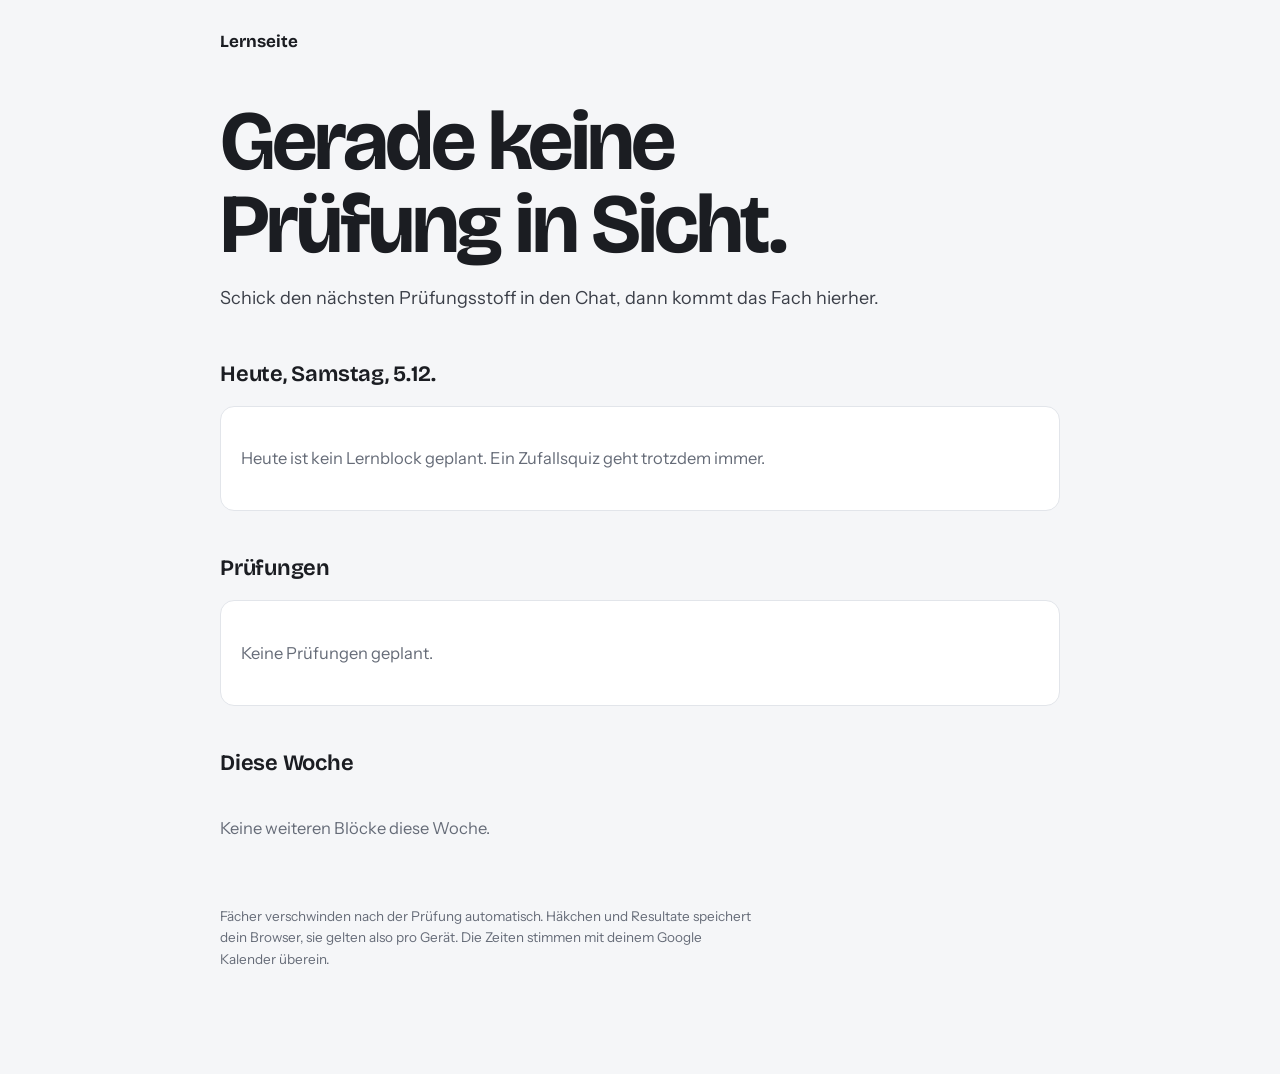
<file: index.html>
<!DOCTYPE html>
<html lang="de-CH">
<head>
<meta charset="utf-8">
<meta name="viewport" content="width=device-width, initial-scale=1">
<title>Lernseite</title>
<link rel="preconnect" href="https://fonts.googleapis.com"><link rel="preconnect" href="https://fonts.gstatic.com" crossorigin>
<link href="https://fonts.googleapis.com/css2?family=Bricolage+Grotesque:opsz,wght@12..96,500..800&family=Instrument+Sans:wght@400;500;600&display=swap" rel="stylesheet">
<link rel="stylesheet" href="theme.css">
<style>
*{box-sizing:border-box}
body{margin:0}
main{max-width:880px;margin:0 auto;padding:28px 20px 90px}
.brand{font-family:var(--display);font-weight:700;font-size:17px;display:flex;gap:6px;align-items:center;margin-bottom:46px}
.brand i{width:9px;height:9px;border-radius:50%;display:inline-block}
.headline{font-family:var(--display);font-weight:700;font-size:clamp(40px,8.5vw,84px);line-height:.98;letter-spacing:-.035em;margin:0 0 18px;max-width:14ch}
.headline em{font-style:normal;color:var(--next)}
.sub{font-size:18px;color:#3B3F48;margin:0 0 44px;max-width:56ch}
h2{font-family:var(--display);font-size:22px;font-weight:650;margin:40px 0 14px;letter-spacing:-.01em}
.panel{background:var(--surface);border:1px solid var(--line);border-radius:14px;padding:4px 20px}
.slot{display:grid;grid-template-columns:104px 1fr auto;gap:14px;align-items:center;padding:14px 0;border-bottom:1px solid #EFF1F4}
.slot:last-child{border-bottom:none}
.slot .t{font-family:var(--display);font-weight:600;font-size:16px;font-variant-numeric:tabular-nums}
.slot .w{display:flex;align-items:baseline;gap:10px}
.slot .d{width:9px;height:9px;border-radius:50%;flex:none;transform:translateY(-1px)}
.slot .f{font-size:13px;color:var(--mute)}
.slot.done{opacity:.45}
.slot.live .t::after{content:"jetzt";display:inline-block;margin-left:8px;font-family:var(--text);font-size:11.5px;font-weight:600;color:#fff;background:var(--ink);border-radius:10px;padding:1px 7px;vertical-align:2px}
.start{font-size:14px;font-weight:600;text-decoration:none;color:var(--ink);border:1px solid var(--line);border-radius:8px;padding:6px 12px;white-space:nowrap}
.start:hover{border-color:var(--ink)}
.exam{display:grid;grid-template-columns:1fr auto;gap:18px;align-items:center;padding:20px 0 20px 18px;border-bottom:1px solid #EFF1F4;text-decoration:none;color:var(--ink);position:relative}
.exam:last-child{border-bottom:none}
.exam::before{content:"";position:absolute;left:0;top:20px;bottom:20px;width:3px;border-radius:3px;background:var(--c)}
.exam .n{font-family:var(--display);font-size:22px;font-weight:650;letter-spacing:-.01em}
.exam .m{font-size:14.5px;color:var(--mute);margin-top:2px}
.exam .pr{display:flex;align-items:center;gap:10px;margin-top:10px;font-size:13px;color:var(--mute)}
.exam .pr span{flex:0 1 220px;height:5px;border-radius:5px;background:var(--line);overflow:hidden}
.exam .pr span b{display:block;height:5px;background:var(--c);border-radius:5px}
.exam .cd{text-align:right;font-family:var(--display);line-height:1}
.exam .cd b{display:block;font-size:56px;font-weight:700;letter-spacing:-.04em;color:var(--c)}
.exam .cd small{font-family:var(--text);font-size:13px;color:var(--mute)}
.exam:hover .n{text-decoration:underline;text-decoration-thickness:2px;text-underline-offset:4px;text-decoration-color:var(--c)}
.dayh{margin:22px 0 6px;font-family:var(--display);font-weight:650;font-size:16px}
.empty{padding:18px 0;color:var(--mute)}
.foot{margin-top:46px;font-size:13.5px;color:var(--mute);max-width:60ch}
@media (max-width:600px){
  .brand{margin-bottom:30px}
  .slot{grid-template-columns:78px 1fr;row-gap:6px}
  .slot .start{grid-column:2;justify-self:start}
  .exam .cd b{font-size:42px}
}
</style>
</head>
<body>
<main>
<div class="brand" id="brand">Lernseite</div>
<h1 class="headline" id="hl"></h1>
<p class="sub" id="sub"></p>

<h2 id="todayH">Heute</h2>
<div class="panel" id="today"></div>

<h2>Prüfungen</h2>
<div class="panel" id="exams"></div>

<h2>Diese Woche</h2>
<div id="week"></div>

<p class="foot">Fächer verschwinden nach der Prüfung automatisch. Häkchen und Resultate speichert dein Browser, sie gelten also pro Gerät. Die Zeiten stimmen mit deinem Google Kalender überein.</p>
</main>
<script>
const SUBJECTS = [
 {key:"fr", name:"Französisch", file:"franz.html", date:"2026-11-24", when:"Di 24.11.", desc:"Présent, Subjonctif, Passé composé, Imparfait, Plus-que-parfait, Futur", c:"#2F5BD3", store:"frhs26_"},
 {key:"ef", name:"EF Sport", file:"ef.html", date:"2026-11-25", when:"Mi 25.11.", desc:"Energiebereitstellung und motorische Fähigkeiten, 60 min schriftlich", c:"#0E9F6E", store:"efsport_"},
 {key:"ma", name:"Mathe mündlich", file:"mathe.html", date:"2026-11-25", when:"Mi 25.11.", desc:"Differentialrechnung 2 bis 4 und Stochastik 2, 15 min ohne Hilfsmittel", c:"#7048E8", store:"mamue_"}
];
// [Datum, Start, Ende, Fach, Inhalt]
const BLOCKS = [
 ["2026-11-18","19:30","20:15","ef","Energiebereitstellung"],
 ["2026-11-18","20:30","21:00","fr","Présent"],
 ["2026-11-19","08:00","09:00","ma","Start: die Ableitung"],
 ["2026-11-19","17:05","17:50","fr","Passé composé und Imparfait"],
 ["2026-11-19","19:30","20:30","ef","Laktat und Schwellen"],
 ["2026-11-20","08:30","10:30","ma","Im Zug: alle Ableitungsregeln"],
 ["2026-11-20","10:45","11:45","fr","Im Zug: PC oder Imparfait, Plus-que-parfait"],
 ["2026-11-20","12:00","13:00","ef","Im Zug: Ausdauer"],
 ["2026-11-20","13:15","13:45","ma","Im Zug: Karteikarten Mathe, danach Trainer Französisch"],
 ["2026-11-21","10:00","11:00","ef","Koordination und Schnelligkeit"],
 ["2026-11-21","11:15","12:15","fr","Futur"],
 ["2026-11-21","14:00","15:00","ma","sin, cos, e, ln"],
 ["2026-11-22","10:00","11:00","ef","Kraft und Beweglichkeit"],
 ["2026-11-22","11:15","12:15","fr","Subjonctif"],
 ["2026-11-22","14:00","15:00","ma","Stochastik"],
 ["2026-11-23","16:30","17:15","ma","Im Auto: Präsentationen und Prüferfragen"],
 ["2026-11-23","17:30","18:45","ef","Übungstag"],
 ["2026-11-23","19:15","20:15","fr","Generalprobe"],
 ["2026-11-24","07:15","07:30","fr","Merkblatt vor der Prüfung"],
 ["2026-11-24","17:30","19:00","ef","Generalprobe"],
 ["2026-11-24","19:15","20:15","ma","Generalprobe mündlich"],
 ["2026-11-25","07:00","07:15","ef","Merkblatt vor der Prüfung"],
 ["2026-11-25","07:15","07:35","ma","Merkblatt und Präsentation laut"]
];
const pad = n => String(n).padStart(2, "0");
const now = new Date();
const today = `${now.getFullYear()}-${pad(now.getMonth() + 1)}-${pad(now.getDate())}`;
const hm = `${pad(now.getHours())}:${pad(now.getMinutes())}`;
const days = d => Math.round((new Date(d + "T00:00:00") - new Date(today + "T00:00:00")) / 86400000);
const WD = ["Sonntag", "Montag", "Dienstag", "Mittwoch", "Donnerstag", "Freitag", "Samstag"];
const dayName = d => { const x = new Date(d + "T00:00:00"); return `${WD[x.getDay()]}, ${x.getDate()}.${x.getMonth() + 1}.`; };
const sub = k => SUBJECTS.find(s => s.key === k);
const pct = s => { try { const v = localStorage.getItem(s.store + "planpct"); return v === null ? 0 : +JSON.parse(v); } catch (e) { return 0; } };

const active = SUBJECTS.filter(s => s.date >= today).sort((a, b) => a.date.localeCompare(b.date));
document.getElementById("brand").innerHTML = active.map(s => `<i style="background:${s.c}"></i>`).join("") + " Lernseite";

// Headline
const hl = document.getElementById("hl"), sb = document.getElementById("sub");
if (!active.length) { hl.textContent = "Gerade keine Prüfung in Sicht."; sb.textContent = "Schick den nächsten Prüfungsstoff in den Chat, dann kommt das Fach hierher."; }
else { const n = active[0], d = days(n.date); document.documentElement.style.setProperty("--next", n.c);
  hl.innerHTML = d === 0 ? `Heute ist <em>${n.name}</em>.` : d === 1 ? `Morgen ist <em>${n.name}</em>.` : `Noch ${d} Tage bis <em>${n.name}</em>.`;
  const rest = active.slice(1); sb.textContent = rest.length ? `Danach ${rest.map(s => `${s.name} am ${s.when.replace(/\.$/, "")}`).join(" und ")}.` : "Das ist die letzte Prüfung in dieser Runde."; }

// Blöcke
const relevant = BLOCKS.filter(b => active.some(s => s.key === b[3]));
const slot = b => { const s = sub(b[3]); const st = b[0] < today || (b[0] === today && b[2] <= hm) ? "done" : (b[0] === today && b[1] <= hm && hm < b[2]) ? "live" : "";
  return `<div class="slot ${st}"><div class="t">${b[1]}</div><div><div class="w"><i class="d" style="background:${s.c}"></i><div><div>${b[4]}</div><div class="f">${s.name}, bis ${b[2]}</div></div></div></div><a class="start" href="${s.file}">Öffnen</a></div>`; };
const tb = relevant.filter(b => b[0] === today);
document.getElementById("today").innerHTML = tb.length ? tb.map(slot).join("") : `<p class="empty">Heute ist kein Lernblock geplant. Ein Zufallsquiz geht trotzdem immer.</p>`;
document.getElementById("todayH").textContent = `Heute, ${dayName(today)}`;

// Prüfungen
document.getElementById("exams").innerHTML = active.length ? active.map(s => { const d = days(s.date), p = pct(s);
  return `<a class="exam" href="${s.file}" style="--c:${s.c}"><div><div class="n">${s.name}</div><div class="m">${s.when}, ${s.desc}</div><div class="pr"><span><b style="width:${p}%"></b></span>${p} % vom Lernplan erledigt</div></div><div class="cd"><b>${d}</b><small>${d === 0 ? "heute" : d === 1 ? "Tag" : "Tage"}</small></div></a>`; }).join("") : `<p class="empty">Keine Prüfungen geplant.</p>`;

// Woche
const future = relevant.filter(b => b[0] > today);
const byDay = {}; future.forEach(b => (byDay[b[0]] = byDay[b[0]] || []).push(b));
document.getElementById("week").innerHTML = Object.keys(byDay).length ? Object.keys(byDay).sort().map(d => `<div class="dayh">${dayName(d)}</div><div class="panel">${byDay[d].map(slot).join("")}</div>`).join("") : `<p class="empty">Keine weiteren Blöcke diese Woche.</p>`;
</script>
</body>
</html>
</file>
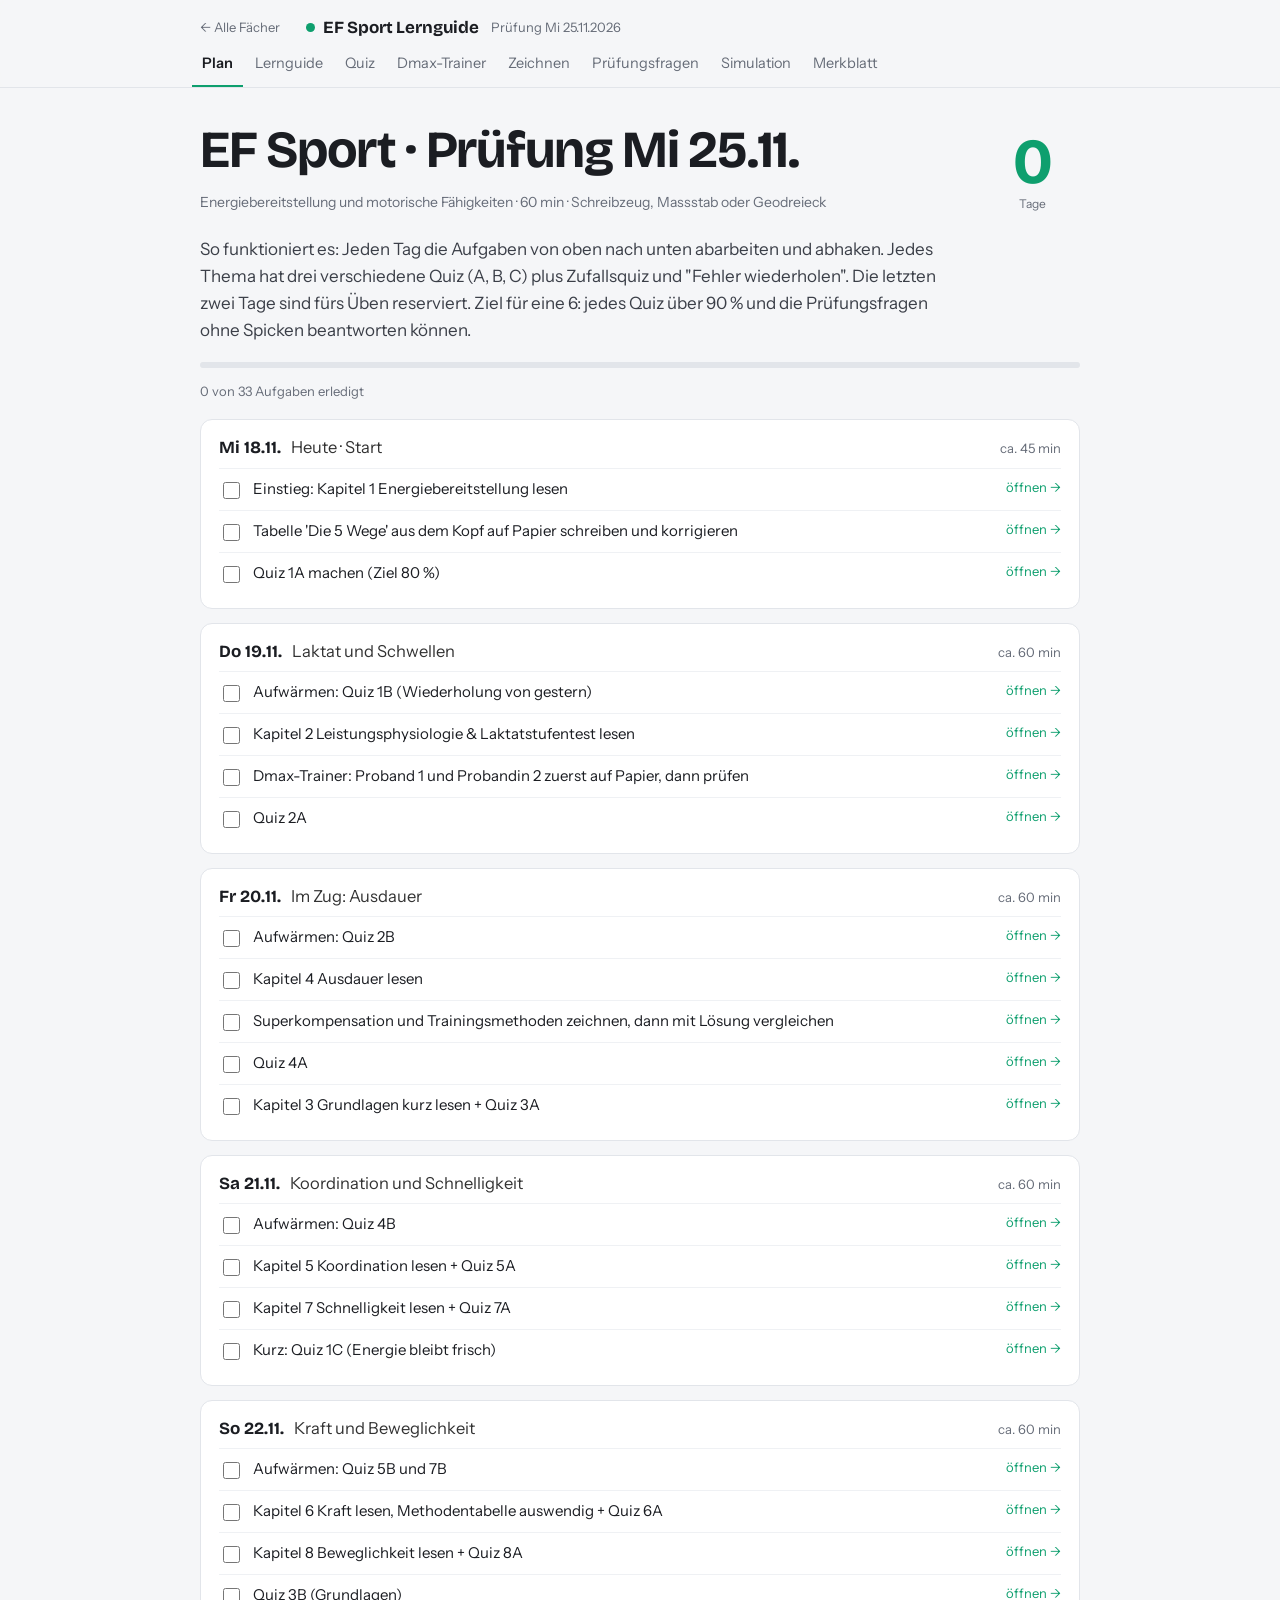
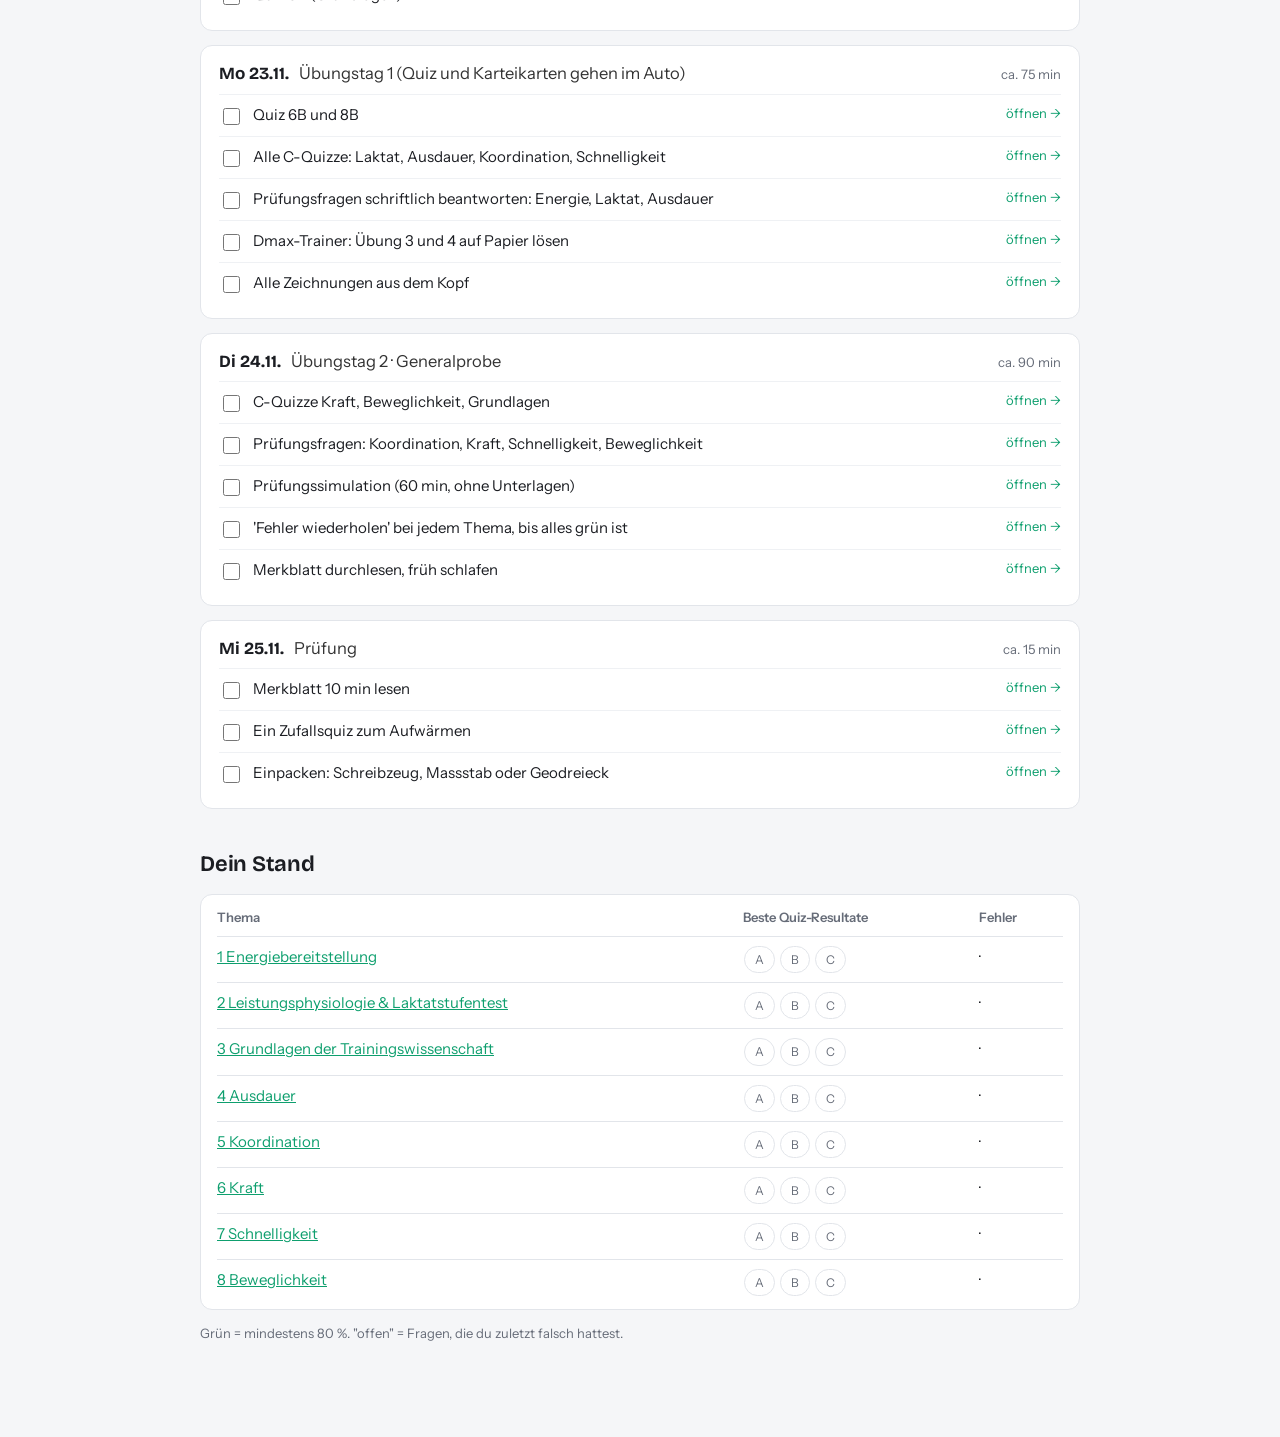
<file: ef.html>
<!DOCTYPE html>
<html lang="de-CH">
<head>
<meta charset="utf-8">
<meta name="viewport" content="width=device-width, initial-scale=1">
<title>EF Sport Lernguide · Prüfung 25.11.</title>
<style>
:root{--ink:#161616;--mute:#6b6b6b;--line:#e4e4e4;--soft:#f7f7f5;--acc:#1f4fa3;--ok:#1d7a3e;--no:#b3261e;}
*{box-sizing:border-box}
body{margin:0;font:16px/1.55 -apple-system,BlinkMacSystemFont,"Segoe UI",Helvetica,Arial,sans-serif;color:var(--ink);background:#fff}
header{position:sticky;top:0;background:#fff;border-bottom:1px solid var(--line);z-index:5}
.top{max-width:920px;margin:0 auto;padding:10px 20px 0;display:flex;align-items:baseline;gap:12px}
.top b{font-size:15px;letter-spacing:.02em}
.top span{color:var(--mute);font-size:13px}
#nav{max-width:920px;margin:0 auto;padding:0 12px;display:flex;gap:2px;overflow-x:auto;scrollbar-width:none}
#nav::-webkit-scrollbar{display:none}
#nav a{padding:10px 10px 9px;color:var(--mute);text-decoration:none;font-size:14px;white-space:nowrap;border-bottom:2px solid transparent}
#nav a.on{color:var(--ink);border-bottom-color:var(--ink)}
main{max-width:920px;margin:0 auto;padding:24px 20px 80px}
h1{font-size:28px;line-height:1.2;margin:8px 0 10px;letter-spacing:-.01em}
h2{font-size:19px;margin:30px 0 10px}
h3{font-size:16px;margin:26px 0 8px;padding-top:14px;border-top:1px solid var(--line)}
a{color:var(--acc)}
.lead{color:#333;max-width:720px}
.small{font-size:13px;color:var(--mute)}
.crumb{font-size:13px;color:var(--mute);margin:0}
.crumb a{color:var(--mute)}
.hero{display:flex;justify-content:space-between;align-items:center;gap:20px;border-bottom:1px solid var(--line);padding-bottom:14px}
.hero p{margin:0;color:var(--mute);font-size:14px}
.count{text-align:center;font-size:12px;color:var(--mute);min-width:70px}
.count span{display:block;font-size:40px;font-weight:700;color:var(--ink);line-height:1}
.bar{height:3px;background:var(--line);margin:14px 0 4px}
.bar div{height:3px;background:var(--ink);transition:width .3s}
.days{display:grid;gap:12px;margin-top:18px}
.day{border:1px solid var(--line);padding:12px 14px}
.dh{display:flex;gap:10px;align-items:baseline;margin-bottom:6px;flex-wrap:wrap}
.dh span{color:#333}
.dh em{margin-left:auto;font-style:normal;font-size:13px;color:var(--mute)}
.task{display:flex;gap:10px;align-items:flex-start;padding:6px 0;border-top:1px solid #f0f0f0;font-size:15px;cursor:pointer}
.task input{margin-top:5px;accent-color:var(--ink)}
.task span{flex:1}
.task input:checked+span{color:var(--mute);text-decoration:line-through}
.go{font-size:13px;white-space:nowrap;text-decoration:none}
table{border-collapse:collapse;width:100%;font-size:14.5px;margin:8px 0}
th,td{border-bottom:1px solid var(--line);padding:8px 10px 8px 0;text-align:left;vertical-align:top}
th{font-weight:600;font-size:13px;color:var(--mute)}
.tw{overflow-x:auto}
table.data td,table.data th{padding:6px 10px;white-space:nowrap;text-align:center}
table.data th{text-align:left}
.pill{display:inline-block;font-size:12px;padding:2px 8px;border:1px solid var(--line);border-radius:20px;text-decoration:none;color:var(--mute);margin:1px}
.pill.good,.btn.good{border-color:var(--ok);color:var(--ok)}
.pill.bad,.btn.bad{border-color:var(--no);color:var(--no)}
.btn{display:inline-block;font:inherit;font-size:14px;padding:8px 14px;border:1px solid var(--ink);background:var(--ink);color:#fff;text-decoration:none;cursor:pointer;margin:3px 4px 3px 0;border-radius:3px}
.btn.ghost,.btn.sm,.btn.good,.btn.bad{background:#fff;color:var(--ink)}
.btn.sm{font-size:13px;padding:5px 10px;border-color:var(--line)}
.btn.sm.on{background:var(--ink);color:#fff}
.btns{white-space:nowrap}
.list .row{display:flex;gap:12px;padding:13px 2px;border-bottom:1px solid var(--line);text-decoration:none;color:var(--ink);align-items:center}
.list .row b{width:22px;color:var(--mute)}
.list .row .go{margin-left:auto}
.tag{font-size:11px;color:var(--mute);border:1px solid var(--line);padding:1px 6px;border-radius:10px}
.how{border-left:2px solid var(--ink);padding:4px 0 4px 14px;margin:14px 0;font-size:15px}
.how ol{margin:6px 0 0;padding-left:20px}
.note{font-size:14px;color:var(--mute);border:1px solid var(--line);padding:10px 12px;margin:10px 0}
.formula{font-family:Georgia,serif;font-size:17px;padding:6px 0}
.chapter ul,.chapter ol{padding-left:20px}
.chapter li{margin:3px 0}
.after{margin-top:30px;padding-top:16px;border-top:1px solid var(--ink)}
.after b{display:block;margin-bottom:8px}
.pn{display:flex;justify-content:space-between;margin-top:26px;font-size:14px}
.qhead{display:flex;justify-content:space-between;font-size:13px;color:var(--mute);margin-top:10px}
.qcard h2{font-size:20px;margin:22px 0 14px;line-height:1.35}
.opts{display:grid;gap:8px}
.opt{display:flex;gap:12px;align-items:flex-start;text-align:left;font:inherit;font-size:15.5px;background:#fff;border:1px solid var(--line);padding:12px 14px;cursor:pointer;border-radius:3px;color:var(--ink)}
.opt:hover{border-color:#999}
.opt span{font-size:12px;color:var(--mute);border:1px solid var(--line);border-radius:50%;width:22px;height:22px;flex:none;display:flex;align-items:center;justify-content:center;margin-top:1px}
.opt.right{border-color:var(--ok);box-shadow:inset 3px 0 0 var(--ok)}
.opt.wrong{border-color:var(--no);box-shadow:inset 3px 0 0 var(--no)}
.fb{margin:14px 0;padding:10px 14px;border:1px solid var(--line);font-size:15px}
.fb.y b,.y{color:var(--ok)}
.fb.n b,.n{color:var(--no)}
.rev{border-top:1px solid var(--line);padding:10px 0;font-size:14.5px}
.tabs{display:flex;flex-wrap:wrap;gap:6px;margin:12px 0}
.tabs a{font-size:13px;padding:5px 10px;border:1px solid var(--line);border-radius:20px;text-decoration:none;color:var(--mute)}
.tabs a.on{border-color:var(--ink);color:var(--ink)}
svg{width:100%;height:auto;display:block}
.chart{max-width:640px;border:1px solid var(--line);margin:12px 0}
.ax{stroke:#222;stroke-width:1.2}
.grid{stroke:#eee;stroke-width:1}
.lb{font-size:11px;fill:#555;font-family:inherit}
.dash{stroke:#888;stroke-dasharray:4 4;stroke-width:1}
.c1{stroke:#b3261e;fill:none;stroke-width:2}
.c2{stroke:#1d7a3e;fill:none;stroke-width:2}
.c3{stroke:#1f4fa3;fill:none;stroke-width:2}
.c4{stroke:#2e9e5b;fill:none;stroke-width:2}
.c5{stroke:#222;fill:none;stroke-width:2}
.pt{fill:#1f4fa3}
.mark{fill:none;stroke:#161616;stroke-width:2}
rect.blk{fill:#d9d9d4;stroke:#999}
.guess{display:flex;flex-wrap:wrap;gap:12px;align-items:flex-end;margin:10px 0}
.guess label{font-size:13px;color:var(--mute);display:flex;flex-direction:column;gap:4px}
.guess input{font:inherit;padding:7px 9px;border:1px solid var(--line);width:130px}
.drawcard{border-top:1px solid var(--line);padding:14px 0}
.drawcard h2{font-size:17px;margin:0 0 6px}
.sol{margin-top:10px}
.sol svg{max-width:520px;border:1px solid var(--line)}
.state{font-size:12px;margin-left:8px}
.state.y{color:var(--ok)}.state.n{color:var(--no)}
.simq{border-top:1px solid var(--line);padding:12px 0}
.sopt{display:block;padding:4px 0 4px 4px;font-size:15px;cursor:pointer}
.timer{position:sticky;top:90px;float:right;font-variant-numeric:tabular-nums;border:1px solid var(--ink);padding:4px 10px;background:#fff;font-size:15px}
@media (max-width:600px){h1{font-size:24px}main{padding:18px 16px 70px}.count span{font-size:32px}.btns{white-space:normal}th,td{padding:7px 8px 7px 0}}
.home{font-size:13px;text-decoration:none;margin-right:6px}
</style>
<link rel="preconnect" href="https://fonts.googleapis.com"><link rel="preconnect" href="https://fonts.gstatic.com" crossorigin><link href="https://fonts.googleapis.com/css2?family=Bricolage+Grotesque:opsz,wght@12..96,500..800&family=Instrument+Sans:wght@400;500;600&display=swap" rel="stylesheet"><link rel="stylesheet" href="theme.css"><style>:root{--acc:#0E9F6E}</style></head>
<body>
<header><div class="top"><a class="home" href="index.html">← Alle Fächer</a><b>EF Sport Lernguide</b><span>Prüfung Mi 25.11.2026</span></div><nav id="nav"></nav></header>
<main id="app"></main>
<script>
const TOPICS = [
{id:"e", n:1, title:"Energiebereitstellung", short:"Energie"},
{id:"l", n:2, title:"Leistungsphysiologie & Laktatstufentest", short:"Laktat"},
{id:"g", n:3, title:"Grundlagen der Trainingswissenschaft", short:"Grundlagen"},
{id:"a", n:4, title:"Ausdauer", short:"Ausdauer"},
{id:"k", n:5, title:"Koordination", short:"Koordination"},
{id:"f", n:6, title:"Kraft", short:"Kraft"},
{id:"s", n:7, title:"Schnelligkeit", short:"Schnelligkeit"},
{id:"b", n:8, title:"Beweglichkeit", short:"Beweglichkeit"}
];

const CHAPTERS = {
e: `
<div class="how"><b>So lernst du dieses Kapitel (ca. 30 min)</b>
<ol><li>Lies das Kapitel einmal ganz durch.</li>
<li>Schliess die Seite und schreib die Tabelle "Die 5 Wege" aus dem Kopf auf ein Blatt: Weg, Art, Reaktion, Dauer, ATP.</li>
<li>Vergleiche mit der Tabelle und korrigiere mit Rot.</li>
<li>Mach Quiz A. Unter 80 %: Fehler nachlesen und Quiz A nochmals.</li></ol></div>

<h3>ATP und Resynthese</h3>
<p>ATP (Adenosintriphosphat) ist die Energiewährung des Körpers. Jede Muskelkontraktion braucht ATP.</p>
<p class="formula">ATP ⇌ ADP + P + Energie</p>
<p>Der Muskel speichert nur wenig ATP (ca. 6 mmol/kg). Das reicht bei maximaler Belastung für 2-3 Sekunden, also 3-4 Kontraktionen. Darum muss ATP laufend neu gebildet werden (Resynthese). Die Energie dafür kommt aus Kohlenhydraten, Fetten und sehr wenig aus Proteinen.</p>
<p><b>Begriffe:</b> anaerob = ohne Sauerstoff, aerob = mit Sauerstoff, alaktazid = ohne Laktatbildung, laktazid = mit Laktatbildung.</p>

<h3>Die 5 Wege</h3>
<div class="tw"><table>
<tr><th>Weg</th><th>Art</th><th>Reaktion</th><th>Dauer</th><th>Merkmale</th></tr>
<tr><td>ATP-Speicher</td><td>anaerob alaktazid</td><td>ATP → ADP + P + Energie</td><td>2-3 s</td><td>sofort da, sehr klein</td></tr>
<tr><td>Kreatinphosphat (KrP)</td><td>anaerob alaktazid</td><td>KrP + ADP ⇌ Kreatin + ATP (Kreatinkinase)</td><td>bis ca. 10 s</td><td>Speicher ca. 20 mmol/kg, nach 5-8 min wieder voll; Training und Kreatin vergrössern ihn</td></tr>
<tr><td>Anaerobe Glykolyse</td><td>anaerob laktazid</td><td>Glykogen → Laktat + Energie</td><td>ca. 45-90 s</td><td>1 Glukose = <b>2 ATP</b>, schnell aber wenig ergiebig</td></tr>
<tr><td>Aerobe Glykolyse</td><td>aerob</td><td>Glukose + O₂</td><td>bis ca. 90 min</td><td>1 Glukose = <b>30-32 ATP</b>; braucht ca. 2 min, bis Atmung und Kreislauf angepasst sind</td></tr>
<tr><td>Fettsäureoxidation</td><td>aerob</td><td>Fettsäuren + O₂</td><td>Stunden bis Tage</td><td>grösster Speicher, aber langsamste ATP-Bildung</td></tr>
</table></div>
<p>Proteine liefern nur einen sehr kleinen Anteil, vor allem bei extrem langen Belastungen. Glykogen ist die Speicherform von Glukose in Muskel und Leber.</p>

<h3>Intensität und Dauer</h3>
<p>Je höher die Intensität, desto schneller muss ATP gebildet werden (ATP-Bildungsrate). Das schaffen nur KrP und anaerobe Glykolyse. Je länger die Belastung, desto grösser der aerobe Anteil, zuerst Glukose, dann Fett. Die Systeme laufen nie allein, sie überlappen sich.</p>
<p><b>Reihenfolge merken:</b> KrP → anaerobe Glykolyse → aerober Glukoseabbau → Fettoxidation. Nach rechts sinkt die Intensität und die mögliche Dauer steigt.</p>
<p>Übersicht: anaerob alaktazid (ATP, KrP) bis ca. 10 s · anaerob laktazid (anaerobe Glykolyse) bis ca. 90 s · aerobe Glykolyse bis ca. 90 min · Fettverbrennung mehrere Stunden.</p>

<h3>Laktat und metabolische Azidose</h3>
<ul>
<li><b>Entstehung:</b> In einem Schritt der Glykolyse wird ein H⁺-Ion abgegeben. Ohne genug Sauerstoff geht das nicht regulär, also wird H⁺ auf Pyruvat übertragen. So entsteht Laktat.</li>
<li><b>Kein Abfallprodukt:</b> Herz, Leber und unbelastete Muskulatur bauen Laktat ab und wandeln es in Glukose oder Energie um. Es ist auch ein Signalmolekül.</li>
<li><b>Nutzen:</b> Laktat zeigt die Ausdauerleistungsfähigkeit (anaerobe Schwelle im Laktatstufentest).</li>
<li><b>H⁺-Ionen</b> entstehen bei jeder ATP-Hydrolyse. Unter anaeroben Bedingungen werden sie weniger abgebaut und sammeln sich an.</li>
<li><b>Metabolische Azidose:</b> H⁺ häuft sich an, der pH sinkt (Übersäuerung), die Muskelkontraktion wird gehemmt → Leistungsabbruch.</li>
</ul>

<h3>Verknüpfung mit Sportarten</h3>
<div class="tw"><table>
<tr><th>Strecke</th><th>ATP/KrP %</th><th>anaerob laktazid %</th><th>aerob %</th></tr>
<tr><td>100 m</td><td>25</td><td>70</td><td>unter 5</td></tr>
<tr><td>200 m</td><td>15</td><td>60</td><td>25</td></tr>
<tr><td>400 m</td><td>12</td><td>43</td><td>45</td></tr>
<tr><td>800 m</td><td>10</td><td>30</td><td>60</td></tr>
<tr><td>1500 m</td><td>8</td><td>20</td><td>72</td></tr>
<tr><td>5000 m</td><td>4</td><td>10</td><td>86</td></tr>
<tr><td>Marathon</td><td>0</td><td>5-2</td><td>95-98</td></tr>
</table></div>
<p>Achtung: Laut Tabelle ist schon beim 100-m-Lauf der grösste Anteil anaerob laktazid (70 %). KrP dominiert bei ganz kurzen Belastungen unter ca. 10 s mit einzelnen Aktionen: Start, Sprung, Wurf, Kugelstossen, Gewichtheben.</p>
<p>Bei den Lauf-Weltrekorden sinkt die Geschwindigkeit mit der Distanz. Die Knicke zeigen den Wechsel von KrP (bis ca. 200 m) zur anaeroben Glykolyse (bis ca. 800 m) zur aeroben Glykolyse.</p>
<p><b>Begründen:</b> 400 m und 200 m Crawl = viel anaerobe Glykolyse (45-90 s, sehr intensiv). Marathon, Langlauf = aerob. Fussball = Mischform: aerobe Grundlage für 90 min plus KrP und anaerobe Glykolyse für Sprints und Zweikämpfe.</p>
`,

l: `
<div class="how"><b>So lernst du dieses Kapitel (ca. 45 min)</b>
<ol><li>Lies Schwellenkonzept und Laktatstufentest.</li>
<li>Schreib die Laktatwerte (Ruhe, AS, ANS, Ausbelastung) und je 4 Ausbelastungs- und Abbruchkriterien aus dem Kopf auf.</li>
<li>Geh in den <a href="#" data-go="dmax">Dmax-Trainer</a> und mach Proband 1 und Probandin 2 selbst, zuerst auf Papier mit Lineal.</li>
<li>Mach Quiz A.</li></ol></div>

<h3>Leistungsphysiologie</h3>
<p>Teil der Sportphysiologie: Wie wirken Herz-Kreislauf, Atmung, Muskulatur und Stoffwechsel bei Belastung zusammen und wie passen sie sich durch Training an? Ziel: diese Prozesse messbar machen (Leistungsdiagnostik) und daraus Trainingsempfehlungen ableiten.</p>
<p><b>Parameter</b> sind messbare Kenngrössen, z.B. Herzfrequenz, Schlagvolumen, VO₂max, Laktat.</p>
<div class="tw"><table>
<tr><th>Parameter</th><th>Bedeutung</th></tr>
<tr><td>Aerobe Leistungsfähigkeit (aerobic power)</td><td>maximale Intensität ohne Laktatakkumulation</td></tr>
<tr><td>Aerobe Kapazität (Ermüdungsresistenz)</td><td>eine Leistung im Bereich der anaeroben Schwelle lange halten</td></tr>
<tr><td>Anaerobe Leistungsfähigkeit</td><td>maximale Intensität mit extremer anaerober Energiebereitstellung, ohne Rücksicht auf Laktat und Sauerstoffdefizit</td></tr>
<tr><td>Anaerobe Kapazität (Laktattoleranz, Stehvermögen)</td><td>die Folgen der anaeroben Energiebereitstellung länger ertragen</td></tr>
<tr><td>VO₂max</td><td>maximale Sauerstoffaufnahme pro Minute</td></tr>
</table></div>

<h3>Schwellenkonzept und Laktatwerte</h3>
<div class="tw"><table>
<tr><th>Punkt</th><th>Laktat</th><th>Bedeutung</th></tr>
<tr><td>Ruhelaktat</td><td>0.7-1.8 mmol/l</td><td>in Ruhe</td></tr>
<tr><td>Aerobe Schwelle (AS)</td><td>ca. 2 mmol/l</td><td>höchste Belastung, bei der Laktat noch fast dem Ruhewert entspricht; erster Anstieg (0.3-0.4 mmol/l zwischen zwei Messungen); bis hier v.a. aerob</td></tr>
<tr><td>Laktat Steady State</td><td>ca. 2-4 mmol/l</td><td>Laktat wird laufend abgebaut, Gleichgewicht</td></tr>
<tr><td>Anaerobe Schwelle (ANS) = maxLSS</td><td>ca. 4 mmol/l (individuell 2.3-6.8)</td><td>höchste Belastung mit Gleichgewicht von Laktatbildung und Laktatabbau; danach exponentieller Anstieg</td></tr>
<tr><td>Ausbelastung</td><td>über 8 mmol/l</td><td>Kriterium im Test</td></tr>
<tr><td>Abbruch bei Trainierten</td><td>bis über 20 mmol/l</td><td>je nach Trainingszustand</td></tr>
</table></div>
<p>Bei leichter Aktivität (auslaufen) wird Laktat deutlich schneller abgebaut als in Ruhe.</p>
<p><b>Schwellen erkennen:</b> AS = dort, wo die flache Kurve zum ersten Mal ansteigt. ANS = dort, wo die Kurve steil (exponentiell) wird. Senkrecht nach unten liest du die Leistung ab, auf der HF-Kurve die Herzfrequenz.</p>

<h3>Einfluss von Training</h3>
<p>Ausdauertraining verschiebt die Laktatkurve nach <b>rechts</b>: Bei gleicher Leistung weniger Laktat und tiefere HF.</p>
<ul>
<li><b>Lockeres Training (Zone 1, GA1):</b> Schlagvolumen ↑, Ruhe-HF ↓, mehr Kapillaren und Mitochondrien, besserer Fettstoffwechsel → aerobe Schwelle nach oben.</li>
<li><b>Training an der ANS (Zone 2, GA2):</b> mehr Säuretoleranz und Pufferkapazität → anaerobe Schwelle nach oben.</li>
<li><b>Training über der ANS (Zone 3):</b> VO₂max ↑, maximales Herzminutenvolumen, bessere anaerobe Kapazität und Säuretoleranz.</li>
</ul>

<h3>Ausdauerdiagnostik (Pyramide)</h3>
<p>Von genau und teuer zu einfach und billig: VO₂-Messung (Spiroergometrie) → Laktatmessung (Stufentest) → Herzfrequenzmessung (Conconi-Test) → Zeit- oder Distanzmessung (12-min-Lauf).</p>

<h3>Laktatstufentest</h3>
<div class="tw"><table>
<tr><td><b>Ziel</b></td><td>anaerobe Schwelle über Blutlaktat bestimmen; aerobe Ausdauerleistungsfähigkeit bestimmen</td></tr>
<tr><td><b>Nutzen</b></td><td>Trainingsbereiche aus Laktat und Herzfrequenz ableiten</td></tr>
<tr><td><b>Aufbau</b></td><td>Maximaltest: alle 3 min +30 W (Velo) oder +1.2 km/h (Laufband) bis zur Ausbelastung</td></tr>
<tr><td><b>Vorgehen</b></td><td>Blutlaktat am Ohrläppchen oder Finger, vor, während und nach der Belastung</td></tr>
<tr><td><b>Messgrössen</b></td><td>Leistung (W oder km/h), Laktat (mmol/l), Herzfrequenz, Borg (6-20)</td></tr>
</table></div>
<p><b>Ablauf Velo:</b> in Ruhe Laktat, HF, Borg messen → 5 min locker einfahren → messen → am Ende jeder Stufe (ca. 15 s vor Stufenende) Laktat, HF, Borg → Abbruch bei maximaler Erschöpfung (aufhören zu treten oder Kadenz unter 70), sofort messen → nach 3 min Erholung nochmals messen.</p>
<p>Stufendauer 3 min, keine Pause, +30 W, Kadenz sinnvoll 80-100 U/min. Testperson: bereit für All-out, 48 h vorher keine maximale Belastung, gewohnte Ernährung, PAR-Q-Fragebogen, Zustimmung zu Blut- und HF-Messung.</p>

<h3>Ausbelastungs- und Abbruchkriterien</h3>
<p>Ausbelastungskriterien zeigen, dass der Test wirklich maximal war (gültig). Abbruchkriterien sind Gründe, aus Sicherheitsgründen zu stoppen.</p>
<div class="tw"><table>
<tr><th>Ausbelastungskriterien</th><th>Abbruchkriterien</th></tr>
<tr><td>maximale HF erreicht (bekannt oder berechnet)</td><td>subjektive Erschöpfung</td></tr>
<tr><td>Borg ≥ 18</td><td>Angina pectoris (Engegefühl in der Brust)</td></tr>
<tr><td>Laktat über 8 mmol/l</td><td>zunehmende Atemnot</td></tr>
<tr><td>Eindruck der Testleitung</td><td>Schwindel, motorische Unsicherheit, Unwohlsein, Übelkeit</td></tr>
</table></div>

<h3>Modifizierte Dmax-Methode</h3>
<ol>
<li>Laktat (y) gegen Leistung (x) eintragen und zur Kurve verbinden.</li>
<li><b>Aerobe Schwelle:</b> der Messpunkt <b>vor</b> dem ersten Laktatanstieg von mehr als 0.4 mmol/l.</li>
<li>Gerade von der AS zum letzten Messpunkt ziehen.</li>
<li><b>Anaerobe Schwelle:</b> Punkt auf der Kurve mit dem grössten senkrechten Abstand zu dieser Geraden (Geodreieck rechtwinklig an die Gerade legen und verschieben).</li>
<li>Bei beiden Schwellen Leistung und Herzfrequenz ablesen.</li>
</ol>
<p><b>Beispiele aus dem Unterricht:</b> Proband 1: AS 190 W (HF 155, 1.9 mmol/l), ANS 260 W (HF 179, 3.6 mmol/l). Probandin 2: AS 130 W (HF 155, 2.1 mmol/l), ANS 177 W (HF 171, 4.3 mmol/l).</p>

<h3>Trainingsempfehlungen ableiten (Proband 1)</h3>
<div class="tw"><table>
<tr><th>Bereich</th><th>Leistung</th><th>HF</th></tr>
<tr><td>Regeneration</td><td>unter 150 W</td><td>unter 135</td></tr>
<tr><td>Grundlage (GA1)</td><td>150-190 W</td><td>135-155</td></tr>
<tr><td>Entwicklung (GA2)</td><td>195-245 W</td><td>156-174</td></tr>
<tr><td>Schwelle</td><td>250-270 W</td><td>175-182</td></tr>
<tr><td>Intensiv</td><td>über 275 W</td><td>über 183</td></tr>
</table></div>
<p>Empfehlung 80 % locker, 20 % intensiv: 2 × Grundlage 45-90 min bei HF 135-155 (sprechen möglich), 1 × Intervalle (3 × 8-10 min bei 250-265 W oder 4 × 4 min bei 280-300 W). GA2 nicht zum Standardtempo machen. Beim Laufen ist die HF ca. 5-10 Schläge höher als auf dem Velo.</p>
<p><b>Begründung:</b> Unter der AS v.a. aerob, kein Laktatanstieg, Grundlage wird trainiert. Über der ANS kein Gleichgewicht mehr, Laktat und H⁺ häufen sich an (Azidose), darum nur kurze Intervalle mit Pausen.</p>

<h3>Spiroergometrie (nicht in den Folien, ergänzt)</h3>
<p>Stufentest auf Velo oder Laufband bis zur Ausbelastung mit Atemmaske. Misst Sauerstoffaufnahme (VO₂max), CO₂-Abgabe, Atemminutenvolumen, HF und Leistung. Genaueste, aber teuerste Diagnostik (Exkursion Balgrist).</p>
`,

g: `
<div class="note">Zu diesem Thema gab es keine Folien in deinen Unterlagen. Inhalt aus dem Standardstoff (Hegner), Teile stammen aus den Ausdauer-Folien. Nicht zu viel Zeit investieren.</div>
<div class="how"><b>So lernst du dieses Kapitel (ca. 20 min)</b>
<ol><li>Lies das Kapitel.</li><li>Wende die Faktoren der Leistungsfähigkeit auf deine Sportart (z.B. Skifahren) an.</li><li>Mach Quiz A.</li></ol></div>

<h3>Fertigkeiten und Fähigkeiten</h3>
<p>Motorische <b>Fertigkeiten</b> = gelernte Bewegungen: technische und taktische Fertigkeiten. Motorische <b>Fähigkeiten</b> = Grundlage dafür: konditionelle (energetische: Ausdauer, Kraft, Schnelligkeit, Beweglichkeit) und koordinative (informationelle) Fähigkeiten. Schnelligkeit und Beweglichkeit sind sowohl konditionell als auch koordinativ bestimmt.</p>

<h3>Faktoren der sportlichen Leistungsfähigkeit</h3>
<div class="tw"><table>
<tr><th>Faktor</th><th>Inhalt</th><th>Beispiel Fussball</th></tr>
<tr><td>Konditionell</td><td>Ausdauer, Kraft, Schnelligkeit, Beweglichkeit</td><td>90 min laufen, Sprints</td></tr>
<tr><td>Koordinativ-technisch</td><td>Bewegungsqualität, Technik</td><td>Ballannahme, Pass</td></tr>
<tr><td>Taktisch-kognitiv</td><td>Spielverständnis, Entscheidungen</td><td>richtig freilaufen</td></tr>
<tr><td>Psychisch</td><td>Motivation, Konzentration, Druck</td><td>Penalty im Final</td></tr>
<tr><td>Sozial und Umfeld</td><td>Team, Trainer, Material</td><td>Teamklima</td></tr>
<tr><td>Anlagen und Gesundheit</td><td>Genetik, Körperbau</td><td>Muskelfaserverteilung</td></tr>
</table></div>

<h3>Prinzip der Trainingsbelastung</h3>
<p>Training wirkt nur bei einem genügend starken Reiz. Zu schwach = keine Wirkung, zu stark = Schaden. Belastungsnormative:</p>
<ul><li><b>Intensität:</b> wie stark (Tempo, % Maximalkraft, HF)</li><li><b>Dauer:</b> wie lange ein einzelner Reiz wirkt</li><li><b>Umfang:</b> Gesamtmenge (km, Wiederholungen)</li><li><b>Dichte:</b> Verhältnis Belastung zu Pause</li><li><b>Häufigkeit:</b> Trainings pro Woche</li></ul>
<p>Beispiel: 6 × 400 m in 90 s, 2 min Pause, 2-mal pro Woche → Intensität 90 s pro 400 m, Dauer 90 s, Umfang 2400 m, Dichte 90 s zu 2 min, Häufigkeit 2 pro Woche. Aus den Ausdauer-Folien: zentrale Faktoren der Planung sind Intensität, Volumen und Erholung.</p>

<h3>Adaptationen</h3>
<p>Der Körper passt sich an wiederholte Belastung an (Superkompensation): grösseres Herz und Schlagvolumen, mehr Mitochondrien und Kapillaren, grösserer Muskelquerschnitt, bessere Koordination, grössere Energiespeicher. Ohne Training bilden sich die Anpassungen zurück.</p>

<h3>Wechselwirkungen</h3>
<ul><li>Die Fähigkeiten beeinflussen sich: viel Ausdauertraining kann Kraft- und Schnelligkeitszuwachs bremsen, Kraft verbessert Schnelligkeit.</li>
<li>Ermüdung verschlechtert Technik und Koordination.</li>
<li>Reihenfolge in einer Einheit: Koordination und Schnelligkeit zuerst, dann Kraft, Ausdauer am Schluss ("Koordination vor Kondition").</li></ul>

<h3>Richtlinien des Trainings</h3>
<ul><li><b>Progressive Belastungssteigerung:</b> schrittweise steigern (Ausdauer: zuerst Häufigkeit, dann Umfang, dann Intensität; Umfang max. +10 % pro Woche).</li>
<li><b>Belastung und Erholung:</b> neuer Reiz im Moment der Superkompensation.</li>
<li><b>Regelmässigkeit:</b> Unterbrüche führen zu Rückbildung.</li>
<li><b>Variation:</b> Abwechslung verhindert Stagnation.</li>
<li><b>Individualität:</b> an Alter, Niveau, Ziel anpassen.</li>
<li><b>Spezifität:</b> trainieren, was die Sportart verlangt.</li>
<li><b>Periodisierung:</b> in Phasen planen.</li></ul>
`,

a: `
<div class="how"><b>So lernst du dieses Kapitel (ca. 45 min)</b>
<ol><li>Lies das Kapitel.</li>
<li>Zeichne aus dem Kopf: Superkompensation (optimal und zu früh) und die Methoden Dauer, Intervall, Wiederholung. Kontrolliere unter <a href="#" data-go="draw">Zeichnen</a>.</li>
<li>Lerne die Tabelle der 5 Stufen mit der Sprechregel (singen, plaudern, ganze Sätze, knapper Wortwechsel, kein Wort).</li>
<li>Mach Quiz A.</li></ol></div>

<h3>Definition</h3>
<p>Ausdauer ist die psycho-physische Ermüdungsresistenz bei mentaler, sensorischer, sensomotorischer, emotionaler und physischer Belastung. Sie ist die Fähigkeit, eine bestimmte Leistung bis ins Ziel aufrechtzuerhalten und eine Belastung ohne nennenswerte Ermüdung möglichst lange zu ertragen.</p>
<div class="tw"><table>
<tr><th>Belastung</th><th>Beispiel</th></tr>
<tr><td>mental</td><td>3 h Schachturnier, lange Prüfung</td></tr>
<tr><td>sensorisch</td><td>Schiedsrichter beobachtet 90 min, Autofahren in der Nacht</td></tr>
<tr><td>sensomotorisch</td><td>Bogenschiessen, Golf-Putten: feine Bewegungen lange präzise</td></tr>
<tr><td>emotional</td><td>Penaltyschiessen, Wettkampfdruck</td></tr>
<tr><td>physisch</td><td>Marathon, Langlauf</td></tr>
</table></div>
<p>Was es braucht: Genetik, VO₂max, Muskelfasertypen, Rekrutierung (Nerven), Koordination, Muskelkraft, Gewicht, Körpergrösse, Mentales und vor allem Training (10'000-Stunden-Regel).</p>

<h3>5 Intensitätsstufen</h3>
<div class="tw"><table>
<tr><th>Stufe</th><th>Name</th><th>Borg</th><th>Sprechregel</th><th>% HFmax</th><th>Energie</th><th>Wirkung</th></tr>
<tr><td>1</td><td>sehr locker, aktive Erholung</td><td>6-9</td><td>singen</td><td>60-70</td><td>aerob</td><td>Regeneration</td></tr>
<tr><td>2</td><td>locker, Ausdauer</td><td>10-12</td><td>plaudern</td><td>70-80</td><td>aerob</td><td>aerobe Kapazität</td></tr>
<tr><td>3</td><td>mittel</td><td>13-14</td><td>ganze Sätze</td><td>80-90</td><td>aerob-anaerober Übergang</td><td>aerobe Leistungsfähigkeit</td></tr>
<tr><td>4</td><td>hart, an der Schwelle</td><td>15-16</td><td>knapper Wortwechsel</td><td>90-95</td><td>aerob-anaerober Übergang</td><td>aerobe Leistungsfähigkeit</td></tr>
<tr><td>5</td><td>sehr hart, voll</td><td>17-20</td><td>kein Wortwechsel</td><td>95-100</td><td>anaerob</td><td>anaerobe Kapazität und Leistungsfähigkeit</td></tr>
</table></div>
<p>Methoden: Stufe 1 kontinuierliche Dauermethode · Stufe 2-3 Dauermethode (kontinuierlich, variabel), extensive Intervalle · Stufe 4-5 intensive Intervalle, intermittierend, Wiederholung, Wettkampf. % vANS: 55-70, 70-80, 80-93, 93-103, über 103.</p>

<h3>3 Trainingsbereiche</h3>
<div class="tw"><table>
<tr><th>Zone</th><th>Lage</th><th>Laktat</th><th>Effekt</th></tr>
<tr><td>Zone 1, GA1</td><td>unter der AS</td><td>Basiswerte</td><td>Schlagvolumen ↑, Ruhe-HF ↓, Kapillaren und Mitochondrien ↑, oxidative Enzyme ↑, Fettstoffwechsel ↑, AS nach oben</td></tr>
<tr><td>Zone 2, GA2</td><td>zwischen AS und ANS</td><td>erhöht, konstant</td><td>Herz-Kreislauf wie Zone 1, Säuretoleranz und Pufferkapazität ↑, ANS nach oben</td></tr>
<tr><td>Zone 3, wettkampfspezifisch</td><td>über der ANS</td><td>unkonstant, steigt</td><td>VO₂max ↑, max. Herzminutenvolumen, anaerobe Kapazität und Säuretoleranz ↑</td></tr>
</table></div>
<p>Ungefähr: Zone 1 = Stufe 1-2, Zone 2 = Stufe 3, Zone 3 = Stufe 4-5.</p>

<h3>Superkompensation</h3>
<p>Mehr und intensiver ist nicht automatisch besser. Ablauf: Training → Leistung sinkt unter Ausgangsniveau (Ermüdung) → Erholung bis zum Ausgangsniveau → Superkompensation über das Ausgangsniveau → ohne neuen Reiz wieder zurück.</p>
<ul><li><b>Optimal:</b> neuer Reiz im Hoch der Superkompensation → Leistung steigt treppenartig.</li>
<li><b>Zu früh:</b> noch ermüdet → Leistung nimmt langfristig ab (Übertraining).</li>
<li><b>Zu spät:</b> Leistung bleibt gleich.</li></ul>

<h3>Trainingsmethoden</h3>
<div class="tw"><table>
<tr><th>Methode</th><th>Belastung</th><th>Intensität</th><th>Pause</th><th>Beispiel</th></tr>
<tr><td>Dauermethode</td><td>ununterbrochen, 20 min bis Stunden, HF konstant</td><td>locker &lt;70 %, extensiv 70-80 %, intensiv 80-90 %</td><td>keine</td><td>GA1: 30-60 min plaudern; GA2: 30-60 min kurze Sätze</td></tr>
<tr><td>Intervallmethode</td><td>Wechsel Belastung/Erholung, 6-12 Wdh; Kurzzeit 15-60 s, Mittelzeit 1-8 min, Langzeit 8-15 min</td><td>extensiv 60-80 %, intensiv &gt;90 %</td><td>lohnende Pause, 15 s bis 10 min</td><td>8 × 3 min, 1 min Pause; 8 × 1 min, 2 min Pause</td></tr>
<tr><td>Wiederholungsmethode</td><td>wenige Wdh, kleiner Umfang</td><td>90-100 % VO₂max</td><td>vollständig, 4-30 min</td><td>8 × 1 min, 10 min Pause</td></tr>
<tr><td>Intermittierende Methode</td><td>kurze hochintensive Belastungen im ständigen Wechsel mit kurzer aktiver Erholung</td><td>hoch (z.B. 95 % / 70 %)</td><td>kurz, aktiv</td><td>15 s schnell / 15 s locker, 6 min</td></tr>
<tr><td>Kontroll- und Wettkampfmethode</td><td>Wettkampfdauer, kürzer oder länger</td><td>95-105 % Wettkampfleistung</td><td>keine</td><td>10-70 min im Wettkampftempo</td></tr>
</table></div>
<p><b>Lohnende Pause</b> = man startet wieder, bevor man vollständig erholt ist. Je höher die Intensität, desto kleiner der Umfang.</p>

<h3>Polarisiertes Trainingsmodell (80/20)</h3>
<p>Ca. 80 % der Einheiten in Zone I (locker), ca. 20 % in Zone III (intensiv, ca. 2 pro Woche), möglichst wenig in Zone II. Man trainiert an den Polen (Seiler). Zuerst die intensiven Einheiten planen, dann mit lockeren auffüllen.</p>
<p><b>Beispiel Silvesterlauf:</b> 2-4 Trainings pro Woche, mindestens 1 × Zone 1-2 (Dauerlauf 30-60 min), mindestens 1 × Zone 3-5 (Intervalle, total 8-18 min Belastung; vor dem Lauf Wettkampfmethode).</p>
<p><b>Rezept:</b> möglichst viel die Zieldisziplin trainieren, 2-3 Einheiten pro Woche Zone 3-5, Rest Zone 1-2, periodisch variieren. "Fancy stuff" (Periodisierung usw.) erst, wenn das Grundlegende stimmt.</p>

<h3>Trainingsplanung</h3>
<p>1. Ziel definieren · 2. Grobplanung (Wochen, Häufigkeit, Methoden) · 3. Feinplanung (diese Woche) · 4. Trainingsplanung (heute). Steigern: zuerst Häufigkeit, dann Umfang, dann Intensität. Umfang max. +10 % pro Woche.</p>

<h3>Sportartspezifisch und Alternativtraining</h3>
<p>Anpassungen sind spezifisch: Muskeln, Bewegungsmuster und Energiesystem passen sich an genau die trainierte Bewegung an. Darum möglichst viel die Zieldisziplin trainieren. Die Grundlagenausdauer lässt sich gut alternativ trainieren (Velo, Schwimmen): sinnvoll bei Verletzung, zur Entlastung von Gelenken, zur Regeneration und für Abwechslung.</p>

<h3>Pace</h3>
<p>Pace (min/km) = Zeit ÷ Distanz. Geschwindigkeit (km/h) = 60 ÷ Pace. Beispiel: 45 min für 8.5 km = 5.294 min/km = 5:18 min/km (0.294 × 60 = 18 s) = 11.3 km/h.</p>
`,

k: `
<div class="how"><b>So lernst du dieses Kapitel (ca. 30 min)</b>
<ol><li>Lies das Kapitel.</li><li>Nimm eine Sportart (z.B. Skifahren, Fussball) und schreib zu jeder der 5 Fähigkeiten ein Beispiel auf.</li><li>Erkläre dir laut die 3 Lernphasen.</li><li>Mach Quiz A.</li></ol></div>

<h3>Definition</h3>
<p>Koordination ist das Zusammenwirken von zentralem Nervensystem (Gehirn, Rückenmark), Sinnesorganen und Skelettmuskulatur innerhalb eines Bewegungsablaufs. Koordinative Fähigkeiten ermöglichen, Bewegungsaufgaben situationsgerecht und ökonomisch zu lösen, verbessern die Technik und erleichtern das Lernen.</p>

<h3>Die 5 koordinativen Fähigkeiten</h3>
<div class="tw"><table>
<tr><th>Fähigkeit</th><th>Kern</th><th>Beispiele</th></tr>
<tr><td>Differenzierung</td><td>Feinabstimmung einzelner Bewegungsphasen, grosse Bewegungsgenauigkeit und Ökonomie</td><td>Pass dosieren, Stoppball, Kantendruck beim Skifahren</td></tr>
<tr><td>Orientierung</td><td>Lage und Bewegung des Körpers in Raum und Zeit bestimmen und verändern</td><td>Salto, Freilaufen, Linienwahl auf der Piste</td></tr>
<tr><td>Reaktion</td><td>schnelle Einleitung zweckmässiger Aktionen auf Signale</td><td>Sprintstart, Goalie beim Penalty</td></tr>
<tr><td>Rhythmisierung</td><td>Rhythmus von aussen erfassen und umsetzen, eigenen Rhythmus realisieren</td><td>Hürdenlauf, Ropeskipping, Tanzen</td></tr>
<tr><td>Gleichgewicht</td><td>Körper im Gleichgewicht halten oder wiederherstellen</td><td>Handstand, Slackline, Skifahren</td></tr>
</table></div>
<p>Gruppenarbeit Alpin-Skifahren (Noten 1-6): Differenzierung 5.5, Orientierung 5, Reaktion 5.5, Rhythmisierung 5, Gleichgewicht 6.</p>

<h3>Sensible Phasen</h3>
<p>Altersabschnitte, in denen eine Fähigkeit besonders gut trainierbar ist. Koordinative Fähigkeiten: ca. <b>7-12 Jahre</b> ("goldenes Lernalter"), besonders ab ca. 9. Reaktion v.a. 8-10, Rhythmisierung 7-13, Gleichgewicht und Differenzierung ca. 9-12, Orientierung eher später (ca. 10-15). Bis ca. 12 steigt die koordinative Qualität stark, im Alter nimmt sie ab.</p>

<h3>Was im Gehirn passiert</h3>
<ul><li>Metapher: Trampelpfade im Schnee. Üben macht Verbindungen fester.</li>
<li>Ca. 100 Mrd. Neuronen, bis 50'000 Synapsen pro Neuron. Pruning: ungenutzte Synapsen werden ab ca. 14 Jahren abgebaut.</li>
<li>Verlernen = Programm geht verloren. Umlernen = bestehendes Programm neu lernen: sehr schwierig, unter Stress kommen alte Muster zurück. <b>Neulernen ist einfacher als Umlernen.</b></li>
<li>Ablauf: Information über die Sinne → Verarbeitung und Speicherung im ZNS → gezielte motorische Aktion → Rückkoppelung (Feedback).</li>
<li>Faktoren: Lerntyp, Motivation, Aufmerksamkeit, Bewegungsschatz, Erfahrung, Auffassungsgabe, Tagesform, äussere Bedingungen.</li></ul>

<h3>3 Phasen des motorischen Lernens</h3>
<div class="tw"><table>
<tr><th>Phase</th><th>Merkmale</th></tr>
<tr><td>Grobkoordination</td><td>Grundablauf wird erworben, meist mit Vorübungen; unter günstigen Bedingungen relativ fehlerfrei, aber nicht automatisiert und nicht stabil; stark <b>visuell</b> gesteuert</td></tr>
<tr><td>Feinkoordination</td><td>verfeinern, üben und stabilisieren unter <b>stabilen</b> Bedingungen; dort nahezu fehlerfrei; Bewegungsempfindungen werden bewusst und verbalisierbar; kinästhetischer Analysator (Körpergefühl) wichtiger</td></tr>
<tr><td>Feinstkoordination</td><td>Festigung auch unter <b>wechselnden</b> und schwierigen Bedingungen; variabel; Störungen werden vorweggenommen (Antizipation)</td></tr>
</table></div>

<h3>Methodische Grundsätze</h3>
<ul><li>Neulernen ist einfacher als Umlernen: von Anfang an richtig.</li>
<li>Vielfalt statt Einfalt: Variation der Übungen.</li>
<li>Vom Einfachen zum Schweren.</li>
<li>Selbständiges Üben: entdecken lassen oder mit Hilfestellung.</li>
<li>Koordination vor Kondition: ausgeruht am Anfang des Trainings.</li>
<li>Man lernt nie aus.</li></ul>
`,

f: `
<div class="how"><b>So lernst du dieses Kapitel (ca. 45 min)</b>
<ol><li>Lies das Kapitel.</li><li>Lerne die Methodentabelle: decke die Zahlen ab und sag sie auf.</li><li>Merkregel: je höher die Last, desto weniger Wiederholungen und desto länger die Pause.</li><li>Mach Quiz A.</li></ol></div>

<h3>Definition</h3>
<p>Kraft ist die Fähigkeit des Nerv-Muskel-Systems, durch Innervation Muskelkontraktionen mit mehr als 30 % des individuellen Kraftmaximums durchzuführen und dabei Widerstände zu überwinden, ihnen nachzugeben oder sie zu halten (Weineck).</p>

<h3>Vorteile von Krafttraining</h3>
<ul><li>Sportartspezifische Leistung steigern (Sprunghöhe im Basketball).</li><li>Verletzungsprophylaxe (starke Oberschenkel schützen im Fussball das Knie).</li><li>Haltungsprophylaxe (gegen Haltungsschwächen).</li></ul>

<h3>Arbeitsweisen</h3>
<div class="tw"><table>
<tr><th>Arbeitsweise</th><th>Was passiert</th><th>Übung</th></tr>
<tr><td>konzentrisch (überwindend)</td><td>Muskel verkürzt sich</td><td>Hantel hochheben, aus der Kniebeuge aufstehen</td></tr>
<tr><td>exzentrisch (nachgebend)</td><td>Muskel wird unter Spannung länger</td><td>Hantel langsam absenken, Landung abbremsen</td></tr>
<tr><td>isometrisch (haltend)</td><td>Länge bleibt gleich</td><td>Plank, Wandsitzen</td></tr>
</table></div>

<h3>Erscheinungsformen</h3>
<div class="tw"><table>
<tr><th>Form</th><th>Kern</th><th>Sportarten</th></tr>
<tr><td>Maximalkraft</td><td>höchstmögliche Kraft bei maximaler willkürlicher Kontraktion</td><td>Gewichtheben, Kugelstossen, Diskus, Hammerwurf</td></tr>
<tr><td>Schnellkraft</td><td>möglichst hoher Kraftimpuls in möglichst kurzer Zeit (Startkraft, Explosivkraft, Maximalkraft)</td><td>Tischtennis, Handball, Volleyball, Fussball</td></tr>
<tr><td>Reaktivkraft</td><td>Dehnungs-Verkürzungs-Zyklus: schneller Wechsel exzentrisch → konzentrisch</td><td>Stützphase im Sprint, Volleyball-Sprung, Beinarbeit Tischtennis</td></tr>
<tr><td>Kraftausdauer</td><td>Ermüdungswiderstand bei langen oder wiederholten Kraftleistungen</td><td>Rudern, Klettern, Radsport, Kajak</td></tr>
</table></div>

<h3>Kraftbestimmende Faktoren</h3>
<ul>
<li><b>Muskelfasertyp:</b> Typ 1 (ST) rot, dünn, langsam, tiefe Intensität. Typ 2 (FT) weiss, dick, schnell, schnellkräftig. Typ 2a Mischform. Stark genetisch.</li>
<li><b>Muskelquerschnitt:</b> dickere Fasern = mehr Kraft. Unter 30 % der Maximalkraft arbeiten v.a. ST-Fasern, ab 30 % auch FT-Fasern.</li>
<li><b>Intramuskuläre Koordination (IK):</b> wie viele Fasern <i>in einem Muskel</i> gleichzeitig aktiviert werden. Hohe Lasten (1-5 Wdh) erhöhen die Zahl.</li>
<li><b>Intermuskuläre Koordination:</b> Zusammenspiel <i>mehrerer Muskeln</i>: Agonist (führt aus), Synergist (unterstützt), Antagonist (Gegenspieler). Effizienter, ökonomischer.</li>
<li><b>Energiebereitstellung:</b> kurze maximale Kraft über ATP/KrP, Kraftausdauer zusätzlich Glykolyse.</li>
<li>Motivation, Wille, Technik.</li>
</ul>
<p>Maximalkraft hängt ab von Muskelquerschnitt, intra- und intermuskulärer Koordination.</p>

<h3>Methoden</h3>
<div class="tw"><table>
<tr><th>Methode</th><th>Last</th><th>Wdh</th><th>Serien</th><th>Pause</th></tr>
<tr><td>Hypertrophie (Querschnitt)</td><td>75-85 %</td><td>5-8</td><td>Anfänger 10-15, Trainierte 20-25 pro Muskelgruppe pro Woche</td><td>lang (5 min besser als 1 min)</td></tr>
<tr><td>Intramuskuläre Koordination</td><td>85-100 %</td><td>1-5</td><td>5-12 pro Training</td><td>3-5 min</td></tr>
<tr><td>Pyramide</td><td>75-100 % steigend</td><td>12 → 1</td><td>1-10</td><td>1-5 min</td></tr>
<tr><td>Schnellkraft</td><td>50-70 %</td><td>6-8 (Tempo darf nicht abfallen)</td><td>3-5</td><td>3-5 min</td></tr>
<tr><td>Plyometrisch (Niedersprung)</td><td>Körpergewicht</td><td>8-10, je ca. 5 s Pause</td><td>3-5</td><td>5-8 min</td></tr>
<tr><td>Kraftausdauer (Circuit)</td><td>35-65 %</td><td>25-50 oder 30-45 s</td><td>2-6 Durchgänge à 6-8 Stationen</td><td>10 s-1 min, 1-3 min zwischen Durchgängen</td></tr>
</table></div>
<p>Schnellkraft: exzentrisch langsam, konzentrisch explosiv. Niedersprung: vom Kasten springen, sofort explosiv hochspringen, kurzer Bremsweg. Pausen-Studie: 1 min Pause = Muskelproteinsynthese +68 %, 5 min = +139 % und 15 % mehr Wiederholungen.</p>

<h3>Intensität, Umfang, Erholung</h3>
<p>Je höher die Intensität, desto weniger Wiederholungen und desto länger die Pause, damit der Muskel wieder maximal aktiviert werden kann.</p>
<div class="tw"><table>
<tr><th>Intensität</th><th>Umfang</th><th>Bereich</th></tr>
<tr><td>über 100 %</td><td>1-3 Se à 3-5 Wdh</td><td>reaktiv, exzentrisch</td></tr>
<tr><td>85-100 %</td><td>1-5 Se à 1-5 Wdh</td><td>intramuskuläre Koordination</td></tr>
<tr><td>70-85 %</td><td>3-8 Se à 6-10 Wdh</td><td>Muskelquerschnitt</td></tr>
<tr><td>50-70 %</td><td>1-3 Se à 6-12 Wdh, explosiv</td><td>Schnellkraft</td></tr>
<tr><td>30-50 (70) %</td><td>1-5 Se à 15-30 s</td><td>allgemeine Kräftigung</td></tr>
<tr><td>10-30 %</td><td>1-5 Se à 15-30 Wdh</td><td>Kraftausdauer, Stabilisation</td></tr>
</table></div>
<p><b>Stufenmodell:</b> 1 Bewegung erlernen · 2 Muster stabilisieren · 3 Variabilität · 4 Belastbarkeit steigern · 5 Maximalkraft · 6 Explosivkraft unspezifisch · 7 sportartspezifische Kraft · 8 Umsetzung in der Sportart.</p>
<p><b>Methode wählen:</b> Ziel nennen → Methode → mit Last, Wdh, Pause begründen. Muskelaufbau → Hypertrophie. Mehr Maximalkraft ohne Masse (z.B. Kletterer, Gewichtsklassen) → IK. Sprungkraft Volleyball → Schnellkraft/plyometrisch. Ruderer → Kraftausdauer.</p>
`,

s: `
<div class="how"><b>So lernst du dieses Kapitel (ca. 30 min)</b>
<ol><li>Lies das Kapitel.</li><li>Zeichne das Strukturmodell (3 Teile) aus dem Kopf.</li><li>Ordne jede 100-m-Phase einem Teil zu.</li><li>Mach Quiz A.</li></ol></div>

<h3>Definition</h3>
<p>Koordinativ-konditionell bestimmte Fähigkeit: in kürzester Zeit auf Reize reagieren, Informationen verarbeiten und Bewegungen mit maximaler Intensität ausführen. Die Belastung ist so kurz, dass Ermüdung keine Rolle spielt (Schnabel).</p>

<h3>Strukturmodell</h3>
<div class="tw"><table>
<tr><th>Teil</th><th>Unterteilung</th></tr>
<tr><td>Reaktionsschnelligkeit</td><td>einfach, komplex</td></tr>
<tr><td>Bewegungsschnelligkeit</td><td>zyklisch (Frequenzschnelligkeit), azyklisch (Sequenzschnelligkeit)</td></tr>
<tr><td>Schnelligkeitsausdauer</td><td>zyklisch, azyklisch</td></tr>
</table></div>

<h3>Reaktionsschnelligkeit</h3>
<p><b>Einfach:</b> bekannter Reiz, vorgegebene Antwort (Startschuss). Taktil ca. 0.10 s, akustisch ca. 0.12 s, optisch ca. 0.15 s.</p>
<p><b>Komplex:</b> mehrere mögliche Reize und Antworten (Goalie beim Penalty, Tennis-Return), ca. 0.20-0.40 s. Ablauf:</p>
<ol><li><b>Wahrnehmung:</b> selektive Aufmerksamkeit, nur Wichtiges aufnehmen.</li><li><b>Antizipation:</b> Handlung vorwegnehmen ("wenn-dann").</li><li><b>Entscheidung:</b> unter Zeitdruck, hängt von 1 und 2 ab.</li></ol>
<p>Training verbessert die Reaktionsschnelligkeit um 10-15 %. <b>Handlungsschnelligkeit:</b> motorischer Anteil 20-30 %, kognitiver Anteil 70-80 % des Zeitbedarfs.</p>

<h3>Bewegungsschnelligkeit</h3>
<ul><li><b>Frequenzschnelligkeit (zyklisch):</b> gleiche, wiederholte Bewegungen maximal schnell (Laufen, Radfahren).</li>
<li><b>Sequenzschnelligkeit (azyklisch):</b> einmalige Bewegung maximal schnell (Smash, Wurf).</li></ul>

<h3>100-m-Sprint</h3>
<div class="tw"><table>
<tr><th>Phase</th><th>Was zählt</th><th>Teil</th></tr>
<tr><td>Start</td><td>einfache Reaktion</td><td>Reaktionsschnelligkeit</td></tr>
<tr><td>Beschleunigung</td><td>Schnell- und Maximalkraft</td><td>Bewegungsschnelligkeit</td></tr>
<tr><td>Topspeed</td><td>zyklische Frequenzschnelligkeit (Profis bei ca. 60 m)</td><td>Bewegungsschnelligkeit</td></tr>
<tr><td>Schlussspurt</td><td>Geschwindigkeit halten, Stehvermögen</td><td>Schnelligkeitsausdauer</td></tr>
</table></div>

<h3>Agilität (multidirektional)</h3>
<p>Explosiv antreten, abbremsen, Richtung ändern, erneut antreten. Komplettes Abbremsen = stop and go.</p>
<ul><li><b>Motorisch:</b> schneller Richtungswechsel, beeinflusst von Geschwindigkeit vor dem Wechsel, Abbremskraft, Abdruckkraft danach, Körperorientierung.</li>
<li><b>Kognitiv:</b> über sensorische Rückmeldung schnell entscheiden (auf Gegner reagieren).</li></ul>

<h3>Beeinflussende Faktoren</h3>
<p>Energie (ATP, KrP) · Trainingsgrad der Muskulatur · ZNS (Informationsverarbeitung) · Bewegungsökonomie (Technik, Beweglichkeit) · Motivation ("fight or flight") · neuronale Ansteuerung (Rekrutierung, Synchronisierung, Frequenzierung) · Sportart · Genetik (FT-Fasern).</p>

<h3>Training planen</h3>
<p><b>Wiederholungsmethode:</b> gutes Aufwärmen, Konzentration, Laufschule → maximale Intensität (100 %) → 2-3 Serien à 3-6 Wdh → vollständige Erholung → Pause verlängern oder abbrechen, wenn Reaktion, Tempo oder Qualität nachlassen.</p>
<p>Prinzipien: nur ausgeruht, immer zu Beginn des Trainings, Zeitmessung und Wettkampf steigern die Intensität, Pausen respektieren, schon im Schulkindalter beginnen.</p>
<p>Beispiel: 15 min Aufwärmen mit Laufschule, 3 Serien à 4 × 30 m fliegend mit Zeitmessung, 2-3 min zwischen Läufen, 5 min zwischen Serien.</p>
`,

b: `
<div class="how"><b>So lernst du dieses Kapitel (ca. 30 min)</b>
<ol><li>Lies das Kapitel.</li><li>Lerne die Tabelle "Mythen des Dehnens" (was stimmt, was nicht).</li><li>Überlege: Wie dehne ich vor einem Fussballmatch, wie eine Kunstturnerin?</li><li>Mach Quiz A.</li></ol></div>

<h3>Definition und Bedeutung</h3>
<p>Beweglichkeit umfasst die Voraussetzungen, Bewegungen mit grosser Schwingungsweite (Amplitude) in den Gelenken auszuführen oder bestimmte Haltungen einzunehmen. Sie sollte so gross sein, dass alle Techniken ohne Probleme gehen. Höchst sportartspezifisch. <b>Mehr ist nicht immer besser:</b> zu viel Beweglichkeit kann Explosivität und Schnellkraft verringern.</p>

<h3>Gelenkigkeit und Dehnfähigkeit</h3>
<ul><li><b>Gelenkigkeit:</b> hängt von der Gelenkstruktur ab → Mobilisieren.</li>
<li><b>Dehnfähigkeit:</b> hängt von Muskeln, Sehnen, Gelenkkapsel, Bändern, Haut ab (Muskel: Elastizität/Titin, Muskeltonus/Muskelspindel, Länge/Sarkomere) → Dehnen.</li></ul>

<h3>Begriffe</h3>
<div class="tw"><table>
<tr><td><b>allgemein</b></td><td>wichtigste Gelenksysteme (Hüfte, Wirbelsäule, Knie)</td></tr>
<tr><td><b>speziell</b></td><td>bestimmte Gelenke, sportartspezifisch</td></tr>
<tr><td><b>aktiv</b></td><td>durch eigene Muskelkontraktion</td></tr>
<tr><td><b>passiv</b></td><td>mit Partner oder Zug von aussen</td></tr>
<tr><td><b>statisch</b></td><td>Dehnstellung halten</td></tr>
<tr><td><b>dynamisch</b></td><td>leicht federnd, wiederholt</td></tr>
</table></div>

<h3>Dehnformen</h3>
<div class="tw"><table>
<tr><td><b>Dynamisch</b></td><td>wiederholtes, federndes Dehnen</td></tr>
<tr><td><b>Statisch</b></td><td>passives, gehaltenes Dauerdehnen</td></tr>
<tr><td><b>AC-Stretching</b> (PNF)</td><td>Antagonist anspannen, aktives Dehnen</td></tr>
<tr><td><b>CR-Stretching</b> (PNF)</td><td>Zielmuskel vor der Dehnung anspannen, dann dehnen</td></tr>
<tr><td><b>CR-AC</b> (PNF)</td><td>Zielmuskel anspannen, dann mit Anspannung des Antagonisten dehnen</td></tr>
</table></div>

<h3>Einschränkende Faktoren</h3>
<p>Gelenkstruktur · Umfang der Muskelmasse · Dehnungsfähigkeit des Muskels · Dehnungsfähigkeit von Sehnen, Bändern, Gelenkkapseln, Haut · Muskeltonus.</p>

<h3>Alter und Biologie</h3>
<p>Grösste Beweglichkeit bis zum <b>10. Lebensjahr</b>, danach Abnahme ohne Training. Frauen sind beweglicher als Männer. Beweglichkeit ist weitgehend konstitutionell, also stark <b>genetisch</b> geprägt.</p>

<h3>Hypo- und Hypermobilität</h3>
<p><b>Hyper</b>mobilität = übermässige Beweglichkeit, die muskulär nicht mehr gesteuert werden kann. <b>Hypo</b>mobilität = eingeschränkte Beweglichkeit durch knöcherne Einschränkungen oder Fehlbelastungen.</p>

<h3>Wirkung des Dehnens</h3>
<p>Regelmässiges Dehnen erhöht v.a. die <b>Dehntoleranz</b>: Propriozeptoren melden die Dehnung später (subjektive Anpassung des Nervensystems) → grösserer Bewegungsradius.</p>
<div class="tw"><table>
<tr><th>Annahme</th><th>Stand (Klee & Wiemann)</th></tr>
<tr><td>senkt Muskelspannung</td><td>nur kurzfristig</td></tr>
<tr><td>verlängert den Muskel</td><td>nein</td></tr>
<tr><td>verhindert Verletzungen</td><td>keine Wirkung nachgewiesen</td></tr>
<tr><td>verhindert Muskelkater</td><td>nein, kann ihn sogar auslösen</td></tr>
<tr><td>verbessert Regeneration</td><td>nur sekundär: Körpergefühl, Wohlbefinden</td></tr>
<tr><td>erhöht Leistung</td><td>grössere Amplitude; intensives Dehnen senkt aber kurzfristig Schnell- und Maximalkraft</td></tr>
</table></div>

<h3>Dehntechnik wählen</h3>
<ul><li>Vor Sprint, Sprüngen, Spielen: <b>dynamisch</b> (statisch senkt kurzfristig die Schnellkraft).</li>
<li>Nach dem Training oder separat: statisch oder CR (PNF) für langfristige Beweglichkeit.</li>
<li>Sportarten mit grossen Endpositionen (Kunstturnen, Tanz, Kampfsport): gezielt und regelmässig statisch/PNF.</li></ul>

<h3>Tests</h3>
<p>Ischiocrurale Muskulatur (Beinrückseite): bis 90° = keine Verkürzung, 80-90° = leicht, unter 80° = Verkürzung. FMS (Functional Movement Screen): 7 Übungen, z.B. Deep Squat, Shoulder Mobility, Rotation Stability.</p>
`
};
// Erste Antwort ist jeweils richtig, die Reihenfolge wird beim Anzeigen gemischt.
const QUIZ = {
e: {
A: [
{q:"Was ist ATP?", a:["Adenosintriphosphat, die Energiewährung der Zelle","Die Speicherform von Glukose in der Leber","Ein Enzym, das Laktat abbaut","Ein Fettsäuremolekül für lange Belastungen"], e:"ATP liefert direkt die Energie für jede Muskelkontraktion: ATP ⇌ ADP + P + Energie."},
{q:"Wie lange reicht der ATP-Speicher im Muskel bei maximaler Belastung?", a:["2-3 Sekunden","ca. 10 Sekunden","45-90 Sekunden","ca. 2 Minuten"], e:"Nur ca. 6 mmol/kg, das reicht für 3-4 Kontraktionen."},
{q:"Welche Gleichung beschreibt die Kreatinkinase-Reaktion?", a:["KrP + ADP ⇌ Kreatin + ATP","Glykogen → Laktat + Energie","ATP → ADP + P + Energie","Glukose + O₂ → CO₂ + H₂O"], e:"Kreatinphosphat gibt sein Phosphat an ADP ab, so entsteht sofort neues ATP."},
{q:"Was bedeutet \"anaerob alaktazid\"?", a:["ohne Sauerstoff und ohne Laktatbildung","mit Sauerstoff und ohne Laktatbildung","ohne Sauerstoff, aber mit Laktatbildung","mit Sauerstoff und mit Laktatbildung"], e:"anaerob = ohne O₂, alaktazid = ohne Laktat. Das gilt für ATP-Speicher und KrP."},
{q:"Wie viele ATP liefert ein Glukosemolekül in der anaeroben Glykolyse?", a:["2 ATP","30-32 ATP","10 ATP","0 ATP"], e:"Anaerob nur 2 ATP, aerob 30-32 ATP. Darum ist die anaerobe Glykolyse schnell, aber wenig ergiebig."},
{q:"Welche Energiebereitstellung dominiert beim Marathon?", a:["aerob (Glukose und Fette)","Kreatinphosphat","anaerobe Glykolyse","ATP-Speicher"], e:"Marathon: 95-98 % aerob."},
{q:"Was ist die metabolische Azidose?", a:["H⁺-Ionen häufen sich an, der pH sinkt und die Muskelkontraktion wird gehemmt","Laktat verstopft als Abfallprodukt den Muskel","Zu viel Sauerstoff im Muskel","Der pH steigt wegen der Fettverbrennung"], e:"Übersäuerung durch H⁺, nicht durch Laktat als 'Gift'. Folge: Leistungsabbruch."},
{q:"Nach wie viel Zeit ist der Kreatinphosphatspeicher wieder aufgefüllt?", a:["nach 5-8 Minuten","nach 30 Sekunden","nach 1 Stunde","nach 24 Stunden"], e:"Darum braucht Schnelligkeitstraining vollständige Pausen."}
],
B: [
{q:"Warum muss ATP laufend resynthetisiert werden?", a:["Der Speicher im Muskel ist sehr klein und reicht nur 2-3 s","ATP ist giftig und muss schnell abgebaut werden","ATP muss zuerst im Blut transportiert werden","Der Muskel kann überhaupt kein ATP speichern"], e:"Kleiner Speicher (ca. 6 mmol/kg), darum ständige Resynthese über KrP, Glykolyse und Fett."},
{q:"Wie lange reichen ATP und KrP zusammen bei maximaler Belastung?", a:["ca. 10 Sekunden","2-3 Sekunden","ca. 90 Sekunden","ca. 90 Minuten"], e:"Bei Breitensportlern reichen ATP und KrP für ca. 20 Kontraktionen und 10 s."},
{q:"Wie viele ATP liefert ein Glukosemolekül in der aeroben Glykolyse?", a:["30-32 ATP","2 ATP","4 ATP","100 ATP"], e:"Mit Sauerstoff wird Glukose vollständig abgebaut."},
{q:"Welche Aussage über Laktat stimmt?", a:["Es wird in Herz, Leber und unbelasteter Muskulatur abgebaut und wiederverwertet","Es ist ein reines Abfallprodukt","Es verursacht den Muskelkater","Es entsteht in der aeroben Glykolyse"], e:"Laktat ist kein Abfallprodukt, sondern wird zu Glukose oder Energie umgewandelt."},
{q:"Welcher Energieträger hat den grössten Speicher, liefert ATP aber am langsamsten?", a:["Fette","Kreatinphosphat","Glykogen","ATP"], e:"Fettverbrennung reicht Stunden bis Tage, die ATP-Bildungsrate ist aber tief."},
{q:"Was passiert, wenn die Intensität steigt?", a:["Es braucht eine höhere ATP-Bildungsrate, darum mehr KrP und anaerobe Glykolyse","Der Anteil der Fettverbrennung steigt","Nur noch ein Energiesystem arbeitet","Die Energiebereitstellung wird rein aerob"], e:"Hohe Intensität = schnelle ATP-Bildung nötig = anaerobe Wege."},
{q:"Laut Tabelle (Mader/Bompa): Welcher Anteil ist beim 100-m-Lauf am grössten?", a:["anaerob laktazid (ca. 70 %)","ATP/KrP (ca. 70 %)","aerob (ca. 70 %)","alle drei gleich"], e:"100 m: 25 % ATP/KrP, 70 % anaerob laktazid, unter 5 % aerob."},
{q:"Welche Rolle spielen Proteine bei der Energiebereitstellung?", a:["sehr kleiner Anteil, vor allem bei extrem langen Belastungen","Hauptenergieträger bei Sprints","ca. 50 % beim Marathon","werden nie genutzt"], e:"Proteine sind Baustoff, als Energie nur bei extrem langen Belastungen."}
],
C: [
{q:"Wie entsteht Laktat?", a:["Bei Sauerstoffmangel wird H⁺ auf Pyruvat übertragen","Aus Fettsäuren bei lockerer Belastung","Aus Kreatinphosphat","Durch den Abbau von Proteinen"], e:"Ohne genug O₂ kann H⁺ nicht regulär abgegeben werden, Pyruvat nimmt es auf → Laktat."},
{q:"Was ist Glykogen?", a:["Die Speicherform von Glukose in Muskel und Leber","Die Speicherform von Fett","Ein Enzym der Glykolyse","Ein Abbauprodukt von Laktat"], e:"Glykogen wird in der Glykolyse abgebaut."},
{q:"Wann ist die aerobe Glykolyse voll wirksam?", a:["nach ca. 2 Minuten, wenn Atmung und Kreislauf angepasst sind","sofort ab der ersten Sekunde","erst nach 90 Minuten","nur in Ruhe"], e:"Atmung und Herz-Kreislauf brauchen ca. 2 min, bis genug O₂ im Muskel ist."},
{q:"Welche Zuordnung stimmt?", a:["Kugelstossen: ATP/KrP","Marathon: anaerobe Glykolyse","400 m: Fettverbrennung","10'000 m: Kreatinphosphat"], e:"Kurze, maximale Einzelaktion = ATP/KrP."},
{q:"Welche Energiebereitstellung passt zu einem Fussballspiel?", a:["Mischform: aerobe Grundlage plus KrP und anaerobe Glykolyse für Sprints","nur Kreatinphosphat","nur anaerobe Glykolyse","nur Fettverbrennung"], e:"90 min Grundlage aerob, dazwischen kurze intensive Aktionen."},
{q:"Was zeigt die Kurve der Lauf-Weltrekorde (Geschwindigkeit über Distanz)?", a:["Die Geschwindigkeit sinkt mit der Distanz; Knicke zeigen den Wechsel der Energiebereitstellung","Die Geschwindigkeit steigt bis 800 m","Die Geschwindigkeit ist über alle Distanzen gleich","Frauen sind auf langen Distanzen schneller"], e:"Knicke bei ca. 200 m (KrP → anaerobe Glykolyse) und ca. 800 m (→ aerob)."},
{q:"Welche Aussage zu H⁺-Ionen stimmt?", a:["Sie entstehen bei jeder ATP-Hydrolyse und sammeln sich unter anaeroben Bedingungen an","Sie entstehen nur bei der Fettverbrennung","Sie erhöhen den pH-Wert","Sie schützen den Muskel vor Ermüdung"], e:"Mehr H⁺ = tieferer pH = Azidose."},
{q:"Wie lange dominiert die anaerobe Glykolyse ungefähr?", a:["ca. 45-90 Sekunden","2-3 Sekunden","10-20 Minuten","mehrere Stunden"], e:"Typisch 400 m oder 200 m Crawl."}
]},

l: {
A: [
{q:"Wie hoch ist das Ruhelaktat?", a:["0.7-1.8 mmol/l","2-4 mmol/l","ca. 4 mmol/l","über 8 mmol/l"], e:"Ruhe 0.7-1.8, AS ca. 2, ANS ca. 4, Ausbelastung über 8."},
{q:"Was ist die aerobe Schwelle?", a:["Höchste Belastung, bei der das Laktat noch fast dem Ruhewert entspricht (ca. 2 mmol/l)","Höchste Belastung mit Gleichgewicht von Laktatbildung und Abbau (ca. 4 mmol/l)","Der Punkt bei Testabbruch","Der Punkt mit Laktat über 8 mmol/l"], e:"Bis zur AS ist v.a. der aerobe Stoffwechsel aktiv."},
{q:"Was ist die anaerobe Schwelle (maxLSS)?", a:["Höchste Belastung mit Gleichgewicht von Laktatbildung und Laktatabbau, ca. 4 mmol/l","Belastung, bei der kein Laktat entsteht","Die maximale Herzfrequenz","Der Ruhewert des Laktats"], e:"Danach steigt die Laktatkurve exponentiell."},
{q:"Was passiert über der anaeroben Schwelle?", a:["Laktat steigt exponentiell, es gibt kein Steady State mehr","Laktat sinkt wieder","Laktat bleibt konstant","Es wird nur noch Fett verbrannt"], e:"Produktion > Abbau → Laktat und H⁺ häufen sich an."},
{q:"Wie wird beim Velo-Laktatstufentest gesteigert?", a:["alle 3 min um 30 W","alle 1 min um 10 W","alle 5 min um 50 W","alle 3 min um 1.2 km/h"], e:"Velo: +30 W alle 3 min. Laufband: +1.2 km/h alle 3 min."},
{q:"Welches ist ein Ausbelastungskriterium?", a:["Laktat über 8 mmol/l","Angina pectoris","Schwindel","zunehmende Atemnot"], e:"Die anderen drei sind Abbruchkriterien."},
{q:"Was wird beim Laktatstufentest gemessen?", a:["Leistung, Laktat, Herzfrequenz und Borg","nur die Sauerstoffaufnahme","Blutdruck und Körpergewicht","nur die Laufzeit"], e:"VO₂ misst man bei der Spiroergometrie."},
{q:"Was ist VO₂max?", a:["die maximale Sauerstoffaufnahme pro Minute","die maximale Herzfrequenz","der maximale Laktatwert","die maximale Leistung in Watt"], e:"Wichtiger Parameter der aeroben Leistungsfähigkeit."}
],
B: [
{q:"Was bedeutet aerobe Kapazität (Ermüdungsresistenz)?", a:["Eine Leistung im Bereich der anaeroben Schwelle lange halten","Maximale Intensität ohne Laktatakkumulation","Die Folgen der anaeroben Energiebereitstellung ertragen","Maximale Sauerstoffaufnahme"], e:"Maximale Intensität ohne Laktatakkumulation = aerobe Leistungsfähigkeit."},
{q:"Was bedeutet anaerobe Kapazität?", a:["Die Folgen der anaeroben Energiebereitstellung länger ertragen (Laktattoleranz)","Maximale Intensität ohne Laktat","Leistung an der ANS lange halten","Die Laktatkurve nach rechts schieben"], e:"Auch Stehvermögen genannt."},
{q:"Welches ist ein Abbruchkriterium?", a:["Angina pectoris (Engegefühl in der Brust)","Borg ≥ 18","Laktat über 8 mmol/l","maximale HF erreicht"], e:"Abbruchkriterien sind Sicherheitsgründe, die anderen drei zeigen Ausbelastung."},
{q:"Modifizierte Dmax-Methode: Wo liegt die aerobe Schwelle?", a:["beim Messpunkt vor dem ersten Laktatanstieg von mehr als 0.4 mmol/l","genau bei 4 mmol/l","beim Punkt mit dem grössten Abstand zur Geraden","beim letzten Messpunkt"], e:"Zuerst den ersten Sprung über 0.4 suchen, dann den Punkt davor nehmen."},
{q:"Modifizierte Dmax-Methode: Wo liegt die anaerobe Schwelle?", a:["Punkt auf der Laktatkurve mit dem grössten senkrechten Abstand zur Geraden von AS zum letzten Punkt","Schnittpunkt der Geraden mit der HF-Kurve","Punkt bei 2 mmol/l","Punkt bei der maximalen Herzfrequenz"], e:"Geodreieck rechtwinklig zur Geraden legen und verschieben."},
{q:"Laktat bei 70/100/130/160 W: 1.5 / 1.8 / 2.1 / 3.3 mmol/l. Wo liegt die AS?", a:["130 W","100 W","160 W","70 W"], e:"Erster Anstieg über 0.4: von 2.1 auf 3.3 (130 → 160 W). Punkt davor = 130 W."},
{q:"Welche Methode steht an der Spitze der Pyramide (am genauesten, am teuersten)?", a:["VO₂-Messung (Spiroergometrie)","Laktatmessung","Herzfrequenzmessung (Conconi)","12-Minuten-Lauf"], e:"Danach Laktat, HF, ganz unten Zeit/Distanz."},
{q:"In welchem Bereich liegt die ANS individuell?", a:["2.3-6.8 mmol/l","0.7-1.8 mmol/l","8-20 mmol/l","genau 4.0 mmol/l bei allen"], e:"4 mmol/l ist nur der Durchschnitt."}
],
C: [
{q:"Wo wird beim Laktatstufentest Blut abgenommen?", a:["am Ohrläppchen oder Finger","an der Armvene","am Zeh","im Speichel"], e:"Kleiner Tropfen Kapillarblut."},
{q:"Wann wird in jeder Stufe gemessen?", a:["am Ende der Stufe, ca. 15 s vor Stufenende","zu Beginn jeder Stufe","nur bei Abbruch","alle 30 Sekunden"], e:"Dann hat sich der Körper an die Stufe angepasst."},
{q:"Proband 1: AS 190 W bei HF 155. Welche HF passt für lockeres Grundlagentraining?", a:["135-155","175-182","über 183","156-174"], e:"GA1 liegt unter der AS: 135-155."},
{q:"Warum soll die Testperson 48 h vorher nicht maximal trainieren?", a:["Ermüdung würde die Werte verfälschen","Sonst entsteht kein Laktat","Wegen Infektionsgefahr bei der Blutabnahme","Das hat keinen Grund"], e:"Ermüdete Muskeln und leere Glykogenspeicher verändern Laktat und HF."},
{q:"Wie verändert regelmässiges Ausdauertraining die Laktatkurve?", a:["Sie verschiebt sich nach rechts: bei gleicher Leistung weniger Laktat","Sie verschiebt sich nach links","Sie wird bei tiefer Leistung steiler","Sie bleibt gleich"], e:"Schwellen liegen danach bei höherer Leistung."},
{q:"Training in Zone 1 (GA1) verschiebt vor allem ...", a:["die aerobe Schwelle nach oben","die anaerobe Schwelle nach unten","die VO₂max nach unten","gar nichts"], e:"Zone 2 schiebt die ANS, Zone 3 die VO₂max."},
{q:"Was ist ein Laktat Steady State?", a:["Bereich ca. 2-4 mmol/l, in dem Laktat laufend abgebaut wird","Laktat über 8 mmol/l","Laktat unter 0.7 mmol/l","nur in Ruhe möglich"], e:"Gleichgewicht von Produktion und Abbau."},
{q:"Warum misst man beim Test auch die Herzfrequenz?", a:["Damit man die Trainingsbereiche im Alltag mit der Pulsuhr steuern kann","Weil man aus der HF das Laktat exakt berechnet","Um die VO₂max exakt zu bestimmen","Weil die HF das wichtigste Abbruchkriterium ist"], e:"Laktat misst man nicht in jedem Training, die HF schon."}
]},

g: {
A: [
{q:"Welcher Faktor ist ein konditioneller Faktor der Leistungsfähigkeit?", a:["Ausdauer","Spielverständnis","Teamklima","Motivation"], e:"Konditionell: Ausdauer, Kraft, Schnelligkeit, Beweglichkeit."},
{q:"Welche sind die Belastungsnormative?", a:["Intensität, Dauer, Umfang, Dichte, Häufigkeit","Kraft, Ausdauer, Schnelligkeit, Beweglichkeit","Technik, Taktik, Psyche","Aufwärmen, Hauptteil, Ausklang"], e:"Damit beschreibt man jede Trainingsbelastung."},
{q:"Was beschreibt die Dichte?", a:["das Verhältnis von Belastung zu Pause","die Gesamtmenge des Trainings","wie stark die Belastung ist","wie oft pro Woche trainiert wird"], e:"Gesamtmenge = Umfang, Stärke = Intensität, pro Woche = Häufigkeit."},
{q:"Welche Reihenfolge ist in einer Trainingseinheit sinnvoll?", a:["Koordination/Schnelligkeit → Kraft → Ausdauer","Ausdauer → Kraft → Schnelligkeit","Kraft → Ausdauer → Koordination","Reihenfolge spielt keine Rolle"], e:"Koordination und Schnelligkeit brauchen ein ausgeruhtes Nervensystem."},
{q:"Was ist eine Adaptation?", a:["Die Anpassung des Körpers an wiederholte Belastung","Die Ermüdung nach dem Training","Das Aufwärmen","Eine Verletzung durch Überlastung"], e:"z.B. grösseres Schlagvolumen, mehr Mitochondrien."}
],
B: [
{q:"6 × 400 m in 90 s mit 2 min Pause. Wie gross ist der Umfang?", a:["2400 m","90 s","2 min","6"], e:"Umfang = Gesamtmenge = 6 × 400 m."},
{q:"Was passiert mit Anpassungen, wenn man nicht mehr trainiert?", a:["Sie bilden sich zurück","Sie bleiben für immer","Sie werden grösser","Sie verschwinden sofort am nächsten Tag"], e:"Darum Regelmässigkeit."},
{q:"Was bedeutet progressive Belastungssteigerung?", a:["Die Belastung schrittweise erhöhen","Immer gleich trainieren","Jedes Training maximal","Belastung jede Woche verdoppeln"], e:"Bei Ausdauer: Umfang max. +10 % pro Woche."},
{q:"Was gehört zu den motorischen Fertigkeiten?", a:["technische und taktische Fertigkeiten","konditionelle und koordinative Fähigkeiten","Ausdauer und Kraft","Genetik und Körperbau"], e:"Fähigkeiten sind die Grundlage, Fertigkeiten die gelernten Bewegungen."},
{q:"Warum Technik nicht am Schluss eines harten Trainings üben?", a:["Ermüdung verschlechtert Koordination und Technik","Weil Technik keine Energie braucht","Weil man dann zu viel Laktat abbaut","Weil die Muskeln dann zu warm sind"], e:"Wechselwirkung: Ermüdung → schlechtere Bewegungsqualität."}
],
C: [
{q:"Welche Fähigkeiten zählen zu den konditionellen Fähigkeiten?", a:["Ausdauer, Kraft, Schnelligkeit, Beweglichkeit","Orientierung, Reaktion, Rhythmus","Technik und Taktik","Motivation und Konzentration"], e:"Orientierung, Reaktion, Rhythmus sind koordinativ."},
{q:"Was bewirkt ein zu schwacher Trainingsreiz?", a:["keine Anpassung","eine sehr grosse Anpassung","Übertraining","eine Verletzung"], e:"Reiz muss wirksam (überschwellig) sein."},
{q:"Welche Richtlinie heisst: Training an Alter, Niveau und Ziel anpassen?", a:["Individualität","Spezifität","Variation","Periodisierung"], e:"Spezifität = trainieren, was die Sportart verlangt."},
{q:"Was beschreibt die Häufigkeit?", a:["Anzahl Trainings pro Woche","Dauer eines Reizes","Anzahl Wiederholungen","Verhältnis Belastung zu Pause"], e:"Belastungsnormativ Häufigkeit."},
{q:"Was bedeutet Spezifität?", a:["Trainieren, was die Sportart verlangt","Immer etwas Neues ausprobieren","Training in Phasen planen","Jeden Tag gleich trainieren"], e:"Darum trainiert ein Läufer vor allem Laufen."}
]},

a: {
A: [
{q:"Wie wird Ausdauer definiert?", a:["Psycho-physische Ermüdungsresistenz bei mentaler, sensorischer, sensomotorischer, emotionaler und physischer Belastung","Die Fähigkeit, maximale Kraft zu entwickeln","Die Fähigkeit, schnell zu reagieren","Grosse Bewegungsamplitude in den Gelenken"], e:"Und: eine Leistung bis ins Ziel halten, Belastung lange ohne Ermüdung ertragen."},
{q:"Welche Sprechregel gehört zu Intensitätsstufe 2 (locker)?", a:["plaudern","singen","in ganzen Sätzen sprechen","knapper Wortwechsel"], e:"1 singen, 2 plaudern, 3 ganze Sätze, 4 knapper Wortwechsel, 5 kein Wort."},
{q:"Wie viel % HFmax hat Stufe 4 (an der Schwelle)?", a:["90-95 %","60-70 %","70-80 %","95-100 %"], e:"1: 60-70, 2: 70-80, 3: 80-90, 4: 90-95, 5: 95-100."},
{q:"Wo liegt Zone 2 (GA2)?", a:["zwischen aerober und anaerober Schwelle","unter der aeroben Schwelle","über der anaeroben Schwelle","bei der maximalen HF"], e:"Erhöhte, aber konstante Laktatwerte."},
{q:"Was ist Superkompensation?", a:["Nach der Erholung steigt die Leistung über das Ausgangsniveau","Die Leistung sinkt dauerhaft nach dem Training","Die Erholung dauert länger als geplant","Zwei Trainings am selben Tag"], e:"Neuer Reiz im Hoch → Leistung steigt treppenartig."},
{q:"Was ist typisch für die Dauermethode?", a:["ununterbrochene Belastung, 20 min bis Stunden, keine Pause","kurze Belastungen mit lohnender Pause","maximale Belastungen mit vollständiger Erholung","15 s schnell, 15 s locker"], e:"HF bleibt konstant oder steigt leicht."},
{q:"Was sagt das polarisierte Trainingsmodell?", a:["ca. 80 % locker (Zone I), ca. 20 % intensiv (Zone III), wenig Zone II","50 % locker, 50 % intensiv","ca. 80 % in Zone II","ca. 80 % intensiv, 20 % locker"], e:"Man trainiert an den Polen (Seiler)."},
{q:"Was ist eine lohnende Pause?", a:["Man startet wieder, bevor man vollständig erholt ist","Man wartet bis zur vollständigen Erholung","Eine Pause von genau 10 Minuten","Eine Pause mit Snack"], e:"Typisch für die Intervallmethode."}
],
B: [
{q:"Welcher Borg-Wert gehört zu Stufe 5?", a:["17-20","6-9","13-14","15-16"], e:"1: 6-9, 2: 10-12, 3: 13-14, 4: 15-16, 5: 17-20."},
{q:"Was ist die primäre Wirkung von Stufe 1?", a:["Regeneration, Erholungsfähigkeit","anaerobe Kapazität","VO₂max steigern","Laktattoleranz"], e:"Sehr locker, aktive Erholung."},
{q:"Welche Pause hat die Wiederholungsmethode?", a:["4-30 min, vollständige Erholung","15 s bis 10 min, lohnende Pause","keine Pause","kurze aktive Pause von 15 s"], e:"Intensität 90-100 % VO₂max, geringer Umfang."},
{q:"Wie lange dauert eine Belastung bei der Kurzzeit-Intervallmethode?", a:["15-60 s","1-8 min","8-15 min","20 min"], e:"Mittelzeit 1-8 min, Langzeit 8-15 min."},
{q:"Was passiert bei zu früh gesetzten Trainingsreizen?", a:["Die Leistung nimmt langfristig ab (Übertraining)","Die Leistung steigt schneller","Nichts, es spielt keine Rolle","Die Superkompensation wird grösser"], e:"Man trainiert immer im ermüdeten Zustand."},
{q:"Welcher Effekt gehört zu Zone 3 (wettkampfspezifisch)?", a:["VO₂max steigt","Fettstoffwechsel verbessert sich","Ruhe-HF sinkt als Haupteffekt","aerobe Schwelle steigt"], e:"Zone 1: Fettstoffwechsel, Ruhe-HF, AS. Zone 3: VO₂max, anaerobe Kapazität."},
{q:"Welches Beispiel passt zur sensomotorischen Belastung?", a:["Bogenschiessen","Marathon","Penaltyschiessen","Schachturnier"], e:"Marathon physisch, Penalty emotional, Schach mental."},
{q:"Mit welcher Intensität arbeitet die Wettkampfmethode?", a:["95-105 % der Wettkampfleistung","60-80 %","unter 70 %","120 %"], e:"Dauer = Wettkampfdauer oder kürzer/länger."}
],
C: [
{q:"Was beschreibt die intermittierende Methode?", a:["Kurze hochintensive Belastungen im ständigen Wechsel mit kurzer aktiver Erholung","Eine lange, gleichmässige Belastung","Wenige maximale Läufe mit 20 min Pause","Ein Testlauf über die Wettkampfdistanz"], e:"Mischung aus Intervall- und Wiederholungsmethode, z.B. 15 s / 15 s."},
{q:"In welcher Reihenfolge steigert man das Ausdauertraining?", a:["Häufigkeit → Umfang → Intensität","Intensität → Umfang → Häufigkeit","Umfang → Intensität → Häufigkeit","alles gleichzeitig"], e:"So steht es im Rezept für den Silvesterlauf."},
{q:"Um wie viel darf man den Umfang pro Woche höchstens steigern?", a:["10 %","25 %","50 %","100 %"], e:"Sonst steigt das Verletzungsrisiko."},
{q:"Wann ist ein Alternativtraining sinnvoll?", a:["bei Verletzung, zur Entlastung und für Grundlagenausdauer","immer statt der Zieldisziplin","nur für Wettkampfvorbereitung","nie, es bringt nichts"], e:"Grundlage kann man gut mit Velo oder Schwimmen trainieren."},
{q:"Warum sollte Ausdauer sportartspezifisch trainiert werden?", a:["Anpassungen sind spezifisch für die trainierte Bewegung, Muskeln und Energiesystem","Weil andere Sportarten verboten sind","Weil Ausdauer nur genetisch ist","Weil Alternativtraining immer schadet"], e:"Ein Läufer verbessert sich am meisten durch Laufen."},
{q:"Welcher Effekt gehört zu Zone 1 (GA1)?", a:["Ruhe-HF sinkt, mehr Kapillaren und Mitochondrien, besserer Fettstoffwechsel","Laktattoleranz unter Maximalbelastung","maximales Herzminutenvolumen","Pufferkapazität steigt als Haupteffekt"], e:"Und: aerobe Schwelle nach oben."},
{q:"Pace 5:00 min/km. Welche Geschwindigkeit ist das?", a:["12 km/h","10 km/h","15 km/h","5 km/h"], e:"60 ÷ 5 = 12 km/h."},
{q:"8 × 3 min mit 1 min Pause, sprechen in kurzen Sätzen möglich. Welche Methode?", a:["Intervallmethode (GA2)","Dauermethode","Wiederholungsmethode","Wettkampfmethode"], e:"Beispiel aus den Folien für den Silvesterlauf."}
]},

k: {
A: [
{q:"Was ist Koordination?", a:["Zusammenwirken von ZNS, Sinnesorganen und Skelettmuskulatur in einem Bewegungsablauf","Die Fähigkeit, lange zu laufen","Die maximale Kraft eines Muskels","Die Dehnfähigkeit der Muskeln"], e:"ZNS = Gehirn und Rückenmark."},
{q:"Welche ist KEINE der 5 koordinativen Fähigkeiten?", a:["Schnellkraftfähigkeit","Orientierungsfähigkeit","Rhythmisierungsfähigkeit","Differenzierungsfähigkeit"], e:"Die 5: Differenzierung, Orientierung, Reaktion, Rhythmisierung, Gleichgewicht."},
{q:"Einen Pass genau dosieren. Welche Fähigkeit?", a:["Differenzierungsfähigkeit","Rhythmisierungsfähigkeit","Gleichgewichtsfähigkeit","Reaktionsfähigkeit"], e:"Feinabstimmung, hohe Bewegungsgenauigkeit."},
{q:"In welchem Alter sind koordinative Fähigkeiten besonders gut trainierbar?", a:["ca. 7-12 Jahre","ca. 2-5 Jahre","ca. 16-20 Jahre","ca. 25-30 Jahre"], e:"Goldenes Lernalter, sensible Phase."},
{q:"Was kennzeichnet die Grobkoordination?", a:["Grundablauf erworben, nicht stabil, stark visuell gesteuert","Ausführung auch unter schwierigen Bedingungen sicher","Bewegung ist automatisiert","Störungen werden antizipiert"], e:"Erste Lernphase."},
{q:"Was ist einfacher?", a:["Neulernen","Umlernen","beides gleich","keines von beiden ist möglich"], e:"Beim Umlernen kommen unter Stress alte Muster zurück."},
{q:"Was kennzeichnet die Feinstkoordination?", a:["Sichere Ausführung auch unter wechselnden Bedingungen, Störungen werden antizipiert","Grundablauf wird erworben","nur unter stabilen Bedingungen fehlerfrei","stark visuell gesteuert"], e:"Dritte Lernphase."}
],
B: [
{q:"Goalie reagiert auf einen Penalty. Welche koordinative Fähigkeit steht im Vordergrund?", a:["Reaktionsfähigkeit","Rhythmisierungsfähigkeit","Differenzierungsfähigkeit","Gleichgewichtsfähigkeit"], e:"Schnelle zweckmässige Aktion auf ein Signal."},
{q:"Ropeskipping im Takt der Musik. Welche Fähigkeit?", a:["Rhythmisierungsfähigkeit","Orientierungsfähigkeit","Reaktionsfähigkeit","Differenzierungsfähigkeit"], e:"Äusseren Rhythmus erfassen und umsetzen."},
{q:"Salto: Lage des Körpers im Raum bestimmen. Welche Fähigkeit?", a:["Orientierungsfähigkeit","Rhythmisierungsfähigkeit","Reaktionsfähigkeit","Differenzierungsfähigkeit"], e:"Lage und Bewegung in Raum und Zeit."},
{q:"Was ist Pruning?", a:["Ungenutzte Synapsen werden ab ca. 14 Jahren abgebaut","Neue Muskelfasern entstehen","Das Lernen einer neuen Bewegung","Eine Dehnmethode"], e:"Darum früh vielseitig lernen."},
{q:"Was gilt in der Feinkoordination?", a:["Nahezu fehlerfrei unter stabilen Bedingungen; Körpergefühl wird wichtiger","Ausführung sicher unter allen Bedingungen","Nur visuelle Steuerung","Grundablauf noch unbekannt"], e:"Kinästhetischer Analysator wird stärker einbezogen."},
{q:"Welcher methodische Grundsatz stimmt?", a:["Vom Einfachen zum Schweren","Vom Schweren zum Einfachen","Immer die gleiche Übung","Umlernen ist einfacher als Neulernen"], e:"Erst beherrschen, dann erschweren."},
{q:"Warum Koordination vor Kondition im Training?", a:["Ermüdung verschlechtert die Bewegungsqualität, das ZNS muss ausgeruht sein","Weil Koordination länger dauert","Weil Kondition kein Aufwärmen braucht","Das ist egal"], e:"Koordinationstraining immer am Anfang."}
],
C: [
{q:"Slackline. Welche Fähigkeit?", a:["Gleichgewichtsfähigkeit","Rhythmisierungsfähigkeit","Reaktionsfähigkeit","Orientierungsfähigkeit"], e:"Körper im Gleichgewicht halten."},
{q:"Welche Reihenfolge beschreibt den Ablauf des Bewegungslernens?", a:["Information über Sinne → ZNS → motorische Aktion → Feedback","ZNS → Feedback → Sinne → Aktion","Aktion → Sinne → ZNS → Pause","Feedback → Aktion → ZNS → Sinne"], e:"Ein Kreislauf mit Rückkoppelung."},
{q:"Warum ist Umlernen schwierig?", a:["Unter Stress und im Wettkampf kommen die alten Muster zurück","Weil man das Alte sofort vergisst","Weil das Gehirn keine neuen Verbindungen bildet","Weil man dazu stärker sein muss"], e:"Alte 'Trampelpfade' bleiben."},
{q:"In welcher Phase werden Bewegungsempfindungen bewusst und verbalisierbar?", a:["Feinkoordination","Grobkoordination","Feinstkoordination","vor dem Lernen"], e:"Zweite Phase."},
{q:"Was bedeutet 'Vielfalt statt Einfalt'?", a:["Übungen variieren und abwechseln","Nur eine Sportart betreiben","Immer die gleiche Übung","Möglichst viele Wiederholungen derselben Übung"], e:"Methodischer Grundsatz."},
{q:"Wie verläuft die koordinative Qualität über das Leben?", a:["Steigt bis ca. 12 Jahre stark, nimmt im Alter ab","Ist bei Geburt am höchsten","Steigt bis 80 Jahre","Bleibt immer gleich"], e:"Grafik Bewegungsentwicklung (Weineck)."},
{q:"Was bewirken koordinative Fähigkeiten?", a:["Sie verbessern die Technik und erleichtern das Lernen komplexer Bewegungen","Sie erhöhen die VO₂max","Sie vergrössern den Muskelquerschnitt","Sie senken den Laktatwert"], e:"Basis für Fertigkeiten in Alltag und Sport."}
]},

f: {
A: [
{q:"Ab wie viel % des Kraftmaximums spricht man nach Weineck von Kraft?", a:["mehr als 30 %","mehr als 10 %","mehr als 50 %","mehr als 80 %"], e:"Kraft = Kontraktionen über 30 % des individuellen Maximums."},
{q:"Hantel langsam absenken. Welche Arbeitsweise?", a:["exzentrisch","konzentrisch","isometrisch","plyometrisch"], e:"Muskel wird unter Spannung länger (nachgebend)."},
{q:"Plank halten. Welche Arbeitsweise?", a:["isometrisch","konzentrisch","exzentrisch","reaktiv"], e:"Länge bleibt gleich (haltend)."},
{q:"Welche Last hat die Hypertrophiemethode?", a:["75-85 %","85-100 %","50-70 %","35-65 %"], e:"5-8 Wiederholungen."},
{q:"Wie viele Wiederholungen hat die IK-Methode?", a:["1-5","5-8","8-10","25-50"], e:"Last 85-100 %, Pause 3-5 min."},
{q:"Volleyball: Landung und sofort wieder hochspringen. Welche Kraftform?", a:["Reaktivkraft","Kraftausdauer","Maximalkraft","isometrische Kraft"], e:"Dehnungs-Verkürzungs-Zyklus."},
{q:"Klettern, Rudern. Welche Kraftform steht im Vordergrund?", a:["Kraftausdauer","Maximalkraft","Reaktivkraft","Schnellkraft"], e:"Lang andauernde oder wiederholte Kraftleistungen."},
{q:"Wie sind Typ-1-Fasern (ST)?", a:["rot, dünn, langsam","weiss, dick, schnell","Mischform","blau, dick, langsam"], e:"Slow twitch, für tiefe Intensität."}
],
B: [
{q:"Was ist intramuskuläre Koordination?", a:["Wie viele Fasern innerhalb eines Muskels gleichzeitig aktiviert werden","Das Zusammenspiel mehrerer Muskeln","Die Dicke der Muskelfasern","Die Dehnfähigkeit eines Muskels"], e:"Zusammenspiel mehrerer Muskeln = intermuskulär."},
{q:"Was macht der Synergist?", a:["Er unterstützt den Agonisten","Er führt die Bewegung aus","Er ist der Gegenspieler","Er entspannt den Muskel"], e:"Agonist führt aus, Antagonist ist Gegenspieler."},
{q:"Welche Last hat die Schnellkraftmethode?", a:["50-70 %","85-100 %","75-85 %","10-30 %"], e:"6-8 Wdh, Tempo darf nicht abfallen, Pause 3-5 min."},
{q:"Wie lange ist die Serienpause bei der plyometrischen Methode?", a:["5-8 min","10 s","1 min","20 min"], e:"8-10 Niedersprünge mit je ca. 5 s Pause, 3-5 Serien."},
{q:"Was passiert ab ca. 30 % der Maximalkraft?", a:["Es werden auch FT-Fasern beansprucht","Es arbeiten nur noch ST-Fasern","Der Muskel wird länger","Die Kraft sinkt"], e:"Unter 30 % v.a. ST-Fasern."},
{q:"Wie hängen Intensität, Wiederholungen und Pause zusammen?", a:["Je höher die Intensität, desto weniger Wiederholungen und desto längere Pause","Je höher die Intensität, desto mehr Wiederholungen","Pause ist immer gleich lang","Je tiefer die Intensität, desto längere Pause"], e:"Damit der Muskel wieder maximal aktiviert werden kann."},
{q:"Was zeigt die Studie zur Pausendauer (McKendrey)?", a:["5 min Pause bringt mehr Muskelproteinsynthese als 1 min","1 min Pause ist besser als 5 min","Pausen spielen keine Rolle","Ohne Pause wächst der Muskel am meisten"], e:"+139 % statt +68 %, dazu 15 % mehr Wiederholungen."},
{q:"Welcher Vorteil von Krafttraining zeigt das Fussball-Beispiel?", a:["Verletzungsprophylaxe (Knie)","Haltungsprophylaxe","höhere VO₂max","bessere Beweglichkeit"], e:"Starke Oberschenkelvorder- und -rückseite schützt das Knie."}
],
C: [
{q:"Gewichtheben, Kugelstossen. Welche Kraftform?", a:["Maximalkraft","Kraftausdauer","Reaktivkraft","isometrische Ausdauer"], e:"Höchstmögliche Kraft bei maximaler Kontraktion."},
{q:"Wie funktioniert die Pyramidenmethode?", a:["Last steigt von ca. 75 auf 100 %, Wiederholungen sinken von ca. 12 auf 1","Last sinkt, Wiederholungen steigen","Immer 100 % und 10 Wiederholungen","Nur Körpergewicht"], e:"Trainiert Querschnitt und IK."},
{q:"Welche Last hat ein Kraftausdauer-Circuit?", a:["35-65 %","85-100 %","75-85 %","über 100 %"], e:"25-50 Wdh oder 30-45 s, kurze Pausen."},
{q:"Ziel: höher springen im Basketball. Welche Methode passt?", a:["Schnellkraft- oder plyometrische Methode","Kraftausdauermethode","Hypertrophiemethode mit 1 min Pause","nur Dehnen"], e:"Kraft in kurzer Zeit und Dehnungs-Verkürzungs-Zyklus."},
{q:"Wie viele Serien pro Muskelgruppe und Woche für Trainierte (Hypertrophie)?", a:["20-25","10-15","2-5","50-60"], e:"Anfänger 10-15."},
{q:"Wie führt man die Schnellkraftmethode aus?", a:["exzentrisch langsam, konzentrisch schnell bis explosiv","exzentrisch schnell, konzentrisch langsam","ganz langsam in beide Richtungen","nur isometrisch"], e:"z.B. Kniebeuge mit Langhantel."},
{q:"Warum hat die IK-Methode 3-5 min Pause?", a:["Sonst kann der Muskel nicht mehr maximal innerviert werden","Weil das Laktat sonst zu tief ist","Damit der Muskel abkühlt","Weil es so vorgeschrieben ist, ohne Grund"], e:"Hohe Lasten brauchen volle Erholung (KrP)."},
{q:"Mit welcher Methode trainiert man den Muskelquerschnitt?", a:["Hypertrophiemethode","IK-Methode","plyometrische Methode","Kraftausdauermethode"], e:"75-85 %, 5-8 Wdh."}
]},

s: {
A: [
{q:"Welches ist eine einfache Reaktion?", a:["Start auf den Startschuss","Goalie beim Penalty","Tennis-Return","Ausweichen im Zweikampf"], e:"Bekannter Reiz, vorgegebene Antwort."},
{q:"Wie lange dauert eine einfache Reaktion auf einen akustischen Reiz ungefähr?", a:["0.12 s","0.10 s","0.15 s","0.30 s"], e:"Taktil 0.10, akustisch 0.12, optisch 0.15, komplex 0.20-0.40 s."},
{q:"Welche Schritte hat eine komplexe Reaktion?", a:["Wahrnehmung, Antizipation, Entscheidung","Start, Beschleunigung, Topspeed","Grob-, Fein-, Feinstkoordination","Aufwärmen, Hauptteil, Ausklang"], e:"Entscheidung immer unter Zeitdruck."},
{q:"Was ist Frequenzschnelligkeit?", a:["Gleiche, sich wiederholende Bewegungen mit höchster Geschwindigkeit (zyklisch)","Eine einmalige Bewegung mit höchster Geschwindigkeit","Schnelles Reagieren auf einen Reiz","Geschwindigkeit lange halten"], e:"z.B. Laufen, Radfahren."},
{q:"Badminton-Smash. Welche Schnelligkeit?", a:["Sequenzschnelligkeit (azyklisch)","Frequenzschnelligkeit (zyklisch)","Schnelligkeitsausdauer","einfache Reaktion"], e:"Einmalige Bewegung."},
{q:"Mit welcher Methode trainiert man Schnelligkeit?", a:["Wiederholungsmethode: maximale Intensität, vollständige Erholung","Dauermethode","extensive Intervallmethode","Kraftausdauer-Circuit"], e:"2-3 Serien à 3-6 Wdh."},
{q:"Was zählt in der Beschleunigungsphase des 100-m-Sprints?", a:["Schnell- und Maximalkraft","einfache Reaktion","Schnelligkeitsausdauer","Beweglichkeit"], e:"Bewegungsschnelligkeit."}
],
B: [
{q:"Um wie viel kann man die Reaktionsschnelligkeit durch Training verbessern?", a:["10-15 %","50 %","gar nicht","100 %"], e:"Steht auf der Folie Reaktionsschnelligkeit."},
{q:"Wie gross ist der kognitive Anteil der Handlungsschnelligkeit?", a:["70-80 % des Zeitbedarfs","20-30 %","50 %","5 %"], e:"Motorischer Anteil 20-30 %."},
{q:"Was ist Agilität?", a:["Explosiv antreten, abbremsen, Richtung ändern und wieder antreten","Möglichst lange schnell laufen","Auf einen Startschuss reagieren","Maximale Frequenz im Sprint"], e:"Multidirektionale Schnelligkeit."},
{q:"Was zählt im Schlussspurt des 100-m-Sprints?", a:["Schnelligkeitsausdauer","einfache Reaktion","Schnellkraft","Agilität"], e:"Geschwindigkeit halten, Stehvermögen."},
{q:"Wann trainiert man Schnelligkeit in einer Einheit?", a:["immer zu Beginn, nach dem Aufwärmen","am Ende, wenn man müde ist","nach dem Ausdauertraining","mitten im Krafttraining"], e:"Nur im ausgeruhten Zustand."},
{q:"Wie viele Serien und Wiederholungen beim Schnelligkeitstraining?", a:["2-3 Serien à 3-6 Wiederholungen","5 Serien à 20 Wiederholungen","1 Serie à 50 Wiederholungen","10 Serien à 10 Wiederholungen"], e:"Wenige, maximale Wiederholungen."},
{q:"Welche Muskelfasern haben Sprinter vor allem?", a:["viele FT-Fasern (schnell)","viele ST-Fasern (langsam)","nur Typ 2a","gleich viele wie Marathonläufer"], e:"Genetik ist ein schnelligkeitsbeeinflussender Faktor."}
],
C: [
{q:"Was zählt in der Topspeed-Phase?", a:["zyklische Frequenzschnelligkeit","Sequenzschnelligkeit","einfache Reaktion","Kraftausdauer"], e:"Maximalgeschwindigkeit."},
{q:"Wann soll man die Pause verlängern oder das Training abbrechen?", a:["Wenn Reaktionszeit, Geschwindigkeit oder Bewegungsqualität nachlassen","Wenn man schwitzt","Nach genau 3 Läufen","Nie, man soll durchziehen"], e:"Sonst trainiert man langsames Laufen."},
{q:"Was bedeutet Antizipation?", a:["Handlungsziele vorwegnehmen ('wenn-dann')","Nur das Wichtige wahrnehmen","Schnell entscheiden","Vollständig erholen"], e:"Zweiter Schritt der komplexen Reaktion."},
{q:"Was beeinflusst den motorischen Anteil der Agilität?", a:["Geschwindigkeit vor dem Wechsel, Abbremskraft, Abdruckkraft, Körperorientierung","Reaktionszeit auf den Startschuss","VO₂max und Laktat","Beweglichkeit der Schulter"], e:"4 Faktoren laut Steinhöfer."},
{q:"Welche Energie nutzt man bei Schnelligkeitsleistungen?", a:["ATP und Kreatinphosphat","Fette","aerobe Glykolyse","Proteine"], e:"Sehr kurze, maximale Belastung."},
{q:"Bei ca. wie vielen Metern erreichen Spitzensprinter die Maximalgeschwindigkeit?", a:["ca. 60 m","ca. 10 m","ca. 30 m","ca. 95 m"], e:"Schüler und weniger Trainierte früher (ca. 40 m)."},
{q:"Welche Aussage zur Definition von Schnelligkeit stimmt?", a:["Die Belastung ist so kurz, dass Ermüdung die Leistung nicht limitiert","Schnelligkeit ist rein konditionell","Schnelligkeit ist die Fähigkeit, lange schnell zu sein","Schnelligkeit hängt nur von Genetik ab"], e:"Koordinativ-konditionell bestimmt."}
]},

b: {
A: [
{q:"Wovon hängt die Gelenkigkeit ab?", a:["von der Gelenkstruktur","von der Dehnfähigkeit der Muskeln","von der Herzfrequenz","vom Muskelquerschnitt"], e:"Dehnfähigkeit hängt von Muskeln, Sehnen, Bändern, Kapsel, Haut ab."},
{q:"Bis zu welchem Alter ist die Beweglichkeit am grössten?", a:["bis ca. 10 Jahre","bis ca. 20 Jahre","bis ca. 30 Jahre","bis ca. 5 Jahre"], e:"Danach nimmt sie ohne Training ab."},
{q:"Was ist CR-Stretching?", a:["Zielmuskel zuerst anspannen, dann dehnen","Antagonist anspannen während der Dehnung","Federnd dehnen","Lange passiv halten"], e:"Contract-Relax, eine PNF-Methode."},
{q:"Was erhöht regelmässiges Dehnen vor allem?", a:["die Dehntoleranz","die Muskellänge","den Muskelquerschnitt","die VO₂max"], e:"Subjektive Anpassung des Nervensystems."},
{q:"Was ist Hypermobilität?", a:["Übermässige Beweglichkeit, die muskulär nicht mehr gesteuert werden kann","Eingeschränkte Beweglichkeit durch Knochen","Normale Beweglichkeit","Beweglichkeit nur in der Hüfte"], e:"Hypomobilität = eingeschränkt."},
{q:"Welche Dehnform passt vor einem Sprint?", a:["dynamisches Dehnen","langes statisches Dehnen","gar kein Aufwärmen","intensives CR-Stretching"], e:"Statisches Dehnen senkt kurzfristig die Schnellkraft."},
{q:"Verhindert Dehnen Verletzungen?", a:["Es wurde keine verletzungsprophylaktische Wirkung nachgewiesen","Ja, immer","Ja, aber nur bei Kindern","Ja, wenn man 10 min dehnt"], e:"Klee & Wiemann (2004)."}
],
B: [
{q:"Was ist passives Dehnen?", a:["Dehnen mit Partner oder Zug von aussen","Dehnen durch eigene Muskelkontraktion","Federnd dehnen","Dehnen nur der Arme"], e:"Aktiv = durch eigene Muskelkontraktion."},
{q:"Was ist statisches Dehnen?", a:["Eine Dehnstellung über eine gewisse Zeit halten","Leicht federnd dehnen","Muskel anspannen und loslassen","Mit Schwung dehnen"], e:"Dynamisch = federnd."},
{q:"Was ist AC-Stretching?", a:["Der Antagonist wird während der Dehnung angespannt","Der Zielmuskel wird vor der Dehnung angespannt","Ein Partner drückt","Federndes Dehnen"], e:"Aktives Dehnen, PNF."},
{q:"Verhindert Dehnen Muskelkater?", a:["Nein, es kann ihn sogar hervorrufen","Ja, immer","Nur statisches Dehnen","Nur am Morgen"], e:"Dehnen kann kleine Muskelverletzungen verursachen."},
{q:"Was ist Hypomobilität?", a:["Eingeschränkte Beweglichkeit durch knöcherne Einschränkungen oder Fehlbelastungen","Übermässige Beweglichkeit","Beweglichkeit nur bei Kindern","Muskelkrampf"], e:"Hypermobilität = übermässig."},
{q:"Dehntest Beinrückseite: Beugung unter 80°. Was bedeutet das?", a:["Verkürzung","keine Verkürzung","leichte Verkürzung","Hypermobilität"], e:"Bis 90° keine, 80-90° leicht, unter 80° Verkürzung."},
{q:"Wer ist im Durchschnitt beweglicher?", a:["Frauen","Männer","gleich","nur Kinder unter 3"], e:"Biologischer Aspekt."}
],
C: [
{q:"Warum ist mehr Beweglichkeit nicht immer ein Vorteil?", a:["Zu viel Beweglichkeit kann Explosivität und Schnellkraft verringern","Weil Beweglichkeit immer zu Verletzungen führt","Weil Beweglichkeit die VO₂max senkt","Weil man dann langsamer denkt"], e:"Höchst sportartspezifisch."},
{q:"Was bewirkt intensives Dehnen direkt vor dem Wettkampf?", a:["Schnell- und Maximalkraft sinken kurzfristig","Die Kraft steigt kurzfristig","Keine Wirkung","Die Ausdauer steigt"], e:"Belastet die Struktur des Muskels."},
{q:"Was ist spezielle Beweglichkeit?", a:["Beweglichkeit bestimmter Gelenke, sportartspezifisch","Beweglichkeit der wichtigsten Gelenksysteme","Beweglichkeit nur bei Profis","Beweglichkeit durch Partnerhilfe"], e:"Allgemein = Hüfte, Wirbelsäule, Knie."},
{q:"Welcher Faktor schränkt die Beweglichkeit ein?", a:["Muskeltonus","Herzfrequenz","Laktatwert","Reaktionszeit"], e:"Weitere: Gelenkstruktur, Muskelmasse, Dehnfähigkeit von Muskel, Sehnen, Bändern, Kapsel, Haut."},
{q:"Wie wirkt Dehnen auf die Ruhespannung des Muskels?", a:["Sie sinkt nur kurzfristig","Sie sinkt dauerhaft","Sie steigt","Keine Wirkung, auch nicht kurzfristig"], e:"Langfristig ist keine Senkung möglich."},
{q:"Welche Dehnform für eine Kunstturnerin, die mehr Amplitude braucht?", a:["regelmässig statisch oder PNF (CR), nicht direkt vor Schnellkraftteilen","nur dynamisch vor dem Wettkampf","gar nicht dehnen","nur Krafttraining"], e:"Langfristige Beweglichkeit braucht regelmässiges Dehnen."},
{q:"Wie stark ist Beweglichkeit genetisch geprägt?", a:["stark, sie ist weitgehend konstitutionell","gar nicht","nur bei Männern","nur im Alter"], e:"Biologischer Aspekt aus den Folien."}
]}
};

// Offene Prüfungsfragen mit Musterlösung
const OPEN = {
e: [
{q:"Erkläre, warum ATP laufend resynthetisiert werden muss, und nenne die Wege der Resynthese.", a:"Der Muskel speichert nur ca. 6 mmol/kg ATP, das reicht bei maximaler Belastung 2-3 s. Resynthese über: Kreatinphosphat (anaerob alaktazid, bis ca. 10 s), anaerobe Glykolyse (anaerob laktazid, ca. 45-90 s, 2 ATP pro Glukose), aerobe Glykolyse (bis ca. 90 min, 30-32 ATP), Fettsäureoxidation (Stunden)."},
{q:"Vergleiche anaerobe und aerobe Glykolyse (Sauerstoff, Produkte, ATP-Ausbeute, Dauer, Geschwindigkeit).", a:"Anaerob: ohne O₂, Glykogen → Laktat + Energie, 2 ATP pro Glukose, schnell, dominiert ca. 45-90 s. Aerob: mit O₂, Glukose wird vollständig abgebaut, 30-32 ATP, langsamer, braucht ca. 2 min Anlauf, bis ca. 90 min."},
{q:"Erkläre Entstehung und Bedeutung von Laktat sowie Ursache und Folgen der metabolischen Azidose.", a:"Bei Sauerstoffmangel wird H⁺ in der Glykolyse auf Pyruvat übertragen → Laktat. Laktat ist kein Abfall: Herz, Leber, unbelastete Muskeln bauen es ab und nutzen es (Glukose, Energie), es ist Signalmolekül und dient zur Leistungsdiagnostik. H⁺ entsteht bei jeder ATP-Hydrolyse, unter anaeroben Bedingungen sammelt es sich an → pH sinkt (Azidose) → Muskelkontraktion gehemmt → Leistungsabbruch."},
{q:"Ordne zu und begründe: 100-m-Lauf, 800-m-Lauf, Marathon, Fussballspiel.", a:"100 m: 25 % ATP/KrP, 70 % anaerob laktazid (kurz, maximal). 800 m: 60 % aerob, 30 % laktazid (ca. 2 min, sehr intensiv). Marathon: 95-98 % aerob, Glukose und Fett (lang, tiefere Intensität). Fussball: aerobe Grundlage über 90 min, dazu KrP und anaerobe Glykolyse für Sprints."}
],
l: [
{q:"Beschreibe das Schwellenkonzept mit typischen Laktatwerten.", a:"Ruhe 0.7-1.8 mmol/l. AS ca. 2 mmol/l: höchste Belastung, bei der Laktat noch fast Ruhewert ist, erster Anstieg, bis hier v.a. aerob. ANS (maxLSS) ca. 4 mmol/l (individuell 2.3-6.8): höchste Belastung mit Gleichgewicht von Laktatbildung und -abbau, danach exponentieller Anstieg. Ausbelastung über 8, Abbruch bis über 20 mmol/l."},
{q:"Nenne Ziel, Nutzen, Aufbau, Vorgehen und Messgrössen des Laktatstufentests.", a:"Ziel: ANS über Blutlaktat bestimmen, aerobe Ausdauerleistungsfähigkeit bestimmen. Nutzen: Trainingsbereiche aus Laktat und HF ableiten. Aufbau: Maximaltest, alle 3 min +30 W (Velo) bzw. +1.2 km/h (Laufband) bis Ausbelastung. Vorgehen: Blut am Ohrläppchen/Finger vor, während, nach der Belastung (Ende jeder Stufe). Messgrössen: Leistung, Laktat, HF, Borg."},
{q:"Eine Testperson bricht ab mit Borg 19, Laktat 9.1 mmol/l, ohne Beschwerden. War sie ausbelastet? Unterscheide Ausbelastungs- und Abbruchkriterien.", a:"Ja: Borg ≥ 18 und Laktat über 8 mmol/l sind Ausbelastungskriterien (dazu max. HF, Eindruck der Testleitung). Ausbelastungskriterien zeigen, dass der Test maximal und gültig war. Abbruchkriterien sind Sicherheitsgründe zum Stoppen: subjektive Erschöpfung, Angina pectoris, zunehmende Atemnot, Schwindel/Unwohlsein/Übelkeit."},
{q:"Beschreibe die modifizierte Dmax-Methode Schritt für Schritt.", a:"1. Laktat gegen Leistung eintragen, Kurve zeichnen. 2. AS = Messpunkt vor dem ersten Anstieg von mehr als 0.4 mmol/l. 3. Gerade von der AS zum letzten Messpunkt. 4. ANS = Punkt der Kurve mit grösstem senkrechtem Abstand zur Geraden. 5. Leistung und HF bei beiden Schwellen ablesen."},
{q:"Probandin 2: AS 130 W / HF 155, ANS 177 W / HF 171. Gib eine Trainingsempfehlung für 3 Trainings pro Woche und begründe.", a:"Polarisiert 80/20: 2 × Grundlage 45-90 min unter der AS (ca. HF 145-155, sprechen möglich) → aerobe Basis, AS steigt. 1 × Intervalle um/über der ANS (z.B. 3 × 8-10 min bei 170-180 W, HF 167-172, oder 4 × 4 min bei 190-200 W) → ANS und VO₂max steigen. Über der ANS kein Gleichgewicht, Laktat/H⁺ steigen, darum nur kurze Intervalle mit Pause. GA2 nicht zum Standardtempo machen. Hinweis: Test endete bei Borg 15, Werte daher weniger sicher."},
{q:"Wie verändern Ausdauertraining, Training an der ANS und Training über der ANS die Laktatkurve nach 8 Wochen?", a:"Allgemein: Kurve nach rechts, bei gleicher Leistung weniger Laktat und tiefere HF. Lockeres Training (Zone 1): AS steigt, besserer Fettstoffwechsel, mehr Kapillaren/Mitochondrien. An der ANS (Zone 2): ANS steigt, mehr Säuretoleranz und Pufferkapazität. Über der ANS (Zone 3): VO₂max steigt, mehr anaerobe Kapazität, höhere Laktatwerte werden toleriert."}
],
g: [
{q:"Nenne die Faktoren der sportlichen Leistungsfähigkeit und wende sie auf Tennis an.", a:"Konditionell (Schnelligkeit für Antritte, Ausdauer für lange Matches), koordinativ-technisch (Schlagtechnik), taktisch (Spielzüge, Platzierung), psychisch (Konzentration bei Breakball), sozial/Umfeld (Trainer, Material), Anlagen/Gesundheit (Körpergrösse, Fasern)."},
{q:"Erkläre das Prinzip der Trainingsbelastung an einem Beispiel.", a:"Der Reiz muss wirksam sein: zu schwach = keine Anpassung, zu stark = Schaden. Beschreibung mit Intensität, Dauer, Umfang, Dichte, Häufigkeit. Beispiel 6 × 400 m in 90 s, 2 min Pause, 2× pro Woche: Intensität 90 s/400 m, Dauer 90 s, Umfang 2400 m, Dichte 90 s : 2 min, Häufigkeit 2."},
{q:"Nenne und erkläre drei Richtlinien des sportlichen Trainings.", a:"z.B. progressive Belastungssteigerung (schrittweise mehr, sonst Stagnation), optimale Relation Belastung/Erholung (neuer Reiz in der Superkompensation), Regelmässigkeit (sonst Rückbildung), Variation, Individualität, Spezifität, Periodisierung."}
],
a: [
{q:"Erkläre die Superkompensation und was bei optimal, zu früh und zu spät gesetzten Reizen passiert.", a:"Training senkt die Leistung unter das Ausgangsniveau, in der Erholung steigt sie zurück und darüber hinaus (Superkompensation), ohne neuen Reiz fällt sie zurück. Optimal (Reiz im Hoch): Leistung steigt treppenartig. Zu früh: Leistung sinkt langfristig (Übertraining). Zu spät: kein Fortschritt."},
{q:"Beschreibe die Intensitätsstufen 2 und 4 (Borg, Sprechregel, % HFmax, Energie, Wirkung, Methode).", a:"Stufe 2 locker: Borg 10-12, plaudern, 70-80 % HFmax, aerob, aerobe Kapazität, Dauermethode/extensive Intervalle. Stufe 4 hart, an der Schwelle: Borg 15-16, knapper Wortwechsel, 90-95 % HFmax, aerob-anaerober Übergang, aerobe Leistungsfähigkeit, intensive Intervalle/Wiederholung/Wettkampf."},
{q:"Vergleiche Dauer-, Intervall- und Wiederholungsmethode nach Belastung, Intensität und Pause und gib je ein Beispiel.", a:"Dauer: ununterbrochen 20 min bis Stunden, <70-90 %, keine Pause (45 min Dauerlauf). Intervall: Wechsel Belastung/Erholung, 60-80 % bzw. >90 %, lohnende Pause 15 s-10 min (8 × 3 min, 1 min Pause). Wiederholung: wenige Wdh, 90-100 % VO₂max, vollständige Erholung 4-30 min (8 × 1 min, 10 min Pause)."},
{q:"Plane mit dem polarisierten Modell eine Trainingswoche (3 Trainings) für den Silvesterlauf und begründe.", a:"80/20: 2 × Dauerlauf 30-60 min in Zone 1 (plaudern) für die Grundlage (AS, Fettstoffwechsel, Herz). 1 × Intervalle in Zone 3 (z.B. 8 × 1 min, 2 min Pause oder 4 × 4 min) für VO₂max. Zone 2 meiden. Zuerst Häufigkeit, dann Umfang, dann Intensität steigern, max. +10 % pro Woche."},
{q:"Warum sollte Ausdauer sportartspezifisch trainiert werden, und wann ist Alternativtraining sinnvoll?", a:"Anpassungen sind spezifisch: Muskeln, Bewegungsmuster und Energiesystem passen sich an die trainierte Bewegung an. Darum möglichst viel Zieldisziplin. Alternativ (Velo, Schwimmen) sinnvoll für Grundlagenausdauer, bei Verletzungen, zur Entlastung von Gelenken, Regeneration und Abwechslung."},
{q:"Nenne je ein Beispiel für mentale, sensorische, sensomotorische, emotionale und physische Belastung.", a:"Mental: Schachturnier. Sensorisch: Schiedsrichter 90 min konzentriert. Sensomotorisch: Bogenschiessen. Emotional: Penaltyschiessen. Physisch: Marathon."}
],
k: [
{q:"Nenne die 5 koordinativen Fähigkeiten und übertrage sie auf Fussball.", a:"Differenzierung: Pass genau dosieren. Orientierung: Position zu Ball, Gegner, Tor erkennen. Reaktion: Goalie bei Ablenker. Rhythmisierung: Anlauf beim Penalty, Dribbling. Gleichgewicht: Zweikampf, Schuss auf einem Bein."},
{q:"Erkläre das Konzept der sensiblen Phasen.", a:"Sensible Phasen sind Altersabschnitte, in denen eine Fähigkeit besonders gut trainierbar ist. Für koordinative Fähigkeiten ca. 7-12 Jahre (goldenes Lernalter). Ab ca. 14 werden ungenutzte Synapsen abgebaut (Pruning), darum früh vielseitig lernen."},
{q:"Unterscheide die drei Phasen des motorischen Lernens.", a:"Grobkoordination: Grundablauf, unter günstigen Bedingungen relativ fehlerfrei, nicht stabil, stark visuell. Feinkoordination: verfeinert, unter stabilen Bedingungen fast fehlerfrei, Empfindungen bewusst, kinästhetisch. Feinstkoordination: sicher auch unter wechselnden Bedingungen, variabel, Antizipation von Störungen."},
{q:"Ein Kind lernt Skifahren. Wende vier methodische Grundsätze an.", a:"Von Anfang an richtig (Neulernen einfacher als Umlernen). Vom Einfachen zum Schweren (flach, dann steiler). Vielfalt statt Einfalt (verschiedene Übungen, Gelände). Selbständig entdecken lassen mit Hilfestellung. Koordination ausgeruht am Anfang üben."}
],
f: [
{q:"Unterscheide konzentrisch, exzentrisch und isometrisch mit je einer Übung.", a:"Konzentrisch: Muskel verkürzt sich (Hantel hochheben). Exzentrisch: Muskel wird unter Spannung länger (Hantel langsam ablassen, Landung). Isometrisch: Länge bleibt gleich (Plank, Wandsitzen)."},
{q:"Unterscheide die vier Erscheinungsformen der Kraft und nenne je eine Sportart.", a:"Maximalkraft: höchstmögliche Kraft (Gewichtheben). Schnellkraft: hoher Kraftimpuls in kurzer Zeit (Handball-Wurf). Reaktivkraft: Dehnungs-Verkürzungs-Zyklus (Volleyball-Sprung). Kraftausdauer: Ermüdungswiderstand bei langen Kraftleistungen (Rudern)."},
{q:"Erkläre die kraftbestimmenden Faktoren Muskelquerschnitt, Fasertyp, intra- und intermuskuläre Koordination.", a:"Querschnitt: dicker = mehr Kraft. Fasertyp: FT schnell/kräftig, ST langsam/ausdauernd, ab 30 % Last auch FT. Intramuskulär: Anzahl gleichzeitig aktivierter Fasern in einem Muskel. Intermuskulär: Zusammenspiel Agonist, Synergist, Antagonist."},
{q:"Wähle eine Methode und begründe: a) Muskelaufbau, b) mehr Sprungkraft im Volleyball, c) Ruderer.", a:"a) Hypertrophie: 75-85 %, 5-8 Wdh, lange Pausen, 10-25 Serien pro Muskelgruppe pro Woche. b) Schnellkraft (50-70 %, 6-8 explosiv, 3-5 min) oder plyometrisch (Niedersprünge 8-10, 3-5 Serien, 5-8 min), weil Kraft in kurzer Zeit und DVZ. c) Kraftausdauer-Circuit: 35-65 %, 25-50 Wdh, kurze Pausen."},
{q:"Erkläre den Zusammenhang zwischen Intensität, Umfang und Erholung im Krafttraining.", a:"Je höher die Intensität, desto weniger Wiederholungen sind möglich und desto länger muss die Pause sein (IK: 85-100 %, 1-5 Wdh, 3-5 min), damit der Muskel wieder maximal aktiviert werden kann. Tiefe Intensität: viele Wdh, kurze Pausen (Kraftausdauer)."}
],
s: [
{q:"Unterscheide einfache und komplexe Reaktion mit Beispielen und beschreibe die Schritte der komplexen Reaktion.", a:"Einfach: bekannter Reiz, vorgegebene Antwort (Startschuss, 0.10-0.15 s). Komplex: mehrere Reize/Antworten (Goalie, Return, 0.20-0.40 s). Schritte: Wahrnehmung (selektive Aufmerksamkeit), Antizipation (wenn-dann), Entscheidung unter Zeitdruck."},
{q:"Erkläre die Phasen des 100-m-Sprints.", a:"Start: einfache Reaktionsschnelligkeit. Beschleunigung: Schnell- und Maximalkraft. Topspeed: zyklische Frequenzschnelligkeit (Maximalgeschwindigkeit). Schlussspurt: Schnelligkeitsausdauer, Geschwindigkeit halten."},
{q:"Beschreibe den motorischen und kognitiven Anteil der Agilität.", a:"Motorisch: schneller Richtungswechsel, abhängig von Geschwindigkeit vor dem Wechsel, Abbremskraft, Abdruckkraft und Körperorientierung. Kognitiv: über sensorische Rückmeldung schnell eine Entscheidung treffen (z.B. auf Gegner reagieren)."},
{q:"Plane ein Schnelligkeitstraining.", a:"Gutes Aufwärmen mit Laufschule, dann Wiederholungsmethode am Anfang des Trainings: maximale Intensität, 2-3 Serien à 3-6 Wdh (z.B. 30 m fliegend mit Zeitmessung), vollständige Erholung (2-3 min zwischen Läufen, länger zwischen Serien), abbrechen wenn Tempo oder Qualität nachlassen."},
{q:"Unterscheide zyklische Frequenz- und azyklische Sequenzschnelligkeit.", a:"Frequenz (zyklisch): gleiche, sich wiederholende Bewegungen maximal schnell (Laufen, Radfahren). Sequenz (azyklisch): einmalige Bewegung maximal schnell (Smash, Wurf)."}
],
b: [
{q:"Unterscheide Gelenkigkeit und Dehnfähigkeit.", a:"Gelenkigkeit hängt von der Gelenkstruktur (Knochen) ab und wird durch Mobilisieren beeinflusst. Dehnfähigkeit hängt von Muskeln, Sehnen, Bändern, Gelenkkapsel und Haut ab und wird durch Dehnen beeinflusst."},
{q:"Beschreibe dynamisches, statisches, AC- und CR-Stretching.", a:"Dynamisch: wiederholt, federnd. Statisch: passive Dehnstellung halten. AC: Antagonist anspannen, aktiv dehnen. CR: Zielmuskel zuerst anspannen, dann dehnen."},
{q:"Beurteile kurz- und langfristige Wirkungen des Dehnens kritisch.", a:"Kurzfristig: Ruhespannung sinkt kurz, intensives Dehnen senkt Schnell- und Maximalkraft. Langfristig: grössere Amplitude durch höhere Dehntoleranz (Nervensystem), nicht durch längere Muskeln. Keine nachgewiesene Verletzungsprophylaxe, verhindert Muskelkater nicht, Regeneration nur über Wohlbefinden."},
{q:"Wähle eine Dehntechnik für a) vor einem Fussballmatch, b) eine Kunstturnerin. Begründe.", a:"a) Dynamisch: aktiviert, ohne die Schnellkraft zu senken. b) Regelmässig statisch oder CR/PNF ausserhalb von Schnellkraftteilen, weil Turnen grosse Endpositionen verlangt und Beweglichkeit langfristig aufgebaut werden muss."},
{q:"Unterscheide Hypo- und Hypermobilität und erkläre die Entwicklung der Beweglichkeit mit dem Alter.", a:"Hyper: übermässig, muskulär nicht mehr steuerbar. Hypo: eingeschränkt durch Knochen oder Fehlbelastungen. Grösste Beweglichkeit bis ca. 10 Jahre, danach Abnahme ohne Training. Frauen beweglicher, stark genetisch geprägt."}
]
};
const EXAM_DATE = "2026-11-25";

const PLAN = [
{d:"Mi 18.11.", t:"Heute · Start", min:"ca. 45 min", tasks:[
 {x:"Einstieg: Kapitel 1 Energiebereitstellung lesen", go:"guide/e"},
 {x:"Tabelle 'Die 5 Wege' aus dem Kopf auf Papier schreiben und korrigieren", go:"guide/e"},
 {x:"Quiz 1A machen (Ziel 80 %)", go:"quiz/e/A"}
]},
{d:"Do 19.11.", t:"Laktat und Schwellen", min:"ca. 60 min", tasks:[
 {x:"Aufwärmen: Quiz 1B (Wiederholung von gestern)", go:"quiz/e/B"},
 {x:"Kapitel 2 Leistungsphysiologie & Laktatstufentest lesen", go:"guide/l"},
 {x:"Dmax-Trainer: Proband 1 und Probandin 2 zuerst auf Papier, dann prüfen", go:"dmax"},
 {x:"Quiz 2A", go:"quiz/l/A"}
]},
{d:"Fr 20.11.", t:"Im Zug: Ausdauer", min:"ca. 60 min", tasks:[
 {x:"Aufwärmen: Quiz 2B", go:"quiz/l/B"},
 {x:"Kapitel 4 Ausdauer lesen", go:"guide/a"},
 {x:"Superkompensation und Trainingsmethoden zeichnen, dann mit Lösung vergleichen", go:"draw"},
 {x:"Quiz 4A", go:"quiz/a/A"},
 {x:"Kapitel 3 Grundlagen kurz lesen + Quiz 3A", go:"guide/g"}
]},
{d:"Sa 21.11.", t:"Koordination und Schnelligkeit", min:"ca. 60 min", tasks:[
 {x:"Aufwärmen: Quiz 4B", go:"quiz/a/B"},
 {x:"Kapitel 5 Koordination lesen + Quiz 5A", go:"guide/k"},
 {x:"Kapitel 7 Schnelligkeit lesen + Quiz 7A", go:"guide/s"},
 {x:"Kurz: Quiz 1C (Energie bleibt frisch)", go:"quiz/e/C"}
]},
{d:"So 22.11.", t:"Kraft und Beweglichkeit", min:"ca. 60 min", tasks:[
 {x:"Aufwärmen: Quiz 5B und 7B", go:"quiz/k/B"},
 {x:"Kapitel 6 Kraft lesen, Methodentabelle auswendig + Quiz 6A", go:"guide/f"},
 {x:"Kapitel 8 Beweglichkeit lesen + Quiz 8A", go:"guide/b"},
 {x:"Quiz 3B (Grundlagen)", go:"quiz/g/B"}
]},
{d:"Mo 23.11.", t:"Übungstag 1 (Quiz und Karteikarten gehen im Auto)", min:"ca. 75 min", tasks:[
 {x:"Quiz 6B und 8B", go:"quiz/f/B"},
 {x:"Alle C-Quizze: Laktat, Ausdauer, Koordination, Schnelligkeit", go:"quiz/l/C"},
 {x:"Prüfungsfragen schriftlich beantworten: Energie, Laktat, Ausdauer", go:"open/e"},
 {x:"Dmax-Trainer: Übung 3 und 4 auf Papier lösen", go:"dmax"},
 {x:"Alle Zeichnungen aus dem Kopf", go:"draw"}
]},
{d:"Di 24.11.", t:"Übungstag 2 · Generalprobe", min:"ca. 90 min", tasks:[
 {x:"C-Quizze Kraft, Beweglichkeit, Grundlagen", go:"quiz/f/C"},
 {x:"Prüfungsfragen: Koordination, Kraft, Schnelligkeit, Beweglichkeit", go:"open/k"},
 {x:"Prüfungssimulation (60 min, ohne Unterlagen)", go:"sim"},
 {x:"'Fehler wiederholen' bei jedem Thema, bis alles grün ist", go:"quiz/e/F"},
 {x:"Merkblatt durchlesen, früh schlafen", go:"merk"}
]},
{d:"Mi 25.11.", t:"Prüfung", min:"ca. 15 min", tasks:[
 {x:"Merkblatt 10 min lesen", go:"merk"},
 {x:"Ein Zufallsquiz zum Aufwärmen", go:"quiz/l/Z"},
 {x:"Einpacken: Schreibzeug, Massstab oder Geodreieck", go:"plan"}
]}
];

const DMAX = [
{name:"Proband 1 (Unterricht)", unit:"W", x:[70,100,130,160,190,220,250,280,310], y:[1.3,1.3,1.4,1.7,1.9,2.7,3.5,3.7,6.9], hf:[124,135,135,145,155,165,175,187,195]},
{name:"Probandin 2 (Unterricht)", unit:"W", x:[70,100,130,160,190,220], y:[1.5,1.8,2.1,3.3,5.2,7.4], hf:[138,152,155,165,175,179]},
{name:"Übung 3 (Laufband)", unit:"km/h", x:[8,9.2,10.4,11.6,12.8,14,15.2], y:[1.2,1.3,1.5,1.8,2.6,3.9,6.8], hf:[128,137,146,156,166,177,188]},
{name:"Übung 4 (Velo)", unit:"W", x:[100,130,160,190,220,250,280], y:[1.1,1.2,1.4,1.6,2.3,3.6,6.1], hf:[118,128,138,148,160,172,185]}
];

const DRAW = [
{t:"Energiebereitstellung über die Zeit", task:"Zeichne den Anteil von ATP, KrP, anaerober Glykolyse, aerober Glykolyse und Fettoxidation über die Belastungsdauer.",
svg:`<svg viewBox="0 0 420 230"><line x1="40" y1="200" x2="410" y2="200" class="ax"/><line x1="40" y1="200" x2="40" y2="15" class="ax"/>
<text x="300" y="222" class="lb">Belastungsdauer</text><text x="8" y="110" class="lb" transform="rotate(-90 12 110)">Anteil</text>
<path d="M42 30 Q50 30 60 200" class="c1"/><text x="44" y="24" class="lb">ATP</text>
<path d="M42 200 Q60 20 85 60 Q95 150 100 200" class="c2"/><text x="70" y="40" class="lb">KrP</text>
<path d="M50 200 Q100 20 120 60 Q140 160 190 185" class="c3"/><text x="118" y="45" class="lb">anaerobe Glykolyse</text>
<path d="M60 200 Q200 150 250 75 Q300 110 400 140" class="c4"/><text x="230" y="65" class="lb">aerobe Glykolyse</text>
<path d="M200 200 Q260 120 320 70 L405 60" class="c5"/><text x="335" y="52" class="lb">Fett</text></svg>`,
check:"Reihenfolge der Spitzen: ATP (sofort, 2-3 s) → KrP (bis 10 s) → anaerobe Glykolyse (bis ca. 90 s) → aerobe Glykolyse (bis ca. 90 min) → Fett (Stunden). Kurven überlappen sich."},
{t:"Laktatkurve mit Schwellen", task:"Zeichne Laktat und HF über die Leistung. Markiere aerobe und anaerobe Schwelle mit Werten.",
svg:`<svg viewBox="0 0 420 230"><line x1="40" y1="200" x2="410" y2="200" class="ax"/><line x1="40" y1="200" x2="40" y2="15" class="ax"/>
<text x="330" y="222" class="lb">Leistung</text><text x="8" y="120" class="lb" transform="rotate(-90 12 120)">Laktat</text>
<path d="M50 170 Q150 168 200 160 Q260 145 290 120 Q330 80 360 25" class="c3"/>
<path d="M50 120 L360 40" class="c1"/><text x="365" y="40" class="lb">HF</text>
<line x1="200" y1="200" x2="200" y2="20" class="dash"/><text x="170" y="15" class="lb">AS ≈ 2 mmol/l</text>
<line x1="295" y1="200" x2="295" y2="20" class="dash"/><text x="290" y="15" class="lb">ANS ≈ 4</text>
<text x="55" y="188" class="lb">Ruhe 0.7-1.8</text></svg>`,
check:"Flach bis zur AS, danach leichter Anstieg (Steady State 2-4 mmol/l), ab der ANS exponentiell. HF steigt fast linear. Senkrecht nach unten Leistung ablesen."},
{t:"Superkompensation", task:"Zeichne das Modell der Superkompensation mit Achsen und Beschriftung.",
svg:`<svg viewBox="0 0 420 230"><line x1="30" y1="110" x2="410" y2="110" class="ax"/><line x1="30" y1="200" x2="30" y2="15" class="ax"/>
<text x="380" y="100" class="lb">Zeit</text><text x="35" y="22" class="lb">Leistung</text><text x="300" y="125" class="lb">Ausgangsniveau</text>
<path d="M30 110 Q80 190 130 160 Q170 130 190 110 Q230 40 270 60 Q320 85 400 105" class="c2"/>
<line x1="245" y1="110" x2="245" y2="55" class="dash"/><text x="252" y="45" class="lb">Superkompensation</text>
<text x="45" y="215" class="lb">Training</text><text x="140" y="215" class="lb">Erholung</text><text x="230" y="215" class="lb">neuer Reiz hier</text></svg>`,
check:"Achsen Zeit und Leistung, waagrechte Linie = Ausgangsniveau. Ermüdung (Kurve unter Linie) → Erholung → Superkompensation über der Linie → ohne Reiz zurück. Neuer Reiz im Hochpunkt."},
{t:"Reize optimal und zu früh", task:"Zeichne zwei Verläufe: mehrere Reize im Hoch der Superkompensation und mehrere zu früh gesetzte Reize.",
svg:`<svg viewBox="0 0 420 230"><text x="10" y="18" class="lb">optimal</text><line x1="20" y1="80" x2="200" y2="80" class="ax"/>
<path d="M20 80 Q35 110 50 75 Q65 100 80 65 Q95 90 110 55 Q125 80 140 45 Q160 70 190 60" class="c4"/>
<text x="220" y="18" class="lb">zu früh</text><line x1="230" y1="60" x2="410" y2="60" class="ax"/>
<path d="M230 60 Q245 90 255 70 Q265 100 280 80 Q292 110 305 92 Q318 125 330 105 Q345 140 360 120 Q380 150 405 140" class="c1"/>
<text x="20" y="200" class="lb">Leistung steigt treppenartig</text><text x="230" y="200" class="lb">Leistung sinkt (Übertraining)</text></svg>`,
check:"Optimal: jeder neue Reiz startet höher → Treppe nach oben. Zu früh: noch ermüdet → jeder Reiz startet tiefer → Treppe nach unten. Zu spät (nicht gezeichnet): immer auf Ausgangsniveau, kein Fortschritt."},
{t:"Trainingsmethoden Ausdauer", task:"Zeichne Intensität über Zeit für Dauer-, Intervall- und Wiederholungsmethode.",
svg:`<svg viewBox="0 0 420 230"><text x="10" y="20" class="lb">Dauer</text><line x1="110" y1="55" x2="410" y2="55" class="ax"/><rect x="110" y="30" width="290" height="25" class="blk"/>
<text x="10" y="95" class="lb">Intervall</text><line x1="110" y1="125" x2="410" y2="125" class="ax"/>
<rect x="110" y="85" width="35" height="40" class="blk"/><rect x="160" y="85" width="35" height="40" class="blk"/><rect x="210" y="85" width="35" height="40" class="blk"/><rect x="260" y="85" width="35" height="40" class="blk"/><rect x="310" y="85" width="35" height="40" class="blk"/><rect x="360" y="85" width="35" height="40" class="blk"/>
<text x="10" y="165" class="lb">Wiederholung</text><line x1="110" y1="205" x2="410" y2="205" class="ax"/>
<rect x="110" y="150" width="30" height="55" class="blk"/><rect x="230" y="150" width="30" height="55" class="blk"/><rect x="350" y="150" width="30" height="55" class="blk"/>
<text x="150" y="222" class="lb">vollständige Erholung</text><text x="150" y="142" class="lb">lohnende Pause</text></svg>`,
check:"Dauer: tiefe Intensität, lang, ohne Pause. Intervall: höhere Intensität, kurze (lohnende) Pausen. Wiederholung: sehr hohe Intensität, lange Pausen bis zur vollen Erholung. Je höher die Intensität, desto kleiner der Umfang."},
{t:"Polarisiertes Modell (80/20)", task:"Zeichne die Verteilung der Trainingseinheiten auf Zone I, II und III.",
svg:`<svg viewBox="0 0 420 230"><line x1="50" y1="200" x2="400" y2="200" class="ax"/><line x1="50" y1="200" x2="50" y2="20" class="ax"/>
<rect x="80" y="44" width="80" height="156" class="blk"/><text x="95" y="38" class="lb">ca. 80 %</text>
<rect x="190" y="190" width="80" height="10" class="blk"/><text x="205" y="180" class="lb">wenig</text>
<rect x="300" y="161" width="80" height="39" class="blk"/><text x="312" y="155" class="lb">ca. 20 %</text>
<text x="95" y="218" class="lb">Zone I</text><text x="210" y="218" class="lb">Zone II</text><text x="320" y="218" class="lb">Zone III</text></svg>`,
check:"Man trainiert an den Polen: viel locker (Zone I), ca. 2 intensive Einheiten pro Woche (Zone III), Zone II möglichst meiden. Zuerst intensive Einheiten planen, dann auffüllen."}
];

const MERK = `
<h3>Zahlen, die du sicher können musst</h3>
<div class="tw"><table>
<tr><th>Thema</th><th>Wert</th></tr>
<tr><td>ATP-Speicher</td><td>6 mmol/kg, 2-3 s</td></tr>
<tr><td>KrP</td><td>20 mmol/kg, bis ca. 10 s, wieder voll nach 5-8 min</td></tr>
<tr><td>Anaerobe Glykolyse</td><td>2 ATP pro Glukose, ca. 45-90 s</td></tr>
<tr><td>Aerobe Glykolyse</td><td>30-32 ATP pro Glukose, ca. 2 min Anlauf, bis ca. 90 min</td></tr>
<tr><td>Laktat</td><td>Ruhe 0.7-1.8 · AS ca. 2 · ANS ca. 4 (2.3-6.8) · Ausbelastung über 8 · Abbruch bis über 20 mmol/l</td></tr>
<tr><td>Laktatstufentest</td><td>alle 3 min +30 W (Velo) / +1.2 km/h (Laufband), Messung ca. 15 s vor Stufenende, Kadenz unter 70 = Abbruch</td></tr>
<tr><td>Ausbelastung</td><td>max. HF · Borg ≥ 18 · Laktat über 8 · Eindruck Testleitung</td></tr>
<tr><td>Abbruch</td><td>Erschöpfung · Angina pectoris · Atemnot · Schwindel/Übelkeit</td></tr>
<tr><td>Dmax</td><td>AS = Punkt vor erstem Anstieg über 0.4 · ANS = grösster Abstand zur Geraden AS → letzter Punkt</td></tr>
<tr><td>Intensitätsstufen</td><td>1 singen 60-70 % · 2 plaudern 70-80 % · 3 ganze Sätze 80-90 % · 4 knapp 90-95 % · 5 nichts 95-100 %</td></tr>
<tr><td>Borg pro Stufe</td><td>6-9 · 10-12 · 13-14 · 15-16 · 17-20</td></tr>
<tr><td>Polarisiert</td><td>80 % Zone I, 20 % Zone III (ca. 2 pro Woche)</td></tr>
<tr><td>Intervall</td><td>Kurzzeit 15-60 s · Mittelzeit 1-8 min · Langzeit 8-15 min · lohnende Pause</td></tr>
<tr><td>Wiederholungsmethode</td><td>90-100 % VO₂max, Pause 4-30 min</td></tr>
<tr><td>Wettkampfmethode</td><td>95-105 % der Wettkampfleistung</td></tr>
<tr><td>Steigerung</td><td>Häufigkeit → Umfang → Intensität, max. +10 % pro Woche</td></tr>
<tr><td>Kraft-Definition</td><td>über 30 % des Kraftmaximums</td></tr>
<tr><td>Hypertrophie</td><td>75-85 %, 5-8 Wdh, lange Pause, 10-15 / 20-25 Serien pro Woche</td></tr>
<tr><td>IK</td><td>85-100 %, 1-5 Wdh, 3-5 min, 5-12 Serien</td></tr>
<tr><td>Pyramide</td><td>75-100 %, 12 → 1 Wdh, 1-5 min</td></tr>
<tr><td>Schnellkraft</td><td>50-70 %, 6-8 Wdh explosiv, 3-5 min, 3-5 Serien</td></tr>
<tr><td>Plyometrisch</td><td>8-10 Sprünge, 5 s Pause, 5-8 min Serienpause, 3-5 Serien</td></tr>
<tr><td>Kraftausdauer</td><td>35-65 %, 25-50 Wdh / 30-45 s, 10 s-1 min Pause</td></tr>
<tr><td>Reaktionszeit</td><td>taktil 0.10 · akustisch 0.12 · optisch 0.15 · komplex 0.20-0.40 s · trainierbar 10-15 %</td></tr>
<tr><td>Handlungsschnelligkeit</td><td>motorisch 20-30 %, kognitiv 70-80 %</td></tr>
<tr><td>Schnelligkeitstraining</td><td>100 %, 2-3 Serien à 3-6 Wdh, vollständige Erholung, am Anfang</td></tr>
<tr><td>Sensible Phase Koordination</td><td>ca. 7-12 Jahre · Pruning ab ca. 14</td></tr>
<tr><td>Beweglichkeit</td><td>am grössten bis 10 Jahre · Frauen beweglicher · stark genetisch</td></tr>
<tr><td>Dehntest Beinrückseite</td><td>90° ok · 80-90° leicht verkürzt · unter 80° verkürzt</td></tr>
</table></div>
<h3>Prüfungstipps</h3>
<ul>
<li>Bei "erklären" immer: Definition + Ablauf/Grund + Beispiel aus dem Sport.</li>
<li>Bei Trainingsempfehlungen immer mit Theorie begründen (Schwellen, Energiebereitstellung, Superkompensation).</li>
<li>Bei Zeichnungen Achsen beschriften (Zeit, Leistung, Laktat) und Schwellen mit Werten markieren.</li>
<li>Dmax: Lineal und Geodreieck. Zuerst AS mit der 0.4-Regel, dann Gerade, dann grösster rechtwinkliger Abstand.</li>
<li>Die Gewichtung folgt den Lektionen: Energie, Laktat und Ausdauer zählen am meisten.</li>
</ul>`;
// ---------- Speicher ----------
const S = (() => { let mem = {}; let ok = false;
  try { const k = "__t"; localStorage.setItem(k, "1"); localStorage.removeItem(k); ok = true; } catch (e) {}
  return {
    get(k, d) { try { if (ok) { const v = localStorage.getItem("efsport_" + k); return v === null ? d : JSON.parse(v); } } catch (e) {} return k in mem ? mem[k] : d; },
    set(k, v) { mem[k] = v; try { if (ok) localStorage.setItem("efsport_" + k, JSON.stringify(v)); } catch (e) {} }
  };
})();

const $ = s => document.querySelector(s);
const app = () => $("#app");
const topic = id => TOPICS.find(t => t.id === id);
const shuffle = arr => { const a = arr.slice(); for (let i = a.length - 1; i > 0; i--) { const j = Math.floor(Math.random() * (i + 1)); [a[i], a[j]] = [a[j], a[i]]; } return a; };
const esc = s => String(s).replace(/[&<>"]/g, c => ({ "&": "&amp;", "<": "&lt;", ">": "&gt;", '"': "&quot;" }[c]));

function allQ(t) { const out = []; ["A", "B", "C"].forEach(set => QUIZ[t][set].forEach((q, i) => out.push({ ...q, id: `${t}-${set}-${i}`, t }))); return out; }
function setQ(t, set) { return QUIZ[t][set].map((q, i) => ({ ...q, id: `${t}-${set}-${i}`, t })); }

// ---------- Navigation ----------
const NAV = [["plan", "Plan"], ["guide", "Lernguide"], ["quiz", "Quiz"], ["dmax", "Dmax-Trainer"], ["draw", "Zeichnen"], ["open", "Prüfungsfragen"], ["sim", "Simulation"], ["merk", "Merkblatt"]];
function renderNav(active) {
  $("#nav").innerHTML = NAV.map(([k, l]) => `<a href="#${k}" class="${active === k ? "on" : ""}">${l}</a>`).join("");
}
function daysLeft() { const now = new Date(); const ex = new Date(EXAM_DATE + "T08:00:00"); const d = Math.ceil((ex - now) / 86400000); return d; }


document.addEventListener("click", e => { const g = e.target.closest("[data-go]"); if (g) { e.preventDefault(); go(g.dataset.go); return; }
  const a = e.target.closest("a[href^='#']"); if (a) { e.preventDefault(); go(a.getAttribute("href").slice(1)); } });
function go(p) { window.__r = p || "plan"; route(); }

function route() {
  if (window.__timer) { clearInterval(window.__timer); window.__timer = null; }
  const h = (window.__r || "plan").split("/");
  const v = h[0];
  renderNav(v);
  window.scrollTo(0, 0);
  if (v === "guide") return h[1] ? viewChapter(h[1]) : viewGuideList();
  if (v === "quiz") return h[1] ? startQuiz(h[1], h[2] || "A") : viewQuizList();
  if (v === "dmax") return viewDmax(+(h[1] || 0));
  if (v === "draw") return viewDraw();
  if (v === "open") return viewOpen(h[1] || "e");
  if (v === "sim") return viewSim();
  if (v === "merk") return viewMerk();
  return viewPlan();
}

// ---------- Plan ----------
function best(t, set) { return S.get(`best_${t}_${set}`, null); }
function topicScore(t) { const s = ["A", "B", "C"].map(x => best(t, x)).filter(x => x !== null); return s.length ? Math.round(s.reduce((a, b) => a + b, 0) / s.length) : null; }

function viewPlan() {
  const done = S.get("plan", {});
  const dl = daysLeft();
  let total = 0, checked = 0;
  PLAN.forEach((d, i) => d.tasks.forEach((t, j) => { total++; if (done[`${i}-${j}`]) checked++; }));
  const prog = TOPICS.map(t => { const s = topicScore(t.id); const w = S.get("wrong_" + t.id, []).length;
    return `<tr><td><a href="#guide/${t.id}">${t.n} ${t.title}</a></td><td>${["A", "B", "C"].map(x => { const b = best(t.id, x); return `<a class="pill ${b === null ? "" : b >= 80 ? "good" : "bad"}" href="#quiz/${t.id}/${x}">${x}${b === null ? "" : " " + b + "%"}</a>`; }).join(" ")}</td><td>${w ? `<a href="#quiz/${t.id}/F">${w} offen</a>` : "·"}</td></tr>`; }).join("");
  S.set("planpct", total ? Math.round(checked / total * 100) : 0);
  app().innerHTML = `
  <section class="hero"><div><h1>EF Sport · Prüfung Mi 25.11.</h1>
  <p>Energiebereitstellung und motorische Fähigkeiten · 60 min · Schreibzeug, Massstab oder Geodreieck</p></div>
  <div class="count"><span>${dl > 0 ? dl : 0}</span>${dl === 1 ? "Tag" : "Tage"}</div></section>
  <p class="lead">So funktioniert es: Jeden Tag die Aufgaben von oben nach unten abarbeiten und abhaken. Jedes Thema hat drei verschiedene Quiz (A, B, C) plus Zufallsquiz und "Fehler wiederholen". Die letzten zwei Tage sind fürs Üben reserviert. Ziel für eine 6: jedes Quiz über 90 % und die Prüfungsfragen ohne Spicken beantworten können.</p>
  <div class="bar"><div style="width:${total ? Math.round(checked / total * 100) : 0}%"></div></div>
  <p class="small">${checked} von ${total} Aufgaben erledigt</p>
  <div class="days">${PLAN.map((d, i) => `
    <div class="day"><div class="dh"><b>${d.d}</b> <span>${d.t}</span><em>${d.min}</em></div>
    ${d.tasks.map((t, j) => `<label class="task"><input type="checkbox" data-k="${i}-${j}" ${done[`${i}-${j}`] ? "checked" : ""}> <span>${t.x}</span> <a href="#${t.go}" class="go">öffnen →</a></label>`).join("")}
    </div>`).join("")}</div>
  <h2>Dein Stand</h2>
  <div class="tw"><table><tr><th>Thema</th><th>Beste Quiz-Resultate</th><th>Fehler</th></tr>${prog}</table></div>
  <p class="small">Grün = mindestens 80 %. "offen" = Fragen, die du zuletzt falsch hattest.</p>`;
  app().querySelectorAll("input[type=checkbox]").forEach(cb => cb.addEventListener("change", () => { const d = S.get("plan", {}); d[cb.dataset.k] = cb.checked; S.set("plan", d); viewPlan(); }));
}

// ---------- Lernguide ----------
function viewGuideList() {
  app().innerHTML = `<h1>Lernguide</h1><p class="lead">Die Kapitel folgen den Lernzielen. Jedes Kapitel beginnt mit einer kurzen Anleitung, wie du es lernst.</p>
  <div class="list">${TOPICS.map(t => `<a class="row" href="#guide/${t.id}"><b>${t.n}</b> ${t.title}${t.id === "g" ? ' <span class="tag">ergänzt</span>' : ""}<span class="go">→</span></a>`).join("")}</div>`;
}
function viewChapter(id) {
  const t = topic(id); const i = TOPICS.indexOf(t);
  const prev = TOPICS[i - 1], next = TOPICS[i + 1];
  app().innerHTML = `<p class="crumb"><a href="#guide">Lernguide</a> / ${t.n}</p><h1>${t.n} ${t.title}</h1>
  <div class="chapter">${CHAPTERS[id]}</div>
  <div class="after"><b>Jetzt üben:</b>
  <a class="btn" href="#quiz/${id}/A">Quiz A</a><a class="btn" href="#quiz/${id}/B">Quiz B</a><a class="btn" href="#quiz/${id}/C">Quiz C</a><a class="btn ghost" href="#quiz/${id}/Z">Zufall</a><a class="btn ghost" href="#open/${id}">Prüfungsfragen</a></div>
  <div class="pn">${prev ? `<a href="#guide/${prev.id}">← ${prev.title}</a>` : "<span></span>"}${next ? `<a href="#guide/${next.id}">${next.title} →</a>` : ""}</div>`;
}

// ---------- Quiz ----------
function viewQuizList() {
  app().innerHTML = `<h1>Quiz</h1><p class="lead">A, B und C haben verschiedene Fragen. "Zufall" mischt 8 Fragen aus allen drei. "Fehler" fragt nur, was du zuletzt falsch hattest. Antworten werden jedes Mal neu gemischt.</p>
  <div class="tw"><table><tr><th>Thema</th><th></th></tr>${TOPICS.map(t => { const w = S.get("wrong_" + t.id, []).length;
    return `<tr><td>${t.n} ${t.title}</td><td class="btns">${["A", "B", "C"].map(x => { const b = best(t.id, x); return `<a class="btn sm ${b === null ? "" : b >= 80 ? "good" : "bad"}" href="#quiz/${t.id}/${x}">${x}${b === null ? "" : " · " + b + "%"}</a>`; }).join("")}<a class="btn sm ghost" href="#quiz/${t.id}/Z">Zufall</a>${w ? `<a class="btn sm ghost" href="#quiz/${t.id}/F">Fehler (${w})</a>` : ""}</td></tr>`; }).join("")}</table></div>
  <p><a class="btn" href="#quiz/all/Z">Gemischtes Zufallsquiz über alle Themen (15 Fragen)</a></p>`;
}

function startQuiz(t, set) {
  let qs, title;
  if (t === "all") { qs = shuffle(TOPICS.flatMap(x => allQ(x.id))).slice(0, 15); title = "Gemischt, alle Themen"; }
  else if (set === "Z") { qs = shuffle(allQ(t)).slice(0, 8); title = `${topic(t).title} · Zufall`; }
  else if (set === "F") { const ids = S.get("wrong_" + t, []); qs = shuffle(allQ(t).filter(q => ids.includes(q.id))); title = `${topic(t).title} · Fehler wiederholen`;
    if (!qs.length) { app().innerHTML = `<h1>${title}</h1><p class="lead">Keine offenen Fehler bei diesem Thema. Stark.</p><p><a class="btn" href="#quiz/${t}/Z">Zufallsquiz</a> <a class="btn ghost" href="#quiz">Zur Übersicht</a></p>${nextFehler(t)}`; return; } }
  else { qs = shuffle(setQ(t, set)); title = `${topic(t).title} · Quiz ${set}`; }
  runQuiz(qs, title, (score, wrongIds, rightIds) => {
    if (t !== "all" && ["A", "B", "C"].includes(set)) { const b = best(t, set); if (b === null || score > b) S.set(`best_${t}_${set}`, score); }
    // Fehlerliste pflegen
    const byT = {}; qs.forEach(q => byT[q.t] = byT[q.t] || S.get("wrong_" + q.t, []));
    wrongIds.forEach(id => { const tt = id.split("-")[0]; if (!byT[tt].includes(id)) byT[tt].push(id); });
    rightIds.forEach(id => { const tt = id.split("-")[0]; byT[tt] = byT[tt].filter(x => x !== id); });
    Object.keys(byT).forEach(tt => S.set("wrong_" + tt, byT[tt]));
  }, t, set);
}
function nextFehler(t) { const others = TOPICS.filter(x => S.get("wrong_" + x.id, []).length); return others.length ? `<p class="small">Offene Fehler bei: ${others.map(x => `<a href="#quiz/${x.id}/F">${x.title}</a>`).join(", ")}</p>` : ""; }

function runQuiz(qs, title, onEnd, t, set) {
  let i = 0, right = 0; const wrong = [], ok = [], log = [];
  function show() {
    const q = qs[i]; const opts = shuffle(q.a.map((x, k) => ({ x, ok: k === 0 })));
    app().innerHTML = `<p class="crumb"><a href="#quiz">Quiz</a> / ${esc(title)}</p>
    <div class="qhead"><span>Frage ${i + 1} von ${qs.length}</span><span>${right} richtig</span></div>
    <div class="bar"><div style="width:${i / qs.length * 100}%"></div></div>
    <div class="qcard"><h2>${esc(q.q)}</h2>${t === "all" ? `<p class="small">${topic(q.t).title}</p>` : ""}
    <div class="opts">${opts.map((o, k) => `<button class="opt" data-k="${k}"><span>${"ABCD"[k]}</span>${esc(o.x)}</button>`).join("")}</div>
    <div id="fb"></div></div>`;
    app().querySelectorAll(".opt").forEach(b => b.addEventListener("click", () => {
      if (app().querySelector(".opts").dataset.done) return; app().querySelector(".opts").dataset.done = 1;
      const o = opts[+b.dataset.k];
      app().querySelectorAll(".opt").forEach((bb, k) => { if (opts[k].ok) bb.classList.add("right"); });
      if (o.ok) { right++; ok.push(q.id); } else { b.classList.add("wrong"); wrong.push(q.id); }
      log.push({ q, ok: o.ok, chosen: o.x });
      $("#fb").innerHTML = `<div class="fb ${o.ok ? "y" : "n"}"><b>${o.ok ? "Richtig." : "Falsch."}</b> ${esc(q.e)}</div>
      <button class="btn" id="nx">${i + 1 < qs.length ? "Weiter" : "Auswertung"}</button>`;
      $("#nx").focus();
      $("#nx").addEventListener("click", () => { i++; i < qs.length ? show() : end(); });
    }));
  }
  function end() {
    const score = Math.round(right / qs.length * 100);
    onEnd(score, wrong, ok);
    const note = Math.round((1 + 5 * right / qs.length) * 4) / 4;
    app().innerHTML = `<p class="crumb"><a href="#quiz">Quiz</a> / ${esc(title)}</p><h1>${score} %</h1>
    <p class="lead">${right} von ${qs.length} richtig · entspricht ungefähr Note ${note.toFixed(2).replace(/0$/, "")}. ${score >= 90 ? "Sehr gut, dieses Quiz sitzt." : score >= 80 ? "Gut. Lies die Fehler unten nach und mach später ein anderes Quiz." : "Lies die Fehler unten im Kapitel nach und mach das Quiz morgen nochmals."}</p>
    <p>${wrong.length ? `<a class="btn" href="#quiz/${t}/F">Nur Fehler wiederholen</a>` : ""} ${t !== "all" ? `<a class="btn ghost" href="#quiz/${t}/Z">Zufallsquiz</a> <a class="btn ghost" href="#guide/${t}">Kapitel</a>` : ""} <a class="btn ghost" href="#quiz">Übersicht</a></p>
    ${wrong.length ? `<h2>Deine Fehler</h2>${log.filter(l => !l.ok).map(l => `<div class="rev"><b>${esc(l.q.q)}</b><br><span class="n">Deine Antwort: ${esc(l.chosen)}</span><br><span class="y">Richtig: ${esc(l.q.a[0])}</span><br><span class="small">${esc(l.q.e)}</span></div>`).join("")}` : ""}`;
    if (wrong.length) { const a = app().querySelector('a[href$="/F"]'); if (a && t === "all") a.remove(); }
  }
  show();
}

// ---------- Dmax ----------
function fit3(xs, ys) { const n = 4; const A = [...Array(n)].map(() => Array(n + 1).fill(0));
  for (let i = 0; i < xs.length; i++) { const p = [1, xs[i], xs[i] ** 2, xs[i] ** 3]; for (let r = 0; r < n; r++) { for (let c = 0; c < n; c++) A[r][c] += p[r] * p[c]; A[r][n] += p[r] * ys[i]; } }
  for (let i = 0; i < n; i++) { let m = i; for (let k = i + 1; k < n; k++) if (Math.abs(A[k][i]) > Math.abs(A[m][i])) m = k; [A[i], A[m]] = [A[m], A[i]]; for (let k = 0; k < n; k++) if (k !== i) { const f = A[k][i] / A[i][i]; for (let c = i; c <= n; c++) A[k][c] -= f * A[i][c]; } }
  return A.map((r, i) => r[n] / r[i]); }
function dmax(ds) {
  const { x, y, hf } = ds; let as = 0;
  for (let i = 1; i < y.length; i++) if (y[i] - y[i - 1] > 0.4) { as = i - 1; break; }
  const x0 = x[0], span = x[x.length - 1] - x[0]; const co = fit3(x.map(v => (v - x0) / span), y);
  const f = v => { const t = (v - x0) / span; return co[0] + co[1] * t + co[2] * t * t + co[3] * t ** 3; };
  const ax = x[as], ay = y[as], lx = x[x.length - 1], ly = y[y.length - 1]; let bx = ax, bd = 0;
  for (let k = 0; k <= 2000; k++) { const v = ax + (lx - ax) * k / 2000; const d = ay + (ly - ay) * (v - ax) / (lx - ax) - f(v); if (d > bd) { bd = d; bx = v; } }
  const hfAt = v => { for (let i = 1; i < x.length; i++) if (v <= x[i]) return hf[i - 1] + (hf[i] - hf[i - 1]) * (v - x[i - 1]) / (x[i] - x[i - 1]); return hf[hf.length - 1]; };
  return { as, ax, ay, ahf: hf[as], bx, by: f(bx), bhf: hfAt(bx), f, lx, ly };
}
function viewDmax(k) {
  const ds = DMAX[k]; const r = dmax(ds); const step = S.get("dstep_" + k, 0);
  const W = 520, H = 300, L = 45, B = 260, T = 15, R = 505;
  const xmin = ds.x[0] - (ds.x[1] - ds.x[0]) * 0.5, xmax = ds.x[ds.x.length - 1] + (ds.x[1] - ds.x[0]) * 0.5, ymax = Math.ceil(Math.max(...ds.y) + 1);
  const X = v => L + (v - xmin) / (xmax - xmin) * (R - L), Y = v => B - v / ymax * (B - T);
  let g = `<line x1="${L}" y1="${B}" x2="${R}" y2="${B}" class="ax"/><line x1="${L}" y1="${B}" x2="${L}" y2="${T}" class="ax"/>`;
  for (let v = 0; v <= ymax; v++) g += `<line x1="${L}" y1="${Y(v)}" x2="${R}" y2="${Y(v)}" class="grid"/><text x="${L - 8}" y="${Y(v) + 4}" class="lb" text-anchor="end">${v}</text>`;
  ds.x.forEach(v => g += `<text x="${X(v)}" y="${B + 16}" class="lb" text-anchor="middle">${v}</text>`);
  g += `<text x="${R}" y="${B + 32}" class="lb" text-anchor="end">Leistung (${ds.unit})</text><text x="${L + 6}" y="${T + 10}" class="lb">Laktat (mmol/l)</text>`;
  let pts = ds.x.map((v, i) => `${X(v)},${Y(ds.y[i])}`).join(" ");
  g += `<polyline points="${pts}" class="c3" fill="none"/>` + ds.x.map((v, i) => `<circle cx="${X(v)}" cy="${Y(ds.y[i])}" r="4" class="pt"/>`).join("");
  if (step >= 1) g += `<circle cx="${X(r.ax)}" cy="${Y(r.ay)}" r="7" class="mark"/><line x1="${X(r.ax)}" y1="${B}" x2="${X(r.ax)}" y2="${T}" class="dash"/><text x="${X(r.ax) - 4}" y="${T + 12}" class="lb" text-anchor="end">AS</text>`;
  if (step >= 2) g += `<line x1="${X(r.ax)}" y1="${Y(r.ay)}" x2="${X(r.lx)}" y2="${Y(r.ly)}" class="c1"/>`;
  if (step >= 3) { let sm = ""; for (let k2 = 0; k2 <= 60; k2++) { const v = ds.x[0] + (ds.x[ds.x.length - 1] - ds.x[0]) * k2 / 60; sm += `${X(v)},${Y(r.f(v))} `; }
    const ly = r.ay + (r.ly - r.ay) * (r.bx - r.ax) / (r.lx - r.ax);
    g += `<polyline points="${sm}" class="c4" fill="none"/><line x1="${X(r.bx)}" y1="${Y(ly)}" x2="${X(r.bx)}" y2="${Y(r.by)}" class="c2"/><circle cx="${X(r.bx)}" cy="${Y(r.by)}" r="7" class="mark"/><line x1="${X(r.bx)}" y1="${B}" x2="${X(r.bx)}" y2="${T}" class="dash"/><text x="${X(r.bx) + 6}" y="${T + 12}" class="lb">ANS</text>`; }
  const fmt = v => ds.unit === "W" ? Math.round(v) : v.toFixed(1);
  const steps = ["Finde zuerst die aerobe Schwelle.", `Aerobe Schwelle: ${fmt(r.ax)} ${ds.unit}, ${r.ay} mmol/l, HF ${r.ahf}. Der erste Anstieg über 0.4 mmol/l kommt danach (${r.ay} → ${ds.y[r.as + 1]}).`, "Gerade von der AS zum letzten Messpunkt gezogen.", `Anaerobe Schwelle: ca. ${fmt(r.bx)} ${ds.unit}, ${r.by.toFixed(1)} mmol/l, HF ca. ${Math.round(r.bhf)}. Hier ist der Abstand zwischen Gerade und Kurve am grössten (grüne Linie = geglättete Kurve wie in der Excel-Auswertung).`];
  app().innerHTML = `<h1>Dmax-Trainer</h1>
  <p class="lead">Übe die modifizierte Dmax-Methode. Am besten zuerst auf Papier: Punkte eintragen, AS mit der 0.4-Regel, Gerade, grösster rechtwinkliger Abstand. Dann hier deine Werte eingeben und prüfen.</p>
  <div class="tabs">${DMAX.map((d, i) => `<a href="#dmax/${i}" class="${i === k ? "on" : ""}">${d.name}</a>`).join("")}</div>
  <div class="tw"><table class="data"><tr><th>Stufe</th>${ds.x.map((v, i) => `<td>${i + 1}</td>`).join("")}</tr><tr><th>Leistung (${ds.unit})</th>${ds.x.map(v => `<td>${v}</td>`).join("")}</tr><tr><th>Laktat (mmol/l)</th>${ds.y.map(v => `<td>${v}</td>`).join("")}</tr><tr><th>HF</th>${ds.hf.map(v => `<td>${v}</td>`).join("")}</tr></table></div>
  <svg viewBox="0 0 ${W} ${H}" class="chart">${g}</svg>
  <div class="guess"><label>Deine AS (${ds.unit}) <input id="gas" type="number" step="any"></label><label>Deine ANS (${ds.unit}) <input id="gans" type="number" step="any"></label><button class="btn" id="chk">Prüfen</button></div>
  <div id="gres"></div>
  <p><b>Schritt ${step} von 3:</b> ${steps[step]}</p>
  <p>${step < 3 ? `<button class="btn" id="nst">Nächsten Schritt zeigen</button>` : ""} <button class="btn ghost" id="rst">Zurücksetzen</button></p>`;
  const nst = $("#nst"); if (nst) nst.onclick = () => { S.set("dstep_" + k, step + 1); viewDmax(k); };
  $("#rst").onclick = () => { S.set("dstep_" + k, 0); viewDmax(k); };
  $("#chk").onclick = () => { const a = parseFloat($("#gas").value), b = parseFloat($("#gans").value); const tol = ds.unit === "W" ? 10 : 0.4; let out = [];
    if (!isNaN(a)) out.push(Math.abs(a - r.ax) < 0.01 ? `<span class="y">AS richtig: ${fmt(r.ax)} ${ds.unit}.</span>` : `<span class="n">AS stimmt nicht. Tipp: Suche den ersten Sprung über 0.4 mmol/l und nimm den Punkt davor.</span>`);
    if (!isNaN(b)) out.push(Math.abs(b - r.bx) <= tol ? `<span class="y">ANS passt (Lösung ca. ${fmt(r.bx)} ${ds.unit}, ±${tol} ${ds.unit} ist auf Papier ok).</span>` : `<span class="n">ANS liegt nicht nahe genug. Tipp: Geodreieck rechtwinklig zur Geraden, wo ist der Abstand zur Kurve am grössten?</span>`);
    $("#gres").innerHTML = `<div class="fb">${out.join("<br>")}</div>`; };
}

// ---------- Zeichnen ----------
function viewDraw() {
  app().innerHTML = `<h1>Zeichnen</h1><p class="lead">In der Prüfung musst du Grafiken erkennen und zeichnen können. Zeichne jede Grafik zuerst auf Papier, dann Lösung aufdecken und vergleichen.</p>
  ${DRAW.map((d, i) => `<div class="drawcard"><h2>${i + 1}. ${d.t}</h2><p>${d.task}</p><button class="btn ghost" data-r="${i}">Lösung zeigen</button><div class="sol" id="sol${i}" hidden>${d.svg}<p class="small">${d.check}</p></div></div>`).join("")}`;
  app().querySelectorAll("[data-r]").forEach(b => b.onclick = () => { const s = $("#sol" + b.dataset.r); s.hidden = !s.hidden; b.textContent = s.hidden ? "Lösung zeigen" : "Lösung verbergen"; });
}

// ---------- Offene Fragen ----------
function viewOpen(t) {
  const st = S.get("open", {});
  app().innerHTML = `<h1>Prüfungsfragen</h1><p class="lead">So wie in der schriftlichen Prüfung. Antwort zuerst auf Papier schreiben (Definition, Erklärung, Beispiel), dann Musterlösung aufdecken und ehrlich bewerten.</p>
  <div class="tabs">${TOPICS.map(x => `<a href="#open/${x.id}" class="${x.id === t ? "on" : ""}">${x.short}</a>`).join("")}</div>
  ${OPEN[t].map((o, i) => { const k = `${t}-${i}`; return `<div class="drawcard"><h2>${i + 1}. ${esc(o.q)}</h2>
  <button class="btn ghost" data-r="${i}">Musterlösung zeigen</button><span class="state ${st[k] || ""}">${st[k] === "y" ? "gewusst" : st[k] === "n" ? "nochmals lernen" : ""}</span>
  <div class="sol" id="osol${i}" hidden><p>${esc(o.a)}</p><button class="btn sm good" data-s="y" data-k="${k}">Gewusst</button> <button class="btn sm bad" data-s="n" data-k="${k}">Nochmals lernen</button></div></div>`; }).join("")}`;
  app().querySelectorAll("[data-r]").forEach(b => b.onclick = () => { const s = $("#osol" + b.dataset.r); s.hidden = !s.hidden; });
  app().querySelectorAll("[data-s]").forEach(b => b.onclick = () => { const s = S.get("open", {}); s[b.dataset.k] = b.dataset.s; S.set("open", s); viewOpen(t); });
}

// ---------- Simulation ----------
function viewSim() {
  const hist = S.get("simhist", []);
  app().innerHTML = `<h1>Prüfungssimulation</h1>
  <p class="lead">22 Multiple-Choice-Fragen, gewichtet wie die Prüfung (Energie, Laktat und Ausdauer am meisten), dazu 4 offene Fragen. Jede Simulation zieht andere Fragen. Ohne Unterlagen, Timer läuft 60 min.</p>
  <p><button class="btn" id="go">Simulation starten</button></p>
  ${hist.length ? `<h2>Bisherige Simulationen</h2><div class="tw"><table><tr><th>Datum</th><th>Multiple Choice</th><th>Offene Fragen</th></tr>${hist.map(h => `<tr><td>${h.d}</td><td>${h.mc} %</td><td>${h.op}</td></tr>`).join("")}</table></div>` : ""}`;
  $("#go").onclick = runSim;
}
function runSim() {
  const W = { e: 4, l: 4, a: 4, f: 3, k: 2, s: 2, b: 2, g: 1 };
  const mc = shuffle(Object.entries(W).flatMap(([t, n]) => shuffle(allQ(t)).slice(0, n)));
  const ot = shuffle(["e", "l", "a", "f", "k", "s", "b"]).slice(0, 4); const op = ot.map(t => ({ t, ...shuffle(OPEN[t])[0] }));
  const start = Date.now(); const ans = {};
  app().innerHTML = `<h1>Simulation</h1><div class="timer" id="tm">60:00</div>
  <h2>Teil 1: Multiple Choice</h2>
  ${mc.map((q, i) => { const o = shuffle(q.a.map((x, k) => ({ x, ok: k === 0 }))); q._o = o;
    return `<div class="simq"><b>${i + 1}. ${esc(q.q)}</b>${o.map((x, k) => `<label class="sopt"><input type="radio" name="q${i}" value="${k}"> ${esc(x.x)}</label>`).join("")}</div>`; }).join("")}
  <h2>Teil 2: Offene Fragen</h2><p class="small">Schreib die Antworten auf Papier. Nach dem Abgeben siehst du die Musterlösung und bewertest dich selbst.</p>
  ${op.map((o, i) => `<div class="simq"><b>${i + 1}. ${esc(o.q)}</b> <span class="small">(${topic(o.t).short})</span></div>`).join("")}
  <p><button class="btn" id="sub">Abgeben</button></p>`;
  window.__timer = setInterval(() => { const s = Math.max(0, 3600 - Math.floor((Date.now() - start) / 1000)); const el = $("#tm"); if (el) el.textContent = `${String(Math.floor(s / 60)).padStart(2, "0")}:${String(s % 60).padStart(2, "0")}`; }, 1000);
  $("#sub").onclick = () => {
    clearInterval(window.__timer); window.__timer = null;
    let right = 0; const wrongIds = [], okIds = [];
    const res = mc.map((q, i) => { const v = app().querySelector(`input[name=q${i}]:checked`); const ok = v && q._o[+v.value].ok; if (ok) { right++; okIds.push(q.id); } else wrongIds.push(q.id); return { q, ok, chosen: v ? q._o[+v.value].x : "keine Antwort" }; });
    const byT = {}; mc.forEach(q => byT[q.t] = byT[q.t] || S.get("wrong_" + q.t, []));
    wrongIds.forEach(id => { const tt = id.split("-")[0]; if (!byT[tt].includes(id)) byT[tt].push(id); });
    okIds.forEach(id => { const tt = id.split("-")[0]; byT[tt] = byT[tt].filter(x => x !== id); });
    Object.keys(byT).forEach(tt => S.set("wrong_" + tt, byT[tt]));
    const pct = Math.round(right / mc.length * 100);
    const mins = Math.round((Date.now() - start) / 60000);
    app().innerHTML = `<h1>Auswertung</h1><p class="lead">Multiple Choice: ${right} von ${mc.length} richtig (${pct} %) in ${mins} min. Bewerte jetzt die offenen Fragen.</p>
    ${op.map((o, i) => `<div class="drawcard"><b>${i + 1}. ${esc(o.q)}</b><p>${esc(o.a)}</p><div class="rate" data-i="${i}">Wie viel hattest du? <button class="btn sm" data-v="1">alles</button> <button class="btn sm" data-v="0.5">die Hälfte</button> <button class="btn sm" data-v="0">wenig</button></div></div>`).join("")}
    <div id="fin"></div>
    <h2>Multiple Choice: Fehler</h2>${res.filter(r => !r.ok).map(r => `<div class="rev"><b>${esc(r.q.q)}</b> <span class="small">(${topic(r.q.t).short})</span><br><span class="n">Deine Antwort: ${esc(r.chosen)}</span><br><span class="y">Richtig: ${esc(r.q.a[0])}</span><br><span class="small">${esc(r.q.e)}</span></div>`).join("") || "<p>Keine Fehler.</p>"}
    <p class="small">Falsche Fragen sind jetzt bei den jeweiligen Themen unter "Fehler wiederholen" gespeichert.</p>`;
    const rates = {};
    app().querySelectorAll(".rate button").forEach(b => b.onclick = () => { const i = b.parentElement.dataset.i; rates[i] = +b.dataset.v; b.parentElement.querySelectorAll("button").forEach(x => x.classList.remove("on")); b.classList.add("on");
      if (Object.keys(rates).length === op.length) { const os = Object.values(rates).reduce((a, c) => a + c, 0) / op.length; const tot = 0.6 * (right / mc.length) + 0.4 * os; const note = Math.round((1 + 5 * tot) * 4) / 4;
        $("#fin").innerHTML = `<div class="fb"><b>Geschätzte Note: ${note.toFixed(2).replace(/0$/, "")}</b> (MC 60 %, offene Fragen 40 % gewichtet). ${note >= 5.75 ? "Du bist ready." : note >= 5 ? "Fast. Fehler nachlernen und 'Fehler wiederholen' machen." : "Kapitel mit den meisten Fehlern nochmals lesen, dann neue Simulation."}</div>`;
        const h = S.get("simhist", []); const d = new Date(); h.unshift({ d: `${d.getDate()}.${d.getMonth() + 1}. ${d.getHours()}:${String(d.getMinutes()).padStart(2, "0")}`, mc: pct, op: `${Math.round(os * 100)} % · Note ca. ${note}` }); S.set("simhist", h.slice(0, 10)); } });
  };
}

// ---------- Merkblatt ----------
function viewMerk() { app().innerHTML = `<h1>Merkblatt</h1><p class="lead">Für die letzten Tage und den Prüfungsmorgen. Alles, was du auswendig wissen musst, auf einer Seite.</p>${MERK}`; }

route();
</script>
</body>
</html>
</file>
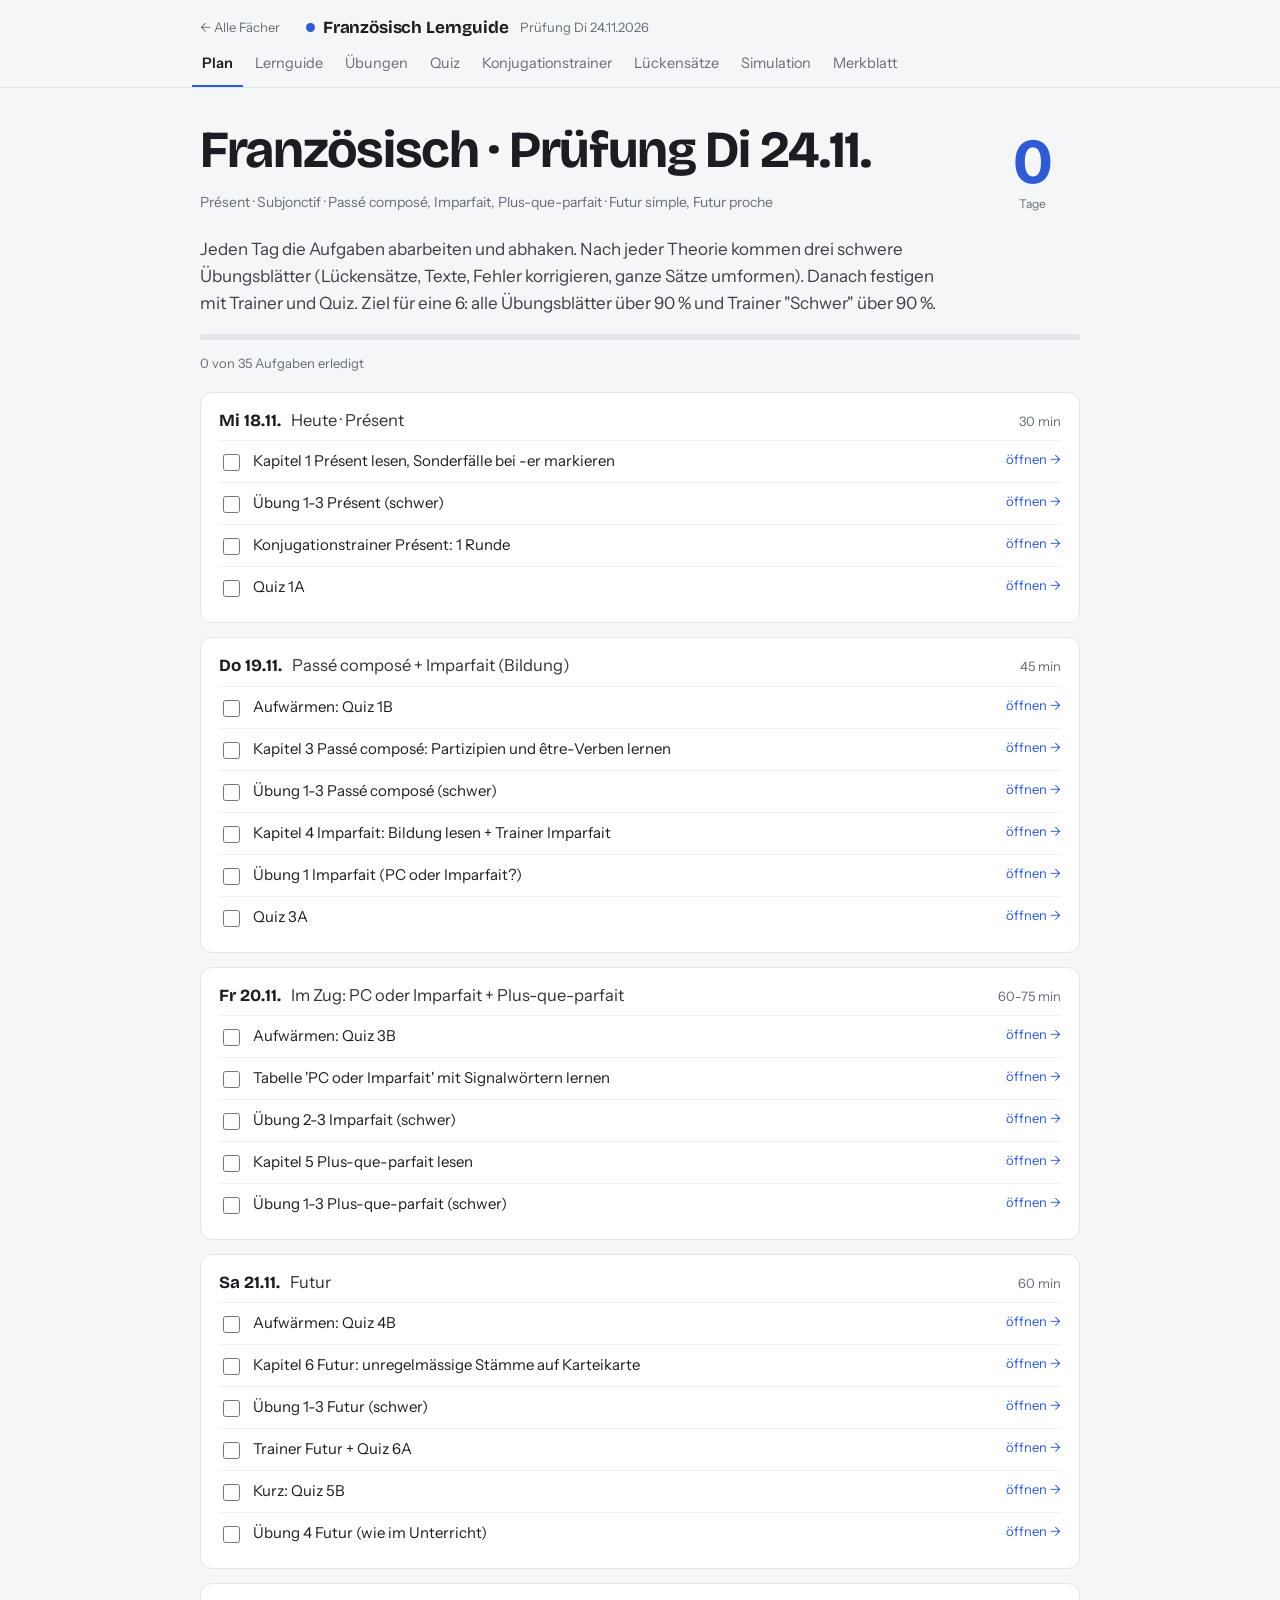
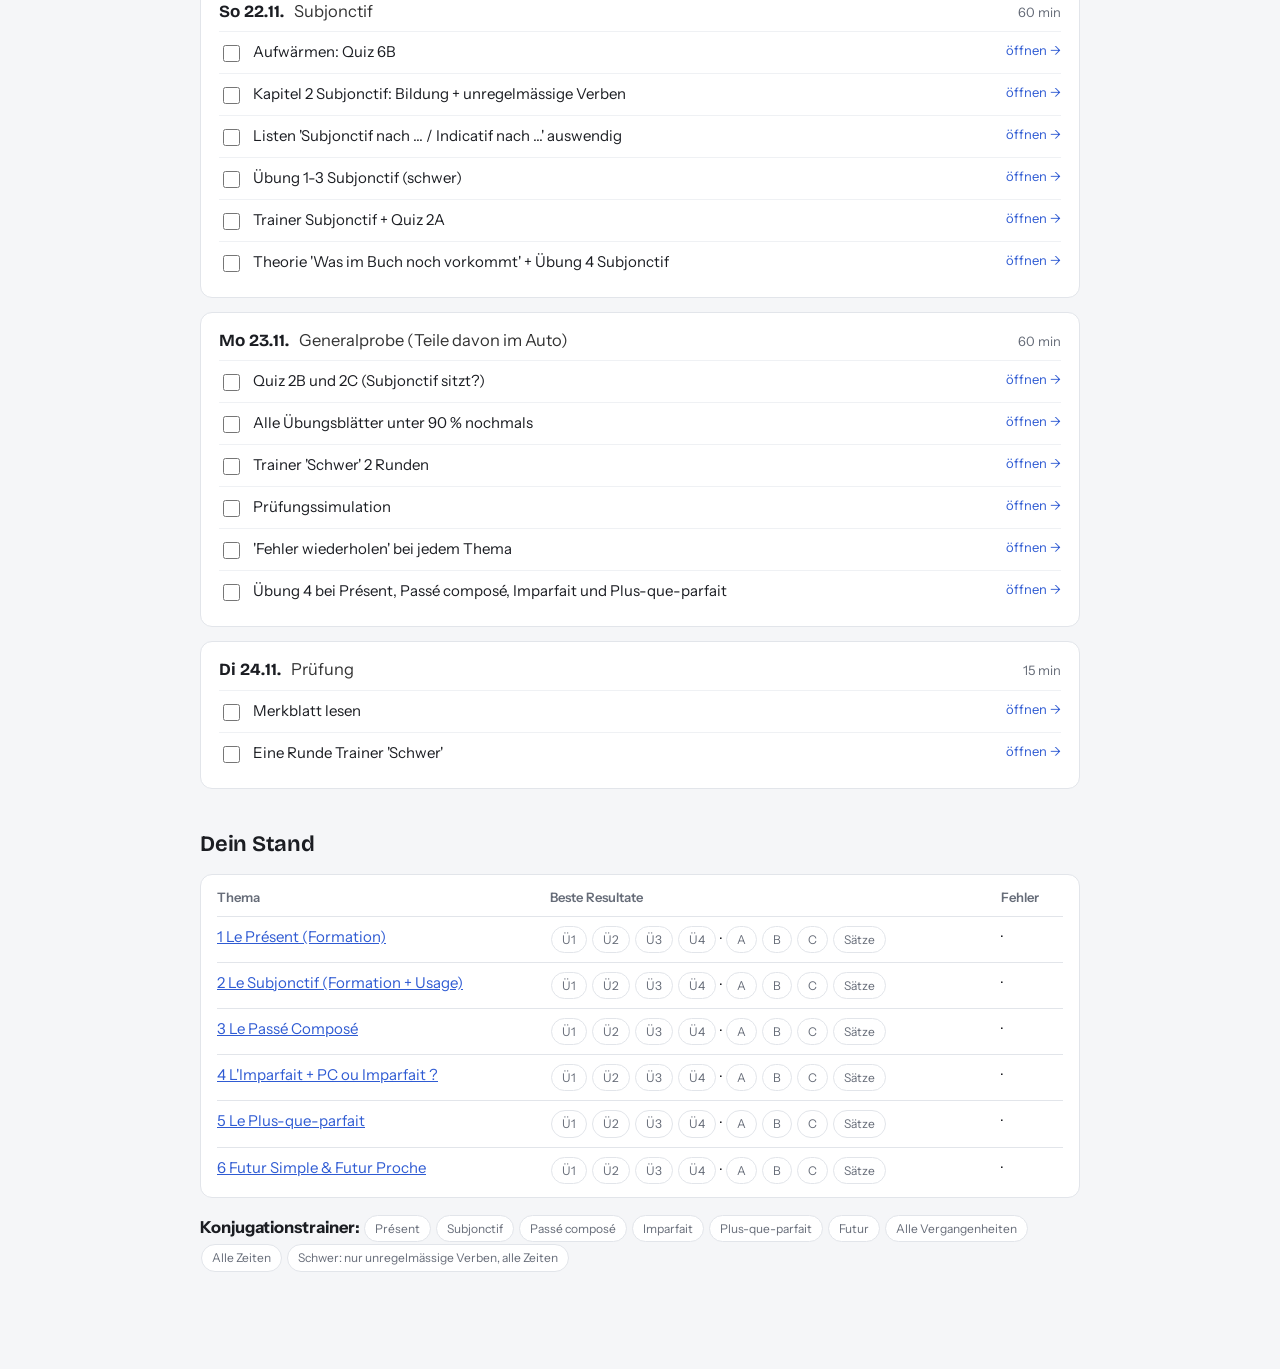
<file: franz.html>
<!DOCTYPE html>
<html lang="de-CH">
<head>
<meta charset="utf-8">
<meta name="viewport" content="width=device-width, initial-scale=1">
<title>Französisch Lernguide · Prüfung 24.11.</title>
<style>
:root{--ink:#161616;--mute:#6b6b6b;--line:#e4e4e4;--soft:#f7f7f5;--acc:#1f4fa3;--ok:#1d7a3e;--no:#b3261e;}
*{box-sizing:border-box}
body{margin:0;font:16px/1.55 -apple-system,BlinkMacSystemFont,"Segoe UI",Helvetica,Arial,sans-serif;color:var(--ink);background:#fff}
header{position:sticky;top:0;background:#fff;border-bottom:1px solid var(--line);z-index:5}
.top{max-width:920px;margin:0 auto;padding:10px 20px 0;display:flex;align-items:baseline;gap:12px}
.top b{font-size:15px;letter-spacing:.02em}
.top span{color:var(--mute);font-size:13px}
#nav{max-width:920px;margin:0 auto;padding:0 12px;display:flex;gap:2px;overflow-x:auto;scrollbar-width:none}
#nav::-webkit-scrollbar{display:none}
#nav a{padding:10px 10px 9px;color:var(--mute);text-decoration:none;font-size:14px;white-space:nowrap;border-bottom:2px solid transparent}
#nav a.on{color:var(--ink);border-bottom-color:var(--ink)}
main{max-width:920px;margin:0 auto;padding:24px 20px 80px}
h1{font-size:28px;line-height:1.2;margin:8px 0 10px;letter-spacing:-.01em}
h2{font-size:19px;margin:30px 0 10px}
h3{font-size:16px;margin:26px 0 8px;padding-top:14px;border-top:1px solid var(--line)}
a{color:var(--acc)}
.lead{color:#333;max-width:720px}
.small{font-size:13px;color:var(--mute)}
.crumb{font-size:13px;color:var(--mute);margin:0}
.crumb a{color:var(--mute)}
.hero{display:flex;justify-content:space-between;align-items:center;gap:20px;border-bottom:1px solid var(--line);padding-bottom:14px}
.hero p{margin:0;color:var(--mute);font-size:14px}
.count{text-align:center;font-size:12px;color:var(--mute);min-width:70px}
.count span{display:block;font-size:40px;font-weight:700;color:var(--ink);line-height:1}
.bar{height:3px;background:var(--line);margin:14px 0 4px}
.bar div{height:3px;background:var(--ink);transition:width .3s}
.days{display:grid;gap:12px;margin-top:18px}
.day{border:1px solid var(--line);padding:12px 14px}
.dh{display:flex;gap:10px;align-items:baseline;margin-bottom:6px;flex-wrap:wrap}
.dh span{color:#333}
.dh em{margin-left:auto;font-style:normal;font-size:13px;color:var(--mute)}
.task{display:flex;gap:10px;align-items:flex-start;padding:6px 0;border-top:1px solid #f0f0f0;font-size:15px;cursor:pointer}
.task input{margin-top:5px;accent-color:var(--ink)}
.task span{flex:1}
.task input:checked+span{color:var(--mute);text-decoration:line-through}
.go{font-size:13px;white-space:nowrap;text-decoration:none}
table{border-collapse:collapse;width:100%;font-size:14.5px;margin:8px 0}
th,td{border-bottom:1px solid var(--line);padding:8px 10px 8px 0;text-align:left;vertical-align:top}
th{font-weight:600;font-size:13px;color:var(--mute)}
.tw{overflow-x:auto}
table.data td,table.data th{padding:6px 10px;white-space:nowrap;text-align:center}
table.data th{text-align:left}
.pill{display:inline-block;font-size:12px;padding:2px 8px;border:1px solid var(--line);border-radius:20px;text-decoration:none;color:var(--mute);margin:1px}
.pill.good,.btn.good{border-color:var(--ok);color:var(--ok)}
.pill.bad,.btn.bad{border-color:var(--no);color:var(--no)}
.btn{display:inline-block;font:inherit;font-size:14px;padding:8px 14px;border:1px solid var(--ink);background:var(--ink);color:#fff;text-decoration:none;cursor:pointer;margin:3px 4px 3px 0;border-radius:3px}
.btn.ghost,.btn.sm,.btn.good,.btn.bad{background:#fff;color:var(--ink)}
.btn.sm{font-size:13px;padding:5px 10px;border-color:var(--line)}
.btn.sm.on{background:var(--ink);color:#fff}
.btns{white-space:nowrap}
.list .row{display:flex;gap:12px;padding:13px 2px;border-bottom:1px solid var(--line);text-decoration:none;color:var(--ink);align-items:center}
.list .row b{width:22px;color:var(--mute)}
.list .row .go{margin-left:auto}
.tag{font-size:11px;color:var(--mute);border:1px solid var(--line);padding:1px 6px;border-radius:10px}
.how{border-left:2px solid var(--ink);padding:4px 0 4px 14px;margin:14px 0;font-size:15px}
.how ol{margin:6px 0 0;padding-left:20px}
.note{font-size:14px;color:var(--mute);border:1px solid var(--line);padding:10px 12px;margin:10px 0}
.formula{font-family:Georgia,serif;font-size:17px;padding:6px 0}
.chapter ul,.chapter ol{padding-left:20px}
.chapter li{margin:3px 0}
.after{margin-top:30px;padding-top:16px;border-top:1px solid var(--ink)}
.after b{display:block;margin-bottom:8px}
.pn{display:flex;justify-content:space-between;margin-top:26px;font-size:14px}
.qhead{display:flex;justify-content:space-between;font-size:13px;color:var(--mute);margin-top:10px}
.qcard h2{font-size:20px;margin:22px 0 14px;line-height:1.35}
.opts{display:grid;gap:8px}
.opt{display:flex;gap:12px;align-items:flex-start;text-align:left;font:inherit;font-size:15.5px;background:#fff;border:1px solid var(--line);padding:12px 14px;cursor:pointer;border-radius:3px;color:var(--ink)}
.opt:hover{border-color:#999}
.opt span{font-size:12px;color:var(--mute);border:1px solid var(--line);border-radius:50%;width:22px;height:22px;flex:none;display:flex;align-items:center;justify-content:center;margin-top:1px}
.opt.right{border-color:var(--ok);box-shadow:inset 3px 0 0 var(--ok)}
.opt.wrong{border-color:var(--no);box-shadow:inset 3px 0 0 var(--no)}
.fb{margin:14px 0;padding:10px 14px;border:1px solid var(--line);font-size:15px}
.fb.y b,.y{color:var(--ok)}
.fb.n b,.n{color:var(--no)}
.rev{border-top:1px solid var(--line);padding:10px 0;font-size:14.5px}
.tabs{display:flex;flex-wrap:wrap;gap:6px;margin:12px 0}
.tabs a{font-size:13px;padding:5px 10px;border:1px solid var(--line);border-radius:20px;text-decoration:none;color:var(--mute)}
.tabs a.on{border-color:var(--ink);color:var(--ink)}
svg{width:100%;height:auto;display:block}
.chart{max-width:640px;border:1px solid var(--line);margin:12px 0}
.ax{stroke:#222;stroke-width:1.2}
.grid{stroke:#eee;stroke-width:1}
.lb{font-size:11px;fill:#555;font-family:inherit}
.dash{stroke:#888;stroke-dasharray:4 4;stroke-width:1}
.c1{stroke:#b3261e;fill:none;stroke-width:2}
.c2{stroke:#1d7a3e;fill:none;stroke-width:2}
.c3{stroke:#1f4fa3;fill:none;stroke-width:2}
.c4{stroke:#2e9e5b;fill:none;stroke-width:2}
.c5{stroke:#222;fill:none;stroke-width:2}
.pt{fill:#1f4fa3}
.mark{fill:none;stroke:#161616;stroke-width:2}
rect.blk{fill:#d9d9d4;stroke:#999}
.guess{display:flex;flex-wrap:wrap;gap:12px;align-items:flex-end;margin:10px 0}
.guess label{font-size:13px;color:var(--mute);display:flex;flex-direction:column;gap:4px}
.guess input{font:inherit;padding:7px 9px;border:1px solid var(--line);width:130px}
.drawcard{border-top:1px solid var(--line);padding:14px 0}
.drawcard h2{font-size:17px;margin:0 0 6px}
.sol{margin-top:10px}
.sol svg{max-width:520px;border:1px solid var(--line)}
.state{font-size:12px;margin-left:8px}
.state.y{color:var(--ok)}.state.n{color:var(--no)}
.simq{border-top:1px solid var(--line);padding:12px 0}
.sopt{display:block;padding:4px 0 4px 4px;font-size:15px;cursor:pointer}
.timer{position:sticky;top:90px;float:right;font-variant-numeric:tabular-nums;border:1px solid var(--ink);padding:4px 10px;background:#fff;font-size:15px}
.ans{font:inherit;font-size:18px;padding:10px 12px;border:1px solid #bbb;width:100%;max-width:420px;margin:12px 8px 6px 0;border-radius:3px}
.ans.sm{font-size:16px;padding:7px 10px;margin:6px 0 0;max-width:320px}
.ans:disabled{background:#fafafa}
.acc{display:flex;flex-wrap:wrap;gap:4px;margin:4px 0}
.acc button{font:inherit;font-size:15px;width:34px;height:32px;border:1px solid var(--line);background:#fff;border-radius:3px;cursor:pointer}
.gap{display:inline-block;border-bottom:1.5px solid var(--ink);min-width:70px;color:transparent}
.pron{font-weight:700}
table.conj td,table.conj th{white-space:nowrap}
.ans.inl{display:inline-block;width:170px;margin:2px 4px;font-size:15px;padding:4px 7px}
.ans.wide{max-width:640px}
.ans.okk{border-color:var(--ok);background:#f4faf6}.ans.nok{border-color:var(--no);background:#fdf5f4}
.txt{line-height:2.3;font-size:16px}
.res{font-size:14px;margin-top:4px}
.ch{font:inherit;font-size:14px;min-width:28px;height:28px;border:1px solid var(--line);background:#fff;border-radius:3px;cursor:pointer;margin:1px}
@media (max-width:600px){h1{font-size:24px}main{padding:18px 16px 70px}.count span{font-size:32px}.btns{white-space:normal}th,td{padding:7px 8px 7px 0}}
.home{font-size:13px;text-decoration:none;margin-right:6px}
</style>
<link rel="preconnect" href="https://fonts.googleapis.com"><link rel="preconnect" href="https://fonts.gstatic.com" crossorigin><link href="https://fonts.googleapis.com/css2?family=Bricolage+Grotesque:opsz,wght@12..96,500..800&family=Instrument+Sans:wght@400;500;600&display=swap" rel="stylesheet"><link rel="stylesheet" href="theme.css"><style>:root{--acc:#2F5BD3}</style></head>
<body>
<header><div class="top"><a class="home" href="index.html">← Alle Fächer</a><b>Französisch Lernguide</b><span>Prüfung Di 24.11.2026</span></div><nav id="nav"></nav></header>
<main id="app"></main>
<script>

const EXAM_DATE = "2026-11-24";
const EXAM_LABEL = "Französisch · Prüfung Di 24.11.";

const TOPICS = [
{id:"p", n:1, title:"Le Présent (Formation)", short:"Présent"},
{id:"s", n:2, title:"Le Subjonctif (Formation + Usage)", short:"Subjonctif"},
{id:"pc", n:3, title:"Le Passé Composé", short:"Passé composé"},
{id:"im", n:4, title:"L'Imparfait + PC ou Imparfait ?", short:"Imparfait"},
{id:"pq", n:5, title:"Le Plus-que-parfait", short:"Plus-que-parfait"},
{id:"fu", n:6, title:"Futur Simple & Futur Proche", short:"Futur"}
];

const CHAPTERS = {
p: `
<div class="how"><b>So lernst du (ca. 30 min)</b><ol>
<li>Lies die Regeln für die Gruppen und die Sonderfälle bei -er.</li>
<li>Schreib die unregelmässigen Verben in der Tabelle aus dem Kopf auf und korrigiere.</li>
<li><a href="#" data-go="trainer/pres">Konjugationstrainer Présent</a>: 2 Runden.</li>
<li>Quiz A.</li></ol></div>

<h3>Regelmässige Gruppen</h3>
<div class="tw"><table>
<tr><th>Gruppe</th><th>Endungen</th><th>Beispiel</th></tr>
<tr><td>-er</td><td>-e, -es, -e, -ons, -ez, -ent</td><td>je parle, nous parlons, ils parlent</td></tr>
<tr><td>-ir wie finir (mit -iss-)</td><td>-is, -is, -it, -issons, -issez, -issent</td><td>je finis, nous finissons, ils finissent (choisir, réussir, vieillir, obéir, remplir)</td></tr>
<tr><td>-ir wie partir (ohne -iss-)</td><td>-s, -s, -t, -ons, -ez, -ent; im Singular fällt der Konsonant vor -ir weg</td><td>je pars, il part, nous partons (sortir, dormir, sentir, mentir)</td></tr>
<tr><td>-ir wie -er</td><td>-e, -es, -e, -ons, -ez, -ent</td><td>j'ouvre, tu offres (ouvrir, offrir, découvrir, souffrir)</td></tr>
<tr><td>-re</td><td>-s, -s, (nichts), -ons, -ez, -ent</td><td>j'attends, il attend, ils attendent (répondre, entendre, vendre)</td></tr>
</table></div>

<h3>Sonderfälle bei -er</h3>
<div class="tw"><table>
<tr><th>Typ</th><th>Regel</th><th>Beispiel</th></tr>
<tr><td>acheter, peser, amener, se lever</td><td>e → è vor stummer Endung (je, tu, il, ils)</td><td>j'achète, ils achètent, aber nous achetons</td></tr>
<tr><td>préférer, espérer, répéter</td><td>é → è vor stummer Endung</td><td>je préfère, aber nous préférons</td></tr>
<tr><td>appeler, jeter, épeler, projeter</td><td>Konsonant verdoppeln vor stummer Endung</td><td>j'appelle, ils jettent, tu épelles, aber nous appelons</td></tr>
<tr><td>-yer: nettoyer, employer, envoyer, essayer, payer</td><td>y → i vor stummer Endung</td><td>je nettoie, ils emploient, aber nous nettoyons (bei payer/essayer ist je paye/essaye auch erlaubt)</td></tr>
<tr><td>-ger: manger, voyager</td><td>nous mit -eons</td><td>nous mangeons, nous voyageons</td></tr>
<tr><td>-cer: commencer, avancer</td><td>nous mit -çons</td><td>nous commençons, nous avançons</td></tr>
</table></div>
<p>Merke: Die Änderung passiert dort, wo die Endung stumm ist (je, tu, il, ils). Bei nous und vous bleibt der Stamm normal.</p>

<h3>Unregelmässige Verben</h3>
<div class="tw"><table class="conj">
<tr><th></th><th>je</th><th>tu</th><th>il</th><th>nous</th><th>vous</th><th>ils</th></tr>
<tr><td>être</td><td>suis</td><td>es</td><td>est</td><td>sommes</td><td>êtes</td><td>sont</td></tr>
<tr><td>avoir</td><td>ai</td><td>as</td><td>a</td><td>avons</td><td>avez</td><td>ont</td></tr>
<tr><td>aller</td><td>vais</td><td>vas</td><td>va</td><td>allons</td><td>allez</td><td>vont</td></tr>
<tr><td>faire</td><td>fais</td><td>fais</td><td>fait</td><td>faisons</td><td>faites</td><td>font</td></tr>
<tr><td>dire</td><td>dis</td><td>dis</td><td>dit</td><td>disons</td><td>dites</td><td>disent</td></tr>
<tr><td>lire</td><td>lis</td><td>lis</td><td>lit</td><td>lisons</td><td>lisez</td><td>lisent</td></tr>
<tr><td>écrire</td><td>écris</td><td>écris</td><td>écrit</td><td>écrivons</td><td>écrivez</td><td>écrivent</td></tr>
<tr><td>vivre</td><td>vis</td><td>vis</td><td>vit</td><td>vivons</td><td>vivez</td><td>vivent</td></tr>
<tr><td>devoir</td><td>dois</td><td>dois</td><td>doit</td><td>devons</td><td>devez</td><td>doivent</td></tr>
<tr><td>pouvoir</td><td>peux</td><td>peux</td><td>peut</td><td>pouvons</td><td>pouvez</td><td>peuvent</td></tr>
<tr><td>vouloir</td><td>veux</td><td>veux</td><td>veut</td><td>voulons</td><td>voulez</td><td>veulent</td></tr>
<tr><td>savoir</td><td>sais</td><td>sais</td><td>sait</td><td>savons</td><td>savez</td><td>savent</td></tr>
<tr><td>prendre</td><td>prends</td><td>prends</td><td>prend</td><td>prenons</td><td>prenez</td><td>prennent</td></tr>
<tr><td>mettre</td><td>mets</td><td>mets</td><td>met</td><td>mettons</td><td>mettez</td><td>mettent</td></tr>
<tr><td>venir</td><td>viens</td><td>viens</td><td>vient</td><td>venons</td><td>venez</td><td>viennent</td></tr>
<tr><td>voir</td><td>vois</td><td>vois</td><td>voit</td><td>voyons</td><td>voyez</td><td>voient</td></tr>
<tr><td>boire</td><td>bois</td><td>bois</td><td>boit</td><td>buvons</td><td>buvez</td><td>boivent</td></tr>
<tr><td>connaître</td><td>connais</td><td>connais</td><td>connaît</td><td>connaissons</td><td>connaissez</td><td>connaissent</td></tr>
</table></div>
<p>Dazu: il pleut (pleuvoir), il faut (falloir).</p>
`,

s: `
<div class="note">Die Folie zur Formation war nur als Anhang verlinkt. Die Formation-Regeln unten sind Standardstoff, der Teil "Subjonctif ou indicatif" stammt aus deinem Buch.</div>
<div class="how"><b>So lernst du (ca. 45 min)</b><ol>
<li>Lerne die Bildungsregel und die 9 unregelmässigen Verben.</li>
<li>Lerne die zwei Listen "Subjonctif" und "Indicatif" auswendig, das ist der wichtigste Teil.</li>
<li><a href="#" data-go="trainer/subj">Konjugationstrainer Subjonctif</a>.</li>
<li>Quiz A und die Lückensätze zum Subjonctif.</li></ol></div>

<h3>Bildung</h3>
<p><b>Stamm der 3. Person Plural Präsens (ils) + -e, -es, -e, -ions, -iez, -ent.</b></p>
<p>ils parlent → que je parle · ils finissent → que je finisse · ils attendent → que j'attende · ils partent → que je parte</p>
<div class="tw"><table class="conj">
<tr><th></th><th>que je</th><th>que tu</th><th>qu'il</th><th>que nous</th><th>que vous</th><th>qu'ils</th></tr>
<tr><td>parler</td><td>parle</td><td>parles</td><td>parle</td><td>parlions</td><td>parliez</td><td>parlent</td></tr>
<tr><td>finir</td><td>finisse</td><td>finisses</td><td>finisse</td><td>finissions</td><td>finissiez</td><td>finissent</td></tr>
</table></div>
<p><b>Zwei Stämme:</b> Bei Verben mit wechselndem Stamm kommen nous und vous vom nous-Stamm (wie im Imparfait): que je vienne, que nous venions · que je prenne, que nous prenions · que je boive, que nous buvions · que je doive, que nous devions · que je voie, que nous voyions · que je reçoive, que nous recevions.</p>

<h3>Unregelmässig</h3>
<div class="tw"><table class="conj">
<tr><th></th><th>que je</th><th>que tu</th><th>qu'il</th><th>que nous</th><th>que vous</th><th>qu'ils</th></tr>
<tr><td>être</td><td>sois</td><td>sois</td><td>soit</td><td>soyons</td><td>soyez</td><td>soient</td></tr>
<tr><td>avoir</td><td>aie</td><td>aies</td><td>ait</td><td>ayons</td><td>ayez</td><td>aient</td></tr>
<tr><td>aller</td><td>aille</td><td>ailles</td><td>aille</td><td>allions</td><td>alliez</td><td>aillent</td></tr>
<tr><td>faire</td><td>fasse</td><td>fasses</td><td>fasse</td><td>fassions</td><td>fassiez</td><td>fassent</td></tr>
<tr><td>pouvoir</td><td>puisse</td><td>puisses</td><td>puisse</td><td>puissions</td><td>puissiez</td><td>puissent</td></tr>
<tr><td>savoir</td><td>sache</td><td>saches</td><td>sache</td><td>sachions</td><td>sachiez</td><td>sachent</td></tr>
<tr><td>vouloir</td><td>veuille</td><td>veuilles</td><td>veuille</td><td>voulions</td><td>vouliez</td><td>veuillent</td></tr>
</table></div>
<p>Dazu: qu'il faille (falloir), qu'il pleuve (pleuvoir). Achtung: "soyons", nicht "soyions" (in deinem Notizbuch steht einmal "soyions", das ist falsch).</p>

<h3>Présent oder Subjonctif? Die Grundregel</h3>
<p>Der Sprecher sieht die Handlung als <b>wirklich/sicher → Indicatif</b>. Er sieht sie als <b>nur möglich, gewünscht, gefürchtet → Subjonctif</b>.<br>Il est <b>probable</b> qu'il viendra. · Il est <b>possible</b> qu'il vienne.</p>
<div class="tw"><table>
<tr><th>Subjonctif nach ...</th><th>Indicatif nach ...</th></tr>
<tr><td><b>Wille, Pflicht:</b> il faut que, vouloir que, désirer que, souhaiter que</td><td><b>Meinung, Feststellung, Wissen:</b> penser que, croire que, trouver que, savoir que, être sûr/certain que, voir que, constater que, comprendre que, apprendre que</td></tr>
<tr><td><b>Befehl, Verbot, Erlaubnis, Bitte:</b> ordonner que, interdire que, accepter que, autoriser que, demander que</td><td><b>Sagen:</b> dire que, affirmer que, déclarer que, répondre que, prétendre que</td></tr>
<tr><td><b>Gefühle, Wertung:</b> avoir peur que, regretter que, être content/triste que, trouver curieux que, c'est bien/normal que, il est important que</td><td><b>Hohe Wahrscheinlichkeit:</b> il est probable que, il paraît que, il est évident que, il est sûr que</td></tr>
<tr><td><b>Möglichkeit, Zweifel:</b> il est possible que, il est peu probable que, douter que</td><td><b>espérer que</b> (Achtung, Indicatif!)</td></tr>
<tr><td><b>Konjunktionen:</b> avant que, en attendant que, jusqu'à ce que, à moins que, bien que, quoique, à condition que, pourvu que, pour que, afin que, de sorte que</td><td><b>Konjunktionen:</b> quand, lorsque, pendant que, tant que, alors que, au moment où, après que, aussitôt que, dès que, parce que, puisque, étant donné que, si, même si, comme si</td></tr>
</table></div>
<ul>
<li><b>Verneinung:</b> penser/croire verneint → Subjonctif: Je crois qu'il vient. · Je ne crois pas qu'il vienne.</li>
<li><b>Nach "si" nie Subjonctif.</b></li>
<li><b>Doppelte Bedeutung:</b> dire, admettre, comprendre, supposer, demander. Il a demandé si tu allais bien (Frage → Indicatif). Il demande que tu lui écrives (Forderung → Subjonctif). J'admets qu'il a tort (Meinung) · J'admets qu'il ait envie de changer (Akzeptieren).</li>
</ul>
<h3>Was im Buch noch vorkommt</h3>
<p>Diese Fälle stehen in den Buchübungen (Grammaire progressive), die ihr im Unterricht gemacht habt. Sie kommen gern als schwere Aufgaben.</p>
<p><b>Subjonctif passé:</b> avoir oder être im Subjonctif + Partizip. Er zeigt, dass die Handlung schon vorbei ist. Elle ne lui a pas pardonné bien qu'il <b>se soit excusé</b>. Je suis content que tu <b>aies réussi</b>.</p>
<p><b>Konjunktionen mit Indicatif und Zukunft:</b> Nach dès que, quand, après que steht die Zeit, die logisch passt. On commencera dès qu'ils <b>arriveront</b>. Nous irons les remercier après que les invités <b>seront partis</b> (Futur antérieur: être/avoir im Futur + Partizip). Nach si bien que (Folge) und tant que steht ebenfalls Indicatif.</p>
<p><b>Vergangenheit im Hauptsatz:</b> Beim Indicatif passt sich die Zeit an. Je ne savais pas qu'ils <b>avaient quitté</b> la France. Nous avons compris qu'il <b>voulait</b> nous parler.</p>
<div class="tw"><table>
<tr><th>Verb</th><th>Indicatif (Meinung, Info)</th><th>Subjonctif (Wunsch, Akzeptieren, Annahme)</th></tr>
<tr><td>comprendre</td><td>J'ai compris qu'il voulait partir.</td><td>Je comprends que tu veuilles partir.</td></tr>
<tr><td>admettre</td><td>J'admets que j'ai fait une erreur.</td><td>Mes parents n'admettent pas que je sorte.</td></tr>
<tr><td>dire</td><td>Il a dit qu'il viendrait.</td><td>Le prof a dit que nous fassions ces exercices.</td></tr>
<tr><td>supposer</td><td>Je suppose que vous êtes fatigués.</td><td>Supposons qu'il ne vienne pas. En supposant que nous trouvions des places ...</td></tr>
<tr><td>s'imaginer / imaginer</td><td>Elle s'imagine que les magasins sont ouverts.</td><td>Imaginons que l'organisation obtienne des subventions.</td></tr>
</table></div>
<p>Merke: Die Imperativ-Formen supposons, imaginons und die Form en supposant que verlangen den Subjonctif.</p>
<details class="chk"><summary>Deine Fehler aus dem OneNote: Was ist falsch? a) Il est possible que nous soyions invités. b) Elle s'imagine que les magasins soient ouverts. c) Nous avons compris qu'il veut nous parler. d) Nous irons les remercier après que les invités partent.</summary>
<p>a) soyons (nie soyions). b) sont (s'imaginer = Meinung). c) voulait (Vergangenheit im Hauptsatz). d) seront partis (après que + Indicatif).</p></details>
`,

pc: `
<div class="how"><b>So lernst du (ca. 45 min)</b><ol>
<li>Lies Schritt 1 bis 3 und mach nach jedem Schritt den kleinen Test zum Aufklappen. Zuerst selbst antworten, dann aufklappen.</li>
<li>Lerne die Partizipien und das Haus der être-Verben auswendig.</li>
<li>Lies die typischen Fehler. Genau dort holen Lehrpersonen Punkte.</li>
<li><a href="#" data-go="trainer/pc">Konjugationstrainer Passé composé</a>, danach Quiz A.</li></ol></div>

<h3>Die Idee</h3>
<p>Das Passé composé funktioniert wie das deutsche Perfekt: ein Hilfsverb im Präsens und dazu ein Partizip. „Ich habe gegessen“ heisst „j'ai mangé“. Du musst bei jedem Verb nur drei Fragen beantworten, immer in dieser Reihenfolge.</p>
<div class="tw"><table>
<tr><th>Frage</th><th>Beispiel: „sie (Pl., weiblich) sind gegangen“</th></tr>
<tr><td>1. avoir oder être?</td><td>aller ist ein être-Verb → elles sont</td></tr>
<tr><td>2. Wie heisst das Partizip?</td><td>aller → allé</td></tr>
<tr><td>3. Muss ich angleichen?</td><td>bei être ja, weiblich Plural → allées</td></tr>
</table></div>
<p>Ergebnis: elles sont allées.</p>

<h3>Schritt 1: avoir oder être?</h3>
<p>Fast alle Verben nehmen <b>avoir</b>. être nehmen nur zwei Gruppen:</p>
<p>Erstens die rund 16 Verben aus dem „Haus“. Stell dir ein Haus vor: man kommt an (arriver), geht hinein (entrer), steigt die Treppe hoch (monter), bleibt (rester), steigt hinunter (descendre), fällt (tomber), geht hinaus (sortir) und weg (partir). Dazu kommen die Paare aller/venir, naître/mourir, rentrer/retourner und die Ableitungen devenir, revenir, parvenir.</p>
<div class="tw"><table>
<tr><th>Paar</th><th>Gegenteil</th></tr>
<tr><td>aller (gehen)</td><td>venir (kommen)</td></tr>
<tr><td>arriver (ankommen)</td><td>partir (abfahren)</td></tr>
<tr><td>entrer (hineingehen)</td><td>sortir (hinausgehen)</td></tr>
<tr><td>monter (hinaufgehen)</td><td>descendre (hinuntergehen)</td></tr>
<tr><td>naître (geboren werden)</td><td>mourir (sterben)</td></tr>
<tr><td>rester (bleiben)</td><td>tomber (fallen)</td></tr>
<tr><td>rentrer, retourner (zurückkehren)</td><td>devenir, revenir (werden, zurückkommen)</td></tr>
</table></div>
<p>Zweitens <b>alle reflexiven Verben</b>, also alle mit se: se lever, se laver, s'amuser, se tromper, se souvenir. Je me suis levé.</p>
<p>Achtung, das Deutsche führt dich in die Irre. Im Deutschen sagst du „ich bin gelaufen, gefahren, geflogen, gerannt“. Auf Französisch sind das aber keine Verben aus dem Haus: j'ai marché, j'ai conduit, j'ai volé, j'ai couru. Umgekehrt sagst du „ich habe mich gewaschen“, aber je me suis lavé. Verlass dich also nie auf das Deutsche, sondern nur auf die Liste.</p>
<div class="tw"><table>
<tr><th>Deutsch</th><th>Französisch</th></tr>
<tr><td>ich bin gelaufen</td><td>j'ai marché / j'ai couru</td></tr>
<tr><td>ich bin gefahren (Auto)</td><td>j'ai conduit</td></tr>
<tr><td>ich bin gereist</td><td>j'ai voyagé</td></tr>
<tr><td>ich bin geschwommen</td><td>j'ai nagé</td></tr>
<tr><td>es ist passiert</td><td>il s'est passé (reflexiv) / c'est arrivé</td></tr>
<tr><td>ich habe mich beeilt</td><td>je me suis dépêché(e)</td></tr>
</table></div>
<details class="chk"><summary>Test 1: avoir oder être? courir, tomber, se réveiller, voyager, rester, nager, s'asseoir, devenir</summary>
<p>avoir: courir, voyager, nager. être: tomber, rester, devenir (Haus) und se réveiller, s'asseoir (reflexiv).</p></details>

<h3>Die Hilfsverben im Präsens</h3>
<div class="tw"><table class="conj">
<tr><th></th><th>je</th><th>tu</th><th>il/elle</th><th>nous</th><th>vous</th><th>ils/elles</th></tr>
<tr><td>avoir</td><td>ai</td><td>as</td><td>a</td><td>avons</td><td>avez</td><td>ont</td></tr>
<tr><td>être</td><td>suis</td><td>es</td><td>est</td><td>sommes</td><td>êtes</td><td>sont</td></tr>
</table></div>
<p>Häufiger Fehler: ils <b>ont</b> (avoir) und ils <b>sont</b> (être) nicht verwechseln. Ils ont mangé, ils sont partis.</p>

<h3>Schritt 2: das Partizip</h3>
<p>Regelmässig ist es einfach: -er wird zu -é (parler → parlé), -ir wird zu -i (finir → fini, partir → parti), -re wird zu -u (attendre → attendu, vendre → vendu).</p>
<p>Die unregelmässigen lernst du am besten nach Endung, dann merkst du sie dir leichter:</p>
<div class="tw"><table>
<tr><th>Endung</th><th>Verben</th></tr>
<tr><td>-u</td><td>avoir → eu, boire → bu, croire → cru, devoir → dû, lire → lu, pouvoir → pu, recevoir → reçu, savoir → su, voir → vu, vouloir → voulu, connaître → connu, venir → venu, tenir → tenu, vivre → vécu, courir → couru, falloir → fallu, pleuvoir → plu</td></tr>
<tr><td>-is</td><td>mettre → mis, prendre → pris (auch apprendre → appris, comprendre → compris), asseoir → assis</td></tr>
<tr><td>-it</td><td>dire → dit, écrire → écrit, faire → fait, conduire → conduit, construire → construit, produire → produit, traduire → traduit</td></tr>
<tr><td>-ert</td><td>ouvrir → ouvert, offrir → offert, découvrir → découvert, souffrir → souffert</td></tr>
<tr><td>-i</td><td>rire → ri, suivre → suivi, sourire → souri</td></tr>
<tr><td>ganz eigen</td><td>être → été, naître → né, mourir → mort</td></tr>
</table></div>
<p>Trick für die Prüfung: Bei -is und -it hörst du den Endkonsonanten in der weiblichen Form. La lettre qu'il a écrite, la table qu'il a mise. Darum weisst du, dass ein s oder t dasteht.</p>
<details class="chk"><summary>Test 2: Partizip von prendre, voir, ouvrir, devoir, rire, lire, mettre, naître, recevoir, vivre</summary>
<p>pris, vu, ouvert, dû, ri, lu, mis, né, reçu, vécu.</p></details>

<h3>Schritt 3: die Angleichung</h3>
<p><b>Mit être</b> verhält sich das Partizip wie ein Adjektiv und passt sich dem Subjekt an. Weiblich +e, Plural +s.</p>
<div class="tw"><table class="conj">
<tr><th>aller</th><th>männlich</th><th>weiblich</th></tr>
<tr><td>je</td><td>je suis allé</td><td>je suis allée</td></tr>
<tr><td>tu</td><td>tu es allé</td><td>tu es allée</td></tr>
<tr><td>il / elle</td><td>il est allé</td><td>elle est allée</td></tr>
<tr><td>nous</td><td>nous sommes allés</td><td>nous sommes allées</td></tr>
<tr><td>vous</td><td>vous êtes allé(s)</td><td>vous êtes allée(s)</td></tr>
<tr><td>ils / elles</td><td>ils sont allés</td><td>elles sont allées</td></tr>
</table></div>
<p>Bei gemischten Gruppen gilt männlich: Paul et Marie sont partis. Bei „vous“ als Höflichkeitsform für eine Person kein s: Madame, vous êtes arrivée ?</p>
<p><b>Mit avoir</b> gleichst du normalerweise nicht an: elle a mangé, elles ont mangé. Es gibt eine Ausnahme, die bei schweren Prüfungen gern vorkommt: Wenn das direkte Objekt <b>vor</b> dem Verb steht, gleichst du an dieses Objekt an. Das passiert bei le, la, les, bei que und bei quel(s), quelle(s).</p>
<div class="tw"><table>
<tr><th>Objekt hinten, keine Angleichung</th><th>Objekt vorne, Angleichung</th></tr>
<tr><td>J'ai vu Marie.</td><td>Je l'ai vu<b>e</b>.</td></tr>
<tr><td>Il a acheté les chaussures.</td><td>Il les a acheté<b>es</b>.</td></tr>
<tr><td>J'ai écrit une lettre.</td><td>La lettre que j'ai écrit<b>e</b> est longue.</td></tr>
<tr><td>Tu as pris quelles photos ?</td><td>Quelles photos as-tu pris<b>es</b> ?</td></tr>
</table></div>
<p>Mit lui und leur (indirektes Objekt) gibt es keine Angleichung: Je leur ai parlé.</p>
<details class="chk"><summary>Test 3: Setze die richtige Form ein. a) Elles (partir) hier. b) Ma sœur (naître) en 2010. c) Les clés ? Je les (perdre). d) Nous (manger) ensemble, Léa et moi.</summary>
<p>a) sont parties. b) est née. c) ai perdues. d) avons mangé (avoir, keine Angleichung).</p></details>

<h3>Reflexive Verben genau</h3>
<p>Das Reflexivpronomen bleibt vor dem Hilfsverb: je me suis levé, tu t'es levé, il s'est levé, nous nous sommes levés, vous vous êtes levés, ils se sont levés.</p>
<p>Normalerweise gleichst du ans Subjekt an: elle s'est levée, elles se sont amusées. Zwei Fälle ohne Angleichung, gut für eine 6:</p>
<ul>
<li>Wenn nach dem Verb noch ein direktes Objekt kommt: Elle s'est lavé <b>les mains</b>. Aber: Elle s'est lavée.</li>
<li>Bei Verben mit „à quelqu'un“, weil se dann indirekt ist: se parler, se téléphoner, se dire, se sourire, se demander. Elles se sont parlé. Ils se sont téléphoné.</li>
</ul>

<h3>Sechs Verben mit avoir und être</h3>
<p>monter, descendre, sortir, rentrer, passer und retourner nehmen <b>avoir</b>, wenn ein direktes Objekt folgt. Dann ändert sich auch die Bedeutung.</p>
<div class="tw"><table>
<tr><th>ohne Objekt → être</th><th>mit Objekt → avoir</th></tr>
<tr><td>Je suis monté au 3e étage. (hinaufgegangen)</td><td>J'ai monté les valises. (hinaufgetragen)</td></tr>
<tr><td>Elle est descendue. (hinuntergegangen)</td><td>Elle a descendu l'escalier. (die Treppe hinunter)</td></tr>
<tr><td>Il est sorti. (ausgegangen)</td><td>Il a sorti le chien. (hinausgeführt)</td></tr>
<tr><td>Nous sommes rentrés. (heimgekommen)</td><td>Nous avons rentré le vélo. (hineingestellt)</td></tr>
<tr><td>Ils sont passés chez moi. (vorbeigekommen)</td><td>Ils ont passé une semaine à Paris. (verbracht)</td></tr>
<tr><td>Elle est retournée en France. (zurückgekehrt)</td><td>Elle a retourné la crêpe. (umgedreht)</td></tr>
</table></div>
<details class="chk"><summary>Test 4: a) Elle (sortir) la poubelle. b) Elle (sortir) avec ses amies. c) Nous (passer) les vacances en Italie. d) Tu (descendre) du train.</summary>
<p>a) a sorti. b) est sortie. c) avons passé. d) es descendu(e).</p></details>

<h3>Wo stehen ne, pas, Pronomen und Adverbien?</h3>
<p>Merke dir: Alles „klebt“ am Hilfsverb, das Partizip kommt ganz am Schluss.</p>
<div class="tw"><table>
<tr><th>Fall</th><th>Stellung</th><th>Beispiel</th></tr>
<tr><td>Verneinung</td><td>ne + Hilfsverb + pas + Partizip</td><td>Je n'ai pas compris. Elle n'est jamais venue.</td></tr>
<tr><td>Pronomen</td><td>vor dem Hilfsverb</td><td>Je l'ai vu. Il y est allé. J'en ai mangé.</td></tr>
<tr><td>Pronomen + Verneinung</td><td>ne + Pronomen + Hilfsverb + pas</td><td>Je ne l'ai pas vu. Il n'y est pas allé.</td></tr>
<tr><td>Reflexiv + Verneinung</td><td>ne + se + Hilfsverb + pas</td><td>Elle ne s'est pas réveillée.</td></tr>
<tr><td>kurze Adverbien</td><td>zwischen Hilfsverb und Partizip</td><td>J'ai bien dormi. Tu as déjà fini ? Il a beaucoup mangé.</td></tr>
<tr><td>Frage mit Inversion</td><td>Hilfsverb-Pronomen + Partizip</td><td>As-tu fini ? Est-elle partie ? A-t-il compris ?</td></tr>
</table></div>
<p>Ausnahme: „personne“ steht nach dem Partizip. Je n'ai vu personne. Aber: Je n'ai rien vu.</p>
<details class="chk"><summary>Test 5: Verneine. a) Il s'est trompé. b) Je les ai invités. c) Nous y sommes allés. d) Elle a vu quelqu'un.</summary>
<p>a) Il ne s'est pas trompé. b) Je ne les ai pas invités. c) Nous n'y sommes pas allés. d) Elle n'a vu personne.</p></details>

<h3>Wann Passé composé?</h3>
<p>Denk an einen Film. Das Passé composé zeigt die <b>Handlung</b>, also was passiert ist, Schritt für Schritt. Das Imparfait zeigt den <b>Hintergrund</b>, also wie es war (Kapitel 4).</p>
<ul><li>Abgeschlossene, einmalige Handlung: Hier, je suis allé au cinéma.</li>
<li>Handlungen nacheinander: Il s'est levé, il a pris son petit-déjeuner et il est parti.</li>
<li>Eine Handlung unterbricht eine laufende: Je dormais quand le téléphone a sonné.</li>
<li>Abgeschlossene Dauer mit klarem Ende: J'ai habité trois ans à Zurich. Il a plu toute la journée.</li></ul>
<p><b>Signalwörter:</b> hier, la semaine passée, l'année dernière, à ce moment-là, ensuite, puis, après, un jour, soudain, tout à coup, tout de suite, pendant deux heures, deux fois.</p>

<h3>Die zehn häufigsten Fehler</h3>
<div class="tw"><table>
<tr><th>Falsch</th><th>Richtig</th><th>Warum</th></tr>
<tr><td>je suis couru</td><td>j'ai couru</td><td>courir ist kein être-Verb, auch wenn man auf Deutsch „bin gerannt“ sagt</td></tr>
<tr><td>elle est allé</td><td>elle est allée</td><td>être: angleichen</td></tr>
<tr><td>elles ont mangées</td><td>elles ont mangé</td><td>avoir: nicht ans Subjekt angleichen</td></tr>
<tr><td>je me suis lavée les mains</td><td>je me suis lavé les mains</td><td>direktes Objekt nach dem Verb</td></tr>
<tr><td>il a rit</td><td>il a ri</td><td>rire → ri</td></tr>
<tr><td>j'ai prendu</td><td>j'ai pris</td><td>prendre → pris</td></tr>
<tr><td>ils sont eu</td><td>ils ont eu</td><td>ont und sont verwechselt</td></tr>
<tr><td>je n'ai vu pas</td><td>je n'ai pas vu</td><td>pas steht vor dem Partizip</td></tr>
<tr><td>je ai fini</td><td>j'ai fini</td><td>Apostroph vor Vokal</td></tr>
<tr><td>il a du partir</td><td>il a dû partir</td><td>dû mit Akzent, sonst ist es „du“ (Artikel)</td></tr>
</table></div>

<h3>Abschlusstest</h3>
<details class="chk"><summary>Übersetze: a) Sie (weiblich) ist um 8 Uhr aufgestanden. b) Wir sind gestern gerannt. c) Hast du die Fotos gesehen? Ja, ich habe sie gesehen. d) Sie (Pl.) haben sich nicht verstanden. e) Er hat den Koffer hinuntergetragen.</summary>
<p>a) Elle s'est levée à 8 heures. b) Nous avons couru hier. c) As-tu vu les photos ? Oui, je les ai vues. d) Ils ne se sont pas compris. e) Il a descendu la valise.</p></details>
<p>Wenn du alle Tests ohne Fehler geschafft hast, geh zu den schweren Übungsblättern.</p>
`,

im: `
<div class="how"><b>So lernst du (ca. 40 min)</b><ol>
<li>Lerne die Bildung (nous-Stamm + Endungen).</li>
<li>Lerne die Tabelle "Passé composé oder Imparfait" mit den Signalwörtern.</li>
<li><a href="#" data-go="trainer/imp">Konjugationstrainer Imparfait</a>.</li>
<li>Quiz A und Lückensätze. Das Thema "PC oder Imparfait" kommt sicher!</li></ol></div>
<h3>Bildung</h3>
<p><b>Stamm der 1. Person Plural Präsens (nous) + -ais, -ais, -ait, -ions, -iez, -aient.</b></p>
<p>faire → nous fais<s>ons</s> → je faisais · finir → nous finiss<s>ons</s> → vous finissiez · prendre → nous pren<s>ons</s> → je prenais · boire → nous buv<s>ons</s> → nous buvions</p>
<p>Einzige Ausnahme: <b>être → ét-</b>: j'étais, tu étais, il était, nous étions, vous étiez, ils étaient.</p>
<p>Achtung Schreibung: manger → je mangeais, aber nous mangions · commencer → je commençais, aber nous commencions (vor -i kein e bzw. kein ç).</p>
<h3>Passé composé oder Imparfait?</h3>
<div class="tw"><table>
<tr><th>Passé composé</th><th>Imparfait</th></tr>
<tr><td>abgeschlossene, einmalige Handlung<br><i>Hier, je suis allé au cinéma.</i></td><td>Gewohnheit, Wiederholung<br><i>Je marchais 45 minutes tous les jours.</i></td></tr>
<tr><td>Abfolge von Handlungen<br><i>Il s'est levé, il a pris son petit-déjeuner et il est allé à l'école.</i></td><td>Beschreibung (Personen, Wetter, Situation)<br><i>Elle était petite, elle avait des yeux bleus.</i></td></tr>
<tr><td>Handlung, die eine laufende unterbricht<br><i>Je dormais quand le téléphone a sonné.</i></td><td>zwei gleichzeitige Handlungen, Hintergrund<br><i>Je lisais pendant que tu faisais tes devoirs.</i></td></tr>
<tr><td><b>Signalwörter:</b> hier, la semaine passée, à ce moment-là, ensuite, puis, après, un jour, entre 12h et 14h, soudain, tout à coup, tout de suite</td><td><b>Signalwörter:</b> tous les jours, avant, autrefois, parfois, toujours, souvent, le lundi, d'habitude, habituellement, pendant que</td></tr>
</table></div>
<p>Merkbild: Das Imparfait ist die Bühne (Hintergrund, was gerade lief, wie es war). Das Passé composé ist die Handlung auf der Bühne (was passiert ist).</p>
`,

pq: `
<div class="how"><b>So lernst du (ca. 20 min)</b><ol>
<li>Bildung: Hilfsverb im Imparfait + Partizip. Wenn du Passé composé und Imparfait kannst, kannst du das auch.</li>
<li><a href="#" data-go="trainer/pqp">Konjugationstrainer Plus-que-parfait</a>.</li>
<li>Quiz A.</li></ol></div>
<h3>Bildung</h3>
<p><b>avoir/être im Imparfait + Participe passé.</b> Gleiche Hilfsverben und gleiche Angleichung wie im Passé composé.</p>
<p>tu avais mangé · nous avions choisi · ils étaient venus · elle était rentrée · elles étaient nées · il s'était levé · on avait ouvert</p>
<h3>Gebrauch</h3>
<p>Das Plus-que-parfait zeigt die <b>Vorvergangenheit</b>: etwas geschah <b>vor</b> einer anderen vergangenen Handlung.</p>
<p><i>J'ai lu le livre que j'avais acheté le jour avant.</i> (zuerst gekauft, dann gelesen)<br><i>Quand je suis arrivé, le train était déjà parti.</i></p>
<p><b>Signalwörter:</b> (deux) jours plus tôt, la veille, ce jour-là, avant-hier, la semaine précédente, la semaine dernière, avant, quand, lorsque, après, déjà.</p>
<p>Trick: Zeitstrahl zeichnen. Was liegt am weitesten zurück? → Plus-que-parfait.</p>
`,

fu: `
<div class="how"><b>So lernst du (ca. 30 min)</b><ol>
<li>Lerne die Bildung und die unregelmässigen Stämme (auf Karteikarte schreiben).</li>
<li><a href="#" data-go="trainer/fut">Konjugationstrainer Futur</a>.</li>
<li>Quiz A.</li></ol></div>
<h3>Futur simple: Bildung</h3>
<p><b>Infinitiv + -ai, -as, -a, -ons, -ez, -ont</b> (die Endungen sind avoir im Präsens). Bei -re fällt das e weg: attendre → j'attendrai.</p>
<p>chanter → je chanterai · regarder → tu regarderas · descendre → il descendra · attendre → nous attendrons · choisir → vous choisirez · sortir → ils sortiront</p>
<p><b>Achtung:</b> Verben mit Stammänderung im Präsens behalten sie: j'achèterai, tu appelleras, il se lèvera, nous jetterons, vous amènerez, ils pèseront.</p>
<div class="tw"><table>
<tr><th>Verb</th><th>Stamm</th><th>Verb</th><th>Stamm</th></tr>
<tr><td>être</td><td>je serai</td><td>devoir</td><td>je devrai</td></tr>
<tr><td>avoir</td><td>j'aurai</td><td>recevoir</td><td>je recevrai</td></tr>
<tr><td>savoir</td><td>je saurai</td><td>pouvoir</td><td>je pourrai</td></tr>
<tr><td>faire</td><td>je ferai</td><td>mourir</td><td>je mourrai</td></tr>
<tr><td>aller</td><td>j'irai</td><td>courir</td><td>je courrai</td></tr>
<tr><td>tenir</td><td>je tiendrai</td><td>envoyer</td><td>j'enverrai</td></tr>
<tr><td>venir</td><td>je viendrai</td><td>voir</td><td>je verrai</td></tr>
<tr><td>vouloir</td><td>je voudrai</td><td>pleuvoir / falloir</td><td>il pleuvra / il faudra</td></tr>
<tr><td>valoir</td><td>il vaudra</td><td></td><td></td></tr>
</table></div>
<h3>Futur proche: Bildung</h3>
<p><b>aller im Präsens + Infinitiv:</b> je vais partir, tu vas essayer, elle va dormir, nous allons finir, vous allez boire, ils vont se lever.</p>
<h3>Gebrauch</h3>
<div class="tw"><table>
<tr><th>Futur simple</th><th>Futur proche</th></tr>
<tr><td>Absicht, Projekt, Vorhersage (Wetter), Bedingung (Si tu viens, nous irons au cinéma), Bitte; eher weiter in der Zukunft</td><td>etwas Nahes, Unmittelbares (Ce soir je vais rentrer plus tôt); Fokus auf die baldige Handlung</td></tr>
<tr><td>eher formell und <b>schriftlich</b></td><td>vor allem <b>mündlich</b> und umgangssprachlich</td></tr>
</table></div>
<p>Oft geht beides. Es kommt darauf an, ob du das Projekt (Futur simple) oder die unmittelbare Handlung (Futur proche) betonst.</p>
`
};

// Erste Antwort ist richtig, Reihenfolge wird gemischt.
const QUIZ = {
p: {
A: [
{q:"Nous ___ trois billets. (acheter)", a:["achetons","achètons","achetont","achettons"], e:"Bei nous bleibt der Stamm normal: nous achetons, aber j'achète."},
{q:"Je ___ inviter Sandrine. (préférer)", a:["préfère","préfére","préfèr","préférre"], e:"é → è vor stummer Endung: je préfère, nous préférons."},
{q:"Comment est-ce que tu ___ ce nom ? (épeler)", a:["épelles","épèles","épeles","épellez"], e:"Wie appeler: Konsonant verdoppeln: tu épelles."},
{q:"Nous ___ souvent une salade. (manger)", a:["mangeons","mangons","mangions","mangeions"], e:"-ger: nous mangeons (e bleibt, damit g weich bleibt)."},
{q:"Elles ___ à Malte. (partir)", a:["partent","partissent","pars","partont"], e:"partir ohne -iss-: ils partent."},
{q:"Vous ___ la fenêtre ? (ouvrir)", a:["ouvrez","ouvrissez","ouvrirez","ouvrent"], e:"ouvrir wird wie ein -er-Verb konjugiert: vous ouvrez."},
{q:"Qu'est-ce que vous ___ pour les vacances ? (faire)", a:["faites","faisez","fassez","font"], e:"faire: vous faites (wie dites, êtes)."}
],
B: [
{q:"Tu ___ ton devoir. (finir)", a:["finis","finit","finisses","finissez"], e:"finir: je finis, tu finis, il finit."},
{q:"Ils ___ la maison. (choisir)", a:["choisissent","choisent","choisirent","choisissont"], e:"Mit -iss- im Plural: ils choisissent."},
{q:"Nous ___ la réunion. (commencer)", a:["commençons","commencons","commenceons","commençions"], e:"-cer: nous commençons (ç vor o)."},
{q:"Il ___ au téléphone. (répondre)", a:["répond","répondt","réponde","répons"], e:"-re: il répond, ohne Endung."},
{q:"Vous ___ la vérité. (dire)", a:["dites","disez","dissez","dient"], e:"dire: vous dites."},
{q:"Ils ___ partir tôt. (devoir)", a:["doivent","devent","doient","devont"], e:"devoir: ils doivent."},
{q:"Il ___ beaucoup aujourd'hui. (pleuvoir)", a:["pleut","pleuve","pleuvoit","pleuvre"], e:"il pleut (pleuve ist Subjonctif)."}
],
C: [
{q:"Je ___ la cuisine. (nettoyer)", a:["nettoie","nettoye","nettoies","nettoi"], e:"-oyer: y → i vor stummer Endung: je nettoie."},
{q:"Ils ___ les déchets. (jeter)", a:["jettent","jètent","jetent","jettont"], e:"jeter verdoppelt das t: ils jettent."},
{q:"Je ___ souvent le bus. (prendre)", a:["prends","prend","prenne","prendre"], e:"prendre: je prends, il prend."},
{q:"Ils ___ leurs livres sur la table. (mettre)", a:["mettent","mettont","mettrent","mitent"], e:"mettre: ils mettent."},
{q:"Elle ___ à Paris. (vivre)", a:["vit","vive","vivt","vécut"], e:"vivre: je vis, il vit."},
{q:"Nous ___ dormir. (pouvoir)", a:["pouvons","pouvez","peuvons","puissons"], e:"pouvoir: nous pouvons."},
{q:"Tu ___ le journal. (lire)", a:["lis","lit","lises","lisez"], e:"lire: je lis, tu lis."}
]},

s: {
A: [
{q:"Il faut que tu ___ tes devoirs. (faire)", a:["fasses","fais","feras","faisses"], e:"il faut que + Subjonctif; faire → que tu fasses."},
{q:"Je veux que vous ___ à l'heure. (être)", a:["soyez","êtes","soyiez","sois"], e:"vouloir que + Subjonctif; être → que vous soyez."},
{q:"Je pense qu'il ___ raison. (avoir)", a:["a","ait","aie","ayant"], e:"penser que (bejaht) + Indicatif."},
{q:"Bien qu'il ___ froid, nous sortons. (faire)", a:["fasse","fait","fera","faisse"], e:"bien que + Subjonctif."},
{q:"Nach welchem Ausdruck steht der Subjonctif?", a:["Il est possible que ...","Il est probable que ...","Je sais que ...","Parce que ..."], e:"Möglichkeit → Subjonctif. Probable, savoir, parce que → Indicatif."},
{q:"Il faut que nous ___ . (partir)", a:["partions","partons","partissions","partirons"], e:"Stamm von ils partent + -ions."},
{q:"Je ne crois pas qu'il ___ . (venir)", a:["vienne","vient","venne","venir"], e:"croire verneint → Subjonctif: qu'il vienne."}
],
B: [
{q:"J'attendrai jusqu'à ce que tu ___ . (revenir)", a:["reviennes","reviens","revenes","reviendras"], e:"jusqu'à ce que + Subjonctif."},
{q:"Je suis sûr qu'il ___ demain. (venir)", a:["viendra","vienne","viennes","venir"], e:"être sûr que → Indicatif."},
{q:"Je partirai à moins qu'il ne ___ . (pleuvoir)", a:["pleuve","pleut","pleuvra","pleuvoie"], e:"à moins que + Subjonctif: qu'il pleuve."},
{q:"Je travaille pendant que tu ___ . (dormir)", a:["dors","dormes","dormit","dormisses"], e:"pendant que + Indicatif."},
{q:"Je souhaite que vous ___ le temps. (avoir)", a:["ayez","avez","ayiez","aviez"], e:"avoir → que vous ayez (ohne i!)."},
{q:"Subjonctif von aller: que nous ___", a:["allions","aillions","allons","aillons"], e:"aille, ailles, aille, allions, alliez, aillent."},
{q:"Il est important que les jeunes ___ trouver un emploi. (pouvoir)", a:["puissent","peuvent","pouvent","puissant"], e:"il est important que + Subjonctif."}
],
C: [
{q:"Nach welcher Konjunktion steht der Indicatif?", a:["parce que","pour que","avant que","bien que"], e:"parce que = Grund, Realität → Indicatif."},
{q:"J'espère que tu ___ bien. (aller)", a:["vas","ailles","aille","alles"], e:"espérer que + Indicatif."},
{q:"Il veut que je ___ la vérité. (savoir)", a:["sache","sais","saches","savoie"], e:"savoir → que je sache."},
{q:"Il est probable qu'il ___ . (venir)", a:["viendra","vienne","viennes","viens"], e:"Hohe Wahrscheinlichkeit → Indicatif."},
{q:"Je regrette que tu ne ___ pas là. (être)", a:["sois","es","seras","soit"], e:"Gefühl → Subjonctif; que tu sois."},
{q:"Woher kommt der Stamm des Subjonctif (regelmässig)?", a:["von der 3. Person Plural Präsens (ils)","vom Infinitiv","von der 1. Person Singular (je)","vom Partizip"], e:"ils finissent → que je finisse."},
{q:"Si tu ___ , je viendrai. (vouloir)", a:["veux","veuilles","voudras","veuille"], e:"Nach si nie Subjonctif und nie Futur: si + Präsens."}
]},

pc: {
A: [
{q:"J' ___ avec ma cousine. (parler, PC)", a:["ai parlé","suis parlé","ai parlée","ai parler"], e:"parler mit avoir, -er → -é."},
{q:"Marie ___ à l'école. (aller, PC)", a:["est allée","est allé","a allé","a allée"], e:"aller mit être, Angleichung an Marie: allée."},
{q:"Participe passé von prendre:", a:["pris","prendu","pri","prit"], e:"prendre → pris (auch mettre → mis)."},
{q:"Participe passé von voir:", a:["vu","voyé","vi","voit"], e:"voir → vu."},
{q:"Paul et moi, nous ___ très tard. (rentrer, PC)", a:["sommes rentrés","avons rentré","sommes rentré","êtes rentrés"], e:"rentrer mit être, Plural männlich: rentrés."},
{q:"Welches Verb bildet das PC mit être?", a:["tomber","marcher","manger","courir"], e:"Bewegung/Zustandsänderung: tomber, aller, venir ..."},
{q:"Richtige Verneinung:", a:["Je n'ai pas compris.","Je n'ai compris pas.","Je ne pas ai compris.","J'ai ne pas compris."], e:"ne + Hilfsverb + pas + Partizip."}
],
B: [
{q:"Participe passé von faire:", a:["fait","faisé","fai","fit"], e:"faire → fait."},
{q:"Elles ___ en vacances. (partir, PC)", a:["sont parties","ont parti","sont partis","sont partie"], e:"être + Angleichung weiblich Plural: parties."},
{q:"Participe passé von mettre:", a:["mis","mettu","met","mit"], e:"mettre → mis."},
{q:"Vous (un groupe de garçons) ___ à quelle heure ? (sortir, PC)", a:["êtes sortis","avez sorti","êtes sorti","êtes sorties"], e:"sortir mit être, männlich Plural."},
{q:"Participe passé von devoir:", a:["dû","devé","doit","devu"], e:"devoir → dû (mit Accent)."},
{q:"Elle ___ à 7 heures. (se lever, PC)", a:["s'est levée","a levé","s'a levée","s'est levé"], e:"Reflexive Verben immer mit être, Angleichung: levée."},
{q:"Nous ___ le bateau-bus. (prendre, PC)", a:["avons pris","sommes pris","avons prendu","avons prit"], e:"prendre mit avoir: avons pris."}
],
C: [
{q:"Participe passé von naître:", a:["né","naît","naissé","nu"], e:"naître → né (mit être)."},
{q:"Participe passé von ouvrir:", a:["ouvert","ouvri","ouvré","ouvrit"], e:"ouvrir, offrir, découvrir → -ert."},
{q:"Ils ___ chez leurs amis. (arriver, PC)", a:["sont arrivés","ont arrivé","sont arrivé","sont arrivées"], e:"arriver mit être, ils → arrivés."},
{q:"Participe passé von vivre:", a:["vécu","vivu","vivé","vit"], e:"vivre → vécu."},
{q:"Les élèves ___ au professeur. (obéir, PC)", a:["ont obéi","sont obéis","ont obéit","ont obé"], e:"-ir → -i: obéi, mit avoir."},
{q:"Participe passé von rire:", a:["ri","rit","riu","rié"], e:"rire → ri (ils ont ri)."},
{q:"Wann passt sich das Partizip an das Subjekt an?", a:["mit être","mit avoir","nie","immer"], e:"Mit être wie ein Adjektiv: elle est partie."}
]},

im: {
A: [
{q:"Woher kommt der Stamm des Imparfait?", a:["1. Person Plural Präsens (nous)","Infinitiv","3. Person Plural Präsens (ils)","Participe passé"], e:"nous faisons → je faisais."},
{q:"Quand j' ___ petite ... (être)", a:["étais","était","étai","été"], e:"être → ét- + ais."},
{q:"Ils ___ dans une grande maison. (habiter)", a:["habitaient","habitait","habitiont","habitèrent"], e:"ils → -aient."},
{q:"nous ___ (manger, imparfait)", a:["mangions","mangeions","mangeons","mangiions"], e:"Vor -i kein e: nous mangions (aber je mangeais)."},
{q:"Quand j'étais petit, je ___ au football tous les samedis.", a:["jouais","ai joué","avais joué","jouerai"], e:"Gewohnheit (tous les samedis) → Imparfait."},
{q:"Hier soir, nous regardions un film quand le téléphone ___ .", a:["a sonné","sonnait","avait sonné","sonne"], e:"Unterbrechende Handlung → Passé composé."},
{q:"Welches Signalwort passt zum Imparfait?", a:["d'habitude","soudain","tout à coup","hier à 8 h"], e:"Gewohnheit → Imparfait."}
],
B: [
{q:"vous ___ (pouvoir, imparfait)", a:["pouviez","pouvez","puissiez","pouvaiez"], e:"nous pouvons → vous pouviez."},
{q:"je ___ (faire, imparfait)", a:["faisais","fasais","faisait","fis"], e:"nous faisons → je faisais."},
{q:"Il ___ beau et les rues ___ vides. (faire / être)", a:["faisait / étaient","a fait / ont été","faisait / ont été","a fait / étaient"], e:"Beschreibung → Imparfait."},
{q:"Samedi dernier, je me suis levé à 9 h, j' ___ mon petit-déjeuner, puis je suis parti. (prendre)", a:["ai pris","prenais","avais pris","prends"], e:"Abfolge von Handlungen → Passé composé."},
{q:"Pendant que mes parents ___ le dîner, je faisais mes devoirs. (préparer)", a:["préparaient","ont préparé","avaient préparé","préparent"], e:"pendant que, gleichzeitige Handlungen → Imparfait."},
{q:"Welches Signalwort passt zum Passé composé?", a:["tout à coup","tous les jours","autrefois","pendant que"], e:"Plötzliches Ereignis → Passé composé."},
{q:"La maison ___ grande et ___ un joli jardin. (être / avoir)", a:["était / avait","a été / a eu","était / a eu","a été / avait"], e:"Beschreibung → Imparfait."}
],
C: [
{q:"tu ___ (connaître, imparfait)", a:["connaissais","connaîtais","connais","connaissait"], e:"nous connaissons → tu connaissais."},
{q:"nous ___ (boire, imparfait)", a:["buvions","boivions","buvons","boirions"], e:"nous buvons → nous buvions."},
{q:"elles ___ (choisir, imparfait)", a:["choisissaient","choisaient","choisissait","choisiraient"], e:"nous choisissons → elles choisissaient."},
{q:"Je dormais quand quelqu'un ___ la porte. (ouvrir)", a:["a ouvert","ouvrait","avait ouvert","ouvre"], e:"Unterbrechung → Passé composé."},
{q:"Avant, mon frère ___ les cheveux longs, mais l'année dernière, il ___ de les couper.", a:["avait / a décidé","a eu / décidait","avait / décidait","a eu / a décidé"], e:"avant = Zustand → Imparfait; l'année dernière, einmalig → PC."},
{q:"Zwei Handlungen laufen gleichzeitig in der Vergangenheit. Welche Zeit?", a:["beide Imparfait","beide Passé composé","Plus-que-parfait","Futur"], e:"Je lisais pendant que tu cuisinais."},
{q:"Stamm von être im Imparfait:", a:["ét-","somm-","ser-","soi-"], e:"Einzige Ausnahme: j'étais."}
]},

pq: {
A: [
{q:"Wie bildet man das Plus-que-parfait?", a:["avoir/être im Imparfait + Participe passé","avoir/être im Präsens + Participe passé","Infinitiv + Endungen","aller + Infinitiv"], e:"Hilfsverb im Imparfait + Partizip."},
{q:"tu ___ (manger, PQP)", a:["avais mangé","as mangé","avais manger","étais mangé"], e:"avoir im Imparfait + mangé."},
{q:"ils ___ (venir, PQP)", a:["étaient venus","avaient venu","étaient venu","sont venus"], e:"venir mit être, Angleichung."},
{q:"Was drückt das Plus-que-parfait aus?", a:["Vorvergangenheit: etwas vor einer anderen vergangenen Handlung","eine Gewohnheit in der Vergangenheit","die nahe Zukunft","eine Möglichkeit"], e:"Antériorité dans le passé."},
{q:"J'ai lu le livre que j' ___ le jour avant. (acheter)", a:["avais acheté","ai acheté","achetais","achèterai"], e:"Kauf liegt vor dem Lesen → PQP."},
{q:"elle ___ (rentrer, PQP)", a:["était rentrée","avait rentré","était rentré","est rentrée"], e:"rentrer mit être, weiblich."},
{q:"Typisches Signalwort fürs Plus-que-parfait:", a:["la veille","demain","maintenant","la semaine prochaine"], e:"la veille = am Vortag."}
],
B: [
{q:"vous ___ (voir, PQP)", a:["aviez vu","avez vu","étiez vus","aviez voyé"], e:"avoir im Imparfait + vu."},
{q:"il ___ (se lever, PQP)", a:["s'était levé","s'avait levé","était levé","s'est levé"], e:"Reflexiv → être."},
{q:"Quand je suis arrivé, le train ___ déjà. (partir)", a:["était parti","avait parti","est parti","partait"], e:"Abfahrt vor meiner Ankunft → PQP mit être."},
{q:"Nous étions contents parce que nous ___ le match. (gagner)", a:["avions gagné","avons gagné","gagnions","étions gagnés"], e:"Sieg liegt vor dem Zufriedensein."},
{q:"elles ___ (naître, PQP)", a:["étaient nées","avaient né","étaient né","sont nées"], e:"naître mit être, weiblich Plural."},
{q:"Il n'a pas compris parce qu'il ___ le texte. (ne pas lire)", a:["n'avait pas lu","n'a pas lu","ne lisait pas","n'était pas lu"], e:"Nicht-Lesen lag vorher → PQP."},
{q:"on ___ (ouvrir, PQP)", a:["avait ouvert","a ouvert","était ouvert","avait ouvri"], e:"ouvrir → ouvert, mit avoir."}
],
C: [
{q:"Le film avait déjà commencé quand nous ___ . (arriver)", a:["sommes arrivés","avions arrivé","avons arrivé","étions arrivé"], e:"Unsere Ankunft = Haupthandlung → Passé composé."},
{q:"nous ___ (choisir, PQP)", a:["avions choisi","avons choisi","étions choisis","avions choisit"], e:"avoir im Imparfait + choisi."},
{q:"Je ne pouvais pas entrer parce que j' ___ mes clés. (oublier)", a:["avais oublié","oubliais","aurai oublié","étais oublié"], e:"Vergessen liegt vorher → PQP."},
{q:"PQP von aller (je, Mädchen):", a:["j'étais allée","j'avais allé","j'étais allé","je suis allée"], e:"être im Imparfait + Angleichung."},
{q:"Welche Regeln gelten für Hilfsverb und Angleichung im PQP?", a:["die gleichen wie im Passé composé","immer avoir","immer être","keine Angleichung"], e:"Gleiche Verben mit être, gleiche Angleichung."},
{q:"Ils ___ leur chien, mais deux jours plus tard, ils l'ont retrouvé. (perdre)", a:["avaient perdu","ont perdu","perdaient","étaient perdus"], e:"Verlieren liegt vor dem Wiederfinden."},
{q:"Signalwort aus der Liste fürs PQP:", a:["déjà","demain","bientôt","dans deux jours"], e:"déjà: le train était déjà parti."}
]},

fu: {
A: [
{q:"Wie bildet man das Futur simple?", a:["Infinitiv + -ai, -as, -a, -ons, -ez, -ont","aller + Infinitiv","Stamm von nous + -ais","avoir + Partizip"], e:"Bei -re fällt das e weg."},
{q:"je ___ (être, futur simple)", a:["serai","étrai","sois","serais"], e:"être → ser-."},
{q:"tu ___ (avoir, futur simple)", a:["auras","avoiras","avras","aies"], e:"avoir → aur-."},
{q:"il ___ (aller, futur simple)", a:["ira","allera","va","aille"], e:"aller → ir-."},
{q:"nous ___ (attendre, futur simple)", a:["attendrons","attenderons","attendrions","attendons"], e:"-re: e fällt weg → attendr-."},
{q:"Wie bildet man das Futur proche?", a:["aller im Präsens + Infinitiv","Infinitiv + -ai","être + Partizip","venir de + Infinitiv"], e:"je vais partir."},
{q:"Ce matin, je ___ partir à 9 h. (futur proche)", a:["vais","vas","va","irai"], e:"je vais + Infinitiv."}
],
B: [
{q:"j' ___ (acheter, futur simple)", a:["achèterai","achetrai","acheterai","achèterais"], e:"Stammänderung bleibt: achèterai."},
{q:"tu ___ (appeler, futur simple)", a:["appelleras","appeleras","appèleras","appellerais"], e:"Doppel-l bleibt: appelleras."},
{q:"je ___ (venir, futur simple)", a:["viendrai","venirai","venrai","vienderai"], e:"venir → viendr-."},
{q:"nous ___ (pouvoir, futur simple)", a:["pourrons","pouvrons","pourons","puissons"], e:"pouvoir → pourr- (zwei r)."},
{q:"ils ___ (courir, futur simple)", a:["courront","couriront","couront","courent"], e:"courir → courr- (zwei r)."},
{q:"j' ___ (envoyer, futur simple)", a:["enverrai","envoyerai","envoierai","enverais"], e:"envoyer → enverr-."},
{q:"Welche Zeit ist eher formell und schriftlich?", a:["Futur simple","Futur proche","beide gleich","Passé composé"], e:"Futur proche ist eher mündlich."}
],
C: [
{q:"je ___ (faire, futur simple)", a:["ferai","fairai","faisrai","fasserai"], e:"faire → fer-."},
{q:"vous ___ (voir, futur simple)", a:["verrez","voirez","voyerez","verriez"], e:"voir → verr-."},
{q:"Ce soir, elle ___ tôt. (se lever, futur proche)", a:["va se lever","se va lever","va lever se","se lèvera"], e:"Reflexivpronomen vor dem Infinitiv: va se lever."},
{q:"Si tu viens, nous ___ au cinéma. (aller, futur simple)", a:["irons","allerons","irions","aillons"], e:"si + Präsens, Hauptsatz Futur simple."},
{q:"Il ___ demain, dit la météo. (pleuvoir, futur simple)", a:["pleuvra","pleuvera","pleuvoira","pleuve"], e:"Vorhersage → Futur simple; pleuvoir → pleuvr-."},
{q:"je ___ (savoir, futur simple)", a:["saurai","savrai","savoirai","sache"], e:"savoir → saur-."},
{q:"Wofür steht das Futur proche vor allem?", a:["etwas Nahes, Unmittelbares, oft mündlich","weit entfernte Projekte, schriftlich","Gewohnheiten in der Vergangenheit","Wünsche und Zweifel"], e:"Ce soir je vais rentrer plus tôt."}
]}
};

// Lückensätze zum Eintippen (wie in der Prüfung). a = akzeptierte Antworten
const SATZ = {
p: [
{q:"Nous (essayer) ___ la robe.", a:["essayons"]},
{q:"Vous (envoyer) ___ un mail à l'hôtel.", a:["envoyez"]},
{q:"Ils (projeter) ___ un film.", a:["projettent"]},
{q:"Je (peser) ___ les pommes.", a:["pèse"]},
{q:"Elle (vieillir) ___ .", a:["vieillit"]},
{q:"Ils (dormir) ___ bien.", a:["dorment"]},
{q:"Vous (faire) ___ du sport ?", a:["faites"]},
{q:"Il (mentir) ___ souvent.", a:["ment"]},
{q:"Nous (découvrir) ___ la campagne.", a:["découvrons"]},
{q:"Ils (pouvoir) ___ venir.", a:["peuvent"]},
{q:"Nous (voyager) ___ en mai.", a:["voyageons"]},
{q:"Tu (rappeler) ___ ta mère ?", a:["rappelles"]}
],
s: [
{q:"Il faut que les entreprises (répondre) ___ aux candidatures.", a:["répondent"]},
{q:"Les jeunes veulent que les salaires (augmenter) ___ .", a:["augmentent"]},
{q:"Il est important que le gouvernement (faire) ___ quelque chose.", a:["fasse"]},
{q:"Il faut que nous (être) ___ prêts.", a:["soyons"]},
{q:"Je pense que les jeunes (avoir) ___ raison.", a:["ont"]},
{q:"Il se lève toujours avant qu'il (faire) ___ jour.", a:["fasse"]},
{q:"Nous attendrons jusqu'à ce qu'il (ne plus pleuvoir) ___ .", a:["ne pleuve plus"]},
{q:"Il est possible que nous (aller) ___ à Paris.", a:["allions"]},
{q:"Je suis sûr que cette solution (être) ___ suffisante.", a:["est"]},
{q:"On pourra skier pourvu qu'il y (avoir) ___ de la neige.", a:["ait"]},
{q:"Je crains que vous (être) ___ fatigués.", a:["soyez"]},
{q:"Il a appris que tu (venir) ___ demain.", a:["viens","viendras"]}
],
pc: [
{q:"Marie (aller) ___ à l'école à 8 h.", a:["est allée"]},
{q:"Nous (choisir) ___ une autre activité.", a:["avons choisi"]},
{q:"Ils (arriver) ___ samedi matin.", a:["sont arrivés"]},
{q:"Mon frère (tomber) ___ de son vélo.", a:["est tombé"]},
{q:"Tu (manger) ___ des crêpes ?", a:["as mangé"]},
{q:"Elle (rester) ___ en bas.", a:["est restée"]},
{q:"J' (avoir) ___ faim.", a:["ai eu"]},
{q:"Les élèves (obéir) ___ au professeur.", a:["ont obéi"]},
{q:"Elle (se lever) ___ tôt.", a:["s'est levée"]},
{q:"Nous (prendre) ___ le bateau-bus.", a:["avons pris"]},
{q:"Elles (partir) ___ en vacances.", a:["sont parties"]}
],
im: [
{q:"Ils (lire) ___ les journaux tous les matins.", a:["lisaient"]},
{q:"En Afrique, nous (boire) ___ beaucoup d'eau.", a:["buvions"]},
{q:"Est-ce que vous (savoir) ___ parler français ?", a:["saviez"]},
{q:"Elle (prendre) ___ le bus tous les jours.", a:["prenait"]},
{q:"Mon grand-père (porter) ___ toujours un costume élégant.", a:["portait"]},
{q:"Il (faire) ___ froid et les rues étaient vides.", a:["faisait"]},
{q:"Quand j'étais petit, je (jouer) ___ au football avec mes voisins.", a:["jouais"]},
{q:"Je dormais quand quelqu'un (ouvrir) ___ la porte.", a:["a ouvert"]},
{q:"Hier soir, nous (regarder) ___ un film quand le téléphone a sonné.", a:["regardions"]},
{q:"Tout à coup, il (se taire) ___ .", a:["s'est tu"]},
{q:"Tous les étés, nous (aller) ___ à la montagne.", a:["allions"]}
],
pq: [
{q:"Tu (manger) ___ avant de partir. (PQP)", a:["avais mangé"]},
{q:"Ils (venir) ___ la veille. (PQP)", a:["étaient venus"]},
{q:"Elle (rentrer) ___ très tard. (PQP)", a:["était rentrée"]},
{q:"Vous (voir) ___ ce film deux jours plus tôt. (PQP)", a:["aviez vu"]},
{q:"Elles (naître) ___ en France. (PQP)", a:["étaient nées"]},
{q:"Quand je suis arrivé, le train (partir) ___ .", a:["était parti","était déjà parti"]},
{q:"Il n'a pas compris parce qu'il (ne pas lire) ___ le texte.", a:["n'avait pas lu"]},
{q:"J'ai lu le livre que j' (acheter) ___ le jour avant.", a:["avais acheté"]},
{q:"Il (se lever) ___ avant le lever du soleil. (PQP)", a:["s'était levé"]},
{q:"Les touristes avaient oublié qu'ils (réserver) ___ une table. (PQP)", a:["avaient réservé"]}
],
fu: [
{q:"Demain, je (finir) ___ ce livre.", a:["finirai"]},
{q:"La semaine prochaine, il (visiter) ___ le musée.", a:["visitera"]},
{q:"Nous (rester) ___ un jour de plus.", a:["resterons"]},
{q:"Dans un mois, ils (partir) ___ à Bordeaux.", a:["partiront"]},
{q:"Le week-end prochain, ils (courir) ___ un marathon.", a:["courront"]},
{q:"Mardi prochain, nous (pouvoir) ___ nous rencontrer.", a:["pourrons"]},
{q:"Ce soir, je (partir, futur proche) ___ plus tôt.", a:["vais partir"]},
{q:"Aujourd'hui, il (savoir, futur proche) ___ compter jusqu'à 50.", a:["va savoir"]},
{q:"Tu (prendre) ___ un thé ?", a:["prendras"]},
{q:"À mon anniversaire, j' (avoir) ___ plein de cadeaux.", a:["aurai"]},
{q:"Ils (se lever, futur proche) ___ après 7 h.", a:["vont se lever"]},
{q:"Juliette et Camille (préparer) ___ le repas.", a:["prépareront"]}
]
};

// pres: 6 Formen; pp; aux; fut: Futurstamm; sj: [Stamm je/tu/il/ils, Stamm nous/vous] oder volle Formen (sjf)
const VERBS = [
{inf:"parler", g:"reg", pres:["parle","parles","parle","parlons","parlez","parlent"], pp:"parlé", aux:"avoir", fut:"parler", sj:["parl","parl"]},
{inf:"acheter", g:"er+", pres:["achète","achètes","achète","achetons","achetez","achètent"], pp:"acheté", aux:"avoir", fut:"achèter", sj:["achèt","achet"]},
{inf:"préférer", g:"er+", pres:["préfère","préfères","préfère","préférons","préférez","préfèrent"], pp:"préféré", aux:"avoir", fut:"préférer", sj:["préfèr","préfér"]},
{inf:"appeler", g:"er+", pres:["appelle","appelles","appelle","appelons","appelez","appellent"], pp:"appelé", aux:"avoir", fut:"appeller", sj:["appell","appel"]},
{inf:"jeter", g:"er+", pres:["jette","jettes","jette","jetons","jetez","jettent"], pp:"jeté", aux:"avoir", fut:"jetter", sj:["jett","jet"]},
{inf:"nettoyer", g:"er+", pres:["nettoie","nettoies","nettoie","nettoyons","nettoyez","nettoient"], pp:"nettoyé", aux:"avoir", fut:"nettoier", sj:["nettoi","nettoy"]},
{inf:"manger", g:"er+", pres:["mange","manges","mange","mangeons","mangez","mangent"], pp:"mangé", aux:"avoir", fut:"manger", sj:["mang","mang"]},
{inf:"commencer", g:"er+", pres:["commence","commences","commence","commençons","commencez","commencent"], pp:"commencé", aux:"avoir", fut:"commencer", sj:["commenc","commenc"]},
{inf:"finir", g:"reg", pres:["finis","finis","finit","finissons","finissez","finissent"], pp:"fini", aux:"avoir", fut:"finir", sj:["finiss","finiss"]},
{inf:"choisir", g:"reg", pres:["choisis","choisis","choisit","choisissons","choisissez","choisissent"], pp:"choisi", aux:"avoir", fut:"choisir", sj:["choisiss","choisiss"]},
{inf:"partir", g:"reg", pres:["pars","pars","part","partons","partez","partent"], pp:"parti", aux:"être", fut:"partir", sj:["part","part"]},
{inf:"sortir", g:"reg", pres:["sors","sors","sort","sortons","sortez","sortent"], pp:"sorti", aux:"être", fut:"sortir", sj:["sort","sort"]},
{inf:"dormir", g:"reg", pres:["dors","dors","dort","dormons","dormez","dorment"], pp:"dormi", aux:"avoir", fut:"dormir", sj:["dorm","dorm"]},
{inf:"attendre", g:"reg", pres:["attends","attends","attend","attendons","attendez","attendent"], pp:"attendu", aux:"avoir", fut:"attendr", sj:["attend","attend"]},
{inf:"répondre", g:"reg", pres:["réponds","réponds","répond","répondons","répondez","répondent"], pp:"répondu", aux:"avoir", fut:"répondr", sj:["répond","répond"]},
{inf:"ouvrir", g:"irr", pres:["ouvre","ouvres","ouvre","ouvrons","ouvrez","ouvrent"], pp:"ouvert", aux:"avoir", fut:"ouvrir", sj:["ouvr","ouvr"]},
{inf:"arriver", g:"reg", pres:["arrive","arrives","arrive","arrivons","arrivez","arrivent"], pp:"arrivé", aux:"être", fut:"arriver", sj:["arriv","arriv"]},
{inf:"rester", g:"reg", pres:["reste","restes","reste","restons","restez","restent"], pp:"resté", aux:"être", fut:"rester", sj:["rest","rest"]},
{inf:"tomber", g:"reg", pres:["tombe","tombes","tombe","tombons","tombez","tombent"], pp:"tombé", aux:"être", fut:"tomber", sj:["tomb","tomb"]},
{inf:"être", g:"irr", pres:["suis","es","est","sommes","êtes","sont"], pp:"été", aux:"avoir", fut:"ser", imp:"ét", sjf:["sois","sois","soit","soyons","soyez","soient"]},
{inf:"avoir", g:"irr", pres:["ai","as","a","avons","avez","ont"], pp:"eu", aux:"avoir", fut:"aur", sjf:["aie","aies","ait","ayons","ayez","aient"]},
{inf:"aller", g:"irr", pres:["vais","vas","va","allons","allez","vont"], pp:"allé", aux:"être", fut:"ir", sj:["aill","all"]},
{inf:"faire", g:"irr", pres:["fais","fais","fait","faisons","faites","font"], pp:"fait", aux:"avoir", fut:"fer", sj:["fass","fass"]},
{inf:"dire", g:"irr", pres:["dis","dis","dit","disons","dites","disent"], pp:"dit", aux:"avoir", fut:"dir", sj:["dis","dis"]},
{inf:"lire", g:"irr", pres:["lis","lis","lit","lisons","lisez","lisent"], pp:"lu", aux:"avoir", fut:"lir", sj:["lis","lis"]},
{inf:"écrire", g:"irr", pres:["écris","écris","écrit","écrivons","écrivez","écrivent"], pp:"écrit", aux:"avoir", fut:"écrir", sj:["écriv","écriv"]},
{inf:"vivre", g:"irr", pres:["vis","vis","vit","vivons","vivez","vivent"], pp:"vécu", aux:"avoir", fut:"vivr", sj:["viv","viv"]},
{inf:"devoir", g:"irr", pres:["dois","dois","doit","devons","devez","doivent"], pp:"dû", aux:"avoir", fut:"devr", sj:["doiv","dev"]},
{inf:"pouvoir", g:"irr", pres:["peux","peux","peut","pouvons","pouvez","peuvent"], pp:"pu", aux:"avoir", fut:"pourr", sj:["puiss","puiss"]},
{inf:"vouloir", g:"irr", pres:["veux","veux","veut","voulons","voulez","veulent"], pp:"voulu", aux:"avoir", fut:"voudr", sj:["veuill","voul"]},
{inf:"savoir", g:"irr", pres:["sais","sais","sait","savons","savez","savent"], pp:"su", aux:"avoir", fut:"saur", sj:["sach","sach"]},
{inf:"prendre", g:"irr", pres:["prends","prends","prend","prenons","prenez","prennent"], pp:"pris", aux:"avoir", fut:"prendr", sj:["prenn","pren"]},
{inf:"mettre", g:"irr", pres:["mets","mets","met","mettons","mettez","mettent"], pp:"mis", aux:"avoir", fut:"mettr", sj:["mett","mett"]},
{inf:"venir", g:"irr", pres:["viens","viens","vient","venons","venez","viennent"], pp:"venu", aux:"être", fut:"viendr", sj:["vienn","ven"]},
{inf:"voir", g:"irr", pres:["vois","vois","voit","voyons","voyez","voient"], pp:"vu", aux:"avoir", fut:"verr", sj:["voi","voy"]},
{inf:"boire", g:"irr", pres:["bois","bois","boit","buvons","buvez","boivent"], pp:"bu", aux:"avoir", fut:"boir", sj:["boiv","buv"]},
{inf:"recevoir", g:"irr", pres:["reçois","reçois","reçoit","recevons","recevez","reçoivent"], pp:"reçu", aux:"avoir", fut:"recevr", sj:["reçoiv","recev"]},
{inf:"envoyer", g:"irr", pres:["envoie","envoies","envoie","envoyons","envoyez","envoient"], pp:"envoyé", aux:"avoir", fut:"enverr", sj:["envoi","envoy"]},
{inf:"courir", g:"irr", pres:["cours","cours","court","courons","courez","courent"], pp:"couru", aux:"avoir", fut:"courr", sj:["cour","cour"]},
{inf:"tenir", g:"irr", pres:["tiens","tiens","tient","tenons","tenez","tiennent"], pp:"tenu", aux:"avoir", fut:"tiendr", sj:["tienn","ten"]},
{inf:"connaître", g:"irr", pres:["connais","connais","connaît","connaissons","connaissez","connaissent"], pp:"connu", aux:"avoir", fut:"connaîtr", sj:["connaiss","connaiss"]},
{inf:"mourir", g:"irr", pres:["meurs","meurs","meurt","mourons","mourez","meurent"], pp:"mort", aux:"être", fut:"mourr", sj:["meur","mour"]},
{inf:"rire", g:"irr", pres:["ris","ris","rit","rions","riez","rient"], pp:"ri", aux:"avoir", fut:"rir", sj:["ri","ri"]},
{inf:"croire", g:"irr", pres:["crois","crois","croit","croyons","croyez","croient"], pp:"cru", aux:"avoir", fut:"croir", sj:["croi","croy"]},
{inf:"naître", g:"irr", pres:["nais","nais","naît","naissons","naissez","naissent"], pp:"né", aux:"être", fut:"naîtr", sj:["naiss","naiss"]},
{inf:"descendre", g:"reg", pres:["descends","descends","descend","descendons","descendez","descendent"], pp:"descendu", aux:"être", fut:"descendr", sj:["descend","descend"]}
];

// Personen: idx = Formindex 0-5, g = Geschlecht/Zahl für Angleichung (m, f, x = beides möglich), pl = Plural
const PERS = [
{p:"je", i:0, g:"x", pl:false},{p:"tu", i:1, g:"x", pl:false},{p:"il", i:2, g:"m", pl:false},{p:"elle", i:2, g:"f", pl:false},
{p:"nous", i:3, g:"x", pl:true},{p:"vous", i:4, g:"x", pl:true},{p:"ils", i:5, g:"m", pl:true},{p:"elles", i:5, g:"f", pl:true}
];
const AVOIR = ["ai","as","a","avons","avez","ont"], ETRE = ["suis","es","est","sommes","êtes","sont"];
const AVOIR_I = ["avais","avais","avait","avions","aviez","avaient"], ETRE_I = ["étais","étais","était","étions","étiez","étaient"];
const ALLER = ["vais","vas","va","allons","allez","vont"];
const E_IMP = ["ais","ais","ait","ions","iez","aient"], E_FUT = ["ai","as","a","ons","ez","ont"], E_SJ = ["e","es","e","ions","iez","ent"];

function ppForms(v, per) {
  if (v.aux !== "être") return [v.pp];
  const b = v.pp; const forms = [];
  const sing = per.pl === false, plu = per.pl === true;
  const gs = per.g === "x" ? ["m", "f"] : [per.g];
  // vous kann auch Höflichkeitsform Singular sein
  const nums = per.p === "vous" ? [false, true] : [per.pl];
  gs.forEach(g => nums.forEach(pl => forms.push(b + (g === "f" ? "e" : "") + (pl && !b.endsWith("s") ? "s" : ""))));
  return [...new Set(forms)];
}
function conj(v, tense, per) {
  const i = per.i;
  if (tense === "pres") return [v.pres[i]];
  if (tense === "imp") { let st = v.imp || v.pres[3].replace(/ons$/, ""); const e = E_IMP[i];
    if (e[0] === "i") { if (st.endsWith("ge")) st = st.slice(0, -1); if (st.endsWith("ç")) st = st.slice(0, -1) + "c"; }
    return [st + e]; }
  if (tense === "fut") return [v.fut + E_FUT[i]];
  if (tense === "fp") return [ALLER[i] + " " + v.inf];
  if (tense === "subj") { if (v.sjf) return [v.sjf[i]]; const st = (i === 3 || i === 4) ? v.sj[1] : v.sj[0]; return [st + E_SJ[i]]; }
  if (tense === "pc" || tense === "pqp") { const A = tense === "pc" ? (v.aux === "être" ? ETRE : AVOIR) : (v.aux === "être" ? ETRE_I : AVOIR_I); return ppForms(v, per).map(f => A[i] + " " + f); }
}
const TENSES = {pres:"Présent", subj:"Subjonctif", pc:"Passé composé", imp:"Imparfait", pqp:"Plus-que-parfait", fut:"Futur simple", fp:"Futur proche"};
const TENSE_HINT = {
pres:"Présent: Gruppen (-er, -ir mit/ohne -iss-, -re) und Sonderfälle beachten.",
subj:"Subjonctif: Stamm von ils + -e, -es, -e, -ions, -iez, -ent (nous/vous oft vom nous-Stamm).",
pc:"Passé composé: avoir/être im Präsens + Participe passé, mit être angleichen.",
imp:"Imparfait: nous-Stamm + -ais, -ais, -ait, -ions, -iez, -aient (être: ét-).",
pqp:"Plus-que-parfait: avoir/être im Imparfait + Participe passé.",
fut:"Futur simple: Infinitiv (bzw. unregelmässiger Stamm) + -ai, -as, -a, -ons, -ez, -ont.",
fp:"Futur proche: aller im Präsens + Infinitiv."
};

// Schwere Übungsblätter. k: gap (Lücke, Form), fix (Fehler korrigieren: richtige Form eintippen), trans (ganzen Satz schreiben), text (mehrere Lücken)
// a: akzeptierte Antworten; bei text: Array pro Lücke
const UEB = {
p: [
{t:"Übung 1 · Knifflige Formen", items:[
{k:"gap", q:"Est-ce que vous ___ son nom ? (se rappeler)", a:["vous rappelez"]},
{k:"gap", q:"Les enfants ___ pendant les vacances. (s'ennuyer)", a:["s'ennuient"]},
{k:"gap", q:"Mes parents ___ deux personnes dans leur magasin. (employer)", a:["emploient"]},
{k:"gap", q:"Nous ___ les chaises en cercle. (placer)", a:["plaçons"]},
{k:"gap", q:"Tu ___ toujours de partir, mais tu restes. (projeter)", a:["projettes"]},
{k:"gap", q:"Les touristes ___ la question trois fois. (répéter)", a:["répètent"]},
{k:"gap", q:"Vous ___ toujours votre frère ! (contredire)", a:["contredisez"], h:"Nur dire und redire haben vous dites. Bei contredire, interdire, prédire: vous contredisez."},
{k:"gap", q:"Ils ___ beaucoup de courrier. (recevoir)", a:["reçoivent"]},
{k:"gap", q:"Mes amies ___ prudemment. (conduire)", a:["conduisent"]},
{k:"gap", q:"Nous ___ cette idée. (rejeter)", a:["rejetons"], h:"Bei nous keine Verdoppelung."},
{k:"gap", q:"Elle ___ les araignées. (craindre)", a:["craint"]},
{k:"gap", q:"Ça ne ___ pas la peine. (valoir)", a:["vaut"]}
]},
{t:"Übung 2 · Text und Fehler", items:[
{k:"text", q:"Le matin, Léa (se lever) ___ à 6 heures. Elle (appeler) ___ sa sœur, puis elle (jeter) ___ un coup d'œil à ses mails. Ses frères (dormir) ___ encore. À 7 heures, ils (prendre) ___ le bus et ils (essayer) ___ de ne pas être en retard. Le soir, nous (manger) ___ ensemble et nous (commencer) ___ toujours par une soupe.",
 a:[["se lève"],["appelle"],["jette"],["dorment"],["prennent"],["essaient","essayent"],["mangeons"],["commençons"]]},
{k:"fix", q:"Korrigiere: « Nous mangons à midi. »", a:["mangeons"]},
{k:"fix", q:"Korrigiere: « Ils appelent le médecin. »", a:["appellent"]},
{k:"fix", q:"Korrigiere: « Vous faisez trop de bruit. »", a:["faites"]},
{k:"fix", q:"Korrigiere: « Elle achete du pain. »", a:["achète"]},
{k:"fix", q:"Korrigiere: « Tu finit tes devoirs. »", a:["finis"]}
]},
{t:"Übung 3 · Umformen (ganze Sätze)", items:[
{k:"trans", q:"Mets au pluriel : Je reçois une lettre.", a:["Nous recevons une lettre."]},
{k:"trans", q:"Mets au pluriel : Tu bois du café.", a:["Vous buvez du café."]},
{k:"trans", q:"Mets au pluriel : Elle se promène.", a:["Elles se promènent."]},
{k:"trans", q:"Mets au pluriel : Il appelle le médecin.", a:["Ils appellent le médecin."]},
{k:"trans", q:"Mets au pluriel : Je vois la mer.", a:["Nous voyons la mer."]},
{k:"trans", q:"Mets au singulier (je) : Nous jetons les papiers.", a:["Je jette les papiers."]},
{k:"trans", q:"Mets au singulier (il) : Ils doivent partir.", a:["Il doit partir."]}
]}
],

s: [
{t:"Übung 1 · Subjonctif oder Indicatif?", items:[
{k:"gap", q:"Je ne pense pas que tu ___ raison. (avoir)", a:["aies"], h:"penser verneint → Subjonctif."},
{k:"gap", q:"Je pense que tu ___ raison. (avoir)", a:["as"]},
{k:"gap", q:"J'espère qu'il ___ beau demain. (faire)", a:["fera","fait"], h:"espérer → Indicatif."},
{k:"gap", q:"Je t'appelle dès que je ___ quelque chose. (savoir)", a:["sais"]},
{k:"gap", q:"Il faut que vous ___ ce film. (voir)", a:["voyiez"], h:"Zwei Stämme: que je voie, que vous voyiez."},
{k:"gap", q:"Bien que nous ___ à ce projet, nous sommes prudents. (croire)", a:["croyions"]},
{k:"gap", q:"Le prof exige que les élèves ___ leurs notes avant vendredi. (recevoir)", a:["reçoivent"]},
{k:"gap", q:"Il est peu probable qu'il ___ . (pleuvoir)", a:["pleuve"]},
{k:"gap", q:"Il paraît qu'il ___ demain. (pleuvoir)", a:["pleuvra","pleut"], h:"il paraît que → Indicatif."},
{k:"gap", q:"Je te prête ma voiture à condition que tu me la ___ demain. (rendre)", a:["rendes"]},
{k:"gap", q:"Parle plus fort pour que tout le monde t' ___ . (entendre)", a:["entende"]},
{k:"gap", q:"Je suis content que vous ___ venir. (pouvoir)", a:["puissiez"]},
{k:"gap", q:"Je doute qu'elle ___ la réponse. (savoir)", a:["sache"]},
{k:"gap", q:"Si tu ___ , on peut y aller. (vouloir)", a:["veux"], h:"Nach si nie Subjonctif."},
{k:"gap", q:"Il veut que nous ___ chez lui. (aller)", a:["allions"]},
{k:"gap", q:"Il a dit à son fils qu'il ___ rentrer avant minuit. (devoir)", a:["devait"], h:"dire im Sinn von informieren → Indicatif."},
{k:"gap", q:"Il demande que son fils ___ avant minuit. (rentrer)", a:["rentre"], h:"demander que = Forderung → Subjonctif."}
]},
{t:"Übung 2 · Text und Fehler", items:[
{k:"text", q:"Ma mère veut que je (faire) ___ mes devoirs avant que mes amis (arriver) ___ . Elle pense que je (être) ___ trop souvent sur mon portable. Moi, je ne crois pas que ce (être) ___ vrai. Mais il faut que nous (trouver) ___ un compromis. J'espère qu'elle (comprendre) ___ que j'ai besoin de mes amis, même si je (savoir) ___ qu'elle a raison.",
 a:[["fasse"],["arrivent"],["suis"],["soit"],["trouvions"],["comprend","comprendra"],["sais"]]},
{k:"fix", q:"Korrigiere: « Il faut que nous soyions prêts. »", a:["soyons"]},
{k:"fix", q:"Korrigiere: « Je veux que tu vas à l'école. »", a:["ailles"]},
{k:"fix", q:"Korrigiere: « Bien qu'il fait froid, nous sortons. »", a:["fasse"]},
{k:"fix", q:"Korrigiere: « J'espère que tu viennes. »", a:["viens","viendras"]},
{k:"fix", q:"Korrigiere: « Il faut que vous ayiez du courage. »", a:["ayez"]}
]},
{t:"Übung 3 · Umformen (ganze Sätze)", items:[
{k:"trans", q:"Beginne mit « Il faut que » : Tu fais tes devoirs.", a:["Il faut que tu fasses tes devoirs."]},
{k:"trans", q:"Beginne mit « Il faut que » : Nous allons à la gare.", a:["Il faut que nous allions à la gare."]},
{k:"trans", q:"Beginne mit « Il faut que » : Vous êtes à l'heure.", a:["Il faut que vous soyez à l'heure."]},
{k:"trans", q:"Beginne mit « Je ne crois pas que » : Il a raison.", a:["Je ne crois pas qu'il ait raison."]},
{k:"trans", q:"Beginne mit « Je doute que » : Elle peut venir.", a:["Je doute qu'elle puisse venir."]},
{k:"trans", q:"Beginne mit « Je suis sûr que » : Il vient.", a:["Je suis sûr qu'il vient.","Je suis sûr qu'il viendra.","Je suis sûre qu'il vient.","Je suis sûre qu'il viendra."]},
{k:"trans", q:"Beginne mit « Mes parents veulent que » : Je sais nager.", a:["Mes parents veulent que je sache nager."]}
]}
],

pc: [
{t:"Übung 1 · Schwere Formen", items:[
{k:"gap", q:"Elles ___ pour attraper le train. (se dépêcher)", a:["se sont dépêchées"]},
{k:"gap", q:"Paul et Marc ___ à la bonne station. (ne pas descendre)", a:["ne sont pas descendus"]},
{k:"gap", q:"Ma grand-mère ___ en 1950. (naître)", a:["est née"]},
{k:"gap", q:"Mes grands-parents ___ l'année dernière. (mourir)", a:["sont morts"]},
{k:"gap", q:"Tu ___ ma lettre ? (recevoir)", a:["as reçu"]},
{k:"gap", q:"Madame, où est-ce que vous ___ ? (s'asseoir)", a:["vous êtes assise"]},
{k:"gap", q:"Les filles ___ amies. (devenir)", a:["sont devenues"]},
{k:"gap", q:"Ils ___ de vin. (ne jamais boire)", a:["n'ont jamais bu"]},
{k:"gap", q:"Les enfants ___ toute la soirée. (rire)", a:["ont ri"]},
{k:"gap", q:"Nous ___ trois ans à Genève. (vivre)", a:["avons vécu"]},
{k:"gap", q:"Elles ___ venir. (ne pas pouvoir)", a:["n'ont pas pu"]},
{k:"gap", q:"Julie, est-ce que tu ___ hier soir ? (s'amuser)", a:["t'es amusée"]}
]},
{t:"Übung 2 · Text und Fehler", items:[
{k:"text", q:"Samedi dernier, Sarah et Léa (aller) ___ en ville. Elles (prendre) ___ le train de 9 heures. D'abord, elles (faire) ___ du shopping, puis elles (s'asseoir) ___ dans un café. Léa (boire) ___ un chocolat chaud. Ensuite, elles (voir) ___ un film. Elles (rentrer) ___ à minuit et elles (ne pas pouvoir) ___ dormir.",
 a:[["sont allées"],["ont pris"],["ont fait"],["se sont assises"],["a bu"],["ont vu"],["sont rentrées"],["n'ont pas pu"]]},
{k:"fix", q:"Korrigiere: « Elle a tombé dans l'escalier. »", a:["est tombée"]},
{k:"fix", q:"Korrigiere: « Ils ont rit. »", a:["ont ri"]},
{k:"fix", q:"Korrigiere: « Nous avons venu en bus. » (nous = des garçons)", a:["sommes venus"]},
{k:"fix", q:"Korrigiere: « Anna s'est levé tôt. »", a:["s'est levée"]},
{k:"fix", q:"Korrigiere: « J'ai pas compris. » (schriftlich korrekt)", a:["je n'ai pas compris","n'ai pas compris"]}
]},
{t:"Übung 3 · Umformen (ganze Sätze)", items:[
{k:"trans", q:"Passé composé : Elle se lève à 7 heures.", a:["Elle s'est levée à 7 heures."]},
{k:"trans", q:"Passé composé : Nous ne partons pas. (nous = des garçons)", a:["Nous ne sommes pas partis."]},
{k:"trans", q:"Passé composé : Ils boivent un café.", a:["Ils ont bu un café."]},
{k:"trans", q:"Passé composé : Tu ne comprends rien.", a:["Tu n'as rien compris."]},
{k:"trans", q:"Passé composé : Mes sœurs sortent ce soir.", a:["Mes sœurs sont sorties ce soir."]},
{k:"trans", q:"Passé composé : Je mets mon manteau.", a:["J'ai mis mon manteau."]},
{k:"trans", q:"Passé composé : Elles ne se parlent jamais.", a:["Elles ne se sont jamais parlé."], h:"Achtung: se parler = sich gegenseitig sprechen MIT (indirektes Objekt) → keine Angleichung. Das ist die schwerste Frage hier."}
]}
],

im: [
{t:"Übung 1 · Passé composé oder Imparfait?", items:[
{k:"gap", q:"Quand j'étais petit, nous ___ toutes nos vacances en Bretagne. (passer)", a:["passions"]},
{k:"gap", q:"Un jour, mon père ___ de vendre la maison. (décider)", a:["a décidé"]},
{k:"gap", q:"Il ___ quand nous sommes sortis. (neiger)", a:["neigeait"]},
{k:"gap", q:"Je ___ tranquillement quand la lumière s'est éteinte. (lire)", a:["lisais"]},
{k:"gap", q:"Soudain, la lumière ___ . (s'éteindre)", a:["s'est éteinte"]},
{k:"gap", q:"Autrefois, les gens ___ des lettres. (écrire)", a:["écrivaient"]},
{k:"gap", q:"Hier, j' ___ trois lettres. (écrire)", a:["ai écrit"]},
{k:"gap", q:"Pendant que nous ___ , le chat a volé le poisson. (dîner)", a:["dînions"]},
{k:"gap", q:"Elle ___ peur des chiens quand elle était petite. (avoir)", a:["avait"]},
{k:"gap", q:"Elle ___ peur quand le chien a aboyé. (avoir)", a:["a eu"], h:"Plötzliche Reaktion auf ein Ereignis → Passé composé."},
{k:"gap", q:"Nous ___ toujours la journée par un café. (commencer)", a:["commencions"]},
{k:"gap", q:"Tout à coup, quelqu'un ___ à la porte. (frapper)", a:["a frappé"]}
]},
{t:"Übung 2 · Text und Fehler", items:[
{k:"text", q:"C' (être) ___ un dimanche matin. Il (faire) ___ beau et les oiseaux (chanter) ___ . Je (prendre) ___ mon petit-déjeuner quand mon téléphone (sonner) ___ . C' (être) ___ Marc. Il (vouloir) ___ aller à la plage. Alors, je (s'habiller) ___ vite et je (partir) ___ .",
 a:[["était"],["faisait"],["chantaient"],["prenais"],["a sonné"],["était"],["voulait"],["me suis habillé","me suis habillée"],["suis parti","suis partie"]]},
{k:"fix", q:"Korrigiere: « Quand j'étais petit, j'ai joué tous les jours au foot. »", a:["jouais"]},
{k:"fix", q:"Korrigiere: « Il faisait beau quand soudain il commençait à pleuvoir. »", a:["a commencé"]},
{k:"fix", q:"Korrigiere: « Avant, nous allons souvent au cinéma. »", a:["allions"]},
{k:"fix", q:"Korrigiere: « Je sortais quand le téléphone sonnait. »", a:["a sonné"]},
{k:"fix", q:"Korrigiere: « Ils étaient fatigués, alors ils dormaient tout de suite. »", a:["ont dormi"]}
]},
{t:"Übung 3 · Umformen (ganze Sätze)", items:[
{k:"trans", q:"In die Vergangenheit: Il pleut quand je sors. (je = Junge)", a:["Il pleuvait quand je suis sorti."]},
{k:"trans", q:"In die Vergangenheit: Tous les jours, je prends le bus.", a:["Tous les jours, je prenais le bus."]},
{k:"trans", q:"In die Vergangenheit: Soudain, elle crie.", a:["Soudain, elle a crié."]},
{k:"trans", q:"In die Vergangenheit: Pendant que tu dors, je lis.", a:["Pendant que tu dormais, je lisais."]},
{k:"trans", q:"In die Vergangenheit: D'habitude, nous mangeons à midi.", a:["D'habitude, nous mangions à midi."]},
{k:"trans", q:"In die Vergangenheit: Un jour, il rencontre une fille qui est très drôle.", a:["Un jour, il a rencontré une fille qui était très drôle."]}
]}
],

pq: [
{t:"Übung 1 · Vorvergangenheit", items:[
{k:"gap", q:"Quand nous sommes arrivés, le film ___ . (déjà commencer)", a:["avait déjà commencé"]},
{k:"gap", q:"Elle était fatiguée parce qu'elle ___ . (ne pas dormir)", a:["n'avait pas dormi"]},
{k:"gap", q:"Il m'a rendu le livre que je lui ___ . (prêter)", a:["avais prêté"]},
{k:"gap", q:"Elles ___ dans la forêt la veille. (se perdre)", a:["s'étaient perdues"]},
{k:"gap", q:"Nous avons retrouvé le portefeuille que nous ___ . (perdre)", a:["avions perdu"]},
{k:"gap", q:"Le prof a remarqué que les élèves ___ les devoirs. (ne pas faire)", a:["n'avaient pas fait"]},
{k:"gap", q:"Quand je suis rentré, mes parents ___ . (partir)", a:["étaient partis","étaient déjà partis"]},
{k:"gap", q:"Il a raconté qu'il ___ un fantôme la nuit précédente. (voir)", a:["avait vu"]},
{k:"gap", q:"À la fin du film, mon frère ___ . (déjà s'endormir)", a:["s'était déjà endormi"]},
{k:"gap", q:"Elle a enfin reçu le colis qu'elle ___ un mois plus tôt. (commander)", a:["avait commandé"]}
]},
{t:"Übung 2 · Text mit drei Zeiten",
items:[
{k:"text", q:"Hier, je (arriver) ___ en retard à l'école parce que j' (oublier) ___ de mettre mon réveil. Quand je (entrer) ___ dans la classe, le test (commencer) ___ déjà. Tout le monde (écrire) ___ en silence. Le professeur (être) ___ fâché. Heureusement, j' (apprendre) ___ le vocabulaire la veille.",
 a:[["suis arrivé","suis arrivée"],["avais oublié"],["suis entré","suis entrée"],["avait commencé"],["écrivait"],["était"],["avais appris"]]},
{k:"fix", q:"Korrigiere: « Quand je suis arrivé, le train est déjà parti. »", a:["était"]},
{k:"fix", q:"Korrigiere: « Elle avait venu la veille. »", a:["était venue"]},
{k:"fix", q:"Korrigiere: « Ils s'avaient levés tôt. »", a:["s'étaient levés"]},
{k:"fix", q:"Korrigiere: « Nous avons su qu'il a déjà fini. »", a:["avait déjà fini","avait fini"]}
]},
{t:"Übung 3 · Sätze verbinden",
items:[
{k:"trans", q:"Verbinde mit « parce que » + PQP: Il était triste. Il a perdu son chien.", a:["Il était triste parce qu'il avait perdu son chien."]},
{k:"trans", q:"Verbinde: J'étais fatigué. Je n'ai pas dormi.", a:["J'étais fatigué parce que je n'avais pas dormi."]},
{k:"trans", q:"Verbinde: Elle était contente. Elle a réussi l'examen.", a:["Elle était contente parce qu'elle avait réussi l'examen."]},
{k:"trans", q:"Verbinde: Ils avaient faim. Ils n'ont rien mangé.", a:["Ils avaient faim parce qu'ils n'avaient rien mangé."]},
{k:"trans", q:"Verbinde: Nous étions en retard. Nous avons raté le bus.", a:["Nous étions en retard parce que nous avions raté le bus."]},
{k:"trans", q:"Verbinde: Marie était énervée. Elle s'est disputée avec sa sœur.", a:["Marie était énervée parce qu'elle s'était disputée avec sa sœur."]}
]}
],

fu: [
{t:"Übung 1 · Fallen beim Futur", items:[
{k:"gap", q:"Quand tu ___ grand, tu comprendras. (être)", a:["seras"], h:"Nach quand mit Bezug auf die Zukunft steht im Französischen Futur."},
{k:"gap", q:"Dès que j' ___ mon permis, je t'emmènerai. (avoir)", a:["aurai"]},
{k:"gap", q:"S'il fait beau, nous ___ à la plage. (aller)", a:["irons"]},
{k:"gap", q:"Si tu ___ , je serai content. (venir)", a:["viens"], h:"si + Präsens, nie Futur."},
{k:"gap", q:"Il ___ partir tôt demain. (falloir)", a:["faudra"]},
{k:"gap", q:"Vous ___ la réponse lundi. (recevoir)", a:["recevrez"]},
{k:"gap", q:"Nous ___ ce soir. (s'appeler, futur simple)", a:["nous appellerons"]},
{k:"gap", q:"Elles ___ de rire ! (mourir, futur simple)", a:["mourront"]},
{k:"gap", q:"J' ___ de venir. (essayer, futur simple)", a:["essaierai","essayerai"]},
{k:"gap", q:"Tu ___ ta promesse ? (tenir, futur simple)", a:["tiendras"]},
{k:"gap", q:"Attention, tu ___ ! (tomber, futur proche)", a:["vas tomber"]},
{k:"gap", q:"Ce soir, nous ___ tard. (ne pas se coucher, futur proche)", a:["n'allons pas nous coucher"]},
{k:"gap", q:"Lorsque vous ___ , appelez-moi. (arriver)", a:["arriverez"]},
{k:"gap", q:"Je ___ ce qu'il dit. (voir, futur simple)", a:["verrai"]}
]},
{t:"Übung 2 · Text und Fehler", items:[
{k:"text", q:"L'année prochaine, je (finir) ___ le gymnase. Je (faire) ___ un stage et je (devoir) ___ trouver un appartement. Mes parents m' (aider) ___ . Quand j' (avoir) ___ assez d'argent, je (voyager) ___ en Asie. Mais d'abord, ce soir, je (aller, futur proche) ___ réviser pour mon test !",
 a:[["finirai"],["ferai"],["devrai"],["aideront"],["aurai"],["voyagerai"],["vais"]]},
{k:"fix", q:"Korrigiere: « Si tu viendras, on ira au cinéma. »", a:["viens"]},
{k:"fix", q:"Korrigiere: « Je pouverai venir demain. »", a:["pourrai"]},
{k:"fix", q:"Korrigiere: « Nous allerons à Paris. »", a:["irons"]},
{k:"fix", q:"Korrigiere: « Il va se lève tôt. »", a:["va se lever"]},
{k:"fix", q:"Korrigiere: « J'acheterai une voiture. »", a:["achèterai"]}
]},
{t:"Übung 3 · Umformen (ganze Sätze)", items:[
{k:"trans", q:"Futur simple: Je vais voir mes amis.", a:["Je verrai mes amis."]},
{k:"trans", q:"Futur simple: Nous allons faire du ski.", a:["Nous ferons du ski."]},
{k:"trans", q:"Futur simple: Tu vas être content.", a:["Tu seras content."]},
{k:"trans", q:"Futur simple: Ils vont envoyer une carte.", a:["Ils enverront une carte."]},
{k:"trans", q:"Futur proche: Elle se reposera.", a:["Elle va se reposer."]},
{k:"trans", q:"Futur proche: Vous ne viendrez pas.", a:["Vous n'allez pas venir."]},
{k:"trans", q:"Futur simple: Il va falloir partir.", a:["Il faudra partir."]}
]}
]
};

// Übung 4: gleiche Aufgabentypen wie die Arbeitsblätter im Unterricht (neue Sätze)
UEB.p.push({t:"Übung 4 · Wie im Unterricht", items:[
{k:"gap", q:"vieillir, ils ___", a:["vieillissent"], h:"Mit -iss-: ils vieillissent (nicht veillissent)."},
{k:"gap", q:"dormir, nous ___", a:["dormons"]},
{k:"gap", q:"répondre, il ___", a:["répond"], h:"Verben auf -dre behalten das d: il répond."},
{k:"gap", q:"dire, vous ___", a:["dites"]},
{k:"gap", q:"mentir, il ___", a:["ment"]},
{k:"gap", q:"offrir, tu ___", a:["offres"], h:"offrir geht wie ein -er-Verb."},
{k:"gap", q:"vivre, je ___", a:["vis"]},
{k:"gap", q:"Le directeur vous ___ demain matin. (rappeler)", a:["rappelle"]},
{k:"gap", q:"Nous ___ beaucoup cet été. (voyager)", a:["voyageons"]},
{k:"gap", q:"Je ___ encore cette veste avant de payer. (essayer)", a:["essaie","essaye"]},
{k:"gap", q:"Elle ___ toujours aux caprices de son fils. (céder)", a:["cède"]},
{k:"gap", q:"Vous ___ vos chaussures avant d'entrer ? (essuyer)", a:["essuyez"]},
{k:"gap", q:"Les architectes ___ un nouveau pont. (projeter)", a:["projettent"]},
{k:"trans", q:"Bilde einen Satz: le train / souvent / nous / prendre / pour Lyon", a:["Nous prenons souvent le train pour Lyon."]},
{k:"trans", q:"Bilde einen Satz: à quelle heure / la boulangerie / ouvrir", a:["À quelle heure ouvre la boulangerie ?","À quelle heure la boulangerie ouvre-t-elle ?","À quelle heure est-ce que la boulangerie ouvre ?"]},
{k:"trans", q:"Bilde einen Satz: depuis deux jours / neiger / il / sans arrêt", a:["Il neige sans arrêt depuis deux jours.","Depuis deux jours, il neige sans arrêt."]}
]});

UEB.pc.push({t:"Übung 4 · Wie im Unterricht", items:[
{k:"gap", q:"Mes cousines ___ hier soir. (arriver)", a:["sont arrivées"]},
{k:"gap", q:"Madame, vous ___ à quelle heure ? (partir)", a:["êtes partie"], h:"vous für eine Frau: Partizip weiblich Singular."},
{k:"gap", q:"Mon grand-père ___ en 1950. (naître)", a:["est né"]},
{k:"gap", q:"Julie, tu ___ de ton vélo ? (tomber)", a:["es tombée"]},
{k:"gap", q:"Les élèves ___ au professeur. (obéir)", a:["ont obéi"]},
{k:"gap", q:"Elle ___ son sac avant de partir. (remplir)", a:["a rempli"]},
{k:"gap", q:"Nous ___ toute la soirée. (rire)", a:["avons ri"]},
{k:"text", q:"Chère Léa, hier, nous (aller) ___ au marché. Nous (prendre) ___ le tram à 9 heures. Quand nous (arriver) ___ , papa (dire) ___ : « J'(oublier) ___ mon porte-monnaie ! » Alors, il (rentrer) ___ à la maison. Maman et moi, nous (rester) ___ au café. Après, ma sœur (vouloir) ___ acheter des fleurs. Le soir, nous (avoir) ___ faim et nous (manger) ___ une pizza.",
 a:[["sommes allés","sommes allées"],["avons pris"],["sommes arrivés","sommes arrivées"],["a dit"],["ai oublié"],["est rentré"],["sommes restées","sommes restés"],["a voulu"],["avons eu"],["avons mangé"]]},
{k:"fix", q:"Korrigiere: « Ils ont rit pendant tout le film. »", a:["ont ri"]},
{k:"fix", q:"Korrigiere: « Hier, ma sœur est resté chez elle. »", a:["est restée"]}
]});

UEB.im.push({t:"Übung 4 · Wie im Unterricht", items:[
{k:"text", q:"boire: nous (présent) ___ → je (imparfait) ___", a:[["buvons"],["buvais"]]},
{k:"text", q:"croire: nous (présent) ___ → ils (imparfait) ___", a:[["croyons"],["croyaient"]]},
{k:"text", q:"commencer: nous (présent) ___ → je (imparfait) ___", a:[["commençons"],["commençais"]]},
{k:"text", q:"connaître: nous (présent) ___ → tu (imparfait) ___", a:[["connaissons"],["connaissais"]]},
{k:"text", q:"nettoyer: nous (présent) ___ → il (imparfait) ___", a:[["nettoyons"],["nettoyait"]]},
{k:"text", q:"étudier: nous (présent) ___ → nous (imparfait) ___", a:[["étudions"],["étudiions"]]},
{k:"text", q:"rire: nous (présent) ___ → vous (imparfait) ___", a:[["rions"],["riiez"]]},
{k:"text", q:"Quand nous (être) ___ petits, nous (passer) ___ nos étés en Bretagne.", a:[["étions"],["passions"]]},
{k:"text", q:"Je (lire) ___ tranquillement quand quelqu'un (frapper) ___ à la porte.", a:[["lisais"],["a frappé"]]},
{k:"text", q:"Pendant que tu (dormir) ___ , je (ranger) ___ la cuisine.", a:[["dormais"],["rangeais"]]},
{k:"text", q:"Soudain, la lumière (s'éteindre) ___ et les enfants (commencer) ___ à crier.", a:[["s'est éteinte"],["ont commencé"]]},
{k:"text", q:"Avant, ma sœur (avoir) ___ peur des chiens, mais l'été dernier, elle (adopter) ___ un chiot.", a:[["avait"],["a adopté"]]}
]});

UEB.pq.push({t:"Übung 4 · Wie im Unterricht", items:[
{k:"gap", q:"se coucher, elles ___", a:["s'étaient couchées"]},
{k:"gap", q:"descendre, nous ___", a:["étions descendus","étions descendues"]},
{k:"gap", q:"mettre, tu ___", a:["avais mis"]},
{k:"gap", q:"naître, ils ___", a:["étaient nés"]},
{k:"text", q:"Quand nous (arriver) ___ au cinéma, le film (commencer) ___ .", a:[["sommes arrivés","sommes arrivées"],["avait commencé"]]},
{k:"text", q:"Elle (rater) ___ l'examen parce qu'elle (ne pas réviser) ___ .", a:[["a raté"],["n'avait pas révisé"]]},
{k:"text", q:"Nous (visiter) ___ le château dont tu nous (parler) ___ .", a:[["avons visité"],["avais parlé"]]},
{k:"text", q:"Comme il (déjà manger) ___ , il (refuser) ___ le gâteau.", a:[["avait déjà mangé"],["a refusé"]]},
{k:"text", q:"Les filles (rentrer) ___ tard parce qu'elles (rater) ___ le dernier bus.", a:[["sont rentrées"],["avaient raté"]]},
{k:"text", q:"Dimanche dernier, Noah (être) ___ de bonne humeur. Il (faire) ___ beau et il (décider) ___ de faire une randonnée. Il (préparer) ___ son sac la veille. Quand il (arriver) ___ à la gare, il (remarquer) ___ qu'il (oublier) ___ sa gourde. Heureusement, son ami Malik (apporter) ___ deux bouteilles. Pendant qu'ils (monter) ___ , le ciel (devenir) ___ gris. Tout à coup, il (commencer) ___ à pleuvoir. Comme ils (ne pas prendre) ___ de veste, ils (courir) ___ jusqu'au refuge. Le soir, ils (être) ___ trempés, mais ils (rire) ___ beaucoup.",
 a:[["était"],["faisait"],["a décidé"],["avait préparé"],["est arrivé"],["a remarqué"],["avait oublié"],["avait apporté"],["montaient"],["devenait","est devenu"],["a commencé"],["n'avaient pas pris"],["ont couru"],["étaient"],["ont ri","riaient"]]}
]});

UEB.fu.push({t:"Übung 4 · Wie im Unterricht", items:[
{k:"gap", q:"D'habitude, je me couche à 22 heures. Mais ce soir, je ___ à minuit. (se coucher, futur proche)", a:["vais me coucher"]},
{k:"gap", q:"D'habitude, vous écrivez au crayon. Mais aujourd'hui, vous ___ au stylo. (écrire, futur proche)", a:["allez écrire"]},
{k:"gap", q:"Normalement, ils rient peu. Mais demain, ils ___ beaucoup. (rire, futur proche)", a:["vont rire"]},
{k:"gap", q:"Ça ne ___ pas la peine d'y aller. (valoir)", a:["vaudra"]},
{k:"gap", q:"Je vous ___ la lettre demain. (envoyer)", a:["enverrai"]},
{k:"gap", q:"Il ___ partir tôt. (falloir)", a:["faudra"]},
{k:"gap", q:"Nous ___ nos amis à la gare. (amener)", a:["amènerons"]},
{k:"gap", q:"Tu m'___ ce soir ? (appeler)", a:["appelleras"]},
{k:"gap", q:"Ils ___ le marathon de Zurich. (courir)", a:["courront"]},
{k:"gap", q:"Elle ___ ta lettre lundi. (recevoir)", a:["recevra"]},
{k:"gap", q:"Vite, le film ___ dans deux minutes ! (commencer)", a:["va commencer"], h:"Unmittelbar → Futur proche."},
{k:"gap", q:"Dans cinquante ans, on ___ peut-être sur Mars. (vivre)", a:["vivra"], h:"Weit weg, Vorhersage → Futur simple."},
{k:"gap", q:"Attention, tu ___ ! (tomber)", a:["vas tomber"]},
{k:"gap", q:"Quand je serai grand, je ___ pilote. (devenir)", a:["deviendrai"]},
{k:"gap", q:"Selon la météo, il ___ demain. (neiger)", a:["neigera","va neiger"], h:"Wetterbericht: im Unterricht als Beispiel für Futur simple."}
]});

UEB.s.push({t:"Übung 4 · Wie im Unterricht (Buch)", items:[
{k:"gap", q:"Restons ici jusqu'à ce que la pluie ___ . (s'arrêter)", a:["s'arrête"]},
{k:"gap", q:"Je l'appellerai dès qu'elle ___ . (rentrer)", a:["rentrera"], h:"dès que + Indicatif; die Handlung liegt in der Zukunft → Futur."},
{k:"gap", q:"Il travaille pendant que les enfants ___ . (dormir)", a:["dorment"]},
{k:"gap", q:"Il a beaucoup neigé si bien que les routes ___ fermées. (être, imparfait)", a:["étaient"], h:"si bien que = Folge → Indicatif."},
{k:"gap", q:"Je viendrai à moins que tu ne ___ pas d'accord. (être)", a:["sois"]},
{k:"gap", q:"Nous partirons avant que le soleil ne ___ . (se coucher)", a:["se couche"]},
{k:"gap", q:"Même s'il ___ , je viendrai. (pleuvoir)", a:["pleut"]},
{k:"gap", q:"Je reste tant que tu ___ besoin de moi. (avoir)", a:["as","auras"]},
{k:"text", q:"Je trouve que ce livre (être) ___ intéressant. Je ne trouve pas que ce livre (être) ___ intéressant.", a:[["est"],["soit"]]},
{k:"text", q:"Il est certain qu'elle (venir) ___ . Il n'est pas certain qu'elle (venir) ___ .", a:[["viendra","vient"],["vienne"]]},
{k:"text", q:"Il est probable que nous (être) ___ en retard. Il est possible que nous (être) ___ en retard.", a:[["serons","sommes"],["soyons"]]},
{k:"gap", q:"Je comprends très bien que tu ___ fatigué après ce voyage. (être)", a:["sois"], h:"comprendre = Verständnis zeigen → Subjonctif."},
{k:"gap", q:"Nous avons compris qu'il ne ___ pas venir. (vouloir)", a:["voulait"], h:"comprendre = feststellen → Indicatif, Vergangenheit → Imparfait."},
{k:"gap", q:"Supposons qu'il ___ en retard. (arriver)", a:["arrive"]},
{k:"gap", q:"Je suppose que vous ___ faim. (avoir)", a:["avez"]},
{k:"gap", q:"Elle s'imagine que tout le monde l' ___ . (admirer)", a:["admire"], h:"s'imaginer que = Meinung → Indicatif."},
{k:"gap", q:"Dis-lui qu'il ___ tout de suite ! (venir)", a:["vienne"], h:"dire als Befehl → Subjonctif."},
{k:"gap", q:"Mes parents disent que je ___ rentrer avant minuit. (devoir)", a:["dois"]},
{k:"gap", q:"Je suis content que tu ___ ton examen. (réussir, subjonctif passé)", a:["aies réussi"]},
{k:"gap", q:"Bien qu'elle ___ tôt, elle est arrivée en retard. (partir, subjonctif passé)", a:["soit partie"]},
{k:"fix", q:"Korrigiere: « Elle s'imagine que les magasins soient ouverts. »", a:["sont"]},
{k:"fix", q:"Korrigiere: « Nous irons après que les invités partent. »", a:["seront partis"], h:"après que + Indicatif. Die Handlung ist vor dem anderen Futur abgeschlossen → Futur antérieur."}
]});

const PLAN = [
{d:"Mi 18.11.", t:"Heute · Présent", min:"30 min", tasks:[
 {x:"Kapitel 1 Présent lesen, Sonderfälle bei -er markieren", go:"guide/p"},
 {x:"Übung 1-3 Présent (schwer)", go:"ueb/p/1"},
 {x:"Konjugationstrainer Présent: 1 Runde", go:"trainer/pres"},
 {x:"Quiz 1A", go:"quiz/p/A"}
]},
{d:"Do 19.11.", t:"Passé composé + Imparfait (Bildung)", min:"45 min", tasks:[
 {x:"Aufwärmen: Quiz 1B", go:"quiz/p/B"},
 {x:"Kapitel 3 Passé composé: Partizipien und être-Verben lernen", go:"guide/pc"},
 {x:"Übung 1-3 Passé composé (schwer)", go:"ueb/pc/1"},
 {x:"Kapitel 4 Imparfait: Bildung lesen + Trainer Imparfait", go:"guide/im"},
 {x:"Übung 1 Imparfait (PC oder Imparfait?)", go:"ueb/im/1"},
 {x:"Quiz 3A", go:"quiz/pc/A"}
]},
{d:"Fr 20.11.", t:"Im Zug: PC oder Imparfait + Plus-que-parfait", min:"60-75 min", tasks:[
 {x:"Aufwärmen: Quiz 3B", go:"quiz/pc/B"},
 {x:"Tabelle 'PC oder Imparfait' mit Signalwörtern lernen", go:"guide/im"},
 {x:"Übung 2-3 Imparfait (schwer)", go:"ueb/im/2"},
 {x:"Kapitel 5 Plus-que-parfait lesen", go:"guide/pq"},
 {x:"Übung 1-3 Plus-que-parfait (schwer)", go:"ueb/pq/1"}
]},
{d:"Sa 21.11.", t:"Futur", min:"60 min", tasks:[
 {x:"Aufwärmen: Quiz 4B", go:"quiz/im/B"},
 {x:"Kapitel 6 Futur: unregelmässige Stämme auf Karteikarte", go:"guide/fu"},
 {x:"Übung 1-3 Futur (schwer)", go:"ueb/fu/1"},
 {x:"Trainer Futur + Quiz 6A", go:"trainer/fut"},
 {x:"Kurz: Quiz 5B", go:"quiz/pq/B"},
 {x:"Übung 4 Futur (wie im Unterricht)", go:"ueb/fu/4"}
]},
{d:"So 22.11.", t:"Subjonctif", min:"60 min", tasks:[
 {x:"Aufwärmen: Quiz 6B", go:"quiz/fu/B"},
 {x:"Kapitel 2 Subjonctif: Bildung + unregelmässige Verben", go:"guide/s"},
 {x:"Listen 'Subjonctif nach ... / Indicatif nach ...' auswendig", go:"guide/s"},
 {x:"Übung 1-3 Subjonctif (schwer)", go:"ueb/s/1"},
 {x:"Trainer Subjonctif + Quiz 2A", go:"trainer/subj"},
 {x:"Theorie 'Was im Buch noch vorkommt' + Übung 4 Subjonctif", go:"ueb/s/4"}
]},
{d:"Mo 23.11.", t:"Generalprobe (Teile davon im Auto)", min:"60 min", tasks:[
 {x:"Quiz 2B und 2C (Subjonctif sitzt?)", go:"quiz/s/B"},
 {x:"Alle Übungsblätter unter 90 % nochmals", go:"ueb"},
 {x:"Trainer 'Schwer' 2 Runden", go:"trainer/hard"},
 {x:"Prüfungssimulation", go:"sim"},
 {x:"'Fehler wiederholen' bei jedem Thema", go:"quiz/p/F"},
 {x:"Übung 4 bei Présent, Passé composé, Imparfait und Plus-que-parfait", go:"ueb/pq/4"}
]},
{d:"Di 24.11.", t:"Prüfung", min:"15 min", tasks:[
 {x:"Merkblatt lesen", go:"merk"},
 {x:"Eine Runde Trainer 'Schwer'", go:"trainer/hard"}
]}
];

const MERK = `
<h3>Bildung auf einen Blick</h3>
<div class="tw"><table>
<tr><th>Zeit</th><th>Bildung</th><th>Beispiel</th></tr>
<tr><td>Présent</td><td>-er: e, es, e, ons, ez, ent · -ir (finir): is, is, it, issons, issez, issent · -ir (partir): s, s, t, ons, ez, ent · -re: s, s, (nichts), ons, ez, ent</td><td>je parle, nous finissons, il part, il attend</td></tr>
<tr><td>Subjonctif</td><td>Stamm von ils + e, es, e, ions, iez, ent</td><td>ils finissent → que je finisse</td></tr>
<tr><td>Passé composé</td><td>avoir/être (Präsens) + Partizip</td><td>j'ai mangé, elle est partie</td></tr>
<tr><td>Imparfait</td><td>Stamm von nous + ais, ais, ait, ions, iez, aient</td><td>nous faisons → je faisais (être: j'étais)</td></tr>
<tr><td>Plus-que-parfait</td><td>avoir/être (Imparfait) + Partizip</td><td>j'avais mangé, elle était partie</td></tr>
<tr><td>Futur simple</td><td>Infinitiv + ai, as, a, ons, ez, ont (-re ohne e)</td><td>je finirai, j'attendrai</td></tr>
<tr><td>Futur proche</td><td>aller (Präsens) + Infinitiv</td><td>je vais partir</td></tr>
</table></div>
<h3>Sonderfälle Présent (-er)</h3>
<p>achète · préfère · appelle/jette · nettoie · mangeons · commençons. Änderung nur bei je, tu, il, ils.</p>
<h3>Subjonctif unregelmässig</h3>
<p>sois · aie · aille · fasse · puisse · sache · veuille · qu'il faille · qu'il pleuve (nous: soyons, ayons, allions, fassions, puissions, sachions, voulions)</p>
<h3>Subjonctif oder Indicatif?</h3>
<p><b>Subjonctif:</b> il faut que, vouloir/souhaiter/désirer que, demander/ordonner/interdire/accepter que, avoir peur/regretter/être content que, il est important/normal/possible que, douter que, ne pas penser/croire que · avant que, jusqu'à ce que, en attendant que, à moins que, bien que, quoique, à condition que, pourvu que, pour que, afin que, de sorte que</p>
<p><b>Indicatif:</b> penser/croire/trouver/savoir/être sûr que, dire que, espérer que, il est probable/évident que, il paraît que · quand, lorsque, pendant que, après que, dès que, parce que, puisque, si, même si</p>
<h3>Passé composé mit être</h3>
<p>aller, venir, arriver, partir, entrer, sortir, monter, descendre, rester, tomber, naître, mourir, rentrer, retourner, devenir, revenir + alle reflexiven Verben → Partizip angleichen (e, s, es).</p>
<h3>Unregelmässige Partizipien</h3>
<p>eu, été, fait, pu, voulu, vu, dû, su, reçu, tenu, cru, perdu, lu, bu, venu, descendu, connu, vécu, né, mort, mis, pris, assis, ouvert, offert, souffert, découvert, conduit, construit, produit, traduit, dit, écrit, ri, suivi, couru</p>
<h3>Futur: unregelmässige Stämme</h3>
<p>ser- · aur- · saur- · fer- · ir- · tiendr- · viendr- · voudr- · devr- · recevr- · pourr- · mourr- · courr- · enverr- · verr- · il pleuvra · il faudra</p>
<h3>PC oder Imparfait?</h3>
<p><b>PC:</b> einmalig, abgeschlossen, Abfolge, Unterbrechung · hier, soudain, tout à coup, un jour, ensuite, puis<br><b>Imparfait:</b> Gewohnheit, Beschreibung, Hintergrund, gleichzeitig · tous les jours, avant, autrefois, souvent, d'habitude, pendant que<br><b>PQP:</b> vorher passiert · la veille, déjà, deux jours plus tôt, la semaine précédente</p>
<h3>Prüfungstipps</h3>
<ul><li>Zuerst Zeit bestimmen (Signalwort? Auslöser für Subjonctif?), dann bilden.</li>
<li>Bei être immer Angleichung prüfen (wer ist das Subjekt? weiblich? Plural?).</li>
<li>Akzente zählen: préfère, achète, dû, été, connaît.</li>
<li>Nach si nie Futur und nie Subjonctif.</li></ul>`;

// ---------- Speicher ----------
const S = (() => { let mem = {}; let ok = false;
  try { const k = "__t"; localStorage.setItem(k, "1"); localStorage.removeItem(k); ok = true; } catch (e) {}
  return {
    get(k, d) { try { if (ok) { const v = localStorage.getItem("frhs26_" + k); return v === null ? d : JSON.parse(v); } } catch (e) {} return k in mem ? mem[k] : d; },
    set(k, v) { mem[k] = v; try { if (ok) localStorage.setItem("frhs26_" + k, JSON.stringify(v)); } catch (e) {} }
  };
})();
const $ = s => document.querySelector(s);
const app = () => $("#app");
const topic = id => TOPICS.find(t => t.id === id);
const shuffle = arr => { const a = arr.slice(); for (let i = a.length - 1; i > 0; i--) { const j = Math.floor(Math.random() * (i + 1)); [a[i], a[j]] = [a[j], a[i]]; } return a; };
const pick = arr => arr[Math.floor(Math.random() * arr.length)];
const esc = s => String(s).replace(/[&<>"]/g, c => ({ "&": "&amp;", "<": "&lt;", ">": "&gt;", '"': "&quot;" }[c]));
const noteOf = r => (Math.round((1 + 5 * r) * 4) / 4).toFixed(2).replace(/0$/, "").replace(/\.0$/, "");

function allQ(t) { const out = []; ["A", "B", "C"].forEach(set => QUIZ[t][set].forEach((q, i) => out.push({ ...q, id: `${t}-${set}-${i}`, t }))); return out; }
function setQ(t, set) { return QUIZ[t][set].map((q, i) => ({ ...q, id: `${t}-${set}-${i}`, t })); }

// ---------- Antworten prüfen ----------
const deacc = s => s.normalize("NFD").replace(/[̀-ͯ]/g, "");
function norm(s) {
  s = String(s).toLowerCase().replace(/[’`´]/g, "'").replace(/\s+/g, " ").trim().replace(/[.!?,;]+$/, "").trim();
  s = s.replace(/^(que |qu')/, "").replace(/^(je |j'|tu |il |elle |on |nous |vous |ils |elles )/, "");
  return s.replace(/\s*'\s*/g, "'").trim();
}
function normFull(s) { return String(s).toLowerCase().replace(/[’`´]/g, "'").replace(/[«»"]/g, "").replace(/\s+/g, " ").trim().replace(/[.!?;]+$/, "").replace(/\s*'\s*/g, "'").replace(/\s*,\s*/g, ", ").trim(); }
function checkFull(input, accepted) { const n = normFull(input); const acc = accepted.map(normFull); if (acc.includes(n)) return "ok"; if (n && acc.map(deacc).includes(deacc(n))) return "accent"; return "no"; }
function check(input, accepted) {
  const n = norm(input); const acc = accepted.map(norm);
  if (acc.includes(n)) return "ok";
  if (n && acc.map(deacc).includes(deacc(n))) return "accent";
  return "no";
}

// ---------- Navigation ----------
const NAV = [["plan", "Plan"], ["guide", "Lernguide"], ["ueb", "Übungen"], ["quiz", "Quiz"], ["trainer", "Konjugationstrainer"], ["satz", "Lückensätze"], ["sim", "Simulation"], ["merk", "Merkblatt"]];
function renderNav(active) { $("#nav").innerHTML = NAV.map(([k, l]) => `<a href="#${k}" class="${active === k ? "on" : ""}">${l}</a>`).join(""); }
function daysLeft() { const ex = new Date(EXAM_DATE + "T08:00:00"); return Math.ceil((ex - new Date()) / 86400000); }

document.addEventListener("click", e => { const g = e.target.closest("[data-go]"); if (g) { e.preventDefault(); go(g.dataset.go); return; }
  const a = e.target.closest("a[href^='#']"); if (a) { e.preventDefault(); go(a.getAttribute("href").slice(1)); } });
function go(p) { window.__r = p || "plan"; route(); }

function route() {
  if (window.__timer) { clearInterval(window.__timer); window.__timer = null; }
  const h = (window.__r || "plan").split("/"); const v = h[0];
  renderNav(v); window.scrollTo(0, 0);
  if (v === "guide") return h[1] ? viewChapter(h[1]) : viewGuideList();
  if (v === "quiz") return h[1] ? startQuiz(h[1], h[2] || "A") : viewQuizList();
  if (v === "trainer") return h[1] ? startTrainer(h[1]) : viewTrainerList();
  if (v === "satz") return h[1] ? startSatz(h[1]) : viewSatzList();
  if (v === "ueb") return h[1] ? viewUeb(h[1], +(h[2] || 1)) : viewUebList();
  if (v === "sim") return viewSim();
  if (v === "merk") return viewMerk();
  return viewPlan();
}

// ---------- Plan ----------
function best(k) { return S.get("best_" + k, null); }
function pill(k, label, href) { const b = best(k); return `<a class="pill ${b === null ? "" : b >= 80 ? "good" : "bad"}" href="${href}">${label}${b === null ? "" : " " + b + "%"}</a>`; }
function viewPlan() {
  const done = S.get("plan", {}); const dl = daysLeft();
  let total = 0, checked = 0; PLAN.forEach((d, i) => d.tasks.forEach((t, j) => { total++; if (done[`${i}-${j}`]) checked++; }));
  const prog = TOPICS.map(t => { const w = S.get("wrong_" + t.id, []).length;
    return `<tr><td><a href="#guide/${t.id}">${t.n} ${t.title}</a></td><td>${UEB[t.id].map((_, i) => i + 1).map(n => pill(`ueb_${t.id}_${n}`, "Ü" + n, `#ueb/${t.id}/${n}`)).join(" ")} · ${["A", "B", "C"].map(x => pill(`${t.id}_${x}`, x, `#quiz/${t.id}/${x}`)).join(" ")} ${pill("satz_" + t.id, "Sätze", "#satz/" + t.id)}</td><td>${w ? `<a href="#quiz/${t.id}/F">${w} offen</a>` : "·"}</td></tr>`; }).join("");
  const tr = Object.keys(TRAIN_MODES).map(k => pill("tr_" + k, TRAIN_MODES[k].label, "#trainer/" + k)).join(" ");
  S.set("planpct", total ? Math.round(checked / total * 100) : 0);
  app().innerHTML = `
  <section class="hero"><div><h1>${EXAM_LABEL}</h1><p>Présent · Subjonctif · Passé composé, Imparfait, Plus-que-parfait · Futur simple, Futur proche</p></div>
  <div class="count"><span>${dl > 0 ? dl : 0}</span>${dl === 1 ? "Tag" : "Tage"}</div></section>
  <p class="lead">Jeden Tag die Aufgaben abarbeiten und abhaken. Nach jeder Theorie kommen drei schwere Übungsblätter (Lückensätze, Texte, Fehler korrigieren, ganze Sätze umformen). Danach festigen mit Trainer und Quiz. Ziel für eine 6: alle Übungsblätter über 90 % und Trainer "Schwer" über 90 %.</p>
  <div class="bar"><div style="width:${total ? Math.round(checked / total * 100) : 0}%"></div></div>
  <p class="small">${checked} von ${total} Aufgaben erledigt</p>
  <div class="days">${PLAN.map((d, i) => `<div class="day"><div class="dh"><b>${d.d}</b> <span>${d.t}</span><em>${d.min}</em></div>
    ${d.tasks.map((t, j) => `<label class="task"><input type="checkbox" data-k="${i}-${j}" ${done[`${i}-${j}`] ? "checked" : ""}> <span>${t.x}</span> <a href="#${t.go}" class="go">öffnen →</a></label>`).join("")}</div>`).join("")}</div>
  <h2>Dein Stand</h2>
  <div class="tw"><table><tr><th>Thema</th><th>Beste Resultate</th><th>Fehler</th></tr>${prog}</table></div>
  <p><b>Konjugationstrainer:</b> ${tr}</p>`;
  app().querySelectorAll("input[type=checkbox]").forEach(cb => cb.addEventListener("change", () => { const d = S.get("plan", {}); d[cb.dataset.k] = cb.checked; S.set("plan", d); viewPlan(); }));
}

// ---------- Lernguide ----------
function viewGuideList() {
  app().innerHTML = `<h1>Lernguide</h1><p class="lead">Ein Kapitel pro Prüfungsthema, mit Anleitung, wie du es lernst.</p>
  <div class="list">${TOPICS.map(t => `<a class="row" href="#guide/${t.id}"><b>${t.n}</b> ${t.title}<span class="go">→</span></a>`).join("")}</div>`;
}
const TRAIN_OF = { p: "pres", s: "subj", pc: "pc", im: "imp", pq: "pqp", fu: "fut" };
function viewChapter(id) {
  const t = topic(id); const i = TOPICS.indexOf(t); const prev = TOPICS[i - 1], next = TOPICS[i + 1];
  app().innerHTML = `<p class="crumb"><a href="#guide">Lernguide</a> / ${t.n}</p><h1>${t.n} ${t.title}</h1><div class="chapter">${CHAPTERS[id]}</div>
  <div class="after"><b>Jetzt üben (schwer):</b><a class="btn" href="#ueb/${id}/1">Übung 1</a><a class="btn" href="#ueb/${id}/2">Übung 2</a><a class="btn" href="#ueb/${id}/3">Übung 3</a><a class="btn" href="#ueb/${id}/4">Übung 4 · wie im Unterricht</a><br><b style="margin-top:10px">Danach festigen:</b><a class="btn ghost" href="#trainer/${TRAIN_OF[id]}">Trainer</a><a class="btn ghost" href="#quiz/${id}/A">Quiz A</a><a class="btn ghost" href="#quiz/${id}/B">Quiz B</a><a class="btn ghost" href="#quiz/${id}/C">Quiz C</a><a class="btn ghost" href="#satz/${id}">Lückensätze</a></div>
  <div class="pn">${prev ? `<a href="#guide/${prev.id}">← ${prev.short}</a>` : "<span></span>"}${next ? `<a href="#guide/${next.id}">${next.short} →</a>` : ""}</div>`;
}

// ---------- Quiz (Multiple Choice) ----------
function viewQuizList() {
  app().innerHTML = `<h1>Quiz</h1><p class="lead">A, B und C haben verschiedene Fragen. "Zufall" mischt alle. "Fehler" fragt nur, was du zuletzt falsch hattest.</p>
  <div class="tw"><table><tr><th>Thema</th><th></th></tr>${TOPICS.map(t => { const w = S.get("wrong_" + t.id, []).length;
    return `<tr><td>${t.n} ${t.short}</td><td class="btns">${["A", "B", "C"].map(x => { const b = best(`${t.id}_${x}`); return `<a class="btn sm ${b === null ? "" : b >= 80 ? "good" : "bad"}" href="#quiz/${t.id}/${x}">${x}${b === null ? "" : " · " + b + "%"}</a>`; }).join("")}<a class="btn sm ghost" href="#quiz/${t.id}/Z">Zufall</a>${w ? `<a class="btn sm ghost" href="#quiz/${t.id}/F">Fehler (${w})</a>` : ""}</td></tr>`; }).join("")}</table></div>
  <p><a class="btn" href="#quiz/all/Z">Gemischtes Zufallsquiz (15 Fragen)</a></p>`;
}
function saveWrong(qs, wrongIds, okIds) {
  const byT = {}; qs.forEach(q => byT[q.t] = byT[q.t] || S.get("wrong_" + q.t, []));
  wrongIds.forEach(id => { const tt = id.split("-")[0]; if (!byT[tt].includes(id)) byT[tt].push(id); });
  okIds.forEach(id => { const tt = id.split("-")[0]; byT[tt] = byT[tt].filter(x => x !== id); });
  Object.keys(byT).forEach(tt => S.set("wrong_" + tt, byT[tt]));
}
function startQuiz(t, set) {
  let qs, title;
  if (t === "all") { qs = shuffle(TOPICS.flatMap(x => allQ(x.id))).slice(0, 15); title = "Gemischt, alle Themen"; }
  else if (set === "Z") { qs = shuffle(allQ(t)).slice(0, 8); title = `${topic(t).short} · Zufall`; }
  else if (set === "F") { const ids = S.get("wrong_" + t, []); qs = shuffle(allQ(t).filter(q => ids.includes(q.id))); title = `${topic(t).short} · Fehler wiederholen`;
    if (!qs.length) { const others = TOPICS.filter(x => S.get("wrong_" + x.id, []).length);
      app().innerHTML = `<h1>${title}</h1><p class="lead">Keine offenen Fehler bei diesem Thema.</p>${others.length ? `<p>Offene Fehler bei: ${others.map(x => `<a href="#quiz/${x.id}/F">${x.short}</a>`).join(", ")}</p>` : ""}<p><a class="btn ghost" href="#quiz">Übersicht</a></p>`; return; } }
  else { qs = shuffle(setQ(t, set)); title = `${topic(t).short} · Quiz ${set}`; }
  let i = 0, right = 0; const wrong = [], ok = [], log = [];
  function show() {
    const q = qs[i]; const opts = shuffle(q.a.map((x, k) => ({ x, ok: k === 0 })));
    app().innerHTML = `<p class="crumb"><a href="#quiz">Quiz</a> / ${esc(title)}</p><div class="qhead"><span>Frage ${i + 1} von ${qs.length}</span><span>${right} richtig</span></div>
    <div class="bar"><div style="width:${i / qs.length * 100}%"></div></div>
    <div class="qcard"><h2>${esc(q.q)}</h2>${t === "all" ? `<p class="small">${topic(q.t).short}</p>` : ""}
    <div class="opts">${opts.map((o, k) => `<button class="opt" data-k="${k}"><span>${"ABCD"[k]}</span>${esc(o.x)}</button>`).join("")}</div><div id="fb"></div></div>`;
    app().querySelectorAll(".opt").forEach(b => b.addEventListener("click", () => {
      const box = app().querySelector(".opts"); if (box.dataset.done) return; box.dataset.done = 1;
      const o = opts[+b.dataset.k]; app().querySelectorAll(".opt").forEach((bb, k) => { if (opts[k].ok) bb.classList.add("right"); });
      if (o.ok) { right++; ok.push(q.id); } else { b.classList.add("wrong"); wrong.push(q.id); }
      log.push({ q, ok: o.ok, chosen: o.x });
      $("#fb").innerHTML = `<div class="fb ${o.ok ? "y" : "n"}"><b>${o.ok ? "Richtig." : "Falsch."}</b> ${esc(q.e)}</div><button class="btn" id="nx">${i + 1 < qs.length ? "Weiter" : "Auswertung"}</button>`;
      $("#nx").focus(); $("#nx").onclick = () => { i++; i < qs.length ? show() : end(); };
    }));
  }
  function end() {
    const score = Math.round(right / qs.length * 100);
    if (t !== "all" && ["A", "B", "C"].includes(set)) { const b = best(`${t}_${set}`); if (b === null || score > b) S.set(`best_${t}_${set}`, score); }
    saveWrong(qs, wrong, ok);
    app().innerHTML = `<p class="crumb"><a href="#quiz">Quiz</a> / ${esc(title)}</p><h1>${score} %</h1>
    <p class="lead">${right} von ${qs.length} richtig · ungefähr Note ${noteOf(right / qs.length)}.</p>
    <p>${wrong.length && t !== "all" ? `<a class="btn" href="#quiz/${t}/F">Nur Fehler wiederholen</a>` : ""} ${t !== "all" ? `<a class="btn ghost" href="#trainer/${TRAIN_OF[t]}">Trainer</a> <a class="btn ghost" href="#guide/${t}">Kapitel</a>` : ""} <a class="btn ghost" href="#quiz">Übersicht</a></p>
    ${wrong.length ? `<h2>Deine Fehler</h2>${log.filter(l => !l.ok).map(l => `<div class="rev"><b>${esc(l.q.q)}</b><br><span class="n">Deine Antwort: ${esc(l.chosen)}</span><br><span class="y">Richtig: ${esc(l.q.a[0])}</span><br><span class="small">${esc(l.q.e)}</span></div>`).join("")}` : ""}`;
  }
  show();
}

// ---------- Eintipp-Runde (für Trainer, Sätze, Simulation) ----------
function typeRound(items, title, back, onEnd) {
  let i = 0, right = 0; const log = [];
  function show() {
    const it = items[i];
    app().innerHTML = `<p class="crumb">${back} / ${esc(title)}</p><div class="qhead"><span>${i + 1} von ${items.length}</span><span>${right} richtig</span></div>
    <div class="bar"><div style="width:${i / items.length * 100}%"></div></div>
    <div class="qcard"><p class="small">${esc(it.label || "")}</p><h2>${it.html}</h2>
    <form id="f" autocomplete="off"><input id="ans" class="ans" autocapitalize="off" spellcheck="false" placeholder="Antwort eintippen"><button class="btn">Prüfen</button></form>
    <div class="acc">${["é", "è", "ê", "à", "â", "ç", "î", "ï", "ô", "û", "ù", "ë"].map(c => `<button type="button" data-c="${c}">${c}</button>`).join("")}</div><div id="fb"></div></div>`;
    const inp = $("#ans"); inp.focus();
    app().querySelectorAll("[data-c]").forEach(b => b.onclick = () => { const p = inp.selectionStart ?? inp.value.length; inp.value = inp.value.slice(0, p) + b.dataset.c + inp.value.slice(inp.selectionEnd ?? p); inp.focus(); inp.setSelectionRange(p + 1, p + 1); });
    $("#f").onsubmit = e => { e.preventDefault(); if ($("#f").dataset.done) { next(); return; } $("#f").dataset.done = 1;
      const r = check(inp.value, it.a); const ok = r === "ok"; if (ok) right++;
      log.push({ it, ok, given: inp.value }); inp.disabled = true;
      $("#fb").innerHTML = `<div class="fb ${ok ? "y" : "n"}"><b>${ok ? "Richtig." : r === "accent" ? "Fast: Akzente prüfen!" : "Falsch."}</b> ${ok && it.a.length < 2 ? "" : "Lösung: <b>" + esc(it.a.join(" / ")) + "</b>"}${it.hint ? `<br><span class="small">${esc(it.hint)}</span>` : ""}</div><button class="btn" id="nx">${i + 1 < items.length ? "Weiter" : "Auswertung"}</button>`;
      $("#nx").focus(); $("#nx").onclick = next; };
  }
  function next() { i++; i < items.length ? show() : end(); }
  function end() { const score = Math.round(right / items.length * 100); onEnd(score, log);
    app().innerHTML = `<p class="crumb">${back} / ${esc(title)}</p><h1>${score} %</h1><p class="lead">${right} von ${items.length} richtig · ungefähr Note ${noteOf(right / items.length)}.</p>
    <p><a class="btn" href="#${window.__r}">Neue Runde</a> <a class="btn ghost" href="#plan">Plan</a></p>
    ${log.some(l => !l.ok) ? `<h2>Deine Fehler</h2>${log.filter(l => !l.ok).map(l => `<div class="rev">${l.it.html}<br><span class="n">Deine Antwort: ${esc(l.given || "leer")}</span><br><span class="y">Richtig: ${esc(l.it.a.join(" / "))}</span>${l.it.hint ? `<br><span class="small">${esc(l.it.hint)}</span>` : ""}</div>`).join("")}` : ""}`; }
  show();
}

// ---------- Konjugationstrainer ----------
const TRAIN_MODES = {
  pres: { label: "Présent", t: ["pres"] }, subj: { label: "Subjonctif", t: ["subj"] }, pc: { label: "Passé composé", t: ["pc"] },
  imp: { label: "Imparfait", t: ["imp"] }, pqp: { label: "Plus-que-parfait", t: ["pqp"] }, fut: { label: "Futur", t: ["fut", "fp"] },
  past: { label: "Alle Vergangenheiten", t: ["pc", "imp", "pqp"] }, all: { label: "Alle Zeiten", t: ["pres", "subj", "pc", "imp", "pqp", "fut", "fp"] },
  hard: { label: "Schwer: nur unregelmässige Verben, alle Zeiten", t: ["pres", "subj", "pc", "imp", "pqp", "fut", "subj", "pc"], hard: true }
};
function viewTrainerList() {
  app().innerHTML = `<h1>Konjugationstrainer</h1><p class="lead">Du bekommst Person, Verb und Zeit und tippst die Form ein (ohne Pronomen). Jede Runde: 12 neue Aufgaben aus ${VERBS.length} Verben. Akzente zählen, mit den Knöpfen unter dem Feld kannst du sie einfügen.</p>
  <div class="list">${Object.entries(TRAIN_MODES).map(([k, m]) => { const b = best("tr_" + k); return `<a class="row" href="#trainer/${k}">${m.label}<span class="go">${b === null ? "" : "Bestwert " + b + " %"} →</span></a>`; }).join("")}</div>`;
}
const vowel = s => /^[aeéèêiîoôuûh]/i.test(s);
function makeItem(v, tense, per) {
  const forms = conj(v, tense, per);
  let pron = per.p; if (pron === "je" && vowel(forms[0])) pron = "j'";
  const que = tense === "subj" ? (/^[aeiouéèê]/.test(per.p) ? "qu'" : "que ") : "";
  const g = v.aux === "être" && (tense === "pc" || tense === "pqp") && per.g === "x" ? " (m oder f)" : "";
  return { html: `<span class="pron">${que}${pron}</span> … <span class="small">(${esc(v.inf)})</span>`, label: TENSES[tense] + g, a: forms, hint: TENSE_HINT[tense] + (v.aux === "être" && (tense === "pc" || tense === "pqp") ? " Dieses Verb steht mit être." : "") };
}
function startTrainer(mode) {
  const m = TRAIN_MODES[mode]; const items = [];
  const pool = m.hard ? VERBS.filter(x => x.g !== "reg") : VERBS;
  for (let k = 0; k < (m.hard ? 15 : 12); k++) { const tense = pick(m.t); let v = pick(pool); if ((tense === "pc" || tense === "pqp") && k % 3 === 0) v = pick(pool.filter(x => x.aux === "être").length ? pool.filter(x => x.aux === "être") : VERBS); items.push(makeItem(v, tense, pick(PERS))); }
  typeRound(items, "Trainer " + m.label, `<a href="#trainer">Trainer</a>`, score => { const b = best("tr_" + mode); if (b === null || score > b) S.set("best_tr_" + mode, score); });
}

// ---------- Lückensätze ----------
function viewSatzList() {
  app().innerHTML = `<h1>Lückensätze</h1><p class="lead">Wie in der Prüfung: Satz lesen, Zeit bestimmen, Verb richtig einsetzen. Pro Runde 8 Sätze in neuer Reihenfolge.</p>
  <div class="list">${TOPICS.map(t => { const b = best("satz_" + t.id); return `<a class="row" href="#satz/${t.id}">${t.n} ${t.short}<span class="go">${b === null ? "" : "Bestwert " + b + " %"} →</span></a>`; }).join("")}
  <a class="row" href="#satz/mix">Gemischt aus allen Themen<span class="go">${best("satz_mix") === null ? "" : "Bestwert " + best("satz_mix") + " %"} →</span></a></div>`;
}
function satzItem(s, t) { return { html: esc(s.q).replace("___", '<span class="gap">______</span>'), label: topic(t).short, a: s.a }; }
function startSatz(t) {
  const pool = t === "mix" ? TOPICS.flatMap(x => SATZ[x.id].map(s => satzItem(s, x.id))) : SATZ[t].map(s => satzItem(s, t));
  typeRound(shuffle(pool).slice(0, t === "mix" ? 12 : 8), "Lückensätze " + (t === "mix" ? "gemischt" : topic(t).short), `<a href="#satz">Lückensätze</a>`, score => { const b = best("satz_" + t); if (b === null || score > b) S.set("best_satz_" + t, score); });
}

// ---------- Simulation ----------
function viewSim() {
  const hist = S.get("simhist", []);
  app().innerHTML = `<h1>Prüfungssimulation</h1><p class="lead">Wie eine echte Prüfung: 14 Lückensätze aus allen Themen, 10 Formen ohne Kontext und 8 Multiple-Choice-Fragen zum Gebrauch. Jedes Mal andere Aufgaben. Timer 45 min, ohne Unterlagen.</p>
  <p><button class="btn" id="go">Simulation starten</button></p>
  ${hist.length ? `<h2>Bisherige Simulationen</h2><div class="tw"><table><tr><th>Datum</th><th>Resultat</th><th>Note ca.</th></tr>${hist.map(h => `<tr><td>${h.d}</td><td>${h.p} %</td><td>${h.n}</td></tr>`).join("")}</table></div>` : ""}`;
  $("#go").onclick = runSim;
}
function runSim() {
  const sat = shuffle(TOPICS.flatMap(x => SATZ[x.id].map(s => satzItem(s, x.id)))).slice(0, 14);
  const forms = []; const tens = ["pres", "subj", "pc", "imp", "pqp", "fut", "fp", "subj", "pc", "fut"];
  shuffle(tens).forEach(te => { let v = pick(VERBS); if ((te === "pc" || te === "pqp") && Math.random() < .5) v = pick(VERBS.filter(x => x.aux === "être")); forms.push(makeItem(v, te, pick(PERS))); });
  const mc = shuffle(TOPICS.flatMap(x => allQ(x.id))).slice(0, 8);
  const start = Date.now();
  app().innerHTML = `<h1>Simulation</h1><div class="timer" id="tm">45:00</div>
  <h2>Teil 1: Setze das Verb in der richtigen Form ein</h2>${sat.map((it, i) => `<div class="simq"><b>${i + 1}.</b> ${it.html}<br><input class="ans sm" data-s="${i}" autocapitalize="off" spellcheck="false"></div>`).join("")}
  <h2>Teil 2: Konjugiere</h2>${forms.map((it, i) => `<div class="simq"><b>${i + 1}.</b> <span class="small">${esc(it.label)}</span> ${it.html}<br><input class="ans sm" data-f="${i}" autocapitalize="off" spellcheck="false"></div>`).join("")}
  <h2>Teil 3: Wähle</h2>${mc.map((q, i) => { const o = shuffle(q.a.map((x, k) => ({ x, ok: k === 0 }))); q._o = o; return `<div class="simq"><b>${i + 1}. ${esc(q.q)}</b>${o.map((x, k) => `<label class="sopt"><input type="radio" name="m${i}" value="${k}"> ${esc(x.x)}</label>`).join("")}</div>`; }).join("")}
  <p><button class="btn" id="sub">Abgeben</button></p>`;
  window.__timer = setInterval(() => { const s = Math.max(0, 2700 - Math.floor((Date.now() - start) / 1000)); const el = $("#tm"); if (el) el.textContent = `${String(Math.floor(s / 60)).padStart(2, "0")}:${String(s % 60).padStart(2, "0")}`; }, 1000);
  $("#sub").onclick = () => {
    clearInterval(window.__timer); window.__timer = null;
    const rows = []; let pts = 0, max = 0;
    sat.forEach((it, i) => { const v = app().querySelector(`[data-s="${i}"]`).value; const ok = check(v, it.a) === "ok"; max++; if (ok) pts++; rows.push({ html: it.html, ok, given: v, sol: it.a.join(" / "), lab: it.label }); });
    forms.forEach((it, i) => { const v = app().querySelector(`[data-f="${i}"]`).value; const ok = check(v, it.a) === "ok"; max++; if (ok) pts++; rows.push({ html: `${esc(it.label)}: ${it.html}`, ok, given: v, sol: it.a.join(" / "), lab: it.label }); });
    const wrongIds = [], okIds = [];
    mc.forEach((q, i) => { const r = app().querySelector(`input[name=m${i}]:checked`); const ok = r && q._o[+r.value].ok; max++; if (ok) { pts++; okIds.push(q.id); } else wrongIds.push(q.id); rows.push({ html: esc(q.q), ok, given: r ? q._o[+r.value].x : "", sol: q.a[0], lab: topic(q.t).short }); });
    saveWrong(mc, wrongIds, okIds);
    const pct = Math.round(pts / max * 100), n = noteOf(pts / max);
    const h = S.get("simhist", []); const d = new Date(); h.unshift({ d: `${d.getDate()}.${d.getMonth() + 1}. ${d.getHours()}:${String(d.getMinutes()).padStart(2, "0")}`, p: pct, n }); S.set("simhist", h.slice(0, 10));
    app().innerHTML = `<h1>${pct} %</h1><p class="lead">${pts} von ${max} Punkten in ${Math.round((Date.now() - start) / 60000)} min · geschätzte Note ${n}. ${pct >= 92 ? "Du bist ready." : pct >= 80 ? "Fast. Fehler unten nachlernen, dann Trainer 'alle Zeiten'." : "Kapitel mit den meisten Fehlern nochmals lesen, Trainer machen, dann neue Simulation."}</p>
    <h2>Fehler</h2>${rows.filter(r => !r.ok).map(r => `<div class="rev">${r.html} <span class="small">(${esc(r.lab)})</span><br><span class="n">Deine Antwort: ${esc(r.given || "leer")}</span><br><span class="y">Richtig: ${esc(r.sol)}</span></div>`).join("") || "<p>Keine Fehler.</p>"}
    <p><a class="btn" href="#sim">Zurück</a></p>`;
  };
}

// ---------- Übungen (schwer) ----------
const KLAB = { gap: "Setze ein", fix: "Korrigiere den Fehler (schreib nur die richtige Form)", trans: "Schreib den ganzen Satz", text: "Setze alle Verben ein" };
function viewUebList() {
  app().innerHTML = `<h1>Übungen (schwer)</h1><p class="lead">Nach jeder Theorie-Lektion: drei Übungsblätter pro Thema. Übung 1 = schwierige Lückensätze, Übung 2 = Text mit mehreren Lücken + Fehler korrigieren, Übung 3 = ganze Sätze umformen. Alles eintippen, dann alles auf einmal prüfen. Ziel: jedes Blatt über 90 %.</p>
  <div class="tw"><table><tr><th>Thema</th><th></th></tr>${TOPICS.map(t => `<tr><td>${t.n} ${t.short}</td><td class="btns">${UEB[t.id].map((_, i) => i + 1).map(n => { const b = best(`ueb_${t.id}_${n}`); return `<a class="btn sm ${b === null ? "" : b >= 90 ? "good" : "bad"}" href="#ueb/${t.id}/${n}">Ü${n}${b === null ? "" : " · " + b + "%"}</a>`; }).join("")}</td></tr>`).join("")}</table></div>`;
}
function viewUeb(t, n) {
  const sheet = UEB[t][n - 1]; let idx = 0;
  const field = (cls = "") => `<input class="ans sm ${cls}" data-i="${idx++}" autocapitalize="off" spellcheck="false">`;
  const blanks = []; // {a, el}
  const body = sheet.items.map((it, k) => {
    if (it.k === "text") { const parts = it.q.split("___"); let h = ""; parts.forEach((p, j) => { h += esc(p); if (j < parts.length - 1) { blanks.push({ a: it.a[j], full: false }); h += field("inl"); } }); return `<div class="simq"><span class="small">${KLAB.text}</span><p class="txt">${h}</p></div>`; }
    blanks.push({ a: it.a, full: it.k === "trans", h: it.h });
    const q = it.k === "gap" ? esc(it.q).replace("___", '<span class="gap">______</span>') : esc(it.q);
    return `<div class="simq"><span class="small">${KLAB[it.k]}</span><br><b>${k + 1}.</b> ${q}<br>${field(it.k === "trans" ? "wide" : "")}<div class="res"></div></div>`;
  }).join("");
  app().innerHTML = `<p class="crumb"><a href="#ueb">Übungen</a> / ${topic(t).short}</p><h1>${topic(t).short} · ${sheet.t}</h1>
  <div class="tabs">${UEB[t].map((_, i) => i + 1).map(m => `<a href="#ueb/${t}/${m}" class="${m === n ? "on" : ""}">Übung ${m}</a>`).join("")}</div>
  <p class="small">Akzente: ${["é", "è", "ê", "à", "â", "ç", "î", "ô", "û", "ù", "ë", "«", "»"].map(c => `<button type="button" class="ch" data-c="${c}">${c}</button>`).join("")} (fügt ins zuletzt angeklickte Feld ein)</p>
  ${body}<p><button class="btn" id="chk">Alles prüfen</button></p><div id="sum"></div>`;
  let last = null; app().querySelectorAll("input.ans").forEach(i => i.addEventListener("focus", () => last = i));
  app().querySelectorAll(".ch").forEach(b => b.onclick = () => { if (!last) return; const p = last.selectionStart ?? last.value.length; last.value = last.value.slice(0, p) + b.dataset.c + last.value.slice(last.selectionEnd ?? p); last.focus(); last.setSelectionRange(p + 1, p + 1); });
  $("#chk").onclick = () => {
    let right = 0;
    app().querySelectorAll("input.ans").forEach(inp => { const b = blanks[+inp.dataset.i]; const r = b.full ? checkFull(inp.value, b.a) : checkFull(inp.value, b.a);
      const ok = r === "ok"; if (ok) right++; inp.classList.remove("okk", "nok"); inp.classList.add(ok ? "okk" : "nok");
      const res = inp.parentElement.querySelector(".res");
      const msg = ok ? "" : `${r === "accent" ? "Fast: Akzente!" : "Lösung:"} <b>${esc(b.a.join(" / "))}</b>${b.h ? `<br><span class="small">${esc(b.h)}</span>` : ""}`;
      if (res) res.innerHTML = ok ? '<span class="y">richtig</span>' : `<span class="n">${msg}</span>`;
      else { inp.title = b.a.join(" / "); let s = inp.nextElementSibling; if (!s || !s.classList.contains("sol")) { s = document.createElement("span"); s.className = "sol"; inp.after(s); } s.innerHTML = ok ? "" : ` <span class="n">(${esc(b.a.join(" / "))})</span>`; } });
    const score = Math.round(right / blanks.length * 100); const k = `ueb_${t}_${n}`; const b = best(k); if (b === null || score > b) S.set("best_" + k, score);
    $("#sum").innerHTML = `<div class="fb ${score >= 90 ? "y" : "n"}"><b>${right} von ${blanks.length} richtig (${score} %).</b> ${score >= 90 ? "Sehr gut." : "Lies die Lösungen, schreib die falschen Formen 3-mal ab und mach das Blatt morgen nochmals."}</div>${n < UEB[t].length ? `<a class="btn" href="#ueb/${t}/${n + 1}">Weiter zu Übung ${n + 1}</a>` : `<a class="btn" href="#quiz/${t}/A">Weiter zum Quiz</a>`}`;
  };
}

// ---------- Merkblatt ----------
function viewMerk() { app().innerHTML = `<h1>Merkblatt</h1><p class="lead">Alles Wichtige auf einer Seite, für die letzten Tage und den Prüfungsmorgen.</p>${MERK}`; }

route();

</script>
</body>
</html>
</file>
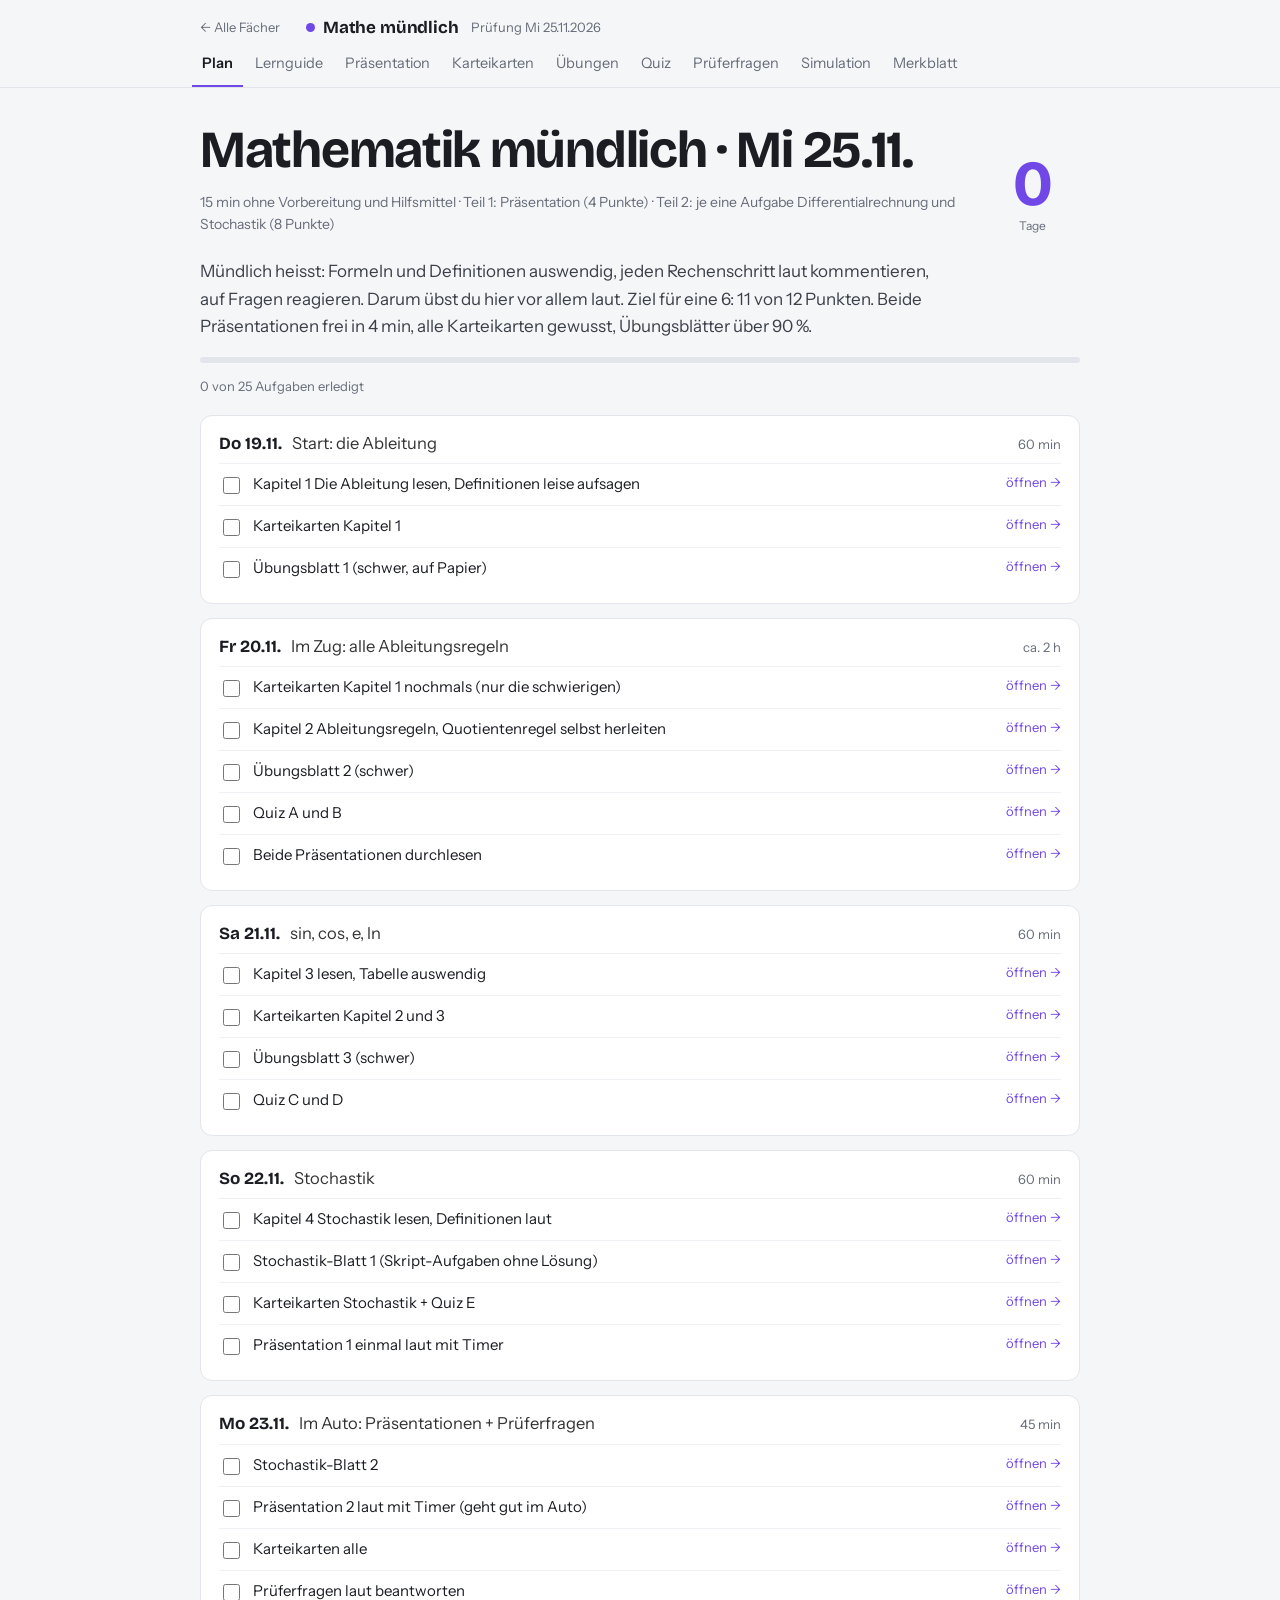
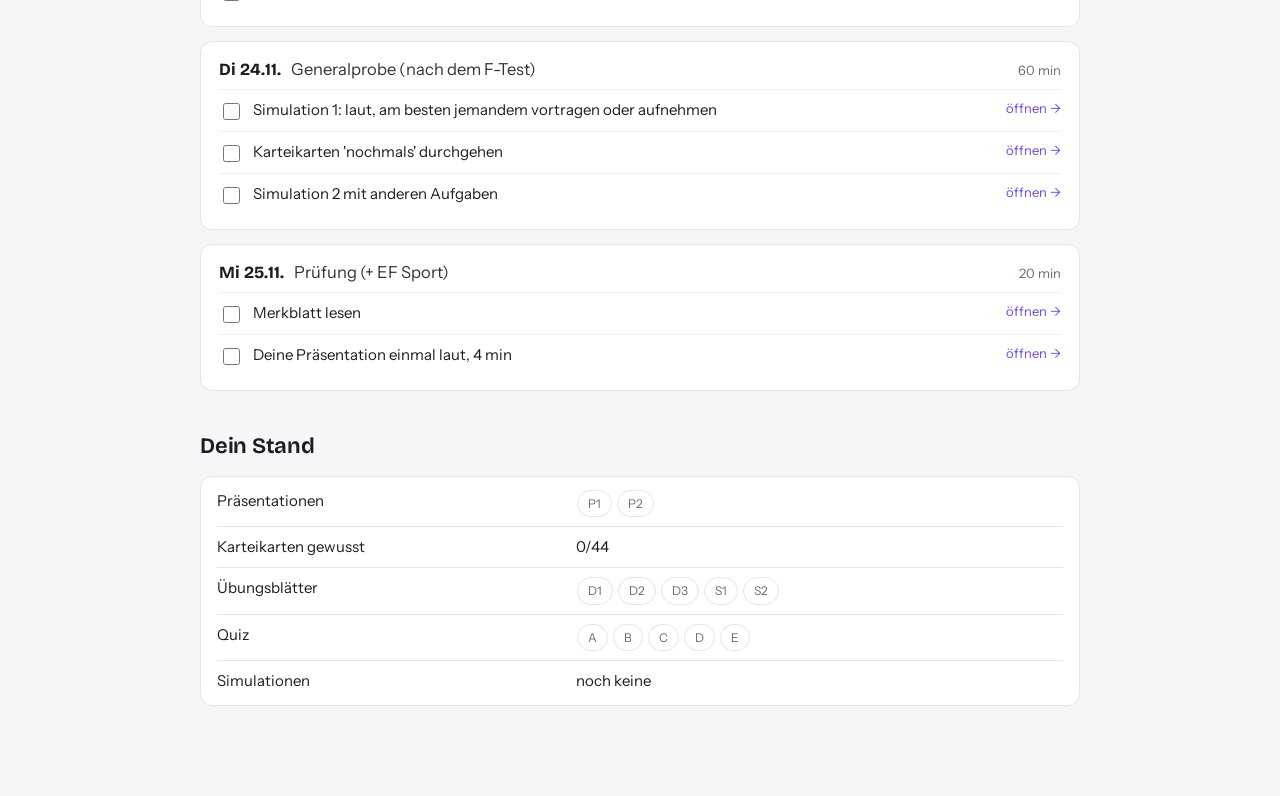
<file: mathe.html>
<!DOCTYPE html>
<html lang="de-CH">
<head>
<meta charset="utf-8">
<meta name="viewport" content="width=device-width, initial-scale=1">
<title>Mathe mündlich · Lernguide</title>
<style>
:root{--ink:#161616;--mute:#6b6b6b;--line:#e4e4e4;--soft:#f7f7f5;--acc:#1f4fa3;--ok:#1d7a3e;--no:#b3261e;}
*{box-sizing:border-box}
body{margin:0;font:16px/1.55 -apple-system,BlinkMacSystemFont,"Segoe UI",Helvetica,Arial,sans-serif;color:var(--ink);background:#fff}
header{position:sticky;top:0;background:#fff;border-bottom:1px solid var(--line);z-index:5}
.top{max-width:920px;margin:0 auto;padding:10px 20px 0;display:flex;align-items:baseline;gap:12px}
.top b{font-size:15px;letter-spacing:.02em}
.top span{color:var(--mute);font-size:13px}
#nav{max-width:920px;margin:0 auto;padding:0 12px;display:flex;gap:2px;overflow-x:auto;scrollbar-width:none}
#nav::-webkit-scrollbar{display:none}
#nav a{padding:10px 10px 9px;color:var(--mute);text-decoration:none;font-size:14px;white-space:nowrap;border-bottom:2px solid transparent}
#nav a.on{color:var(--ink);border-bottom-color:var(--ink)}
main{max-width:920px;margin:0 auto;padding:24px 20px 80px}
h1{font-size:28px;line-height:1.2;margin:8px 0 10px;letter-spacing:-.01em}
h2{font-size:19px;margin:30px 0 10px}
h3{font-size:16px;margin:26px 0 8px;padding-top:14px;border-top:1px solid var(--line)}
a{color:var(--acc)}
.lead{color:#333;max-width:720px}
.small{font-size:13px;color:var(--mute)}
.crumb{font-size:13px;color:var(--mute);margin:0}
.crumb a{color:var(--mute)}
.hero{display:flex;justify-content:space-between;align-items:center;gap:20px;border-bottom:1px solid var(--line);padding-bottom:14px}
.hero p{margin:0;color:var(--mute);font-size:14px}
.count{text-align:center;font-size:12px;color:var(--mute);min-width:70px}
.count span{display:block;font-size:40px;font-weight:700;color:var(--ink);line-height:1}
.bar{height:3px;background:var(--line);margin:14px 0 4px}
.bar div{height:3px;background:var(--ink);transition:width .3s}
.days{display:grid;gap:12px;margin-top:18px}
.day{border:1px solid var(--line);padding:12px 14px}
.dh{display:flex;gap:10px;align-items:baseline;margin-bottom:6px;flex-wrap:wrap}
.dh span{color:#333}
.dh em{margin-left:auto;font-style:normal;font-size:13px;color:var(--mute)}
.task{display:flex;gap:10px;align-items:flex-start;padding:6px 0;border-top:1px solid #f0f0f0;font-size:15px;cursor:pointer}
.task input{margin-top:5px;accent-color:var(--ink)}
.task span{flex:1}
.task input:checked+span{color:var(--mute);text-decoration:line-through}
.go{font-size:13px;white-space:nowrap;text-decoration:none}
table{border-collapse:collapse;width:100%;font-size:14.5px;margin:8px 0}
th,td{border-bottom:1px solid var(--line);padding:8px 10px 8px 0;text-align:left;vertical-align:top}
th{font-weight:600;font-size:13px;color:var(--mute)}
.tw{overflow-x:auto}
table.data td,table.data th{padding:6px 10px;white-space:nowrap;text-align:center}
table.data th{text-align:left}
.pill{display:inline-block;font-size:12px;padding:2px 8px;border:1px solid var(--line);border-radius:20px;text-decoration:none;color:var(--mute);margin:1px}
.pill.good,.btn.good{border-color:var(--ok);color:var(--ok)}
.pill.bad,.btn.bad{border-color:var(--no);color:var(--no)}
.btn{display:inline-block;font:inherit;font-size:14px;padding:8px 14px;border:1px solid var(--ink);background:var(--ink);color:#fff;text-decoration:none;cursor:pointer;margin:3px 4px 3px 0;border-radius:3px}
.btn.ghost,.btn.sm,.btn.good,.btn.bad{background:#fff;color:var(--ink)}
.btn.sm{font-size:13px;padding:5px 10px;border-color:var(--line)}
.btn.sm.on{background:var(--ink);color:#fff}
.btns{white-space:nowrap}
.list .row{display:flex;gap:12px;padding:13px 2px;border-bottom:1px solid var(--line);text-decoration:none;color:var(--ink);align-items:center}
.list .row b{width:22px;color:var(--mute)}
.list .row .go{margin-left:auto}
.tag{font-size:11px;color:var(--mute);border:1px solid var(--line);padding:1px 6px;border-radius:10px}
.how{border-left:2px solid var(--ink);padding:4px 0 4px 14px;margin:14px 0;font-size:15px}
.how ol{margin:6px 0 0;padding-left:20px}
.note{font-size:14px;color:var(--mute);border:1px solid var(--line);padding:10px 12px;margin:10px 0}
.formula{font-family:Georgia,serif;font-size:17px;padding:6px 0}
.chapter ul,.chapter ol{padding-left:20px}
.chapter li{margin:3px 0}
.after{margin-top:30px;padding-top:16px;border-top:1px solid var(--ink)}
.after b{display:block;margin-bottom:8px}
.pn{display:flex;justify-content:space-between;margin-top:26px;font-size:14px}
.qhead{display:flex;justify-content:space-between;font-size:13px;color:var(--mute);margin-top:10px}
.qcard h2{font-size:20px;margin:22px 0 14px;line-height:1.35}
.opts{display:grid;gap:8px}
.opt{display:flex;gap:12px;align-items:flex-start;text-align:left;font:inherit;font-size:15.5px;background:#fff;border:1px solid var(--line);padding:12px 14px;cursor:pointer;border-radius:3px;color:var(--ink)}
.opt:hover{border-color:#999}
.opt span{font-size:12px;color:var(--mute);border:1px solid var(--line);border-radius:50%;width:22px;height:22px;flex:none;display:flex;align-items:center;justify-content:center;margin-top:1px}
.opt.right{border-color:var(--ok);box-shadow:inset 3px 0 0 var(--ok)}
.opt.wrong{border-color:var(--no);box-shadow:inset 3px 0 0 var(--no)}
.fb{margin:14px 0;padding:10px 14px;border:1px solid var(--line);font-size:15px}
.fb.y b,.y{color:var(--ok)}
.fb.n b,.n{color:var(--no)}
.rev{border-top:1px solid var(--line);padding:10px 0;font-size:14.5px}
.tabs{display:flex;flex-wrap:wrap;gap:6px;margin:12px 0}
.tabs a{font-size:13px;padding:5px 10px;border:1px solid var(--line);border-radius:20px;text-decoration:none;color:var(--mute)}
.tabs a.on{border-color:var(--ink);color:var(--ink)}
svg{width:100%;height:auto;display:block}
.chart{max-width:640px;border:1px solid var(--line);margin:12px 0}
.ax{stroke:#222;stroke-width:1.2}
.grid{stroke:#eee;stroke-width:1}
.lb{font-size:11px;fill:#555;font-family:inherit}
.dash{stroke:#888;stroke-dasharray:4 4;stroke-width:1}
.c1{stroke:#b3261e;fill:none;stroke-width:2}
.c2{stroke:#1d7a3e;fill:none;stroke-width:2}
.c3{stroke:#1f4fa3;fill:none;stroke-width:2}
.c4{stroke:#2e9e5b;fill:none;stroke-width:2}
.c5{stroke:#222;fill:none;stroke-width:2}
.pt{fill:#1f4fa3}
.mark{fill:none;stroke:#161616;stroke-width:2}
rect.blk{fill:#d9d9d4;stroke:#999}
.guess{display:flex;flex-wrap:wrap;gap:12px;align-items:flex-end;margin:10px 0}
.guess label{font-size:13px;color:var(--mute);display:flex;flex-direction:column;gap:4px}
.guess input{font:inherit;padding:7px 9px;border:1px solid var(--line);width:130px}
.drawcard{border-top:1px solid var(--line);padding:14px 0}
.drawcard h2{font-size:17px;margin:0 0 6px}
.sol{margin-top:10px}
.sol svg{max-width:520px;border:1px solid var(--line)}
.state{font-size:12px;margin-left:8px}
.state.y{color:var(--ok)}.state.n{color:var(--no)}
.simq{border-top:1px solid var(--line);padding:12px 0}
.sopt{display:block;padding:4px 0 4px 4px;font-size:15px;cursor:pointer}
.timer{position:sticky;top:90px;float:right;font-variant-numeric:tabular-nums;border:1px solid var(--ink);padding:4px 10px;background:#fff;font-size:15px}
.ans{font:inherit;font-size:18px;padding:10px 12px;border:1px solid #bbb;width:100%;max-width:420px;margin:12px 8px 6px 0;border-radius:3px}
.ans.sm{font-size:16px;padding:7px 10px;margin:6px 0 0;max-width:320px}
.ans:disabled{background:#fafafa}
.acc{display:flex;flex-wrap:wrap;gap:4px;margin:4px 0}
.acc button{font:inherit;font-size:15px;width:34px;height:32px;border:1px solid var(--line);background:#fff;border-radius:3px;cursor:pointer}
.gap{display:inline-block;border-bottom:1.5px solid var(--ink);min-width:70px;color:transparent}
.pron{font-weight:700}
table.conj td,table.conj th{white-space:nowrap}
.ans.inl{display:inline-block;width:170px;margin:2px 4px;font-size:15px;padding:4px 7px}
.ans.wide{max-width:640px}
.ans.okk{border-color:var(--ok);background:#f4faf6}.ans.nok{border-color:var(--no);background:#fdf5f4}
.txt{line-height:2.3;font-size:16px}
.res{font-size:14px;margin-top:4px}
.ch{font:inherit;font-size:14px;min-width:28px;height:28px;border:1px solid var(--line);background:#fff;border-radius:3px;cursor:pointer;margin:1px}
.fr{display:inline-flex;flex-direction:column;vertical-align:middle;text-align:center;margin:0 3px;font-size:.92em;line-height:1.25}
.fr>span:first-child{border-bottom:1px solid currentColor;padding:0 3px}
.fr>span:last-child{padding:0 3px}
.ol{border-top:1px solid currentColor;padding-top:1px}
.formula{font-size:17px;padding:8px 0;font-family:inherit}
.card{border:1px solid var(--ink);min-height:180px;display:flex;flex-direction:column;justify-content:center;align-items:center;text-align:center;padding:24px;margin:14px 0;cursor:pointer;font-size:20px;border-radius:4px}
.card .back{margin-top:16px;padding-top:16px;border-top:1px solid var(--line);font-size:18px;color:#333;width:100%}
.timer.big{position:static;float:none;display:inline-block;font-size:28px;padding:6px 14px;margin:6px 0}
.timer.over{color:var(--no);border-color:var(--no)}
.cues{font-size:18px;line-height:1.9}
.step{border-left:2px solid var(--ink);padding:2px 0 2px 14px;margin:14px 0}
.step p{margin:4px 0}
.hide{display:none}
.sol{border-left:2px solid var(--ok);padding:6px 12px;margin:8px 0;font-size:15px}
.ans.okk{border-color:var(--ok);background:#f4faf6}.ans.nok{border-color:var(--no);background:#fdf5f4}
.btn.on{background:var(--ink);color:#fff}
@media (max-width:600px){h1{font-size:24px}main{padding:18px 16px 70px}.count span{font-size:32px}.btns{white-space:normal}th,td{padding:7px 8px 7px 0}}
.home{font-size:13px;text-decoration:none;margin-right:6px}
</style>
<link rel="preconnect" href="https://fonts.googleapis.com"><link rel="preconnect" href="https://fonts.gstatic.com" crossorigin><link href="https://fonts.googleapis.com/css2?family=Bricolage+Grotesque:opsz,wght@12..96,500..800&family=Instrument+Sans:wght@400;500;600&display=swap" rel="stylesheet"><link rel="stylesheet" href="theme.css"><style>:root{--acc:#7048E8}</style></head>
<body>
<header><div class="top"><a class="home" href="index.html">← Alle Fächer</a><b>Mathe mündlich</b><span>Prüfung Mi 25.11.2026</span></div><nav id="nav"></nav></header>
<main id="app"></main>
<script>

const EXAM_DATE = "2026-11-25";
const fr = (a, b) => `<span class="fr"><span>${a}</span><span>${b}</span></span>`;
const sq = x => `√<span class="ol">${x}</span>`;
const LIM = `lim<sub>h→0</sub>`;

const TOPICS = [
{id:"d2", n:1, title:"Die Ableitung (Diff. 2)", short:"Ableitung"},
{id:"d3", n:2, title:"Weitere Ableitungsregeln (Diff. 3)", short:"Ableitungsregeln"},
{id:"d4", n:3, title:"Weitere Ableitungsfunktionen (Diff. 4)", short:"sin, e, ln"},
{id:"st", n:4, title:"Stochastik 2 (bis S. 14) + Einstiegsaufgaben", short:"Stochastik"}
];

const CHAPTERS = {
d2: `
<div class="how"><b>So lernst du (ca. 40 min)</b><ol><li>Lies das Kapitel und sag jede Definition laut, ohne hinzuschauen.</li><li>Rechne die Herleitung von (x²)' und (x³)' mit der h-Methode auf Papier.</li><li><a href="#" data-go="cards/d2">Karteikarten</a>, dann <a href="#" data-go="ueb/d1">Übungsblatt 1</a>.</li></ol></div>
<h3>Differenzenquotient und Differentialquotient</h3>
<p><b>Differenzenquotient</b> = Steigung der <b>Sekante</b> durch (x₀, f(x₀)) und (x, f(x)): ${fr("f(x) − f(x₀)", "x − x₀")} oder ${fr("f(x₀+h) − f(x₀)", "h")}</p>
<p><b>Differentialquotient (Ableitung an der Stelle x₀)</b> = Steigung der <b>Tangente</b>: Lässt man x gegen x₀ (bzw. h gegen 0) gehen, wird die Sekante zur Tangente.</p>
<p class="formula">f'(x₀) = lim<sub>x→x₀</sub> ${fr("f(x) − f(x₀)", "x − x₀")} = ${LIM} ${fr("f(x₀+h) − f(x₀)", "h")}</p>
<p>f heisst <b>differenzierbar</b> an der Stelle x₀, wenn dieser Grenzwert existiert. Gegenbeispiel: f(x) = |x| hat bei x = 0 einen Knick. Von links ist die Steigung −1, von rechts +1, es gibt keine eindeutige Tangente → nicht differenzierbar.</p>
<h3>Ableitungsfunktion und graphisches Ableiten</h3>
<p>Ordnet man jeder Stelle x die Steigung f'(x) zu, erhält man die <b>Ableitungsfunktion f'</b>. Graphisches Differenzieren:</p>
<div class="tw"><table><tr><th>Graph von f</th><th>Graph von f'</th></tr>
<tr><td>Extrempunkt (Hoch-/Tiefpunkt), waagrechte Tangente</td><td>Nullstelle</td></tr>
<tr><td>Wendepunkt (stärkste Steigung)</td><td>Extrempunkt</td></tr>
<tr><td>f steigt</td><td>f' liegt über der x-Achse (f' > 0)</td></tr>
<tr><td>f fällt</td><td>f' liegt unter der x-Achse (f' < 0)</td></tr>
<tr><td>Polynom vom Grad n</td><td>Polynom vom Grad n − 1</td></tr></table></div>
<h3>Rechnerisch ableiten (h-Methode)</h3>
<p>Beispiel f(x) = x² + 2x: ${fr("(x+h)² + 2(x+h) − x² − 2x", "h")} = ${fr("2xh + h² + 2h", "h")} = 2x + h + 2 → <b>f'(x) = 2x + 2</b></p>
<h3>Elementare Ableitungsregeln</h3>
<div class="tw"><table><tr><th>Regel</th><th>Formel</th><th>Beispiel</th></tr>
<tr><td>Konstante</td><td>f(x) = c → f'(x) = 0</td><td>(17)' = 0, (π²)' = 0</td></tr>
<tr><td>Potenzregel</td><td>(xⁿ)' = n·xⁿ⁻¹</td><td>(x⁷)' = 7x⁶</td></tr>
<tr><td>Faktorregel</td><td>(c·f(x))' = c·f'(x)</td><td>(3x⁵)' = 15x⁴</td></tr>
<tr><td>Summenregel</td><td>(f(x) + g(x))' = f'(x) + g'(x)</td><td>(x⁴ + x²)' = 4x³ + 2x</td></tr></table></div>
<p><b>Herleitung Potenzregel:</b> (x+h)ⁿ = xⁿ + n·xⁿ⁻¹·h + (Terme mit h², h³, ...). Im Differenzenquotient fällt xⁿ weg, man teilt durch h, und für h → 0 bleibt nur n·xⁿ⁻¹. Binomische Formeln: (x+h)² = x² + 2xh + h², (x+h)³ = x³ + 3x²h + 3xh² + h³.</p>
<p><b>Herleitung Summenregel:</b> ${LIM} ${fr("f(x+h) + g(x+h) − f(x) − g(x)", "h")} = ${LIM} ${fr("f(x+h) − f(x)", "h")} + ${LIM} ${fr("g(x+h) − g(x)", "h")} = f'(x) + g'(x)</p>
`,
d3: `
<div class="how"><b>So lernst du (ca. 50 min)</b><ol><li>Lerne die vier Regeln als Formel und als Merksatz.</li><li>Leite die Quotientenregel aus der Produktregel selbst her (Papier).</li><li><a href="#" data-go="ueb/d2">Übungsblatt 2</a> und <a href="#" data-go="quiz/B">Quiz B</a>.</li></ol></div>
<h3>Ableitung von √x und 1/x</h3>
<p>(${sq("x")})' = ${fr("1", "2" + sq("x"))} &nbsp;&nbsp; (${fr("1", "x")})' = −${fr("1", "x²")}</p>
<p>Da ${sq("x")} = x<sup>1/2</sup> und ${fr("1", "x")} = x<sup>−1</sup>, passt das zur Potenzregel: <b>Die Potenzregel gilt für alle reellen Exponenten.</b> (Der Beweis braucht die Kettenregel und ln bzw. eˣ.) Beispiele: (x⁻¹)' = −x⁻², (x⁻³⁴)' = −34x⁻³⁵, (x<sup>1/3</sup>)' = ⅓x<sup>−2/3</sup>.</p>
<p>h-Methode für √x: mit ${sq("x+h")} + ${sq("x")} erweitern → ${fr("h", "h(" + sq("x+h") + " + " + sq("x") + ")")} → ${fr("1", "2" + sq("x"))}. Für 1/x: auf gleichen Nenner bringen → ${fr("−h", "x(x+h)h")} → −${fr("1", "x²")}.</p>
<h3>Produktregel</h3>
<p class="formula">p(x) = f(x)·g(x) &nbsp;⇒&nbsp; p'(x) = f'(x)·g(x) + f(x)·g'(x)</p>
<p><b>Achtung:</b> (f·g)' ≠ f'·g'. Gegenbeispiel: x²·x³ = x⁵ → 5x⁴, aber 2x·3x² = 6x³.</p>
<p><b>Beweis (Nullergänzung):</b> Im Zähler −f(x)g(x+h) + f(x)g(x+h) einfügen (= 0):<br>${fr("p(x+h) − p(x)", "h")} = ${fr("f(x+h) − f(x)", "h")}·g(x+h) + f(x)·${fr("g(x+h) − g(x)", "h")} → f'(x)·g(x) + f(x)·g'(x)<br>(g(x+h) → g(x), weil g differenzierbar und damit stetig ist).</p>
<p>Beispiele: (x·${sq("x")})' = ${sq("x")} + x·${fr("1", "2" + sq("x"))} = ${fr("3", "2")}${sq("x")} &nbsp;·&nbsp; ((1−x³)(2+2x+2x²))' = −3x²(2+2x+2x²) + (1−x³)(2+4x)</p>
<h3>Quotientenregel</h3>
<p class="formula">(${fr("g(x)", "h(x)")})' = ${fr("g'(x)·h(x) − g(x)·h'(x)", "h(x)²")}, h(x) ≠ 0</p>
<p>Merksatz: <b>"Ableitung Zähler mal Nenner minus Zähler mal Ableitung Nenner, durch Nenner im Quadrat"</b> (NAZ − ZAN durch N²). Die Reihenfolge im Zähler ist wichtig wegen dem Minus.</p>
<p><b>Herleitung:</b> f = ${fr("g", "h")} → g = f·h → Produktregel: g' = f'·h + f·h' → f' = ${fr("g' − f·h'", "h")} → f durch ${fr("g", "h")} ersetzen und auf einen Bruchstrich: f' = ${fr("g'·h − g·h'", "h²")}</p>
<p>Beispiel: (${fr("3x", "x−3")})' = ${fr("3(x−3) − 3x·1", "(x−3)²")} = ${fr("−9", "(x−3)²")} &nbsp;·&nbsp; Spezialfall: (${fr("1", "h")})' = ${fr("−h'", "h²")}</p>
<h3>Kettenregel</h3>
<p>Verkettung k(x) = f(g(x)): äussere Funktion f, innere Funktion g. Beispiel (2x+1)³: f(x) = x³, g(x) = 2x+1.</p>
<p class="formula">k'(x) = f'(g(x))·g'(x) &nbsp;&nbsp; "äussere Ableitung mal innere Ableitung"</p>
<p>Beispiele: ((2x+1)³)' = 3(2x+1)²·2 = 6(2x+1)² &nbsp;·&nbsp; (${sq("x+1")})' = ${fr("1", "2" + sq("x+1"))} &nbsp;·&nbsp; (${fr("1", "−3x²−7")})' = −${fr("1", "(−3x²−7)²")}·(−6x) = ${fr("6x", "(−3x²−7)²")}</p>
<p><b>Beweis-Idee:</b> Differenzenquotient mit ${fr("g(x+h) − g(x)", "g(x+h) − g(x)")} = 1 erweitern → ${fr("f(g(x+h)) − f(g(x))", "g(x+h) − g(x)")}·${fr("g(x+h) − g(x)", "h")} → f'(g(x))·g'(x).</p>
`,
d4: `
<div class="how"><b>So lernst du (ca. 40 min)</b><ol><li>Lerne die Tabelle unten auswendig (Karteikarten).</li><li>Rechne die Herleitung von (eˣ)' und (ln x)' einmal nach.</li><li><a href="#" data-go="ueb/d3">Übungsblatt 3</a> und <a href="#" data-go="quiz/C">Quiz C</a>.</li></ol></div>
<h3>Alle Ableitungen auf einen Blick</h3>
<div class="tw"><table><tr><th>f(x)</th><th>f'(x)</th></tr>
<tr><td>sin(x)</td><td>cos(x)</td></tr><tr><td>cos(x)</td><td>−sin(x)</td></tr>
<tr><td>tan(x) = ${fr("sin(x)", "cos(x)")}</td><td>${fr("1", "cos²(x)")} = 1 + tan²(x)</td></tr>
<tr><td>eˣ</td><td>eˣ</td></tr><tr><td>aˣ = e<sup>x·ln(a)</sup></td><td>ln(a)·aˣ</td></tr>
<tr><td>ln(x)</td><td>${fr("1", "x")}</td></tr><tr><td>logₐ(x) = ${fr("ln(x)", "ln(a)")}</td><td>${fr("1", "x·ln(a)")}</td></tr></table></div>
<h3>Herleitungen (Ideen)</h3>
<ul>
<li><b>sin:</b> Differenzialquotient + Additionstheorem sin(x+h) = sin x cos h + cos x sin h, dann ${LIM} ${fr("sin h", "h")} = 1 und ${LIM} ${fr("cos h − 1", "h")} = 0 → cos(x). Winkel immer im <b>Bogenmass</b>!</li>
<li><b>tan:</b> Quotientenregel: ${fr("cos·cos − sin·(−sin)", "cos²")} = ${fr("cos² + sin²", "cos²")} = ${fr("1", "cos²")} (weil sin² + cos² = 1).</li>
<li><b>eˣ:</b> ${fr("e<sup>x+h</sup> − eˣ", "h")} = eˣ·${fr("e<sup>h</sup> − 1", "h")} und für kleine h gilt e<sup>h</sup> ≈ 1 + h → eˣ. eˣ ist die einzige Funktion (bis auf Faktor), die ihre eigene Ableitung ist. e = ${LIM.replace("h→0", "n→∞")} (1 + 1/n)ⁿ ≈ 2.718.</li>
<li><b>aˣ:</b> aˣ = e<sup>x·ln a</sup> → Kettenregel → ln(a)·aˣ.</li>
<li><b>ln:</b> e<sup>ln x</sup> = x auf beiden Seiten ableiten: e<sup>ln x</sup>·(ln x)' = 1 → x·(ln x)' = 1 → (ln x)' = ${fr("1", "x")}.</li>
<li><b>logₐ:</b> Basiswechsel logₐ x = ${fr("ln x", "ln a")} → ${fr("1", "ln a")}·${fr("1", "x")}.</li></ul>
<p>Beispiele: (2eˣ)' = 2eˣ · (e<sup>2x+1</sup>)' = 2e<sup>2x+1</sup> · (e<sup>√x</sup>)' = e<sup>√x</sup>·${fr("1", "2" + sq("x"))} · (3ˣ)' = ln3·3ˣ · (−4ˣ)' = −ln4·4ˣ · (2<sup>x+2</sup>)' = ln2·2<sup>x+2</sup> · (ln(2x))' = ${fr("1", "x")} · (2ln(x+1))' = ${fr("2", "x+1")} · (log₃x)' = ${fr("1", "x·ln3")}</p>
`,
st: `
<div class="how"><b>So lernst du (ca. 60 min)</b><ol><li>Einstieg: Pfadregeln und "mindestens einmal" wiederholen.</li><li>Definitionen Zufallsvariable, Verteilung, Erwartungswert, Varianz, Standardabweichung auswendig.</li><li>Aufgaben aus dem Skript nochmals ohne Lösung rechnen: <a href="#" data-go="ueb/s1">Stochastik-Blatt 1</a>, dann Blatt 2.</li></ol></div>
<h3>2.0 Einstieg (Wiederholung)</h3>
<ul><li><b>Pfadregel 1 (Produkt):</b> Wahrscheinlichkeiten entlang eines Pfades im Baumdiagramm multiplizieren.</li>
<li><b>Pfadregel 2 (Summe):</b> Wahrscheinlichkeiten mehrerer Pfade, die zum Ereignis gehören, addieren.</li>
<li><b>Gegenereignis:</b> P(Ā) = 1 − P(A). Nützlich bei "mindestens einmal": P(mind. 1) = 1 − P(keinmal).</li>
<li><b>Mit / ohne Zurücklegen:</b> KELLER, 4 Karten ohne Zurücklegen: P(LEER) = ${fr("2", "6")}·${fr("2", "5")}·${fr("1", "4")}·${fr("1", "3")} = ${fr("1", "90")}; mit Zurücklegen: ${fr("2·2·2·1", "6⁴")} = ${fr("1", "162")}.</li>
<li><b>Mindestens-Aufgabe:</b> Blutgruppe AB 4 %. Wie viele Personen für P(mind. eine AB) ≥ 90 %? 1 − 0.96ⁿ ≥ 0.9 → 0.96ⁿ ≤ 0.1 → n ≥ ${fr("ln 0.1", "ln 0.96")} ≈ 56.4 → <b>57 Personen</b> (Ungleichung dreht sich, weil ln 0.96 < 0).</li>
<li><b>Würfelspiel Summe 8:</b> P(8) = ${fr("5", "36")}; sonst zweite Chance mit aufeinanderfolgenden Augenzahlen (${fr("10", "36")}): P(Gewinn) = ${fr("5", "36")} + ${fr("31", "36")}·${fr("10", "36")} ≈ 0.378.</li></ul>
<h3>Zufallsvariable und Verteilung</h3>
<p><b>Definition 1:</b> Eine <b>Zufallsvariable</b> (Zufallsgrösse) X ordnet jedem Ergebnis eines Zufallsversuchs eine Zahl zu. Mögliche Werte: x₁, x₂, ..., xₙ.</p>
<p><b>Definition 2:</b> Ordnet man jedem Wert xᵢ die Wahrscheinlichkeit P(X = xᵢ) = pᵢ zu, erhält man die <b>Wahrscheinlichkeitsverteilung</b> von X (als Tabelle oder Säulendiagramm).</p>
<p>Es gilt immer: <b>p₁ + p₂ + ... + pₙ = 1</b>. Werte, die nicht vorkommen, haben P = 0.</p>
<p>Beispiel: Zwei Würfel, keine Eins → −1 Fr., sonst +1 Fr. pro Eins: P(X = 2) = ${fr("1", "36")}, P(X = 1) = ${fr("10", "36")}, P(X = −1) = ${fr("25", "36")}.</p>
<h3>Erwartungswert</h3>
<p class="formula">E(X) = μ = x₁·p₁ + x₂·p₂ + ... + xₙ·pₙ = Σ xᵢ·pᵢ</p>
<p>Gewichtetes Mittel der Werte. Bei Spielen: durchschnittlicher Gewinn pro Spiel <b>auf lange Sicht</b>. Herleitung: Mittelwert = Σ xᵢ·${fr("Hᵢ", "n")}, und die relative Häufigkeit ${fr("Hᵢ", "n")} nähert sich für grosse n der Wahrscheinlichkeit pᵢ. E(X) muss kein möglicher Wert sein (Würfel: 3.5).</p>
<p><b>Definition 4: Faires Spiel</b>, wenn sich Gewinn und Verlust auf lange Sicht ausgleichen: <b>E(Gewinn) = 0</b> (Gewinn = Auszahlung − Einsatz). Fairer Einsatz = E(Auszahlung).</p>
<h3>Varianz und Standardabweichung</h3>
<p>Der Erwartungswert ist ein <b>Lagemass</b>, sagt aber nichts über die Streuung. Die Summe der Abweichungen (xᵢ − μ)·pᵢ ist immer 0, darum quadriert man.</p>
<p class="formula">Var(X) = Σ (xᵢ − μ)²·pᵢ = E((X − μ)²) &nbsp;&nbsp;&nbsp; σ(X) = √Var(X)</p>
<p>Die Varianz hat die quadrierte Einheit (Fr.²), die Standardabweichung wieder die Einheit der Werte (Fr.). Grosse Abweichungen fallen durch das Quadrieren stärker ins Gewicht. σ = Risiko bzw. Schwankung.</p>
<h3>Wichtige Beispiele aus dem Skript</h3>
<div class="tw"><table><tr><th>Beispiel</th><th>E(X)</th><th>Var(X)</th><th>σ</th></tr>
<tr><td>Achtflächiger Würfel</td><td>4.5</td><td>5.25</td><td>≈ 2.29</td></tr>
<tr><td>Augensumme zweier Würfel</td><td>7</td><td>${fr("35", "6")} ≈ 5.83</td><td>≈ 2.42</td></tr>
<tr><td>Betrag der Differenz zweier Würfel</td><td>${fr("70", "36")} ≈ 1.94</td><td></td><td></td></tr>
<tr><td>Jahrmarkt (Einsatz 1, 10→2, 11→5, 12→15)</td><td>Gewinn −${fr("5", "36")} ≈ −0.14 Fr.</td><td></td><td></td></tr>
<tr><td>Böse Drei (Einsatz 3, ohne 3 Augensumme)</td><td>Gewinn +2 Fr.</td><td></td><td></td></tr>
<tr><td>Urne 6 rot / 4 schwarz, 3 ziehen, Einsatz 8, ≥2 rot → 10</td><td>Gewinn −${fr("4", "3")} Fr.; fair bei Einsatz ${fr("20", "3")} ≈ 6.67</td><td></td><td></td></tr>
<tr><td>Münzen 1, 2, 5 Fr., Einsatz 2</td><td>E(X) = 4, Gewinn 2; fair bei Einsatz 4</td><td></td><td></td></tr>
<tr><td>Schützin Barbara</td><td>495.51</td><td>≈ 2.61</td><td>≈ 1.62</td></tr></table></div>
`
};

// Präsentationen Teil 1 (je ca. 4 min)
const PRES = [
{t:"Ableitung einer Potenzfunktion und Summenregel", src:"2 Die Ableitung, Theorie S. 15-17",
steps:[
["Einstieg (30 s)", `Die Ableitung f'(x₀) ist die Steigung der Tangente an der Stelle x₀. Man berechnet sie als Grenzwert des Differenzenquotienten: f'(x) = ${LIM} ${fr("f(x+h) − f(x)", "h")}. Ziel heute: Regeln, damit man den Grenzwert nicht jedes Mal neu rechnen muss.`],
["Potenzregel an x² zeigen (1 min)", `${fr("(x+h)² − x²", "h")} = ${fr("x² + 2xh + h² − x²", "h")} = ${fr("2xh + h²", "h")} = 2x + h → 2x für h → 0. Genau so x³: (x+h)³ = x³ + 3x²h + 3xh² + h³ → 3x².`],
["Verallgemeinern (45 s)", `(x+h)ⁿ = xⁿ + n·xⁿ⁻¹·h + (Terme mit h² und höher). xⁿ hebt sich weg, durch h teilen, alle Terme mit h verschwinden → <b>(xⁿ)' = n·xⁿ⁻¹</b>. Merkbild: Exponent nach vorne, Exponent minus 1. Gilt für alle reellen Exponenten: (√x)' = ½x<sup>−½</sup>, (1/x)' = −x⁻².`],
["Konstante und Faktor (30 s)", `(c)' = 0, weil der Graph eine waagrechte Gerade ist. (c·f)' = c·f': der Faktor bleibt stehen, z.B. (3x⁵)' = 15x⁴.`],
["Summenregel mit Beweis (1 min)", `<b>(f + g)' = f' + g'</b>. Beweis: ${fr("f(x+h)+g(x+h) − f(x) − g(x)", "h")} = ${fr("f(x+h) − f(x)", "h")} + ${fr("g(x+h) − g(x)", "h")} → f'(x) + g'(x). Der Grenzwert einer Summe ist die Summe der Grenzwerte.`],
["Beispiel zum Schluss (20 s)", `f(x) = 2x⁷ − 3x² + 20 → f'(x) = 14x⁶ − 6x. Summen- und Faktorregel gliedweise, die Konstante 20 fällt weg.`]],
checks:["Definition Ableitung als Grenzwert genannt","Tangentensteigung erklärt","Herleitung mit (x+h)² vorgerechnet","Allgemeine Potenzregel mit Begründung","Gilt auch für negative/gebrochene Exponenten","Konstanten- und Faktorregel","Summenregel mit Beweis","Beispiel komplett abgeleitet"],
qs:[["Warum fällt eine additive Konstante beim Ableiten weg?","Sie verschiebt den Graphen nur nach oben/unten, die Steigung ändert sich nicht. Formal: (c)' = 0, da c − c = 0 im Zähler."],["Gilt die Potenzregel für x⁻² oder √x?","Ja, für alle reellen Exponenten: (x⁻²)' = −2x⁻³, (√x)' = (x<sup>½</sup>)' = ½x<sup>−½</sup> = 1/(2√x). Der allgemeine Beweis braucht ln und Kettenregel."],["Gibt es auch eine 'Produktregel' der Art (f·g)' = f'·g'?","Nein. x²·x³ = x⁵ hat Ableitung 5x⁴, aber 2x·3x² = 6x³. Richtig ist f'g + fg'."],["Was ist der Unterschied zwischen Differenzen- und Differentialquotient?","Differenzenquotient = Sekantensteigung zwischen zwei Punkten. Differentialquotient = Grenzwert davon für h → 0 = Tangentensteigung."],["Wo ist eine Funktion nicht differenzierbar?","Wo der Grenzwert nicht existiert, z.B. bei Knicken wie |x| bei 0 (links Steigung −1, rechts +1)."]]},
{t:"Produktregel und Quotientenregel", src:"3 Weitere Ableitungsregeln, Theorie S. 21-24",
steps:[
["Motivation (30 s)", `Naheliegend wäre (f·g)' = f'·g'. Das stimmt nicht: x²·x³ = x⁵ → 5x⁴, aber 2x·3x² = 6x³. Wir brauchen eine eigene Regel.`],
["Produktregel (30 s)", `<b>p = f·g → p' = f'·g + f·g'</b>. Kontrolle: (x²·x³)' = 2x·x³ + x²·3x² = 2x⁴ + 3x⁴ = 5x⁴ ✓.`],
["Beweis Produktregel (1 min 15 s)", `${fr("f(x+h)g(x+h) − f(x)g(x)", "h")}. Trick: Nullergänzung −f(x)g(x+h) + f(x)g(x+h). Dann ausklammern: ${fr("f(x+h) − f(x)", "h")}·g(x+h) + f(x)·${fr("g(x+h) − g(x)", "h")} → f'(x)·g(x) + f(x)·g'(x), da g(x+h) → g(x).`],
["Quotientenregel herleiten (1 min)", `f = ${fr("g", "h")} → g = f·h. Produktregel: g' = f'·h + f·h'. Nach f' auflösen: f' = ${fr("g' − f·h'", "h")}. f = ${fr("g", "h")} einsetzen und auf einen Bruchstrich: <b>f' = ${fr("g'·h − g·h'", "h²")}</b>, h ≠ 0. Merksatz NAZ − ZAN durch N².`],
["Beispiel (40 s)", `f(x) = ${fr("3x", "x − 3")}: g = 3x, g' = 3, h = x − 3, h' = 1 → f'(x) = ${fr("3(x−3) − 3x", "(x−3)²")} = ${fr("−9", "(x−3)²")}.`],
["Ausblick (15 s)", `Anwendung: tan = ${fr("sin", "cos")} → tan' = ${fr("cos² + sin²", "cos²")} = ${fr("1", "cos²")}.`]],
checks:["Gegenbeispiel (f·g)' ≠ f'·g'","Produktregel korrekt notiert","Beweis mit Nullergänzung","Kontrolle am Beispiel","Quotientenregel aus Produktregel hergeleitet","Bedingung h(x) ≠ 0","Reihenfolge im Zähler / Merksatz","Quotienten-Beispiel komplett"],
qs:[["Warum darf man im Zähler einfach etwas addieren?","Man addiert −f(x)g(x+h) + f(x)g(x+h) = 0, der Wert ändert sich also nicht. Das nennt man Nullergänzung."],["Warum geht g(x+h) gegen g(x)?","g ist differenzierbar, also auch stetig. Für h → 0 nähert sich g(x+h) dem Wert g(x)."],["Warum ist die Reihenfolge im Zähler der Quotientenregel wichtig?","Wegen des Minus: g'h − gh' ist das Negative von gh' − g'h. Vertauscht man, hat das Resultat das falsche Vorzeichen."],["Wie leitet man 1/h(x) ab?","Mit g = 1, g' = 0: (1/h)' = −h'/h². Beispiel (1/x)' = −1/x²."],["Kann man f(x) = (x²+1)/x auch ohne Quotientenregel ableiten?","Ja, zuerst vereinfachen: x + x⁻¹ → 1 − 1/x². Oft ist Umformen schneller."],["Wie leitet man ein Produkt aus drei Faktoren ab?","Produktregel zweimal: (fgk)' = f'gk + fg'k + fgk'."]]}
];

// Karteikarten (auswendig)
const CARDS = {
d2: [
["Differenzenquotient", `${fr("f(x₀+h) − f(x₀)", "h")} = Steigung der Sekante`],
["Differentialquotient f'(x₀)", `${LIM} ${fr("f(x₀+h) − f(x₀)", "h")} = Steigung der Tangente`],
["Wann ist f an der Stelle x₀ differenzierbar?", "Wenn der Grenzwert des Differenzenquotienten existiert (eindeutige Tangente). Nicht bei Knicken, z.B. |x| bei 0."],
["Ableitungsfunktion", "Ordnet jeder Stelle x die Steigung f'(x) des Graphen von f zu."],
["Extrempunkt von f entspricht bei f' ...", "einer Nullstelle (waagrechte Tangente)"],
["Wendepunkt von f entspricht bei f' ...", "einem Extrempunkt"],
["f steigt / fällt ⇔ ...", "f' > 0 / f' < 0"],
["Konstantenregel", "(c)' = 0"],
["Potenzregel", "(xⁿ)' = n·xⁿ⁻¹, für alle reellen n"],
["Faktorregel", "(c·f(x))' = c·f'(x)"],
["Summenregel", "(f + g)' = f' + g'"],
["(x+h)³ ausmultipliziert", "x³ + 3x²h + 3xh² + h³"]
],
d3: [
["(√x)'", `${fr("1", "2" + sq("x"))}`],
["(1/x)'", `−${fr("1", "x²")}`],
["Produktregel", "(f·g)' = f'·g + f·g'"],
["Quotientenregel", `(${fr("g", "h")})' = ${fr("g'·h − g·h'", "h²")}, h ≠ 0`],
["Kettenregel", "(f(g(x)))' = f'(g(x))·g'(x): äussere mal innere Ableitung"],
["Trick im Beweis der Produktregel", "Nullergänzung: −f(x)g(x+h) + f(x)g(x+h) im Zähler"],
["Herleitung Quotientenregel in einem Satz", "f = g/h ⇒ g = f·h, Produktregel anwenden, nach f' auflösen, f = g/h einsetzen."],
["Gegenbeispiel (fg)' ≠ f'g'", "x²·x³ = x⁵ → 5x⁴, aber 2x·3x² = 6x³"],
["(1/h(x))'", `${fr("−h'(x)", "h(x)²")}`],
["Innere und äussere Funktion von √(x+1)", "äussere f(x) = √x, innere g(x) = x + 1"]
],
d4: [
["sin'(x)", "cos(x)"], ["cos'(x)", "−sin(x)"], ["tan'(x)", `${fr("1", "cos²(x)")} = 1 + tan²(x)`],
["(eˣ)'", "eˣ"], ["(aˣ)'", "ln(a)·aˣ"], ["(ln x)'", `${fr("1", "x")}`], ["(logₐ x)'", `${fr("1", "x·ln(a)")}`],
["Zwei Grenzwerte für sin'", `${LIM} ${fr("sin h", "h")} = 1 und ${LIM} ${fr("cos h − 1", "h")} = 0`],
["Additionstheorem sin(x+h)", "sin x·cos h + cos x·sin h"],
["Wie leitet man (ln x)' her?", "e^(ln x) = x beidseitig ableiten: x·(ln x)' = 1"],
["aˣ umschreiben", "aˣ = e^(x·ln a)"]
],
st: [
["Zufallsvariable", "Ordnet jedem Ergebnis eines Zufallsversuchs eine Zahl zu."],
["Wahrscheinlichkeitsverteilung", "Zuordnung xᵢ → P(X = xᵢ) = pᵢ für alle möglichen Werte"],
["Σ pᵢ = ?", "1"],
["Erwartungswert", "E(X) = μ = Σ xᵢ·pᵢ (gewichtetes Mittel, Durchschnitt auf lange Sicht)"],
["Faires Spiel", "E(Gewinn) = 0, d.h. Einsatz = E(Auszahlung)"],
["Varianz", "Var(X) = Σ (xᵢ − μ)²·pᵢ"],
["Standardabweichung", "σ = √Var(X), gleiche Einheit wie X"],
["Warum quadriert man bei der Varianz?", "Σ(xᵢ − μ)pᵢ = 0, positive und negative Abweichungen heben sich auf. Quadrieren macht alle positiv und gewichtet grosse stärker."],
["Pfadregeln", "Entlang eines Pfades multiplizieren, verschiedene Pfade addieren"],
["P(mindestens einmal)", "1 − P(keinmal), z.B. 1 − (1−p)ⁿ"],
["Lagemass / Streuungsmass", "Lagemass: Erwartungswert (Median, Modus). Streuungsmass: Varianz, Standardabweichung"]
]
};

// Multiple Choice. Erste Antwort richtig.
const QUIZ = {
A: {t:"Grundregeln", q:[
["f(x) = x⁷", ["7x⁶","x⁶","7x⁷","6x⁷"]],
["f(x) = 5x³ − 2x + 4", ["15x² − 2","15x² − 2 + 4","5x² − 2","15x³ − 2"]],
["f(x) = 1/x", ["−1/x²","1/x²","ln x","−1/x"]],
["f(x) = √x", ["1/(2√x)","2√x","1/√x","½x"]],
["f(x) = x⁻³", ["−3x⁻⁴","−3x⁻²","3x⁻⁴","−4x⁻³"]],
["f(x) = 4/x²", ["−8/x³","8/x³","−8/x","−4/x³"]],
["f(x) = x^(2/3)", ["⅔·x^(−1/3)","⅔·x^(1/3)","3/2·x^(1/3)","⅓·x^(−2/3)"]],
["f(x) = π²", ["0","2π","π²","2π²"]]]},
B: {t:"Produkt, Quotient, Kette", q:[
["f(x) = x²·sin x", ["2x·sin x + x²·cos x","2x·cos x","2x·sin x − x²·cos x","x²·cos x"]],
["f(x) = (2x+1)³", ["6(2x+1)²","3(2x+1)²","6(2x+1)³","3x(2x+1)²"]],
["f(x) = x/(x+1)", ["1/(x+1)²","−1/(x+1)²","(2x+1)/(x+1)²","1"]],
["f(x) = √(x²+1)", ["x/√(x²+1)","1/(2√(x²+1))","2x/√(x²+1)","x·√(x²+1)"]],
["f(x) = x·√x", ["3/2·√x","1/(2√x)","√x","½x·√x"]],
["f(x) = 1/(x²+4)", ["−2x/(x²+4)²","2x/(x²+4)²","−1/(x²+4)²","−1/(2x)"]],
["f(x) = 3x/(x−3)", ["−9/(x−3)²","9/(x−3)²","3/(x−3)²","(6x−9)/(x−3)²"]],
["f(x) = x³·(x²−1)", ["5x⁴ − 3x²","6x³","5x⁴ − x²","3x²·(x²−1)"]]]},
C: {t:"sin, cos, tan, e, ln", q:[
["sin'(x)", ["cos x","−cos x","−sin x","tan x"]],
["cos'(x)", ["−sin x","sin x","−cos x","1/cos²x"]],
["tan'(x)", ["1/cos²x","1/sin²x","−1/cos²x","cos x/sin x"]],
["(e^(2x+1))'", ["2e^(2x+1)","e^(2x+1)","(2x+1)·e^(2x)","2e^(2x)"]],
["(3ˣ)'", ["ln3·3ˣ","x·3^(x−1)","3ˣ","3ˣ/ln3"]],
["(ln(2x))'", ["1/x","2/x","1/(2x)","2·ln x"]],
["(log₃ x)'", ["1/(x·ln3)","ln3/x","1/(3x)","3/x"]],
["(sin(x²))'", ["2x·cos(x²)","cos(2x)","cos(x²)","2x·sin(x²)"]],
["(e^√x)'", ["e^√x/(2√x)","e^√x","√x·e^√x","e^(1/(2√x))"]]]},
D: {t:"Begriffe und Graphen", q:[
["Was gibt der Differenzenquotient an?", ["die Steigung der Sekante","die Steigung der Tangente","die Fläche unter dem Graphen","den y-Achsenabschnitt"]],
["f hat bei x = 2 einen Hochpunkt. Dann gilt:", ["f'(2) = 0","f(2) = 0","f'(2) > 0","f'(2) existiert nicht"]],
["Ein Wendepunkt von f ist beim Graphen von f' ...", ["ein Extrempunkt","eine Nullstelle","ein Wendepunkt","eine Polstelle"]],
["Wo f fällt, ist f' ...", ["negativ","positiv","null","nicht definiert"]],
["f(x) = |x| an der Stelle 0:", ["nicht differenzierbar (Knick)","f'(0) = 0","f'(0) = 1","f'(0) = −1"]],
["Ist f ein Polynom vom Grad 4, dann ist f' ...", ["ein Polynom vom Grad 3","ein Polynom vom Grad 4","ein Polynom vom Grad 5","konstant"]],
["Was passiert beim Differentialquotienten?", ["h → 0, aus der Sekante wird die Tangente","h → ∞","x → 0","man setzt h = 0 direkt ein"]],
["Warum darf man im Differenzenquotienten nicht einfach h = 0 einsetzen?", ["Man würde durch 0 teilen (0/0)","Weil h negativ ist","Weil dann f'(x) = 0 wäre","Das darf man"]]]},
E: {t:"Stochastik", q:[
["Σ pᵢ einer Wahrscheinlichkeitsverteilung ist ...", ["1","0","100","E(X)"]],
["Ein Spiel ist fair, wenn ...", ["E(Gewinn) = 0","E(Auszahlung) = 0","σ = 0","P(Gewinn) = 0.5"]],
["Erwartungswert eines fairen Würfels", ["3.5","3","6","21"]],
["Die Varianz hat die Einheit ...", ["der Werte im Quadrat (z.B. Fr.²)","der Werte (Fr.)","keine Einheit, sie ist eine Wahrscheinlichkeit","Prozent"]],
["Σ (xᵢ − μ)·pᵢ ist immer ...", ["0","1","Var(X)","σ"]],
["P(mindestens eine 6 bei 4 Würfen)", ["1 − (5/6)⁴ ≈ 0.518","4·1/6 ≈ 0.667","(1/6)⁴","1 − (1/6)⁴"]],
["Muss E(X) ein möglicher Wert von X sein?", ["Nein (Würfel: 3.5)","Ja, immer","Nur bei fairen Spielen","Nur wenn σ = 0"]],
["Zwei Würfel, X = Augensumme. E(X) = ?", ["7","6","6.5","12"]],
["Wofür steht σ in einer Spielsituation?", ["für das Risiko / die Schwankung des Gewinns","für den durchschnittlichen Gewinn","für die Gewinnwahrscheinlichkeit","für den Einsatz"]]]}
};

// Übungsblätter mit Zahlen-Antwort (auto) oder Selbstkontrolle (sol)
const UEB = {
d1: {t:"Blatt 1 · Grundregeln, Tangenten, h-Methode", items:[
{q:"f(x) = 3x⁴ − 2x³ + x − 7. Berechne f'(2).", n:73, s:"f'(x) = 12x³ − 6x² + 1 → 96 − 24 + 1 = 73"},
{q:"f(x) = 4√x + 2/x. Berechne f'(4).", n:0.875, s:"f(x) = 4x^½ + 2x⁻¹ → f'(x) = 2/√x − 2/x² → 1 − 0.125 = 0.875"},
{q:"f(x) = x^(3/2). Berechne f'(9).", n:4.5, s:"f'(x) = 1.5·x^½ → 1.5·3 = 4.5"},
{q:"f(x) = (x² + 1)/x. Berechne f'(2) (Tipp: zuerst vereinfachen).", n:0.75, s:"f(x) = x + x⁻¹ → f'(x) = 1 − 1/x² → 1 − 1/4 = 0.75"},
{q:"Tangente an f(x) = x³ − 2x im Punkt x = 1: Wie gross ist der y-Achsenabschnitt?", n:-2, s:"f(1) = −1, f'(x) = 3x² − 2 → m = 1. y = 1·x + q durch (1|−1) → q = −2. Tangente y = x − 2."},
{q:"An welcher Stelle hat f(x) = x² − 4x + 1 die Steigung 2?", n:3, s:"f'(x) = 2x − 4 = 2 → x = 3"},
{q:"f(x) = x³ − 3x. An welcher Stelle x > 0 ist die Tangente waagrecht?", n:1, s:"f'(x) = 3x² − 3 = 0 → x = ±1, also x = 1"},
{q:"Zeige mit der h-Methode: (x³)' = 3x². Schreib alle Schritte und kommentiere sie laut.", sol:`${fr("(x+h)³ − x³", "h")} = ${fr("x³ + 3x²h + 3xh² + h³ − x³", "h")} = ${fr("h(3x² + 3xh + h²)", "h")} = 3x² + 3xh + h² → 3x² für h → 0. Kommentar: binomisch ausmultiplizieren, x³ hebt sich weg, h ausklammern und kürzen, erst dann Grenzwert.`},
{q:"Zeige mit der h-Methode: (1/x)' = −1/x².", sol:`${fr("1/(x+h) − 1/x", "h")} = ${fr("x − (x+h)", "x(x+h)·h")} = ${fr("−h", "x(x+h)h")} = ${fr("−1", "x(x+h)")} → −${fr("1", "x²")}`},
{q:"Skizziere zu f(x) = x³ − 3x den Graphen von f'. Wo hat f' Nullstellen, wo ein Minimum?", sol:"f'(x) = 3x² − 3: nach oben geöffnete Parabel, Nullstellen bei ±1 (= Extrempunkte von f), Minimum bei x = 0 (= Wendepunkt von f)."}
]},
d2: {t:"Blatt 2 · Produkt-, Quotienten-, Kettenregel", items:[
{q:"f(x) = (x² + 1)(x³ − x). Berechne f'(1).", n:4, s:"Produktregel: 2x(x³ − x) + (x² + 1)(3x² − 1). Bei x = 1: 2·0 + 2·2 = 4"},
{q:"f(x) = x/(x² + 1). Berechne f'(2).", n:-0.12, s:"Quotientenregel: ((x² + 1) − x·2x)/(x² + 1)² = (1 − x²)/(x² + 1)² → −3/25 = −0.12"},
{q:"f(x) = (3x − 2)⁵. Berechne f'(1).", n:15, s:"Kettenregel: 5(3x − 2)⁴·3 → 15·1 = 15"},
{q:"f(x) = √(2x + 5). Berechne f'(2).", n:1/3, s:"1/(2√(2x+5))·2 = 1/√(2x+5) → 1/3"},
{q:"f(x) = x²·√x. Berechne f'(4).", n:20, s:"= x^(5/2) → 2.5·x^(3/2) → 2.5·8 = 20 (oder Produktregel)"},
{q:"f(x) = 1/(x² − 3)². Berechne f'(2).", n:-8, s:"(x² − 3)⁻² → −2(x² − 3)⁻³·2x → −8/1 = −8"},
{q:"f(x) = (x + 1)/(x − 1). Berechne f'(3).", n:-0.5, s:"((x − 1) − (x + 1))/(x − 1)² = −2/(x − 1)² → −2/4 = −0.5"},
{q:"f(x) = x·(2x + 1)³. Berechne f'(0).", n:1, s:"Produkt + Kette: (2x+1)³ + x·3(2x+1)²·2 = (2x+1)²(8x+1) → 1"},
{q:"Leite die Quotientenregel aus der Produktregel her und kommentiere jeden Schritt.", sol:"f = g/h → g = f·h. Produktregel: g' = f'h + fh'. Nach f' auflösen: f' = (g' − fh')/h. f = g/h einsetzen: (g' − gh'/h)/h. Mit h erweitern: (g'h − gh')/h²."},
{q:"Leite ab und vereinfache: f(x) = (x² − 1)/(x² + 1).", sol:"(2x(x² + 1) − (x² − 1)2x)/(x² + 1)² = (2x³ + 2x − 2x³ + 2x)/(x² + 1)² = 4x/(x² + 1)²"}
]},
d3: {t:"Blatt 3 · sin, cos, tan, e, ln", items:[
{q:"f(x) = x·sin x. Berechne f'(π).", n:-Math.PI, s:"sin x + x·cos x → 0 + π·(−1) = −π ≈ −3.142"},
{q:"f(x) = x·e^(2x). Berechne f'(0).", n:1, s:"e^(2x) + x·2e^(2x) → 1"},
{q:"f(x) = ln(x² + 1). Berechne f'(1).", n:1, s:"2x/(x² + 1) → 2/2 = 1"},
{q:"f(x) = 2ˣ. Berechne f'(0).", n:Math.LN2, s:"ln2·2ˣ → ln2 ≈ 0.693"},
{q:"f(x) = sin(2x). Berechne f'(0).", n:2, s:"2cos(2x) → 2"},
{q:"f(x) = cos²(x). Berechne f'(π/4).", n:-1, s:"2cos x·(−sin x) → −2·(√2/2)² = −1"},
{q:"f(x) = eˣ/x. Berechne f'(1).", n:0, s:"(eˣ·x − eˣ)/x² → (e − e)/1 = 0"},
{q:"f(x) = log₁₀(x). Berechne f'(10) auf 4 Stellen.", n:1/(10*Math.LN10), s:"1/(x·ln10) → 1/(10·2.3026) ≈ 0.0434"},
{q:"Leite tan(x) mit der Quotientenregel her.", sol:"tan = sin/cos → (cos·cos − sin·(−sin))/cos² = (cos² + sin²)/cos² = 1/cos² = 1 + tan²"},
{q:"Zeige: (ln x)' = 1/x.", sol:"e^(ln x) = x. Beide Seiten ableiten (links Kettenregel): e^(ln x)·(ln x)' = 1 → x·(ln x)' = 1 → (ln x)' = 1/x"}
]},
s1: {t:"Stochastik-Blatt 1 · Aufgaben aus dem Skript", items:[
{q:"Jahrmarkt: Einsatz 1 Fr., Augensumme 10 → 2 Fr., 11 → 5 Fr., 12 → 15 Fr. Erwarteter Gewinn pro Spiel (in Fr.)?", n:-5/36, s:"P(10) = 3/36, P(11) = 2/36, P(12) = 1/36. E(Auszahlung) = (6 + 10 + 15)/36 = 31/36 → Gewinn 31/36 − 1 = −5/36 ≈ −0.139 Fr."},
{q:"Zwei Würfel, X = Augensumme. Var(X)?", n:35/6, s:"μ = 7. Var = (25·1 + 16·2 + 9·3 + 4·4 + 1·5 + 0 + 1·5 + 4·4 + 9·3 + 16·2 + 25·1)/36 = 210/36 = 35/6 ≈ 5.83"},
{q:"Zwei Würfel, Y = Betrag der Differenz. E(Y)?", n:70/36, s:"P(0)=6/36, P(1)=10/36, P(2)=8/36, P(3)=6/36, P(4)=4/36, P(5)=2/36 → (10 + 16 + 18 + 16 + 10)/36 = 70/36 ≈ 1.94"},
{q:"Böse Drei: Einsatz 3 Fr. Kommt keine 3, wird die Augensumme ausbezahlt. Erwarteter Gewinn?", n:2, s:"25 Paare ohne 3, Summe aller Augensummen = 2·5·18 = 180 → E(Auszahlung) = 180/36 = 5 → Gewinn 5 − 3 = +2 Fr. (gut für den Spieler)"},
{q:"Urne 6 rot, 4 schwarz, 3 mit einem Griff. P(X = 2 rote)?", n:0.5, s:"C(6,2)·C(4,1)/C(10,3) = 15·4/120 = 0.5"},
{q:"Gleiche Urne, Einsatz 8 Fr., mind. 2 rote → 10 Fr. Erwarteter Gewinn?", n:-4/3, s:"P(mind. 2 rot) = (60 + 20)/120 = 2/3. E(Gewinn) = 2/3·2 + 1/3·(−8) = −4/3 ≈ −1.33 Fr. Nicht fair."},
{q:"Gleiche Urne: Bei welchem Einsatz wäre das Spiel fair?", n:20/3, s:"Einsatz = E(Auszahlung) = 2/3·10 ≈ 6.67 Fr."},
{q:"Münzen 1, 2, 5 Fr., man behält die mit Zahl, Einsatz 2 Fr. Erwarteter Nettogewinn E(Y)?", n:2, s:"X ∈ {0,1,2,3,5,6,7,8}, je 1/8 → E(X) = 32/8 = 4. E(Y) = 4 − 2 = 2. Fair wäre Einsatz 4 Fr."}
]},
s2: {t:"Stochastik-Blatt 2 · Neue Aufgaben", items:[
{q:"Glücksrad: ½ → 0 Fr., ⅓ → 2 Fr., ⅙ → 6 Fr. Einsatz 1.50 Fr. Erwarteter Gewinn?", n:1/6, s:"E(Auszahlung) = 0 + 2/3 + 1 = 5/3 → 5/3 − 1.5 = 1/6 ≈ 0.17 Fr."},
{q:"Gleiches Glücksrad: Standardabweichung der Auszahlung?", n:Math.sqrt(246/54), s:"μ = 5/3. Var = ½·(5/3)² + ⅓·(1/3)² + ⅙·(13/3)² = 246/54 ≈ 4.56 → σ ≈ 2.13"},
{q:"Wie oft muss man mindestens würfeln, damit mit mind. 95 % mindestens eine 6 kommt?", n:17, int:true, s:"1 − (5/6)ⁿ ≥ 0.95 → (5/6)ⁿ ≤ 0.05 → n ≥ ln0.05/ln(5/6) ≈ 16.4 → 17"},
{q:"Blutgruppe AB 4 %. Wie viele Personen für P(mind. eine AB) ≥ 90 %?", n:57, int:true, s:"0.96ⁿ ≤ 0.1 → n ≥ 56.4 → 57"},
{q:"KELLER, 4 Karten mit Zurücklegen. P(ELLE)?", n:1/81, s:"(2/6)⁴ = 16/1296 = 1/81 ≈ 0.0123"},
{q:"Würfelspiel: Summe 8 gewinnt, sonst zweiter Wurf mit zwei aufeinanderfolgenden Augenzahlen. P(Gewinn)?", n:5/36 + 31/36*10/36, s:"5/36 + 31/36·10/36 ≈ 0.378"},
{q:"P(Knabe) = 0.51. X = Anzahl Mädchen bei drei Kindern. E(X)?", n:1.47, s:"E = 0·0.1327 + 1·0.3823 + 2·0.3674 + 3·0.1176 ≈ 1.47 (= 3·0.49)"},
{q:"Achtflächiger Würfel: Var(X)?", n:5.25, s:"μ = 4.5, Var = (12.25 + 6.25 + 2.25 + 0.25)·2/8 = 42/8 = 5.25"},
{q:"Schützin Barbara: σ der Punktzahl (Tabelle im Skript)?", n:Math.sqrt(2.6099), s:"μ = 495.51, Var ≈ 2.61, σ ≈ 1.62"},
{q:"Erkläre in zwei Sätzen, warum Barbara ins Team soll und nicht nur wegen des Erwartungswerts.", sol:"Gesucht ist die grösste Trefferquote bei geringsten Schwankungen. Man vergleicht also μ (hoch) und σ (klein) aller drei; die mit hohem μ und kleinem σ ist am konstantesten."}
]}
};

// Prüferfragen (mündlich beantworten)
const ORAL = [
["Was ist die Ableitung geometrisch?","Die Steigung der Tangente an den Graphen an dieser Stelle."],
["Erkläre den Übergang von der Sekante zur Tangente.","Der zweite Punkt wandert zum ersten (h → 0). Die Sekantensteigung (Differenzenquotient) nähert sich der Tangentensteigung (Differentialquotient)."],
["Warum kann man im Differenzenquotient h nicht direkt 0 setzen?","Man hätte 0/0. Man muss zuerst umformen und h kürzen, dann den Grenzwert bilden."],
["Was bedeutet f'(3) = −2?","Bei x = 3 fällt der Graph mit Steigung −2: geht man 1 nach rechts, geht die Tangente 2 nach unten."],
["Wie bestimmst du die Tangentengleichung?","Steigung m = f'(x₀), Punkt (x₀ | f(x₀)) in y = mx + q einsetzen, q ausrechnen."],
["Wo hat eine Funktion eine waagrechte Tangente?","Wo f'(x) = 0, z.B. Hoch-, Tief- oder Terrassenpunkte."],
["Wann verwendest du Produkt-, Quotienten- oder Kettenregel?","Produkt: zwei Funktionen multipliziert. Quotient: Bruch mit x im Nenner. Kette: Funktion in einer Funktion (z.B. Klammer hoch n, Wurzel aus Term, e hoch Term)."],
["Wie erkennst du innere und äussere Funktion?","Die innere ist das, was man zuerst ausrechnet (z.B. 2x + 1), die äussere das, was man damit macht (hoch 3)."],
["Warum ist eˣ besonders?","Sie ist ihre eigene Ableitung. Steigung = Funktionswert an jeder Stelle."],
["Warum muss man bei sin' im Bogenmass rechnen?","Nur im Bogenmass gilt lim sin(h)/h = 1. In Grad käme ein Faktor π/180 dazu."],
["Wie leitest du 5ˣ ab und warum?","5ˣ = e^(x·ln5), Kettenregel → ln5·5ˣ."],
["Was ist eine Zufallsvariable?","Eine Zuordnung, die jedem Ergebnis eines Zufallsversuchs eine Zahl zuordnet, z.B. Gewinn in Fr."],
["Was sagt der Erwartungswert aus?","Den durchschnittlichen Wert auf lange Sicht, z.B. Gewinn pro Spiel bei sehr vielen Spielen."],
["Wie prüfst du, ob ein Spiel fair ist?","Gewinn = Auszahlung − Einsatz als Zufallsvariable. Fair, wenn E(Gewinn) = 0."],
["Warum braucht man neben E(X) noch σ?","Zwei Verteilungen können den gleichen Erwartungswert haben, aber unterschiedlich stark streuen (Risiko)."],
["Warum nimmt man nicht einfach den Durchschnitt der Abweichungen?","Weil Σ(xᵢ − μ)pᵢ immer 0 ist. Darum quadriert man (Varianz) und zieht am Schluss die Wurzel."],
["Wann rechnest du mit dem Gegenereignis?","Bei 'mindestens einmal': 1 − P(keinmal) ist viel einfacher als alle Fälle zu addieren."],
["Was ist der Unterschied zwischen mit und ohne Zurücklegen?","Mit: Wahrscheinlichkeiten bleiben gleich. Ohne: Nenner (und evtl. Zähler) werden bei jedem Zug kleiner."]
];

// Simulationsaufgaben Teil 2
const SIMD = [
{q:"Bestimme die Ableitung von f(x) = (x² + 1)/(x − 2) und die Tangente bei x = 3.", sol:"Quotientenregel: (2x(x − 2) − (x² + 1))/(x − 2)² = (x² − 4x − 1)/(x − 2)². f'(3) = −4, f(3) = 10 → y = −4x + 22.", c:["Regel benannt und begründet","Ableitung richtig","Tangente mit Punkt und Steigung"]},
{q:"Leite f(x) = x²·e^(−x) ab. Wo hat f waagrechte Tangenten?", sol:"Produkt + Kette: 2x·e^(−x) − x²e^(−x) = x(2 − x)e^(−x) = 0 → x = 0 oder x = 2 (eˣ ist nie 0).", c:["Produkt- und Kettenregel erkannt","Ausklammern","e^(−x) ≠ 0 begründet"]},
{q:"Zeige mit der h-Methode, dass (x² + 3x)' = 2x + 3.", sol:"((x+h)² + 3(x+h) − x² − 3x)/h = (2xh + h² + 3h)/h = 2x + h + 3 → 2x + 3", c:["Ansatz Differenzenquotient","sauber gekürzt","Grenzwert erklärt"]},
{q:"Leite f(x) = √(x³ + 1) ab und berechne f'(2).", sol:"Kettenregel: 3x²/(2√(x³ + 1)) → 12/(2·3) = 2", c:["innere/äussere Funktion genannt","Ableitung richtig","Wert richtig"]},
{q:"Leite f(x) = sin(x)·cos(x) ab. Wo ist f'(x) = 0 im Intervall [0, π]?", sol:"cos²x − sin²x = 0 → tan²x = 1 → x = π/4, 3π/4", c:["Produktregel","sin' und cos' auswendig","Lösungen gefunden"]},
{q:"Skizziere f(x) = x³ − 6x² + 9x und den Graphen von f'. Erkläre den Zusammenhang.", sol:"f'(x) = 3x² − 12x + 9 = 3(x − 1)(x − 3): Nullstellen bei 1 und 3 = Hoch- und Tiefpunkt von f. Minimum von f' bei x = 2 = Wendepunkt von f.", c:["f' korrekt","Extrempunkte ↔ Nullstellen","Wendepunkt ↔ Extrempunkt"]},
{q:"Leite ab: f(x) = ln(3x² + 1) und g(x) = 4ˣ.", sol:"f' = 6x/(3x² + 1); g' = ln4·4ˣ", c:["Kettenregel bei ln","aˣ-Regel","Begründung aˣ = e^(x ln a)"]},
{q:"Leite f(x) = (2x − 1)⁴·x ab.", sol:"(2x − 1)⁴ + x·4(2x − 1)³·2 = (2x − 1)³(2x − 1 + 8x) = (2x − 1)³(10x − 1)", c:["Produkt + Kette","Ausklammern","Resultat"]}
];
const SIMS = [
{q:"Ein Würfel wird zweimal geworfen. Gewinn: Doppelsechs 10 Fr., sonst eine Sechs 2 Fr., sonst nichts. Einsatz 1 Fr. Ist das Spiel fair?", sol:"P(66) = 1/36, P(genau eine 6) = 10/36. E(Auszahlung) = (10 + 20)/36 = 30/36 → Gewinn −1/6 ≈ −0.17 Fr. Nicht fair; fair wäre Einsatz 5/6 Fr.", c:["Verteilung aufgestellt","Erwartungswert richtig","Fairness begründet"]},
{q:"Urne mit 3 roten und 2 blauen Kugeln. 2 ohne Zurücklegen. X = Anzahl rote. Verteilung, E(X), Var(X).", sol:"P(0) = 2/5·1/4 = 0.1, P(1) = 2·3/5·2/4 = 0.6, P(2) = 3/5·2/4 = 0.3. E = 1.2. Var = 1.44·0.1 + 0.04·0.6 + 0.64·0.3 = 0.36.", c:["Baumdiagramm/Pfadregeln","E(X) richtig","Varianz richtig"]},
{q:"Erkläre Erwartungswert und Standardabweichung am Beispiel der Augensumme zweier Würfel.", sol:"μ = 7 (Symmetrie oder Σxᵢpᵢ = 252/36). Var = 210/36 ≈ 5.83, σ ≈ 2.42: die Summe weicht im Schnitt etwa 2.4 von 7 ab.", c:["Definitionen korrekt","Rechnung","Interpretation"]},
{q:"Mit welcher Wahrscheinlichkeit kommt bei 10 Münzwürfen mindestens einmal Kopf? Wie viele Würfe für 99.9 %?", sol:"1 − 0.5¹⁰ ≈ 0.999. 0.5ⁿ ≤ 0.001 → n ≥ 9.97 → 10.", c:["Gegenereignis","Logarithmus","Ungleichung dreht"]},
{q:"Ursina wirft eine Münze, bis Kopf kommt, höchstens dreimal. Jeder Wurf kostet 1 Fr., bei Kopf gibt Paul 3 Fr. X = Gewinn von Ursina. Verteilung und E(X).", sol:"K1: +2 (½), K2: +1 (¼), K3: 0 (⅛), kein Kopf: −3 (⅛). E = 1 + 0.25 + 0 − 0.375 = 0.875 Fr.", c:["Werte von X","Wahrscheinlichkeiten","E(X)"]},
{q:"Zwei Spiele haben beide E(Gewinn) = 0. Bei A ist σ = 1 Fr., bei B σ = 20 Fr. Was bedeutet das?", sol:"Beide sind fair. B ist viel riskanter: Gewinne und Verluste schwanken stärker um 0.", c:["Fair erkannt","σ als Streuung erklärt","Interpretation Risiko"]}
];

const PLAN = [
{d:"Do 19.11.", t:"Start: die Ableitung", min:"60 min", tasks:[
 {x:"Kapitel 1 Die Ableitung lesen, Definitionen leise aufsagen", go:"guide/d2"},
 {x:"Karteikarten Kapitel 1", go:"cards/d2"},
 {x:"Übungsblatt 1 (schwer, auf Papier)", go:"ueb/d1"}
]},
{d:"Fr 20.11.", t:"Im Zug: alle Ableitungsregeln", min:"ca. 2 h", tasks:[
 {x:"Karteikarten Kapitel 1 nochmals (nur die schwierigen)", go:"cards/d2"},
 {x:"Kapitel 2 Ableitungsregeln, Quotientenregel selbst herleiten", go:"guide/d3"},
 {x:"Übungsblatt 2 (schwer)", go:"ueb/d2"},
 {x:"Quiz A und B", go:"quiz/A"},
 {x:"Beide Präsentationen durchlesen", go:"pres"}
]},
{d:"Sa 21.11.", t:"sin, cos, e, ln", min:"60 min", tasks:[
 {x:"Kapitel 3 lesen, Tabelle auswendig", go:"guide/d4"},
 {x:"Karteikarten Kapitel 2 und 3", go:"cards/d3"},
 {x:"Übungsblatt 3 (schwer)", go:"ueb/d3"},
 {x:"Quiz C und D", go:"quiz/C"}
]},
{d:"So 22.11.", t:"Stochastik", min:"60 min", tasks:[
 {x:"Kapitel 4 Stochastik lesen, Definitionen laut", go:"guide/st"},
 {x:"Stochastik-Blatt 1 (Skript-Aufgaben ohne Lösung)", go:"ueb/s1"},
 {x:"Karteikarten Stochastik + Quiz E", go:"cards/st"},
 {x:"Präsentation 1 einmal laut mit Timer", go:"pres/0"}
]},
{d:"Mo 23.11.", t:"Im Auto: Präsentationen + Prüferfragen", min:"45 min", tasks:[
 {x:"Stochastik-Blatt 2", go:"ueb/s2"},
 {x:"Präsentation 2 laut mit Timer (geht gut im Auto)", go:"pres/1"},
 {x:"Karteikarten alle", go:"cards/all"},
 {x:"Prüferfragen laut beantworten", go:"oral"}
]},
{d:"Di 24.11.", t:"Generalprobe (nach dem F-Test)", min:"60 min", tasks:[
 {x:"Simulation 1: laut, am besten jemandem vortragen oder aufnehmen", go:"sim"},
 {x:"Karteikarten 'nochmals' durchgehen", go:"cards/all"},
 {x:"Simulation 2 mit anderen Aufgaben", go:"sim"}
]},
{d:"Mi 25.11.", t:"Prüfung (+ EF Sport)", min:"20 min", tasks:[
 {x:"Merkblatt lesen", go:"merk"},
 {x:"Deine Präsentation einmal laut, 4 min", go:"pres/0"}
]}
];

const MERK = `
<h3>Ableitungen</h3>
<div class="tw"><table>
<tr><td>Differentialquotient</td><td>f'(x) = ${LIM} ${fr("f(x+h) − f(x)", "h")}</td></tr>
<tr><td>Konstante / Potenz</td><td>(c)' = 0 · (xⁿ)' = n·xⁿ⁻¹ (alle reellen n)</td></tr>
<tr><td>Faktor / Summe</td><td>(c·f)' = c·f' · (f + g)' = f' + g'</td></tr>
<tr><td>Produkt</td><td>(f·g)' = f'g + fg'</td></tr>
<tr><td>Quotient</td><td>(${fr("g", "h")})' = ${fr("g'h − gh'", "h²")}</td></tr>
<tr><td>Kette</td><td>(f(g(x)))' = f'(g(x))·g'(x)</td></tr>
<tr><td>√x · 1/x</td><td>${fr("1", "2" + sq("x"))} · −${fr("1", "x²")}</td></tr>
<tr><td>sin · cos · tan</td><td>cos · −sin · ${fr("1", "cos²")} = 1 + tan²</td></tr>
<tr><td>eˣ · aˣ</td><td>eˣ · ln(a)·aˣ</td></tr>
<tr><td>ln x · logₐ x</td><td>${fr("1", "x")} · ${fr("1", "x ln a")}</td></tr></table></div>
<h3>Stochastik</h3>
<div class="tw"><table>
<tr><td>Σ pᵢ</td><td>1</td></tr>
<tr><td>Erwartungswert</td><td>E(X) = Σ xᵢ·pᵢ</td></tr>
<tr><td>Varianz</td><td>Var(X) = Σ (xᵢ − μ)²·pᵢ</td></tr>
<tr><td>Standardabweichung</td><td>σ = √Var(X)</td></tr>
<tr><td>Fair</td><td>E(Gewinn) = 0</td></tr>
<tr><td>Mindestens einmal</td><td>1 − P(keinmal)</td></tr></table></div>
<h3>So sprichst du in der Prüfung</h3>
<ul>
<li>Immer zuerst sagen, was du machst und warum: "Das ist ein Produkt aus x² und sin x, also brauche ich die Produktregel."</li>
<li>Fachwörter benutzen: Sekante, Tangente, Grenzwert, differenzierbar, innere/äussere Funktion, Zufallsvariable, gewichtetes Mittel, Streuung.</li>
<li>Wenn du nicht weiterkommst: laut denken und Tipps sofort aufnehmen. Wie du mit Tipps umgehst, wird bewertet.</li>
<li>Präsentation: 4 min, an der Tafel mit Beispiel, langsam schreiben und gleichzeitig erklären.</li>
</ul>
<h3>Notenskala</h3>
<p>12 Punkte: 11-12 → 6 · 10 → 5.5 · 9 → 5 · 8 → 4.5 · 6-7 → 4 · 5 → 3.5 · 4 → 3. Für eine 6 brauchst du mindestens 11 Punkte.</p>`;

const S = (() => { let mem = {}; let ok = false;
  try { localStorage.setItem("__t", "1"); localStorage.removeItem("__t"); ok = true; } catch (e) {}
  return { get(k, d) { try { if (ok) { const v = localStorage.getItem("mamue_" + k); return v === null ? d : JSON.parse(v); } } catch (e) {} return k in mem ? mem[k] : d; },
    set(k, v) { mem[k] = v; try { if (ok) localStorage.setItem("mamue_" + k, JSON.stringify(v)); } catch (e) {} } };
})();
const $ = s => document.querySelector(s);
const app = () => $("#app");
const topic = id => TOPICS.find(t => t.id === id);
const shuffle = arr => { const a = arr.slice(); for (let i = a.length - 1; i > 0; i--) { const j = Math.floor(Math.random() * (i + 1)); [a[i], a[j]] = [a[j], a[i]]; } return a; };
const pick = a => a[Math.floor(Math.random() * a.length)];
const SCALE = [1, 1.5, 2, 2.5, 3, 3.5, 4, 4, 4.5, 5, 5.5, 6, 6];
function noteFromPts(p) { p = Math.max(0, Math.min(12, p)); const lo = Math.floor(p), hi = Math.ceil(p); return lo === hi ? SCALE[lo] : (SCALE[lo] + SCALE[hi]) / 2; }
const best = k => S.get("best_" + k, null);
function setBest(k, v) { const b = best(k); if (b === null || v > b) S.set("best_" + k, v); }

const NAV = [["plan", "Plan"], ["guide", "Lernguide"], ["pres", "Präsentation"], ["cards", "Karteikarten"], ["ueb", "Übungen"], ["quiz", "Quiz"], ["oral", "Prüferfragen"], ["sim", "Simulation"], ["merk", "Merkblatt"]];
function renderNav(a) { $("#nav").innerHTML = NAV.map(([k, l]) => `<a href="#${k}" class="${a === k ? "on" : ""}">${l}</a>`).join(""); }

document.addEventListener("click", e => { const g = e.target.closest("[data-go]"); if (g) { e.preventDefault(); go(g.dataset.go); return; }
  const a = e.target.closest("a[href^='#']"); if (a) { e.preventDefault(); go(a.getAttribute("href").slice(1)); } });
function go(p) { window.__r = p || "plan"; route(); }
function clearTimers() { if (window.__timer) { clearInterval(window.__timer); window.__timer = null; } }
function route() {
  clearTimers();
  const h = (window.__r || "plan").split("/"); const v = h[0]; renderNav(v); window.scrollTo(0, 0);
  if (v === "guide") return h[1] ? viewChapter(h[1]) : viewGuideList();
  if (v === "pres") return h[1] !== undefined ? viewPres(+h[1], h[2]) : viewPresList();
  if (v === "cards") return viewCards(h[1] || "all");
  if (v === "ueb") return h[1] ? viewUeb(h[1]) : viewUebList();
  if (v === "quiz") return h[1] ? startQuiz(h[1]) : viewQuizList();
  if (v === "oral") return viewOral();
  if (v === "sim") return viewSim();
  if (v === "merk") return (app().innerHTML = `<h1>Merkblatt</h1><p class="lead">Alles, was du ohne Hilfsmittel wissen musst.</p>${MERK}`);
  return viewPlan();
}
function timer(el, secs, onEnd) { const start = Date.now(); const tick = () => { const s = Math.max(0, secs - Math.floor((Date.now() - start) / 1000)); const e = $(el); if (e) { e.textContent = `${String(Math.floor(s / 60)).padStart(2, "0")}:${String(s % 60).padStart(2, "0")}`; if (s === 0) { e.classList.add("over"); clearTimers(); onEnd && onEnd(); } } }; tick(); window.__timer = setInterval(tick, 1000); }

// ---------- Plan ----------
function pill(k, label, href, good = 80, unit = "%") { const b = best(k); return `<a class="pill ${b === null ? "" : b >= good ? "good" : "bad"}" href="${href}">${label}${b === null ? "" : " " + b + unit}</a>`; }
function cardStats(list) { const st = S.get("cards", {}); const known = list.filter(c => st[c[0]] === "y").length; return `${known}/${list.length}`; }
function viewPlan() {
  const done = S.get("plan", {}); const dl = Math.ceil((new Date(EXAM_DATE + "T08:00:00") - new Date()) / 86400000);
  let total = 0, checked = 0; PLAN.forEach((d, i) => d.tasks.forEach((t, j) => { total++; if (done[`${i}-${j}`]) checked++; }));
  const allCards = Object.values(CARDS).flat(); const sims = S.get("simhist", []);
  S.set("planpct", total ? Math.round(checked / total * 100) : 0);
  app().innerHTML = `<section class="hero"><div><h1>Mathematik mündlich · Mi 25.11.</h1><p>15 min ohne Vorbereitung und Hilfsmittel · Teil 1: Präsentation (4 Punkte) · Teil 2: je eine Aufgabe Differentialrechnung und Stochastik (8 Punkte)</p></div><div class="count"><span>${dl > 0 ? dl : 0}</span>${dl === 1 ? "Tag" : "Tage"}</div></section>
  <p class="lead">Mündlich heisst: Formeln und Definitionen auswendig, jeden Rechenschritt laut kommentieren, auf Fragen reagieren. Darum übst du hier vor allem laut. Ziel für eine 6: 11 von 12 Punkten. Beide Präsentationen frei in 4 min, alle Karteikarten gewusst, Übungsblätter über 90 %.</p>
  <div class="bar"><div style="width:${total ? Math.round(checked / total * 100) : 0}%"></div></div><p class="small">${checked} von ${total} Aufgaben erledigt</p>
  <div class="days">${PLAN.map((d, i) => `<div class="day"><div class="dh"><b>${d.d}</b> <span>${d.t}</span><em>${d.min}</em></div>${d.tasks.map((t, j) => `<label class="task"><input type="checkbox" data-k="${i}-${j}" ${done[`${i}-${j}`] ? "checked" : ""}> <span>${t.x}</span> <a href="#${t.go}" class="go">öffnen →</a></label>`).join("")}</div>`).join("")}</div>
  <h2>Dein Stand</h2><div class="tw"><table>
  <tr><td>Präsentationen</td><td>${PRES.map((p, i) => pill("pres" + i, "P" + (i + 1), "#pres/" + i, 4, "/4")).join(" ")}</td></tr>
  <tr><td>Karteikarten gewusst</td><td>${cardStats(allCards)}</td></tr>
  <tr><td>Übungsblätter</td><td>${Object.keys(UEB).map(k => pill("ueb_" + k, k.toUpperCase(), "#ueb/" + k, 90)).join(" ")}</td></tr>
  <tr><td>Quiz</td><td>${Object.keys(QUIZ).map(k => pill("quiz_" + k, k, "#quiz/" + k)).join(" ")}</td></tr>
  <tr><td>Simulationen</td><td>${sims.length ? sims.slice(0, 3).map(s => `Note ${s.n} (${s.p} P.)`).join(" · ") : "noch keine"}</td></tr></table></div>`;
  app().querySelectorAll(".task input").forEach(cb => cb.onchange = () => { const d = S.get("plan", {}); d[cb.dataset.k] = cb.checked; S.set("plan", d); viewPlan(); });
}

// ---------- Lernguide ----------
const AFTER = { d2: [["Karteikarten", "cards/d2"], ["Übungsblatt 1", "ueb/d1"], ["Quiz A", "quiz/A"], ["Quiz D", "quiz/D"]], d3: [["Karteikarten", "cards/d3"], ["Übungsblatt 2", "ueb/d2"], ["Quiz B", "quiz/B"]], d4: [["Karteikarten", "cards/d4"], ["Übungsblatt 3", "ueb/d3"], ["Quiz C", "quiz/C"]], st: [["Karteikarten", "cards/st"], ["Stochastik-Blatt 1", "ueb/s1"], ["Stochastik-Blatt 2", "ueb/s2"], ["Quiz E", "quiz/E"]] };
function viewGuideList() { app().innerHTML = `<h1>Lernguide</h1><p class="lead">Prüfungsstoff: Differentialrechnung 2, 3, 4 und Stochastik 2 bis S. 14 plus Einstiegsaufgaben.</p><div class="list">${TOPICS.map(t => `<a class="row" href="#guide/${t.id}"><b>${t.n}</b> ${t.title}<span class="go">→</span></a>`).join("")}</div>`; }
function viewChapter(id) { const t = topic(id), i = TOPICS.indexOf(t), p = TOPICS[i - 1], n = TOPICS[i + 1];
  app().innerHTML = `<p class="crumb"><a href="#guide">Lernguide</a> / ${t.n}</p><h1>${t.n} ${t.title}</h1><div class="chapter">${CHAPTERS[id]}</div>
  <div class="after"><b>Jetzt üben:</b>${AFTER[id].map(([l, g]) => `<a class="btn" href="#${g}">${l}</a>`).join("")}</div>
  <div class="pn">${p ? `<a href="#guide/${p.id}">← ${p.short}</a>` : "<span></span>"}${n ? `<a href="#guide/${n.id}">${n.short} →</a>` : ""}</div>`; }

// ---------- Präsentation ----------
function viewPresList() { app().innerHTML = `<h1>Präsentation (Teil 1)</h1><p class="lead">5 Minuten: ca. 4 min Mikropräsentation, 1 min Fragen. Max. 4 Punkte. Bereite beide Themen vor. Zuerst Skript lesen, dann im Übungsmodus laut halten, nur mit Stichworten.</p>
  <div class="list">${PRES.map((p, i) => `<a class="row" href="#pres/${i}">${i + 1}. ${p.t}<span class="go">${best("pres" + i) === null ? "" : "Bestwert " + best("pres" + i) + "/4 "}→</span></a>`).join("")}</div>`; }
function viewPres(i, mode) {
  const p = PRES[i];
  if (mode === "go") {
    app().innerHTML = `<p class="crumb"><a href="#pres">Präsentation</a> / Übungsmodus</p><h1>${p.t}</h1><div class="timer big" id="tm">04:00</div>
    <p class="lead">Steh auf und halte den Vortrag laut, wie an der Tafel. Nur diese Stichworte als Hilfe:</p>
    <ol class="cues">${p.steps.map(s => `<li>${s[0]}</li>`).join("")}</ol>
    <p><button class="btn" id="fin">Fertig, jetzt bewerten</button></p><div id="ev"></div>`;
    timer("#tm", 240);
    $("#fin").onclick = () => { clearTimers(); const q = pick(p.qs);
      $("#ev").innerHTML = `<h2>Was hast du gesagt?</h2>${p.checks.map((c, k) => `<label class="task"><input type="checkbox" data-c="${k}"> <span>${c}</span></label>`).join("")}
      <h2>Zusatzfrage (1 min)</h2><p><b>${q[0]}</b></p><button class="btn ghost" id="ans">Antwort zeigen</button><p id="qa" hidden>${q[1]}</p>
      <p><button class="btn" id="sc">Punkte berechnen</button></p><div id="res"></div>`;
      $("#ans").onclick = () => $("#qa").hidden = false;
      $("#sc").onclick = () => { const n = app().querySelectorAll("[data-c]:checked").length; const pts = Math.round(n / p.checks.length * 4 * 2) / 2; setBest("pres" + i, pts);
        $("#res").innerHTML = `<div class="fb ${pts >= 3.5 ? "y" : "n"}"><b>${pts} von 4 Punkten.</b> ${pts >= 3.5 ? "Stark. Achte noch auf Tempo und Tafelbild." : "Lies im Skript nach, was gefehlt hat, und halte den Vortrag nochmals."}</div>`; }; };
    return;
  }
  app().innerHTML = `<p class="crumb"><a href="#pres">Präsentation</a> / ${i + 1}</p><h1>${p.t}</h1><p class="small">Quelle: ${p.src}</p>
  <p><a class="btn" href="#pres/${i}/go">Übungsmodus mit 4-min-Timer starten</a></p>
  <h2>Skript (so kannst du es sagen und an die Tafel schreiben)</h2>
  ${p.steps.map((s, k) => `<div class="step"><b>${k + 1}. ${s[0]}</b><p>${s[1]}</p></div>`).join("")}
  <h2>Mögliche Fragen</h2>${p.qs.map((q, k) => `<div class="drawcard"><b>${q[0]}</b> <button class="btn sm ghost" data-r="${k}">Antwort</button><p id="pa${k}" hidden>${q[1]}</p></div>`).join("")}
  <h2>Tipps</h2><ul><li>Tafel links: Formel gross in einen Kasten. Rechts: Herleitung und Beispiel.</li><li>Beim Schreiben weitersprechen, nicht stumm rechnen.</li><li>Mit Beispiel abschliessen, das zeigt, dass du die Regel anwenden kannst.</li></ul>`;
  app().querySelectorAll("[data-r]").forEach(b => b.onclick = () => { const e = $("#pa" + b.dataset.r); e.hidden = !e.hidden; });
}

// ---------- Karteikarten ----------
function viewCards(t) {
  const list = t === "all" ? Object.values(CARDS).flat() : CARDS[t]; const st = S.get("cards", {});
  const order = shuffle(list).sort((a, b) => (st[a[0]] === "y") - (st[b[0]] === "y"));
  let i = 0;
  const tabs = `<div class="tabs"><a href="#cards/all" class="${t === "all" ? "on" : ""}">Alle</a>${TOPICS.map(x => `<a href="#cards/${x.id}" class="${t === x.id ? "on" : ""}">${x.short}</a>`).join("")}</div>`;
  function show() {
    const s = S.get("cards", {}); const known = list.filter(c => s[c[0]] === "y").length;
    if (i >= order.length) { app().innerHTML = `<h1>Karteikarten</h1>${tabs}<p class="lead">Runde fertig: ${known} von ${list.length} gewusst.</p><a class="btn" href="#cards/${t}">Nochmals</a>`; return; }
    const c = order[i];
    app().innerHTML = `<h1>Karteikarten</h1>${tabs}<p class="small">Karte ${i + 1} von ${order.length} · ${known} gewusst. Sag die Antwort laut, bevor du umdrehst.</p>
    <div class="card" id="cd"><div class="front">${c[0]}</div><div class="back" hidden>${c[1]}</div></div>
    <p id="bt"><button class="btn" id="flip">Umdrehen</button></p>`;
    const flip = () => { app().querySelector(".back").hidden = false; $("#bt").innerHTML = `<button class="btn sm good" id="y">Gewusst</button> <button class="btn sm bad" id="n">Nochmals</button>`;
      $("#y").onclick = () => mark("y"); $("#n").onclick = () => mark("n"); };
    $("#flip").onclick = flip; $("#cd").onclick = flip;
  }
  function mark(v) { const s = S.get("cards", {}); s[order[i][0]] = v; S.set("cards", s); i++; show(); }
  show();
}

// ---------- Übungen ----------
function parseNum(s) { s = String(s).trim().replace(/−/g, "-").replace(/,/g, ".").replace(/\s/g, ""); if (!s) return NaN; const m = s.match(/^(-?[\d.]+)\/(-?[\d.]+)$/); if (m) return parseFloat(m[1]) / parseFloat(m[2]); if (/^-?π$/.test(s)) return s.startsWith("-") ? -Math.PI : Math.PI; return Number(s); }
function viewUebList() { app().innerHTML = `<h1>Übungsblätter</h1><p class="lead">Schwere Aufgaben zum Rechnen auf Papier. Bei Zahlen-Antworten prüft die Seite dein Resultat (Brüche wie -5/36 gehen auch). Bei Herleitungen deckst du die Lösung auf und bewertest dich ehrlich. Wichtig für mündlich: jeden Schritt laut kommentieren.</p>
  <div class="list">${Object.entries(UEB).map(([k, u]) => `<a class="row" href="#ueb/${k}">${u.t}<span class="go">${best("ueb_" + k) === null ? "" : "Bestwert " + best("ueb_" + k) + " % "}→</span></a>`).join("")}</div>`; }
function viewUeb(k) {
  const u = UEB[k];
  app().innerHTML = `<p class="crumb"><a href="#ueb">Übungen</a></p><h1>${u.t}</h1><p class="small">Löse auf Papier. Zahlen auf 3 Stellen nach dem Komma genügen.</p>
  ${u.items.map((it, i) => `<div class="simq"><b>${i + 1}.</b> ${it.q}<br>${it.n !== undefined ? `<input class="ans sm" data-i="${i}" inputmode="decimal" placeholder="Resultat">` : `<button class="btn sm ghost" data-s="${i}">Lösung zeigen</button> <span class="rate" data-r="${i}" hidden><button class="btn sm good" data-v="1">richtig</button> <button class="btn sm bad" data-v="0">falsch</button></span>`}<div class="res" id="r${i}"></div></div>`).join("")}
  <p><button class="btn" id="chk">Zahlen prüfen + Punkte</button></p><div id="sum"></div>`;
  const self = {};
  app().querySelectorAll("[data-s]").forEach(b => b.onclick = () => { const i = +b.dataset.s; $("#r" + i).innerHTML = `<div class="sol">${u.items[i].sol}</div>`; app().querySelector(`[data-r="${i}"]`).hidden = false; });
  app().querySelectorAll(".rate button").forEach(b => b.onclick = () => { const i = b.parentElement.dataset.r; self[i] = +b.dataset.v; b.parentElement.querySelectorAll("button").forEach(x => x.classList.remove("on")); b.classList.add("on"); });
  $("#chk").onclick = () => { let right = 0, tot = 0;
    u.items.forEach((it, i) => { if (it.n === undefined) { if (i in self) { tot++; right += self[i]; } return; }
      tot++; const inp = app().querySelector(`[data-i="${i}"]`); const v = parseNum(inp.value); const tol = it.int ? 0 : Math.max(0.005, Math.abs(it.n) * 0.005); const ok = !isNaN(v) && Math.abs(v - it.n) <= tol;
      if (ok) right++; inp.classList.remove("okk", "nok"); inp.classList.add(ok ? "okk" : "nok");
      $("#r" + i).innerHTML = ok ? `<span class="y">richtig</span> <span class="small">${it.s}</span>` : `<span class="n">Lösung: ${Number.isInteger(it.n) ? it.n : it.n.toFixed(3)}</span><br><span class="small">${it.s}</span>`; });
    const sc = tot ? Math.round(right / tot * 100) : 0; if (tot === u.items.length) setBest("ueb_" + k, sc);
    $("#sum").innerHTML = `<div class="fb ${sc >= 90 ? "y" : "n"}"><b>${right} von ${tot} richtig (${sc} %).</b> ${tot < u.items.length ? "Bewerte noch die Herleitungen, damit das Blatt zählt." : sc >= 90 ? "Sehr gut." : "Fehler nachrechnen und das Blatt morgen nochmals lösen."}</div>`; };
}

// ---------- Quiz ----------
function viewQuizList() { app().innerHTML = `<h1>Quiz</h1><p class="lead">Schnelles Drillen zwischendurch. Antworten werden jedes Mal gemischt.</p><div class="list">${Object.entries(QUIZ).map(([k, q]) => `<a class="row" href="#quiz/${k}">Quiz ${k} · ${q.t}<span class="go">${best("quiz_" + k) === null ? "" : "Bestwert " + best("quiz_" + k) + " % "}→</span></a>`).join("")}</div>`; }
function startQuiz(k) {
  const qs = shuffle(QUIZ[k].q); let i = 0, right = 0; const wrong = [];
  function show() { const q = qs[i]; const opts = shuffle(q[1].map((x, j) => ({ x, ok: j === 0 })));
    app().innerHTML = `<p class="crumb"><a href="#quiz">Quiz</a> / ${k} · ${QUIZ[k].t}</p><div class="qhead"><span>${i + 1} von ${qs.length}</span><span>${right} richtig</span></div><div class="bar"><div style="width:${i / qs.length * 100}%"></div></div>
    <div class="qcard"><h2>${q[0]}${k === "A" || k === "B" ? " → f'(x) = ?" : ""}</h2><div class="opts">${opts.map((o, j) => `<button class="opt" data-k="${j}"><span>${"ABCD"[j]}</span>${o.x}</button>`).join("")}</div><div id="fb"></div></div>`;
    app().querySelectorAll(".opt").forEach(b => b.onclick = () => { const box = app().querySelector(".opts"); if (box.dataset.d) return; box.dataset.d = 1; const o = opts[+b.dataset.k];
      app().querySelectorAll(".opt").forEach((bb, j) => { if (opts[j].ok) bb.classList.add("right"); }); if (o.ok) right++; else { b.classList.add("wrong"); wrong.push(q); }
      $("#fb").innerHTML = `<div class="fb ${o.ok ? "y" : "n"}"><b>${o.ok ? "Richtig." : "Falsch. Richtig: " + q[1][0]}</b></div><button class="btn" id="nx">${i + 1 < qs.length ? "Weiter" : "Auswertung"}</button>`; $("#nx").focus();
      $("#nx").onclick = () => { i++; i < qs.length ? show() : end(); }; }); }
  function end() { const sc = Math.round(right / qs.length * 100); setBest("quiz_" + k, sc);
    app().innerHTML = `<h1>${sc} %</h1><p class="lead">${right} von ${qs.length} richtig.</p><p><a class="btn" href="#quiz/${k}">Nochmals</a> <a class="btn ghost" href="#quiz">Übersicht</a></p>${wrong.length ? `<h2>Fehler</h2>${wrong.map(q => `<div class="rev">${q[0]} → <span class="y">${q[1][0]}</span></div>`).join("")}` : ""}`; }
  show();
}

// ---------- Prüferfragen ----------
function viewOral() { const st = S.get("oral", {});
  app().innerHTML = `<h1>Prüferfragen</h1><p class="lead">Solche Fragen kommen im Gespräch. Beantworte jede laut in 2-3 Sätzen, dann aufdecken und ehrlich bewerten.</p>
  ${ORAL.map((o, i) => `<div class="drawcard"><b>${i + 1}. ${o[0]}</b> <span class="state ${st[i] || ""}">${st[i] === "y" ? "gewusst" : st[i] === "n" ? "nochmals" : ""}</span><br><button class="btn sm ghost" data-r="${i}">Antwort</button><div id="o${i}" hidden><p>${o[1]}</p><button class="btn sm good" data-s="y" data-i="${i}">Gewusst</button> <button class="btn sm bad" data-s="n" data-i="${i}">Nochmals</button></div></div>`).join("")}`;
  app().querySelectorAll("[data-r]").forEach(b => b.onclick = () => { const e = $("#o" + b.dataset.r); e.hidden = !e.hidden; });
  app().querySelectorAll("[data-s]").forEach(b => b.onclick = () => { const s = S.get("oral", {}); s[b.dataset.i] = b.dataset.s; S.set("oral", s); viewOral(); });
}

// ---------- Simulation ----------
function viewSim() { const hist = S.get("simhist", []);
  app().innerHTML = `<h1>Prüfungssimulation (15 min)</h1><p class="lead">Wie die echte Prüfung: zuerst ein zufälliges Präsentationsthema (5 min), dann je eine Aufgabe Differentialrechnung und Stochastik (10 min). Laut sprechen, am besten vor jemandem oder mit Aufnahme. Am Schluss bewertest du dich mit Checklisten, die Seite rechnet die Note nach der Skala deiner Lehrperson.</p>
  <p><button class="btn" id="go">Simulation starten</button></p>
  ${hist.length ? `<h2>Bisherige Simulationen</h2><div class="tw"><table><tr><th>Datum</th><th>Punkte</th><th>Note</th></tr>${hist.map(h => `<tr><td>${h.d}</td><td>${h.p} / 12</td><td>${h.n}</td></tr>`).join("")}</table></div>` : ""}`;
  $("#go").onclick = runSim; }
function runSim() {
  const pi = Math.floor(Math.random() * PRES.length), p = PRES[pi], d = pick(SIMD), s = pick(SIMS), q1 = pick(p.qs), oq = shuffle(ORAL).slice(0, 2);
  app().innerHTML = `<h1>Teil 1 · Präsentation</h1><div class="timer big" id="tm">05:00</div><p class="lead">Thema: <b>${p.t}</b>. 4 min vortragen, dann beantworte die Frage unten (1 min). Keine Stichworte!</p>
  <p class="small">Zusatzfrage (erst nach dem Vortrag lesen): <span class="hide" id="h1">${q1[0]}</span> <button class="btn sm ghost" id="sh1">zeigen</button></p>
  <p><button class="btn" id="t2">Weiter zu Teil 2</button></p>`;
  timer("#tm", 300); $("#sh1").onclick = () => $("#h1").classList.remove("hide");
  $("#t2").onclick = () => { clearTimers();
    app().innerHTML = `<h1>Teil 2 · Aufgaben</h1><div class="timer big" id="tm">10:00</div><p class="lead">Löse auf Papier und kommentiere jeden Schritt laut.</p>
    <div class="simq"><b>Differentialrechnung:</b> ${d.q}</div><div class="simq"><b>Stochastik:</b> ${s.q}</div>
    <div class="simq"><b>Prüferfragen dazwischen:</b><br>1. ${oq[0][0]}<br>2. ${oq[1][0]}</div>
    <p><button class="btn" id="ev">Fertig, auswerten</button></p>`;
    timer("#tm", 600);
    $("#ev").onclick = () => { clearTimers();
      const blk = (title, items, sol) => `<div class="simq"><b>${title}</b>${sol ? `<div class="sol">${sol}</div>` : ""}${items.map(c => `<label class="task"><input type="checkbox" class="sc"> <span>${c}</span></label>`).join("")}</div>`;
      app().innerHTML = `<h1>Auswertung</h1><p class="lead">Hake ehrlich ab, was du gesagt und richtig gemacht hast.</p>
      <h2>Teil 1: ${p.t} (4 Punkte)</h2><div id="p1">${blk("Inhalt", p.checks)}${blk("Zusatzfrage: " + q1[0], ["Frage richtig beantwortet"], q1[1])}</div>
      <h2>Teil 2 (8 Punkte)</h2><div id="p2">${blk("Differentialrechnung: " + d.q, d.c.concat(["Schritte laut kommentiert"]), d.sol)}${blk("Stochastik: " + s.q, s.c.concat(["Schritte laut kommentiert"]), s.sol)}${blk("Prüferfragen", [oq[0][0] + " → " + oq[0][1], oq[1][0] + " → " + oq[1][1]])}</div>
      <p><button class="btn" id="calc">Note berechnen</button></p><div id="res"></div>`;
      $("#calc").onclick = () => { const r = sel => { const all = app().querySelectorAll(sel + " .sc"); const c = [...all].filter(x => x.checked).length; return c / all.length; };
        const pts = Math.round((r("#p1") * 4 + r("#p2") * 8) * 2) / 2; const n = noteFromPts(pts);
        const h = S.get("simhist", []); const dt = new Date(); h.unshift({ d: `${dt.getDate()}.${dt.getMonth() + 1}. ${dt.getHours()}:${String(dt.getMinutes()).padStart(2, "0")}`, p: pts, n }); S.set("simhist", h.slice(0, 10));
        $("#res").innerHTML = `<div class="fb ${n >= 5.5 ? "y" : "n"}"><b>${pts} von 12 Punkten → Note ${n}.</b> ${n >= 6 ? "Du bist ready." : "Schau, wo Häkchen fehlen: Karteikarten und Übungsblätter dazu, dann nochmals simulieren."}</div>`; };
    };
  };
}

route();

</script>
</body>
</html>
</file>
<file: theme.css>
/* Gemeinsames Design für alle Seiten. Akzentfarbe pro Fach über --acc. */
:root{
  --bg:#F5F6F8; --surface:#FFFFFF; --ink:#1B1D22; --mute:#666C78; --line:#E2E5EA;
  --acc:#1B1D22; --ok:#12805C; --no:#C2341F;
  --display:"Bricolage Grotesque", "Instrument Sans", system-ui, sans-serif;
  --text:"Instrument Sans", system-ui, -apple-system, "Segoe UI", sans-serif;
}
html{-webkit-text-size-adjust:100%}
body{font-family:var(--text);font-size:16.5px;line-height:1.6;color:var(--ink);background:var(--bg)}
a{color:var(--acc)}
::selection{background:color-mix(in srgb,var(--acc) 22%,transparent)}
:focus-visible{outline:2px solid var(--acc);outline-offset:2px}

/* Kopfzeile */
header{background:color-mix(in srgb,var(--bg) 88%,transparent);backdrop-filter:saturate(1.4) blur(10px);-webkit-backdrop-filter:saturate(1.4) blur(10px);border-bottom:1px solid var(--line)}
.top{padding-top:14px;align-items:center}
.top b{font-family:var(--display);font-size:17px;font-weight:700;letter-spacing:-.01em;display:flex;align-items:center;gap:8px}
.top b::before{content:"";width:9px;height:9px;border-radius:50%;background:var(--acc);display:inline-block}
.home{color:var(--mute)!important;margin-right:14px!important}
.home:hover{color:var(--ink)!important}
#nav a{font-size:14.5px;padding:11px 10px 10px}
#nav a:hover{color:var(--ink)}
#nav a.on{border-bottom-color:var(--acc);color:var(--ink);font-weight:600}

/* Typografie */
h1{font-family:var(--display);font-weight:700;font-size:clamp(30px,5vw,44px);line-height:1.08;letter-spacing:-.025em;margin:10px 0 12px}
h2{font-family:var(--display);font-weight:650;font-size:22px;letter-spacing:-.01em;margin:38px 0 12px}
h3{font-family:var(--display);font-weight:650;font-size:18.5px;letter-spacing:-.005em;border-top:1px solid var(--line);padding-top:18px;margin-top:30px}
.lead{font-size:17px;color:#3B3F48;max-width:68ch}
.chapter p,.chapter li{max-width:72ch}

/* Startbereich je Fach */
.hero{border-bottom:none;padding-bottom:6px;align-items:flex-end}
.hero h1{font-size:clamp(32px,6vw,52px)}
.count{min-width:96px}
.count span{font-family:var(--display);font-size:64px;font-weight:700;letter-spacing:-.04em;color:var(--acc)}
.bar{height:6px;border-radius:6px;background:var(--line);overflow:hidden}
.bar div{height:6px;background:var(--acc);border-radius:6px}

/* Tagesplan */
.days{gap:14px}
.day{background:var(--surface);border:1px solid var(--line);border-radius:12px;padding:14px 18px}
.dh b{font-family:var(--display);font-size:17px}
.task{border-top:1px solid #EFF1F4;padding:8px 0}
.task input{accent-color:var(--acc);width:17px;height:17px}
.go{color:var(--acc)}

/* Tabellen */
table{font-size:15px}
th{font-weight:600;color:var(--mute)}
.tw{background:var(--surface);border:1px solid var(--line);border-radius:12px;padding:4px 16px;margin:10px 0}
.tw table{margin:0}
.tw tr:last-child td{border-bottom:none}

/* Buttons, Pillen, Tabs */
.btn{border-radius:8px;font-weight:600;padding:9px 16px;background:var(--ink);border-color:var(--ink);transition:background .15s}
.btn:hover{background:var(--acc);border-color:var(--acc)}
.btn.ghost,.btn.sm{background:var(--surface);color:var(--ink);border-color:var(--line)}
.btn.ghost:hover,.btn.sm:hover{border-color:var(--acc);background:var(--surface);color:var(--ink)}
.btn.sm.on,.btn.on{background:var(--acc)!important;color:#fff!important;border-color:var(--acc)!important}
.pill{border-radius:20px;background:var(--surface);padding:3px 10px}
.tabs a{background:var(--surface);border-radius:20px;padding:6px 12px}
.tabs a.on{border-color:var(--acc);color:var(--ink);font-weight:600;box-shadow:inset 0 -2px 0 var(--acc)}

/* Listen */
.list{background:var(--surface);border:1px solid var(--line);border-radius:12px;padding:0 18px}
.list .row{padding:15px 2px}
.list .row:last-child{border-bottom:none}
.list .row:hover{color:var(--acc)}

/* Lernhinweise und Boxen */
.how{border-left:3px solid var(--acc);background:var(--surface);border-radius:0 10px 10px 0;padding:12px 18px}
.note{background:var(--surface);border-radius:10px}
.after{border-top:2px solid var(--acc)}
.formula{font-size:18px}

/* Quiz */
.qcard h2{font-size:clamp(20px,3vw,26px);line-height:1.3}
.opt{border-radius:10px;background:var(--surface);padding:14px 16px;transition:border-color .12s}
.opt:hover{border-color:var(--acc)}
.opt span{border-color:var(--line)}
.fb{border-radius:10px;background:var(--surface)}
.rev{background:var(--surface);border:1px solid var(--line);border-radius:10px;padding:12px 14px;margin:8px 0}

/* Eingabe */
.ans{border-radius:8px;background:var(--surface);border-color:#CDD2D9}
.ans:focus{outline:none;border-color:var(--acc);box-shadow:0 0 0 3px color-mix(in srgb,var(--acc) 18%,transparent)}
.acc button,.ch{border-radius:6px}
.simq{border-top:1px solid var(--line)}
.drawcard{border-top:1px solid var(--line)}

/* Karteikarten, Timer, Schritte */
.card{background:var(--surface);border:1px solid var(--line);border-top:3px solid var(--acc);border-radius:14px;font-family:var(--display);font-weight:600}
.card .back{font-family:var(--text);font-weight:400}
.timer{border-radius:8px;font-family:var(--display);font-weight:700;border-color:var(--acc);color:var(--acc)}
.step{border-left-color:var(--acc)}
.sol{border-left-color:var(--acc);background:var(--surface);border-radius:0 8px 8px 0}
.chart,.sol svg{border-radius:10px;background:var(--surface)}

@media (prefers-reduced-motion:reduce){*{transition:none!important}}
@media (max-width:600px){
  body{font-size:16px}
  .count span{font-size:48px}
  .day{padding:12px 14px}
  .tw{padding:2px 10px}
}
details.chk{border:1px solid var(--line);border-left:3px solid var(--acc);border-radius:0 10px 10px 0;background:var(--surface);padding:10px 16px;margin:14px 0}
details.chk summary{cursor:pointer;font-weight:600;line-height:1.5}
details.chk summary::marker{color:var(--acc)}
details.chk[open] summary{margin-bottom:8px}
details.chk p{margin:0;padding-top:8px;border-top:1px solid var(--line)}
</file>
